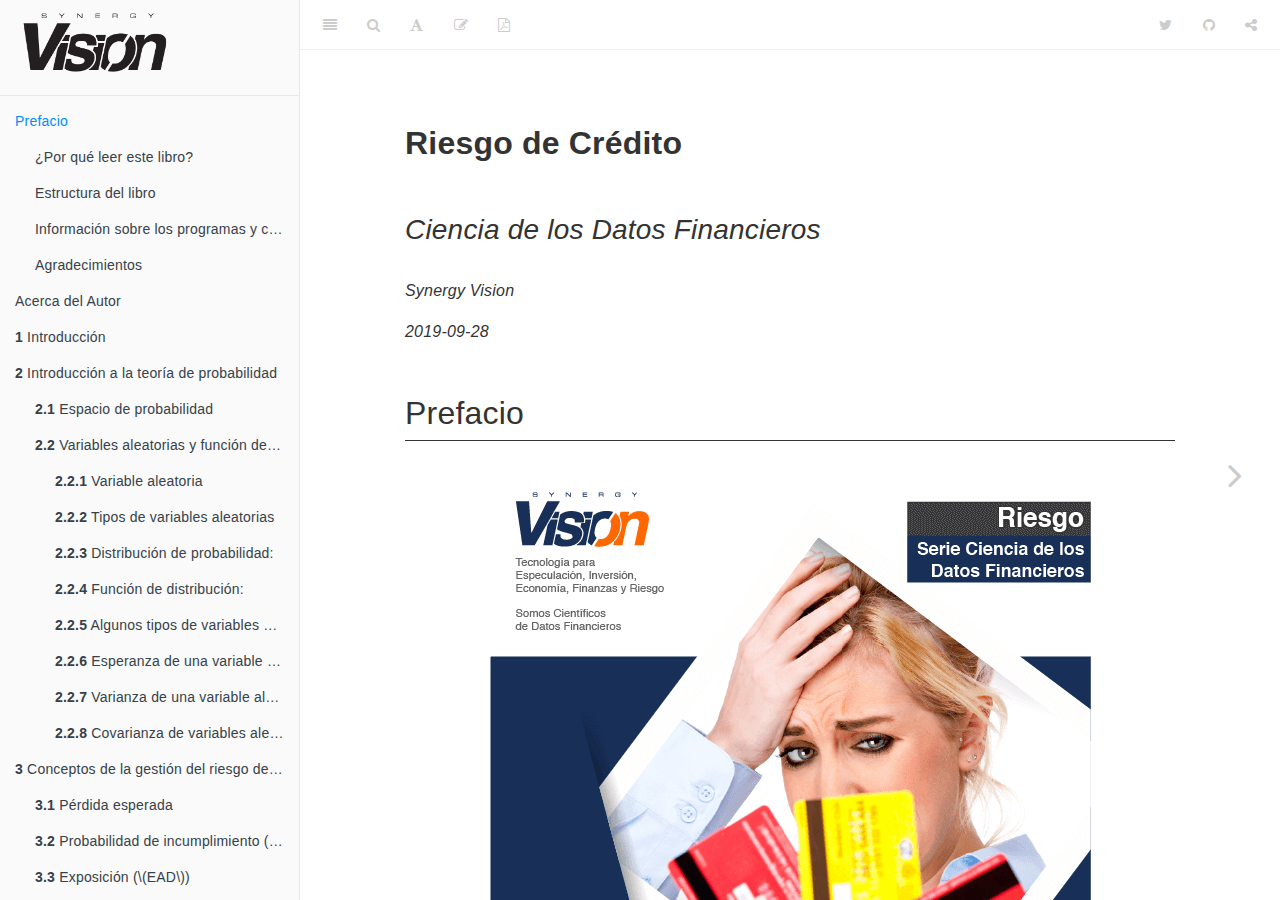
<file: docs/index.html>
<!DOCTYPE html>
<html >

<head>

  <meta charset="UTF-8">
  <meta http-equiv="X-UA-Compatible" content="IE=edge">
  <title>Riesgo de Crédito</title>
  <meta name="description" content="Riesgo de Crédito">
  <meta name="generator" content="bookdown  and GitBook 2.6.7">

  <meta property="og:title" content="Riesgo de Crédito" />
  <meta property="og:type" content="book" />
  <meta property="og:url" content="http://synergy.vision/Riesgo-de-Credito/" />
  <meta property="og:image" content="http://synergy.vision/Riesgo-de-Credito/images/cover.png" />
  
  <meta name="github-repo" content="synergyvision/Riesgo-de-Credito/" />

  <meta name="twitter:card" content="summary" />
  <meta name="twitter:title" content="Riesgo de Crédito" />
  
  
  <meta name="twitter:image" content="http://synergy.vision/Riesgo-de-Credito/images/cover.png" />

<meta name="author" content="Synergy Vision">


<meta name="date" content="2019-09-28">

  <meta name="viewport" content="width=device-width, initial-scale=1">
  <meta name="apple-mobile-web-app-capable" content="yes">
  <meta name="apple-mobile-web-app-status-bar-style" content="black">
  
  

<link rel="next" href="acerca-del-autor.html">
<script src="libs/jquery/jquery.min.js"></script>
<link href="libs/gitbook/css/style.css" rel="stylesheet" />
<link href="libs/gitbook/css/plugin-table.css" rel="stylesheet" />
<link href="libs/gitbook/css/plugin-bookdown.css" rel="stylesheet" />
<link href="libs/gitbook/css/plugin-highlight.css" rel="stylesheet" />
<link href="libs/gitbook/css/plugin-search.css" rel="stylesheet" />
<link href="libs/gitbook/css/plugin-fontsettings.css" rel="stylesheet" />







<script src="https://cdn.datacamp.com/datacamp-light-latest.min.js"></script>



<link rel="stylesheet" href="css/style.css" type="text/css" />
</head>

<body>



  <div class="book without-animation with-summary font-size-2 font-family-1" data-basepath=".">

    <div class="book-summary">
      <nav role="navigation">

<ul class="summary">
<li><a href="./"><img src="images/logovision-black.png" width="160"></img></a></li>

<li class="divider"></li>
<li class="chapter" data-level="" data-path="index.html"><a href="index.html"><i class="fa fa-check"></i>Prefacio</a><ul>
<li class="chapter" data-level="" data-path="index.html"><a href="index.html#por-que-leer-este-libro"><i class="fa fa-check"></i>¿Por qué leer este libro?</a></li>
<li class="chapter" data-level="" data-path="index.html"><a href="index.html#estructura-del-libro"><i class="fa fa-check"></i>Estructura del libro</a></li>
<li class="chapter" data-level="" data-path="index.html"><a href="index.html#informacion-sobre-los-programas-y-convenciones"><i class="fa fa-check"></i>Información sobre los programas y convenciones</a></li>
<li class="chapter" data-level="" data-path="index.html"><a href="index.html#agradecimientos"><i class="fa fa-check"></i>Agradecimientos</a></li>
</ul></li>
<li class="chapter" data-level="" data-path="acerca-del-autor.html"><a href="acerca-del-autor.html"><i class="fa fa-check"></i>Acerca del Autor</a></li>
<li class="chapter" data-level="1" data-path="introduccion.html"><a href="introduccion.html"><i class="fa fa-check"></i><b>1</b> Introducción</a></li>
<li class="chapter" data-level="2" data-path="introduccion-a-la-teoria-de-probabilidad.html"><a href="introduccion-a-la-teoria-de-probabilidad.html"><i class="fa fa-check"></i><b>2</b> Introducción a la teoría de probabilidad</a><ul>
<li class="chapter" data-level="2.1" data-path="introduccion-a-la-teoria-de-probabilidad.html"><a href="introduccion-a-la-teoria-de-probabilidad.html#espacio-de-probabilidad"><i class="fa fa-check"></i><b>2.1</b> Espacio de probabilidad</a></li>
<li class="chapter" data-level="2.2" data-path="introduccion-a-la-teoria-de-probabilidad.html"><a href="introduccion-a-la-teoria-de-probabilidad.html#variables-aleatorias-y-funcion-de-distribucion."><i class="fa fa-check"></i><b>2.2</b> Variables aleatorias y función de distribución.</a><ul>
<li class="chapter" data-level="2.2.1" data-path="introduccion-a-la-teoria-de-probabilidad.html"><a href="introduccion-a-la-teoria-de-probabilidad.html#variable-aleatoria"><i class="fa fa-check"></i><b>2.2.1</b> Variable aleatoria</a></li>
<li class="chapter" data-level="2.2.2" data-path="introduccion-a-la-teoria-de-probabilidad.html"><a href="introduccion-a-la-teoria-de-probabilidad.html#tipos-de-variables-aleatorias"><i class="fa fa-check"></i><b>2.2.2</b> Tipos de variables aleatorias</a></li>
<li class="chapter" data-level="2.2.3" data-path="introduccion-a-la-teoria-de-probabilidad.html"><a href="introduccion-a-la-teoria-de-probabilidad.html#distribucion-de-probabilidad"><i class="fa fa-check"></i><b>2.2.3</b> Distribución de probabilidad:</a></li>
<li class="chapter" data-level="2.2.4" data-path="introduccion-a-la-teoria-de-probabilidad.html"><a href="introduccion-a-la-teoria-de-probabilidad.html#funcion-de-distribucion"><i class="fa fa-check"></i><b>2.2.4</b> Función de distribución:</a></li>
<li class="chapter" data-level="2.2.5" data-path="introduccion-a-la-teoria-de-probabilidad.html"><a href="introduccion-a-la-teoria-de-probabilidad.html#algunos-tipos-de-variables-aleatorias"><i class="fa fa-check"></i><b>2.2.5</b> Algunos tipos de variables aleatorias</a></li>
<li class="chapter" data-level="2.2.6" data-path="introduccion-a-la-teoria-de-probabilidad.html"><a href="introduccion-a-la-teoria-de-probabilidad.html#esperanza-de-una-variable-aleatoria."><i class="fa fa-check"></i><b>2.2.6</b> Esperanza de una variable aleatoria.</a></li>
<li class="chapter" data-level="2.2.7" data-path="introduccion-a-la-teoria-de-probabilidad.html"><a href="introduccion-a-la-teoria-de-probabilidad.html#varianza-de-una-variable-aleatoria."><i class="fa fa-check"></i><b>2.2.7</b> Varianza de una variable aleatoria.</a></li>
<li class="chapter" data-level="2.2.8" data-path="introduccion-a-la-teoria-de-probabilidad.html"><a href="introduccion-a-la-teoria-de-probabilidad.html#covarianza-de-variables-aleatorias."><i class="fa fa-check"></i><b>2.2.8</b> Covarianza de variables aleatorias.</a></li>
</ul></li>
</ul></li>
<li class="chapter" data-level="3" data-path="conceptos-de-la-gestion-del-riesgo-de-credito.html"><a href="conceptos-de-la-gestion-del-riesgo-de-credito.html"><i class="fa fa-check"></i><b>3</b> Conceptos de la gestión del riesgo de crédito</a><ul>
<li class="chapter" data-level="3.1" data-path="conceptos-de-la-gestion-del-riesgo-de-credito.html"><a href="conceptos-de-la-gestion-del-riesgo-de-credito.html#perdida-esperada"><i class="fa fa-check"></i><b>3.1</b> Pérdida esperada</a></li>
<li class="chapter" data-level="3.2" data-path="conceptos-de-la-gestion-del-riesgo-de-credito.html"><a href="conceptos-de-la-gestion-del-riesgo-de-credito.html#probabilidad-de-incumplimiento-dp"><i class="fa fa-check"></i><b>3.2</b> Probabilidad de incumplimiento (DP)</a></li>
<li class="chapter" data-level="3.3" data-path="conceptos-de-la-gestion-del-riesgo-de-credito.html"><a href="conceptos-de-la-gestion-del-riesgo-de-credito.html#exposicion-ead"><i class="fa fa-check"></i><b>3.3</b> Exposición (<span class="math inline">\(EAD\)</span>)</a></li>
<li class="chapter" data-level="3.4" data-path="conceptos-de-la-gestion-del-riesgo-de-credito.html"><a href="conceptos-de-la-gestion-del-riesgo-de-credito.html#perdida-dado-el-incumplimiento-lgd"><i class="fa fa-check"></i><b>3.4</b> Pérdida dado el incumplimiento (<span class="math inline">\(LGD\)</span>)</a></li>
<li class="chapter" data-level="3.5" data-path="conceptos-de-la-gestion-del-riesgo-de-credito.html"><a href="conceptos-de-la-gestion-del-riesgo-de-credito.html#perdida-inesperada-ul"><i class="fa fa-check"></i><b>3.5</b> Pérdida inesperada (<span class="math inline">\(UL\)</span>)</a></li>
<li class="chapter" data-level="3.6" data-path="conceptos-de-la-gestion-del-riesgo-de-credito.html"><a href="conceptos-de-la-gestion-del-riesgo-de-credito.html#capital-economico-o-valor-en-riesgo"><i class="fa fa-check"></i><b>3.6</b> Capital económico o valor en riesgo</a></li>
<li class="chapter" data-level="3.7" data-path="conceptos-de-la-gestion-del-riesgo-de-credito.html"><a href="conceptos-de-la-gestion-del-riesgo-de-credito.html#matriz-de-transicion"><i class="fa fa-check"></i><b>3.7</b> Matriz de transición</a></li>
</ul></li>
<li class="chapter" data-level="4" data-path="scoring-de-credito.html"><a href="scoring-de-credito.html"><i class="fa fa-check"></i><b>4</b> Scoring de credito</a><ul>
<li class="chapter" data-level="4.1" data-path="scoring-de-credito.html"><a href="scoring-de-credito.html#estructura-del-scoring-de-credito"><i class="fa fa-check"></i><b>4.1</b> Estructura del Scoring de Crédito</a><ul>
<li class="chapter" data-level="4.1.1" data-path="scoring-de-credito.html"><a href="scoring-de-credito.html#los-modelos-probit-y-logit."><i class="fa fa-check"></i><b>4.1.1</b> Los modelos probit y logit.</a></li>
<li class="chapter" data-level="4.1.2" data-path="scoring-de-credito.html"><a href="scoring-de-credito.html#interpretacion-del-modelo"><i class="fa fa-check"></i><b>4.1.2</b> Interpretación del modelo</a></li>
<li class="chapter" data-level="4.1.3" data-path="scoring-de-credito.html"><a href="scoring-de-credito.html#relacion-entre-el-score-y-el-riesgo"><i class="fa fa-check"></i><b>4.1.3</b> Relación entre el score y el riesgo</a></li>
<li class="chapter" data-level="4.1.4" data-path="scoring-de-credito.html"><a href="scoring-de-credito.html#uso-de-modelos-lineales-para-la-seleccion-de-variables-metodos-de-busqueda-secuencial."><i class="fa fa-check"></i><b>4.1.4</b> Uso de modelos lineales para la selección de variables (Métodos de búsqueda secuencial).</a></li>
</ul></li>
</ul></li>
<li class="chapter" data-level="5" data-path="creditrisk.html"><a href="creditrisk.html"><i class="fa fa-check"></i><b>5</b> CreditRisk+</a><ul>
<li class="chapter" data-level="5.1" data-path="creditrisk.html"><a href="creditrisk.html#la-distribucion-del-numero-de-incumplimientos-con-probabilidades-de-impago-fijas."><i class="fa fa-check"></i><b>5.1</b> La distribución del número de incumplimientos con probabilidades de impago fijas.</a></li>
<li class="chapter" data-level="5.2" data-path="creditrisk.html"><a href="creditrisk.html#la-agrupacion-por-bandas-de-exposicion-las-perdidas"><i class="fa fa-check"></i><b>5.2</b> La agrupación por bandas de exposición las pérdidas</a></li>
<li class="chapter" data-level="5.3" data-path="creditrisk.html"><a href="creditrisk.html#la-determinacion-de-la-distribucion-de-perdidas-de-la-cartera."><i class="fa fa-check"></i><b>5.3</b> La determinación de la <em>distribución de pérdidas</em> de la cartera.</a></li>
<li class="chapter" data-level="5.4" data-path="creditrisk.html"><a href="creditrisk.html#obteniendo-la-distribucion-de-las-perdidas"><i class="fa fa-check"></i><b>5.4</b> Obteniendo la distribución de las pérdidas</a></li>
<li class="chapter" data-level="5.5" data-path="creditrisk.html"><a href="creditrisk.html#obtencion-del-var"><i class="fa fa-check"></i><b>5.5</b> Obtención del VaR</a></li>
</ul></li>
<li class="chapter" data-level="6" data-path="creditmetrics.html"><a href="creditmetrics.html"><i class="fa fa-check"></i><b>6</b> CreditMetrics</a><ul>
<li class="chapter" data-level="6.1" data-path="creditmetrics.html"><a href="creditmetrics.html#elementos-que-usa-credimetrics"><i class="fa fa-check"></i><b>6.1</b> Elementos que usa <strong>Credimetrics</strong></a></li>
<li class="chapter" data-level="6.2" data-path="creditmetrics.html"><a href="creditmetrics.html#el-caso-de-un-solo-credito"><i class="fa fa-check"></i><b>6.2</b> El caso de un solo crédito</a><ul>
<li class="chapter" data-level="6.2.1" data-path="creditmetrics.html"><a href="creditmetrics.html#ejemplo-1"><i class="fa fa-check"></i><b>6.2.1</b> Ejemplo 1</a></li>
<li class="chapter" data-level="6.2.2" data-path="creditmetrics.html"><a href="creditmetrics.html#ejemplo-2"><i class="fa fa-check"></i><b>6.2.2</b> Ejemplo 2</a></li>
</ul></li>
<li class="chapter" data-level="6.3" data-path="creditmetrics.html"><a href="creditmetrics.html#cartera-de-dos-de-creditos-con-probabilidades-de-transicion-independientes."><i class="fa fa-check"></i><b>6.3</b> Cartera de dos de créditos con probabilidades de transición independientes.</a><ul>
<li class="chapter" data-level="6.3.1" data-path="creditmetrics.html"><a href="creditmetrics.html#ejemplo-3"><i class="fa fa-check"></i><b>6.3.1</b> Ejemplo 3</a></li>
</ul></li>
<li class="chapter" data-level="6.4" data-path="creditmetrics.html"><a href="creditmetrics.html#aproximacion-de-la-distribucion-de-perdidas-de-una-cartera-con-n-creditos."><i class="fa fa-check"></i><b>6.4</b> Aproximación de la distribución de pérdidas de una cartera con <span class="math inline">\(n\)</span> créditos.</a><ul>
<li class="chapter" data-level="6.4.1" data-path="creditmetrics.html"><a href="creditmetrics.html#simulacion-de-montecarlo"><i class="fa fa-check"></i><b>6.4.1</b> Simulación de MonteCarlo</a></li>
</ul></li>
</ul></li>
<li class="chapter" data-level="7" data-path="manual-tecnico-de-la-aplicacion-vision-creditrisk.html"><a href="manual-tecnico-de-la-aplicacion-vision-creditrisk.html"><i class="fa fa-check"></i><b>7</b> Manual técnico de la aplicación Vision CreditRisk</a><ul>
<li class="chapter" data-level="7.1" data-path="manual-tecnico-de-la-aplicacion-vision-creditrisk.html"><a href="manual-tecnico-de-la-aplicacion-vision-creditrisk.html#presentacion-de-la-aplicacion."><i class="fa fa-check"></i><b>7.1</b> Presentación de la aplicación.</a></li>
<li class="chapter" data-level="7.2" data-path="manual-tecnico-de-la-aplicacion-vision-creditrisk.html"><a href="manual-tecnico-de-la-aplicacion-vision-creditrisk.html#primera-seccion-creditrisk"><i class="fa fa-check"></i><b>7.2</b> Primera sección: CreditRisk+</a><ul>
<li class="chapter" data-level="7.2.1" data-path="manual-tecnico-de-la-aplicacion-vision-creditrisk.html"><a href="manual-tecnico-de-la-aplicacion-vision-creditrisk.html#datos"><i class="fa fa-check"></i><b>7.2.1</b> Datos</a></li>
<li class="chapter" data-level="7.2.2" data-path="manual-tecnico-de-la-aplicacion-vision-creditrisk.html"><a href="manual-tecnico-de-la-aplicacion-vision-creditrisk.html#estadisticos"><i class="fa fa-check"></i><b>7.2.2</b> Estadísticos:</a></li>
<li class="chapter" data-level="7.2.3" data-path="manual-tecnico-de-la-aplicacion-vision-creditrisk.html"><a href="manual-tecnico-de-la-aplicacion-vision-creditrisk.html#seleccion-de-variables"><i class="fa fa-check"></i><b>7.2.3</b> Selección de variables</a></li>
</ul></li>
<li class="chapter" data-level="7.3" data-path="manual-tecnico-de-la-aplicacion-vision-creditrisk.html"><a href="manual-tecnico-de-la-aplicacion-vision-creditrisk.html#perdida-por-incumplimiento"><i class="fa fa-check"></i><b>7.3</b> Pérdida por incumplimiento</a></li>
<li class="chapter" data-level="7.4" data-path="manual-tecnico-de-la-aplicacion-vision-creditrisk.html"><a href="manual-tecnico-de-la-aplicacion-vision-creditrisk.html#score-de-credito."><i class="fa fa-check"></i><b>7.4</b> Score de Crédito.</a><ul>
<li class="chapter" data-level="7.4.1" data-path="manual-tecnico-de-la-aplicacion-vision-creditrisk.html"><a href="manual-tecnico-de-la-aplicacion-vision-creditrisk.html#seleccion-y-resultados-del-modelo"><i class="fa fa-check"></i><b>7.4.1</b> Selección y resultados del modelo</a></li>
<li class="chapter" data-level="7.4.2" data-path="manual-tecnico-de-la-aplicacion-vision-creditrisk.html"><a href="manual-tecnico-de-la-aplicacion-vision-creditrisk.html#score-de-la-cartera-de-credito."><i class="fa fa-check"></i><b>7.4.2</b> Score de la cartera de crédito.</a></li>
<li class="chapter" data-level="7.4.3" data-path="manual-tecnico-de-la-aplicacion-vision-creditrisk.html"><a href="manual-tecnico-de-la-aplicacion-vision-creditrisk.html#proyeccion-a-nuevos-clientes."><i class="fa fa-check"></i><b>7.4.3</b> Proyección a nuevos clientes.</a></li>
</ul></li>
<li class="chapter" data-level="7.5" data-path="manual-tecnico-de-la-aplicacion-vision-creditrisk.html"><a href="manual-tecnico-de-la-aplicacion-vision-creditrisk.html#parametros-y-resultados."><i class="fa fa-check"></i><b>7.5</b> Parametros y resultados.</a><ul>
<li class="chapter" data-level="7.5.1" data-path="manual-tecnico-de-la-aplicacion-vision-creditrisk.html"><a href="manual-tecnico-de-la-aplicacion-vision-creditrisk.html#parametros-iniciales"><i class="fa fa-check"></i><b>7.5.1</b> Parámetros iniciales</a></li>
<li class="chapter" data-level="7.5.2" data-path="manual-tecnico-de-la-aplicacion-vision-creditrisk.html"><a href="manual-tecnico-de-la-aplicacion-vision-creditrisk.html#resultados"><i class="fa fa-check"></i><b>7.5.2</b> Resultados</a></li>
</ul></li>
<li class="chapter" data-level="7.6" data-path="manual-tecnico-de-la-aplicacion-vision-creditrisk.html"><a href="manual-tecnico-de-la-aplicacion-vision-creditrisk.html#stress-testing"><i class="fa fa-check"></i><b>7.6</b> Stress Testing</a></li>
<li class="chapter" data-level="7.7" data-path="manual-tecnico-de-la-aplicacion-vision-creditrisk.html"><a href="manual-tecnico-de-la-aplicacion-vision-creditrisk.html#segunda-seccion-credimetrics"><i class="fa fa-check"></i><b>7.7</b> Segunda sección: Credimetrics</a></li>
<li class="chapter" data-level="7.8" data-path="manual-tecnico-de-la-aplicacion-vision-creditrisk.html"><a href="manual-tecnico-de-la-aplicacion-vision-creditrisk.html#creditos"><i class="fa fa-check"></i><b>7.8</b> Créditos</a></li>
<li class="chapter" data-level="7.9" data-path="manual-tecnico-de-la-aplicacion-vision-creditrisk.html"><a href="manual-tecnico-de-la-aplicacion-vision-creditrisk.html#matriz-de-trancicion"><i class="fa fa-check"></i><b>7.9</b> Matriz de trancición</a><ul>
<li class="chapter" data-level="7.9.1" data-path="manual-tecnico-de-la-aplicacion-vision-creditrisk.html"><a href="manual-tecnico-de-la-aplicacion-vision-creditrisk.html#calculo-de-la-matriz-de-transicion"><i class="fa fa-check"></i><b>7.9.1</b> Cálculo de la matriz de transición</a></li>
<li class="chapter" data-level="7.9.2" data-path="manual-tecnico-de-la-aplicacion-vision-creditrisk.html"><a href="manual-tecnico-de-la-aplicacion-vision-creditrisk.html#selececcion-de-la-matriz-de-transicion"><i class="fa fa-check"></i><b>7.9.2</b> Selecección de la matriz de transición</a></li>
</ul></li>
<li class="chapter" data-level="7.10" data-path="manual-tecnico-de-la-aplicacion-vision-creditrisk.html"><a href="manual-tecnico-de-la-aplicacion-vision-creditrisk.html#perdida-por-clase."><i class="fa fa-check"></i><b>7.10</b> Pérdida por clase.</a><ul>
<li class="chapter" data-level="7.10.1" data-path="manual-tecnico-de-la-aplicacion-vision-creditrisk.html"><a href="manual-tecnico-de-la-aplicacion-vision-creditrisk.html#calculo-de-perdida-esperada"><i class="fa fa-check"></i><b>7.10.1</b> Cálculo de pérdida esperada</a></li>
<li class="chapter" data-level="7.10.2" data-path="manual-tecnico-de-la-aplicacion-vision-creditrisk.html"><a href="manual-tecnico-de-la-aplicacion-vision-creditrisk.html#perdida-esperada-1"><i class="fa fa-check"></i><b>7.10.2</b> Pérdida esperada</a></li>
</ul></li>
<li class="chapter" data-level="7.11" data-path="manual-tecnico-de-la-aplicacion-vision-creditrisk.html"><a href="manual-tecnico-de-la-aplicacion-vision-creditrisk.html#simulacion-y-resultados."><i class="fa fa-check"></i><b>7.11</b> Simulación y resultados.</a></li>
<li class="chapter" data-level="7.12" data-path="manual-tecnico-de-la-aplicacion-vision-creditrisk.html"><a href="manual-tecnico-de-la-aplicacion-vision-creditrisk.html#stress-testing."><i class="fa fa-check"></i><b>7.12</b> Stress Testing.</a></li>
<li class="chapter" data-level="7.13" data-path="manual-tecnico-de-la-aplicacion-vision-creditrisk.html"><a href="manual-tecnico-de-la-aplicacion-vision-creditrisk.html#tercera-seccion-indicadores-contables"><i class="fa fa-check"></i><b>7.13</b> Tercera sección: Indicadores contables</a></li>
<li class="chapter" data-level="7.14" data-path="manual-tecnico-de-la-aplicacion-vision-creditrisk.html"><a href="manual-tecnico-de-la-aplicacion-vision-creditrisk.html#calculo-del-raroc"><i class="fa fa-check"></i><b>7.14</b> Cálculo del RAROC</a><ul>
<li class="chapter" data-level="7.14.1" data-path="manual-tecnico-de-la-aplicacion-vision-creditrisk.html"><a href="manual-tecnico-de-la-aplicacion-vision-creditrisk.html#raroc"><i class="fa fa-check"></i><b>7.14.1</b> RAROC</a></li>
</ul></li>
</ul></li>
<li class="divider"></li>
<li><a href="https://bookdown.org" target="blank">Publicado con bookdown</a></li>

</ul>

      </nav>
    </div>

    <div class="book-body">
      <div class="body-inner">
        <div class="book-header" role="navigation">
          <h1>
            <i class="fa fa-circle-o-notch fa-spin"></i><a href="./">Riesgo de Crédito</a>
          </h1>
        </div>

        <div class="page-wrapper" tabindex="-1" role="main">
          <div class="page-inner">

            <section class="normal" id="section-">
<div id="header">
<h1 class="title">Riesgo de Crédito</h1>
<h2 class="subtitle"><em>Ciencia de los Datos Financieros</em></h2>
<p class="author"><em>Synergy Vision</em></p>
<p class="date"><em>2019-09-28</em></p>
</div>
<div id="prefacio" class="section level1 unnumbered">
<h1>Prefacio</h1>
<p><a href="https://synergy.vision/LibrosInteractivos/" target="_blank"><img src="images/cover.png" style="display: block; margin: auto;" /></a></p>
<p><img src="images/by-nc-sa.png" alt="Creative Commons License" /><br />
La versión en línea de este libro se comparte bajo la licencia <a href="http://creativecommons.org/licenses/by-nc-sa/4.0/">Creative Commons Attribution-NonCommercial-ShareAlike 4.0 International License</a>.</p>
<div id="por-que-leer-este-libro" class="section level2 unnumbered">
<h2>¿Por qué leer este libro?</h2>
<p>En este libro presentamos dos metodologias para la cuantificación del riesgo de crédito: <em>CreditRisk+</em> y <em>CreditMetrics</em>, las cuales tienen cono principal objetivo crear previsiones objetivas que las instituciones financieras logren tener para afrontar momentos de dificultad que sean consecuencia de eventos de impagos de sus clientes.</p>
<p>Ademas, este libro nos ofrece herramientas adicionales tales como el <em>Scoring</em> la cual es una herramienta que nos permite dar una calificación crediticia a las carteras de clientes de las instituciones, lo cual es fundamental en metodologias como la de <em>CreditRisk+</em>.</p>
<p>Este libro tiene la virtud de que el lector no debe poseer un <em>Backgrown</em> e conicimientos matematicos tan profundos para abordarlo, pero se incluye una sección dedicada a los conceptos provenientes de las probabilidades que es de gran valor si se pretende profundizar en el área.</p>
<p>La finalidad final de ese libro es orientar a los especialistas a usar la aplicación web <em>Vision CreditRisk</em>, la cual nos proporciona un ambiento facil y comodo para poder implementar todos los conceptos que veremos en este libro, es por esto que se inclue un capítulo final dedicado a esto.</p>
</div>
<div id="estructura-del-libro" class="section level2 unnumbered">
<h2>Estructura del libro</h2>
<p>Este libro esta estructurado en dos capitulos teóricas, tres capítulos que contemplan las metodologias a usar y un capítulo orientado al uso de la aplicación <em>Vision CreditRisk</em>.</p>
<p>Los capitulos teóricos estan dispuesto para que el lector tengo los conmocimientos mínimos para que pueda obtener el mayor provecho de la informacion que en este texto encontrara, el primer capítulo posee los conceptos teóricos de la teória de probabilidad los cuales son las bases de la mayoría de los métodos existentes para la cuantificación de riesgo de crédito y un segundo capítulo que contiene los conceptos relacionados con el riesgo de crédito los cuales son fundamentales para cualquier analista o especialista que se encuentre dentro de un departamento de riesgo en una institución financiera.</p>
<p>Los capítulos metodologicos nos orientan a las herramientas que usaremos para los propositos practicos que nos interesan, el primero hace referencia a medicion de las probabilidades de que un cliente incumpla sus compromisos de deuda, este tipo de herramientas es conocida como <em>Scoring</em>, el segundo capítulo nos presente la metodología <em>CreditRisk+</em> la cual tiene una visión mas actuarial y el tercer capítulo nos presenta la metodología credimetrics la cual tiene una visión mas estadística y posee un mayor nivel de dificultad con respecto al computo necesario para su aplicación.</p>
<p>El último capítulo como ya se ha mencionado esta orientado al uso correcto de la aplicación <em>Vision CreditRisk</em> la cual aplica las metodologias que se explican en este libro, este capítulo tiene una descripción detallada la cual estra acompañada de imagenes del paso por paso para la obtención de nuestros resultados.</p>
</div>
<div id="informacion-sobre-los-programas-y-convenciones" class="section level2 unnumbered">
<h2>Información sobre los programas y convenciones</h2>
<p>Este libro es posible gracias a una gran cantidad de desarrolladores que contribuyen en la construcción de herramientas para generar documentos enriquecidos e interactivos. En particular al autor de los paquetes Yihui Xie xie2015.</p>
</div>
<div id="agradecimientos" class="section level2 unnumbered">
<h2>Agradecimientos</h2>
<p>A todo el equipo de Synergy Vision que no deja de soñar. Hay que hacer lo que pocos hacen, insistir, insistir hasta alcanzar. Lo más importante es concretar las ideas. La idea es sólo el inicio y solo vale cuando se concreta.</p>

<p class="flushright">
Synergy Vision, Caracas, Venezuela
</p>


</div>
</div>
<script>
(function(i,s,o,g,r,a,m){i['GoogleAnalyticsObject']=r;i[r]=i[r]||function(){
(i[r].q=i[r].q||[]).push(arguments)},i[r].l=1*new Date();a=s.createElement(o),m=s.getElementsByTagName(o)[0];a.async=1;a.src=g;m.parentNode.insertBefore(a,m)})(window,document,'script','https://www.google-analytics.com/analytics.js','ga');
ga('create', 'UA-78759535-1', 'auto');
ga('send', 'pageview');  
</script>
            </section>

          </div>
        </div>
      </div>

<a href="acerca-del-autor.html" class="navigation navigation-next navigation-unique" aria-label="Next page"><i class="fa fa-angle-right"></i></a>
    </div>
  </div>
<script src="libs/gitbook/js/app.min.js"></script>
<script src="libs/gitbook/js/lunr.js"></script>
<script src="libs/gitbook/js/plugin-search.js"></script>
<script src="libs/gitbook/js/plugin-sharing.js"></script>
<script src="libs/gitbook/js/plugin-fontsettings.js"></script>
<script src="libs/gitbook/js/plugin-bookdown.js"></script>
<script src="libs/gitbook/js/jquery.highlight.js"></script>
<script>
gitbook.require(["gitbook"], function(gitbook) {
gitbook.start({
"sharing": {
"github": true,
"facebook": false,
"twitter": true,
"google": false,
"linkedin": false,
"weibo": false,
"instapaper": false,
"vk": false,
"all": ["facebook", "google", "twitter", "linkedin", "weibo", "instapaper"]
},
"fontsettings": {
"theme": "white",
"family": "sans",
"size": 2
},
"edit": {
"link": "https://github.com/synergyvision/Teoria-de-Portafolio/edit/master/bookdown/index.Rmd",
"text": "Edit"
},
"history": {
"link": null,
"text": null
},
"download": ["Riesgo-de-Credito.pdf"],
"toc": {
"collapse": "none"
}
});
});
</script>

<!-- dynamically load mathjax for compatibility with self-contained -->
<script>
  (function () {
    var script = document.createElement("script");
    script.type = "text/javascript";
    var src = "true";
    if (src === "" || src === "true") src = "https://mathjax.rstudio.com/latest/MathJax.js?config=TeX-MML-AM_CHTML";
    if (location.protocol !== "file:" && /^https?:/.test(src))
      src = src.replace(/^https?:/, '');
    script.src = src;
    document.getElementsByTagName("head")[0].appendChild(script);
  })();
</script>
</body>

</html>
</file>
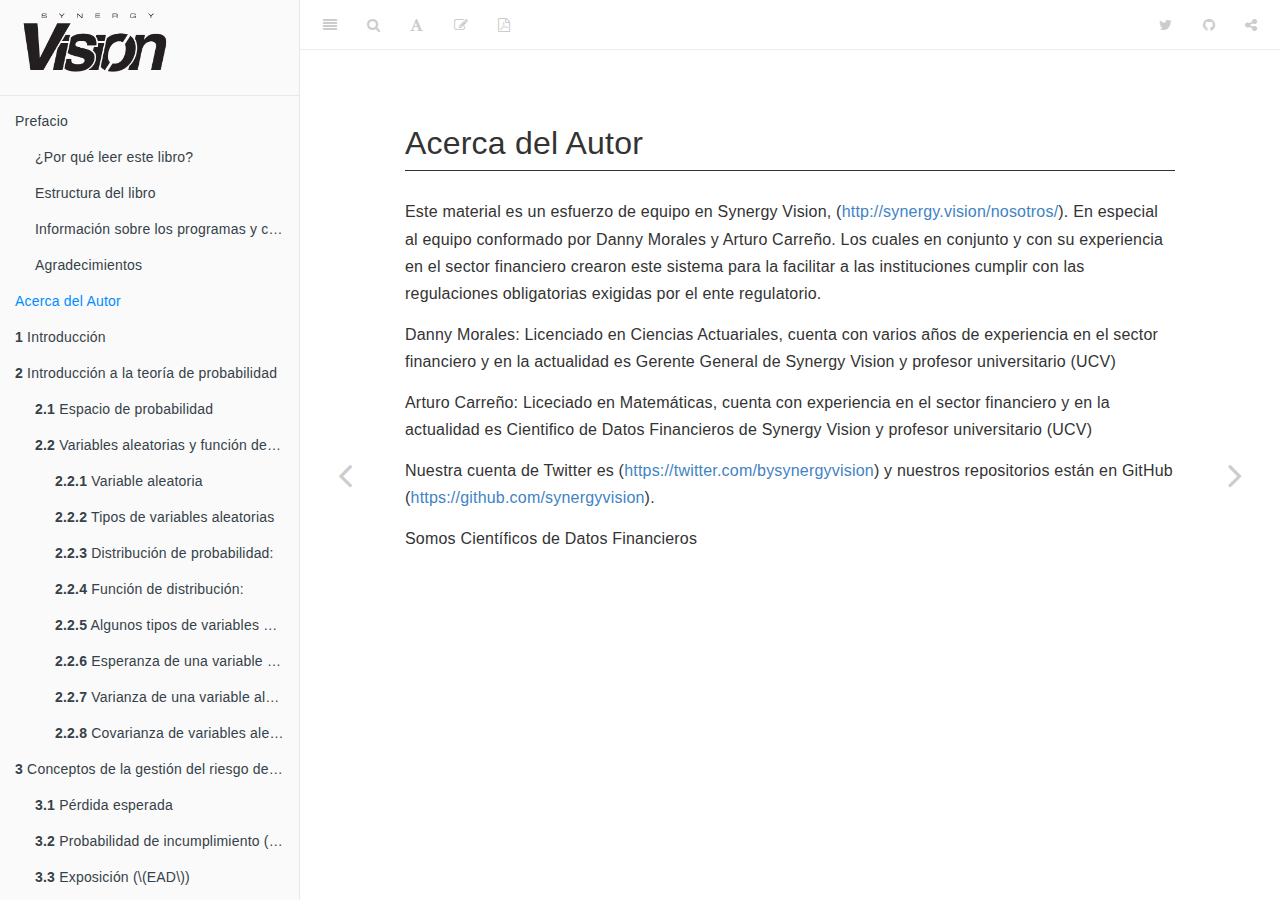
<file: docs/acerca-del-autor.html>
<!DOCTYPE html>
<html >

<head>

  <meta charset="UTF-8">
  <meta http-equiv="X-UA-Compatible" content="IE=edge">
  <title>Acerca del Autor | Riesgo de Crédito</title>
  <meta name="description" content="Acerca del Autor | Riesgo de Crédito>
  <meta name="generator" content="bookdown  and GitBook 2.6.7">

  <meta property="og:title" content="Acerca del Autor | Riesgo de Crédito />
  <meta property="og:type" content="book" />
  <meta property="og:url" content="http://synergy.vision/Riesgo-de-Credito/" />
  <meta property="og:image" content="http://synergy.vision/Riesgo-de-Credito/images/cover.png" />
  
  <meta name="github-repo" content="synergyvision/Riesgo-de-Credito/" />

  <meta name="twitter:card" content="summary" />
  <meta name="twitter:title" content="Acerca del Autor | Riesgo de Crédito />
  
  
  <meta name="twitter:image" content="http://synergy.vision/Riesgo-de-Credito/images/cover.png" />

<meta name="author" content="Synergy Vision">


<meta name="date" content="2019-09-28">

  <meta name="viewport" content="width=device-width, initial-scale=1">
  <meta name="apple-mobile-web-app-capable" content="yes">
  <meta name="apple-mobile-web-app-status-bar-style" content="black">
  
  
<link rel="prev" href="index.html">
<link rel="next" href="introduccion.html">
<script src="libs/jquery-2.2.3/jquery.min.js"></script>
<link href="libs/gitbook-2.6.7/css/style.css" rel="stylesheet" />
<link href="libs/gitbook-2.6.7/css/plugin-table.css" rel="stylesheet" />
<link href="libs/gitbook-2.6.7/css/plugin-bookdown.css" rel="stylesheet" />
<link href="libs/gitbook-2.6.7/css/plugin-highlight.css" rel="stylesheet" />
<link href="libs/gitbook-2.6.7/css/plugin-search.css" rel="stylesheet" />
<link href="libs/gitbook-2.6.7/css/plugin-fontsettings.css" rel="stylesheet" />







<script src="https://cdn.datacamp.com/datacamp-light-latest.min.js"></script>



<link rel="stylesheet" href="css/style.css" type="text/css" />
</head>

<body>



  <div class="book without-animation with-summary font-size-2 font-family-1" data-basepath=".">

    <div class="book-summary">
      <nav role="navigation">

<ul class="summary">
<li><a href="./"><img src="images/logovision-black.png" width="160"></img></a></li>

<li class="divider"></li>
<li class="chapter" data-level="" data-path="index.html"><a href="index.html"><i class="fa fa-check"></i>Prefacio</a><ul>
<li class="chapter" data-level="" data-path="index.html"><a href="index.html#por-que-leer-este-libro"><i class="fa fa-check"></i>¿Por qué leer este libro?</a></li>
<li class="chapter" data-level="" data-path="index.html"><a href="index.html#estructura-del-libro"><i class="fa fa-check"></i>Estructura del libro</a></li>
<li class="chapter" data-level="" data-path="index.html"><a href="index.html#informacion-sobre-los-programas-y-convenciones"><i class="fa fa-check"></i>Información sobre los programas y convenciones</a></li>
<li class="chapter" data-level="" data-path="index.html"><a href="index.html#agradecimientos"><i class="fa fa-check"></i>Agradecimientos</a></li>
</ul></li>
<li class="chapter" data-level="" data-path="acerca-del-autor.html"><a href="acerca-del-autor.html"><i class="fa fa-check"></i>Acerca del Autor</a></li>
<li class="chapter" data-level="1" data-path="introduccion.html"><a href="introduccion.html"><i class="fa fa-check"></i><b>1</b> Introducción</a></li>
<li class="chapter" data-level="2" data-path="introduccion-a-la-teoria-de-probabilidad.html"><a href="introduccion-a-la-teoria-de-probabilidad.html"><i class="fa fa-check"></i><b>2</b> Introducción a la teoría de probabilidad</a><ul>
<li class="chapter" data-level="2.1" data-path="introduccion-a-la-teoria-de-probabilidad.html"><a href="introduccion-a-la-teoria-de-probabilidad.html#espacio-de-probabilidad"><i class="fa fa-check"></i><b>2.1</b> Espacio de probabilidad</a></li>
<li class="chapter" data-level="2.2" data-path="introduccion-a-la-teoria-de-probabilidad.html"><a href="introduccion-a-la-teoria-de-probabilidad.html#variables-aleatorias-y-funcion-de-distribucion."><i class="fa fa-check"></i><b>2.2</b> Variables aleatorias y función de distribución.</a><ul>
<li class="chapter" data-level="2.2.1" data-path="introduccion-a-la-teoria-de-probabilidad.html"><a href="introduccion-a-la-teoria-de-probabilidad.html#variable-aleatoria"><i class="fa fa-check"></i><b>2.2.1</b> Variable aleatoria</a></li>
<li class="chapter" data-level="2.2.2" data-path="introduccion-a-la-teoria-de-probabilidad.html"><a href="introduccion-a-la-teoria-de-probabilidad.html#tipos-de-variables-aleatorias"><i class="fa fa-check"></i><b>2.2.2</b> Tipos de variables aleatorias</a></li>
<li class="chapter" data-level="2.2.3" data-path="introduccion-a-la-teoria-de-probabilidad.html"><a href="introduccion-a-la-teoria-de-probabilidad.html#distribucion-de-probabilidad"><i class="fa fa-check"></i><b>2.2.3</b> Distribución de probabilidad:</a></li>
<li class="chapter" data-level="2.2.4" data-path="introduccion-a-la-teoria-de-probabilidad.html"><a href="introduccion-a-la-teoria-de-probabilidad.html#funcion-de-distribucion"><i class="fa fa-check"></i><b>2.2.4</b> Función de distribución:</a></li>
<li class="chapter" data-level="2.2.5" data-path="introduccion-a-la-teoria-de-probabilidad.html"><a href="introduccion-a-la-teoria-de-probabilidad.html#algunos-tipos-de-variables-aleatorias"><i class="fa fa-check"></i><b>2.2.5</b> Algunos tipos de variables aleatorias</a></li>
<li class="chapter" data-level="2.2.6" data-path="introduccion-a-la-teoria-de-probabilidad.html"><a href="introduccion-a-la-teoria-de-probabilidad.html#esperanza-de-una-variable-aleatoria."><i class="fa fa-check"></i><b>2.2.6</b> Esperanza de una variable aleatoria.</a></li>
<li class="chapter" data-level="2.2.7" data-path="introduccion-a-la-teoria-de-probabilidad.html"><a href="introduccion-a-la-teoria-de-probabilidad.html#varianza-de-una-variable-aleatoria."><i class="fa fa-check"></i><b>2.2.7</b> Varianza de una variable aleatoria.</a></li>
<li class="chapter" data-level="2.2.8" data-path="introduccion-a-la-teoria-de-probabilidad.html"><a href="introduccion-a-la-teoria-de-probabilidad.html#covarianza-de-variables-aleatorias."><i class="fa fa-check"></i><b>2.2.8</b> Covarianza de variables aleatorias.</a></li>
</ul></li>
</ul></li>
<li class="chapter" data-level="3" data-path="conceptos-de-la-gestion-del-riesgo-de-credito.html"><a href="conceptos-de-la-gestion-del-riesgo-de-credito.html"><i class="fa fa-check"></i><b>3</b> Conceptos de la gestión del riesgo de crédito</a><ul>
<li class="chapter" data-level="3.1" data-path="conceptos-de-la-gestion-del-riesgo-de-credito.html"><a href="conceptos-de-la-gestion-del-riesgo-de-credito.html#perdida-esperada"><i class="fa fa-check"></i><b>3.1</b> Pérdida esperada</a></li>
<li class="chapter" data-level="3.2" data-path="conceptos-de-la-gestion-del-riesgo-de-credito.html"><a href="conceptos-de-la-gestion-del-riesgo-de-credito.html#probabilidad-de-incumplimiento-dp"><i class="fa fa-check"></i><b>3.2</b> Probabilidad de incumplimiento (DP)</a></li>
<li class="chapter" data-level="3.3" data-path="conceptos-de-la-gestion-del-riesgo-de-credito.html"><a href="conceptos-de-la-gestion-del-riesgo-de-credito.html#exposicion-ead"><i class="fa fa-check"></i><b>3.3</b> Exposición (<span class="math inline">\(EAD\)</span>)</a></li>
<li class="chapter" data-level="3.4" data-path="conceptos-de-la-gestion-del-riesgo-de-credito.html"><a href="conceptos-de-la-gestion-del-riesgo-de-credito.html#perdida-dado-el-incumplimiento-lgd"><i class="fa fa-check"></i><b>3.4</b> Pérdida dado el incumplimiento (<span class="math inline">\(LGD\)</span>)</a></li>
<li class="chapter" data-level="3.5" data-path="conceptos-de-la-gestion-del-riesgo-de-credito.html"><a href="conceptos-de-la-gestion-del-riesgo-de-credito.html#perdida-inesperada-ul"><i class="fa fa-check"></i><b>3.5</b> Pérdida inesperada (<span class="math inline">\(UL\)</span>)</a></li>
<li class="chapter" data-level="3.6" data-path="conceptos-de-la-gestion-del-riesgo-de-credito.html"><a href="conceptos-de-la-gestion-del-riesgo-de-credito.html#capital-economico-o-valor-en-riesgo"><i class="fa fa-check"></i><b>3.6</b> Capital económico o valor en riesgo</a></li>
<li class="chapter" data-level="3.7" data-path="conceptos-de-la-gestion-del-riesgo-de-credito.html"><a href="conceptos-de-la-gestion-del-riesgo-de-credito.html#matriz-de-transicion"><i class="fa fa-check"></i><b>3.7</b> Matriz de transición</a></li>
</ul></li>
<li class="chapter" data-level="4" data-path="scoring-de-credito.html"><a href="scoring-de-credito.html"><i class="fa fa-check"></i><b>4</b> Scoring de credito</a><ul>
<li class="chapter" data-level="4.1" data-path="scoring-de-credito.html"><a href="scoring-de-credito.html#estructura-del-scoring-de-credito"><i class="fa fa-check"></i><b>4.1</b> Estructura del Scoring de Crédito</a><ul>
<li class="chapter" data-level="4.1.1" data-path="scoring-de-credito.html"><a href="scoring-de-credito.html#los-modelos-probit-y-logit."><i class="fa fa-check"></i><b>4.1.1</b> Los modelos probit y logit.</a></li>
<li class="chapter" data-level="4.1.2" data-path="scoring-de-credito.html"><a href="scoring-de-credito.html#interpretacion-del-modelo"><i class="fa fa-check"></i><b>4.1.2</b> Interpretación del modelo</a></li>
<li class="chapter" data-level="4.1.3" data-path="scoring-de-credito.html"><a href="scoring-de-credito.html#relacion-entre-el-score-y-el-riesgo"><i class="fa fa-check"></i><b>4.1.3</b> Relación entre el score y el riesgo</a></li>
<li class="chapter" data-level="4.1.4" data-path="scoring-de-credito.html"><a href="scoring-de-credito.html#uso-de-modelos-lineales-para-la-seleccion-de-variables-metodos-de-busqueda-secuencial."><i class="fa fa-check"></i><b>4.1.4</b> Uso de modelos lineales para la selección de variables (Métodos de búsqueda secuencial).</a></li>
</ul></li>
</ul></li>
<li class="chapter" data-level="5" data-path="creditrisk.html"><a href="creditrisk.html"><i class="fa fa-check"></i><b>5</b> CreditRisk+</a><ul>
<li class="chapter" data-level="5.1" data-path="creditrisk.html"><a href="creditrisk.html#la-distribucion-del-numero-de-incumplimientos-con-probabilidades-de-impago-fijas."><i class="fa fa-check"></i><b>5.1</b> La distribución del número de incumplimientos con probabilidades de impago fijas.</a></li>
<li class="chapter" data-level="5.2" data-path="creditrisk.html"><a href="creditrisk.html#la-agrupacion-por-bandas-de-exposicion-las-perdidas"><i class="fa fa-check"></i><b>5.2</b> La agrupación por bandas de exposición las pérdidas</a></li>
<li class="chapter" data-level="5.3" data-path="creditrisk.html"><a href="creditrisk.html#la-determinacion-de-la-distribucion-de-perdidas-de-la-cartera."><i class="fa fa-check"></i><b>5.3</b> La determinación de la <em>distribución de pérdidas</em> de la cartera.</a></li>
<li class="chapter" data-level="5.4" data-path="creditrisk.html"><a href="creditrisk.html#obteniendo-la-distribucion-de-las-perdidas"><i class="fa fa-check"></i><b>5.4</b> Obteniendo la distribución de las pérdidas</a></li>
<li class="chapter" data-level="5.5" data-path="creditrisk.html"><a href="creditrisk.html#obtencion-del-var"><i class="fa fa-check"></i><b>5.5</b> Obtención del VaR</a></li>
</ul></li>
<li class="chapter" data-level="6" data-path="creditmetrics.html"><a href="creditmetrics.html"><i class="fa fa-check"></i><b>6</b> CreditMetrics</a><ul>
<li class="chapter" data-level="6.1" data-path="creditmetrics.html"><a href="creditmetrics.html#elementos-que-usa-credimetrics"><i class="fa fa-check"></i><b>6.1</b> Elementos que usa <strong>Credimetrics</strong></a></li>
<li class="chapter" data-level="6.2" data-path="creditmetrics.html"><a href="creditmetrics.html#el-caso-de-un-solo-credito"><i class="fa fa-check"></i><b>6.2</b> El caso de un solo crédito</a><ul>
<li class="chapter" data-level="6.2.1" data-path="creditmetrics.html"><a href="creditmetrics.html#ejemplo-1"><i class="fa fa-check"></i><b>6.2.1</b> Ejemplo 1</a></li>
<li class="chapter" data-level="6.2.2" data-path="creditmetrics.html"><a href="creditmetrics.html#ejemplo-2"><i class="fa fa-check"></i><b>6.2.2</b> Ejemplo 2</a></li>
</ul></li>
<li class="chapter" data-level="6.3" data-path="creditmetrics.html"><a href="creditmetrics.html#cartera-de-dos-de-creditos-con-probabilidades-de-transicion-independientes."><i class="fa fa-check"></i><b>6.3</b> Cartera de dos de créditos con probabilidades de transición independientes.</a><ul>
<li class="chapter" data-level="6.3.1" data-path="creditmetrics.html"><a href="creditmetrics.html#ejemplo-3"><i class="fa fa-check"></i><b>6.3.1</b> Ejemplo 3</a></li>
</ul></li>
<li class="chapter" data-level="6.4" data-path="creditmetrics.html"><a href="creditmetrics.html#aproximacion-de-la-distribucion-de-perdidas-de-una-cartera-con-n-creditos."><i class="fa fa-check"></i><b>6.4</b> Aproximación de la distribución de pérdidas de una cartera con <span class="math inline">\(n\)</span> créditos.</a><ul>
<li class="chapter" data-level="6.4.1" data-path="creditmetrics.html"><a href="creditmetrics.html#simulacion-de-montecarlo"><i class="fa fa-check"></i><b>6.4.1</b> Simulación de MonteCarlo</a></li>
</ul></li>
</ul></li>
<li class="chapter" data-level="7" data-path="manual-tecnico-de-la-aplicacion-vision-creditrisk.html"><a href="manual-tecnico-de-la-aplicacion-vision-creditrisk.html"><i class="fa fa-check"></i><b>7</b> Manual técnico de la aplicación Vision CreditRisk</a><ul>
<li class="chapter" data-level="7.1" data-path="manual-tecnico-de-la-aplicacion-vision-creditrisk.html"><a href="manual-tecnico-de-la-aplicacion-vision-creditrisk.html#presentacion-de-la-aplicacion."><i class="fa fa-check"></i><b>7.1</b> Presentación de la aplicación.</a></li>
<li class="chapter" data-level="7.2" data-path="manual-tecnico-de-la-aplicacion-vision-creditrisk.html"><a href="manual-tecnico-de-la-aplicacion-vision-creditrisk.html#primera-seccion-creditrisk"><i class="fa fa-check"></i><b>7.2</b> Primera sección: CreditRisk+</a><ul>
<li class="chapter" data-level="7.2.1" data-path="manual-tecnico-de-la-aplicacion-vision-creditrisk.html"><a href="manual-tecnico-de-la-aplicacion-vision-creditrisk.html#datos"><i class="fa fa-check"></i><b>7.2.1</b> Datos</a></li>
<li class="chapter" data-level="7.2.2" data-path="manual-tecnico-de-la-aplicacion-vision-creditrisk.html"><a href="manual-tecnico-de-la-aplicacion-vision-creditrisk.html#estadisticos"><i class="fa fa-check"></i><b>7.2.2</b> Estadísticos:</a></li>
<li class="chapter" data-level="7.2.3" data-path="manual-tecnico-de-la-aplicacion-vision-creditrisk.html"><a href="manual-tecnico-de-la-aplicacion-vision-creditrisk.html#seleccion-de-variables"><i class="fa fa-check"></i><b>7.2.3</b> Selección de variables</a></li>
</ul></li>
<li class="chapter" data-level="7.3" data-path="manual-tecnico-de-la-aplicacion-vision-creditrisk.html"><a href="manual-tecnico-de-la-aplicacion-vision-creditrisk.html#perdida-por-incumplimiento"><i class="fa fa-check"></i><b>7.3</b> Pérdida por incumplimiento</a></li>
<li class="chapter" data-level="7.4" data-path="manual-tecnico-de-la-aplicacion-vision-creditrisk.html"><a href="manual-tecnico-de-la-aplicacion-vision-creditrisk.html#score-de-credito."><i class="fa fa-check"></i><b>7.4</b> Score de Crédito.</a><ul>
<li class="chapter" data-level="7.4.1" data-path="manual-tecnico-de-la-aplicacion-vision-creditrisk.html"><a href="manual-tecnico-de-la-aplicacion-vision-creditrisk.html#seleccion-y-resultados-del-modelo"><i class="fa fa-check"></i><b>7.4.1</b> Selección y resultados del modelo</a></li>
<li class="chapter" data-level="7.4.2" data-path="manual-tecnico-de-la-aplicacion-vision-creditrisk.html"><a href="manual-tecnico-de-la-aplicacion-vision-creditrisk.html#score-de-la-cartera-de-credito."><i class="fa fa-check"></i><b>7.4.2</b> Score de la cartera de crédito.</a></li>
<li class="chapter" data-level="7.4.3" data-path="manual-tecnico-de-la-aplicacion-vision-creditrisk.html"><a href="manual-tecnico-de-la-aplicacion-vision-creditrisk.html#proyeccion-a-nuevos-clientes."><i class="fa fa-check"></i><b>7.4.3</b> Proyección a nuevos clientes.</a></li>
</ul></li>
<li class="chapter" data-level="7.5" data-path="manual-tecnico-de-la-aplicacion-vision-creditrisk.html"><a href="manual-tecnico-de-la-aplicacion-vision-creditrisk.html#parametros-y-resultados."><i class="fa fa-check"></i><b>7.5</b> Parametros y resultados.</a><ul>
<li class="chapter" data-level="7.5.1" data-path="manual-tecnico-de-la-aplicacion-vision-creditrisk.html"><a href="manual-tecnico-de-la-aplicacion-vision-creditrisk.html#parametros-iniciales"><i class="fa fa-check"></i><b>7.5.1</b> Parámetros iniciales</a></li>
<li class="chapter" data-level="7.5.2" data-path="manual-tecnico-de-la-aplicacion-vision-creditrisk.html"><a href="manual-tecnico-de-la-aplicacion-vision-creditrisk.html#resultados"><i class="fa fa-check"></i><b>7.5.2</b> Resultados</a></li>
</ul></li>
<li class="chapter" data-level="7.6" data-path="manual-tecnico-de-la-aplicacion-vision-creditrisk.html"><a href="manual-tecnico-de-la-aplicacion-vision-creditrisk.html#stress-testing"><i class="fa fa-check"></i><b>7.6</b> Stress Testing</a></li>
<li class="chapter" data-level="7.7" data-path="manual-tecnico-de-la-aplicacion-vision-creditrisk.html"><a href="manual-tecnico-de-la-aplicacion-vision-creditrisk.html#segunda-seccion-credimetrics"><i class="fa fa-check"></i><b>7.7</b> Segunda sección: Credimetrics</a></li>
<li class="chapter" data-level="7.8" data-path="manual-tecnico-de-la-aplicacion-vision-creditrisk.html"><a href="manual-tecnico-de-la-aplicacion-vision-creditrisk.html#creditos"><i class="fa fa-check"></i><b>7.8</b> Créditos</a></li>
<li class="chapter" data-level="7.9" data-path="manual-tecnico-de-la-aplicacion-vision-creditrisk.html"><a href="manual-tecnico-de-la-aplicacion-vision-creditrisk.html#matriz-de-trancicion"><i class="fa fa-check"></i><b>7.9</b> Matriz de trancición</a><ul>
<li class="chapter" data-level="7.9.1" data-path="manual-tecnico-de-la-aplicacion-vision-creditrisk.html"><a href="manual-tecnico-de-la-aplicacion-vision-creditrisk.html#calculo-de-la-matriz-de-transicion"><i class="fa fa-check"></i><b>7.9.1</b> Cálculo de la matriz de transición</a></li>
<li class="chapter" data-level="7.9.2" data-path="manual-tecnico-de-la-aplicacion-vision-creditrisk.html"><a href="manual-tecnico-de-la-aplicacion-vision-creditrisk.html#selececcion-de-la-matriz-de-transicion"><i class="fa fa-check"></i><b>7.9.2</b> Selecección de la matriz de transición</a></li>
</ul></li>
<li class="chapter" data-level="7.10" data-path="manual-tecnico-de-la-aplicacion-vision-creditrisk.html"><a href="manual-tecnico-de-la-aplicacion-vision-creditrisk.html#perdida-por-clase."><i class="fa fa-check"></i><b>7.10</b> Pérdida por clase.</a><ul>
<li class="chapter" data-level="7.10.1" data-path="manual-tecnico-de-la-aplicacion-vision-creditrisk.html"><a href="manual-tecnico-de-la-aplicacion-vision-creditrisk.html#calculo-de-perdida-esperada"><i class="fa fa-check"></i><b>7.10.1</b> Cálculo de pérdida esperada</a></li>
<li class="chapter" data-level="7.10.2" data-path="manual-tecnico-de-la-aplicacion-vision-creditrisk.html"><a href="manual-tecnico-de-la-aplicacion-vision-creditrisk.html#perdida-esperada-1"><i class="fa fa-check"></i><b>7.10.2</b> Pérdida esperada</a></li>
</ul></li>
<li class="chapter" data-level="7.11" data-path="manual-tecnico-de-la-aplicacion-vision-creditrisk.html"><a href="manual-tecnico-de-la-aplicacion-vision-creditrisk.html#simulacion-y-resultados."><i class="fa fa-check"></i><b>7.11</b> Simulación y resultados.</a></li>
<li class="chapter" data-level="7.12" data-path="manual-tecnico-de-la-aplicacion-vision-creditrisk.html"><a href="manual-tecnico-de-la-aplicacion-vision-creditrisk.html#stress-testing."><i class="fa fa-check"></i><b>7.12</b> Stress Testing.</a></li>
<li class="chapter" data-level="7.13" data-path="manual-tecnico-de-la-aplicacion-vision-creditrisk.html"><a href="manual-tecnico-de-la-aplicacion-vision-creditrisk.html#tercera-seccion-indicadores-contables"><i class="fa fa-check"></i><b>7.13</b> Tercera sección: Indicadores contables</a></li>
<li class="chapter" data-level="7.14" data-path="manual-tecnico-de-la-aplicacion-vision-creditrisk.html"><a href="manual-tecnico-de-la-aplicacion-vision-creditrisk.html#calculo-del-raroc"><i class="fa fa-check"></i><b>7.14</b> Cálculo del RAROC</a><ul>
<li class="chapter" data-level="7.14.1" data-path="manual-tecnico-de-la-aplicacion-vision-creditrisk.html"><a href="manual-tecnico-de-la-aplicacion-vision-creditrisk.html#raroc"><i class="fa fa-check"></i><b>7.14.1</b> RAROC</a></li>
</ul></li>
</ul></li>
<li class="divider"></li>
<li><a href="https://bookdown.org" target="blank">Publicado con bookdown</a></li>

</ul>

      </nav>
    </div>

    <div class="book-body">
      <div class="body-inner">
        <div class="book-header" role="navigation">
          <h1>
            <i class="fa fa-circle-o-notch fa-spin"></i><a href="./">Riesgo de Crédito</a>
          </h1>
        </div>

        <div class="page-wrapper" tabindex="-1" role="main">
          <div class="page-inner">

            <section class="normal" id="section-">
<div id="acerca-del-autor" class="section level1 unnumbered">
<h1>Acerca del Autor</h1>
<p>Este material es un esfuerzo de equipo en Synergy Vision, (<a href="http://synergy.vision/nosotros/" class="uri">http://synergy.vision/nosotros/</a>). En especial al equipo conformado por Danny Morales y Arturo Carreño. Los cuales en conjunto y con su experiencia en el sector financiero crearon este sistema para la facilitar a las instituciones cumplir con las regulaciones obligatorias exigidas por el ente regulatorio.</p>
<p>Danny Morales: Licenciado en Ciencias Actuariales, cuenta con varios años de experiencia en el sector financiero y en la actualidad es Gerente General de Synergy Vision y profesor universitario (UCV)</p>
<p>Arturo Carreño: Liceciado en Matemáticas, cuenta con experiencia en el sector financiero y en la actualidad es Cientifico de Datos Financieros de Synergy Vision y profesor universitario (UCV)</p>
<p>Nuestra cuenta de Twitter es (<a href="https://twitter.com/bysynergyvision" class="uri">https://twitter.com/bysynergyvision</a>) y nuestros repositorios están en GitHub (<a href="https://github.com/synergyvision" class="uri">https://github.com/synergyvision</a>).</p>
<p><strong>Somos Científicos de Datos Financieros</strong></p>

</div>
<script>
(function(i,s,o,g,r,a,m){i['GoogleAnalyticsObject']=r;i[r]=i[r]||function(){
(i[r].q=i[r].q||[]).push(arguments)},i[r].l=1*new Date();a=s.createElement(o),m=s.getElementsByTagName(o)[0];a.async=1;a.src=g;m.parentNode.insertBefore(a,m)})(window,document,'script','https://www.google-analytics.com/analytics.js','ga');
ga('create', 'UA-78759535-1', 'auto');
ga('send', 'pageview');  
</script>
            </section>

          </div>
        </div>
      </div>
<a href="index.html" class="navigation navigation-prev " aria-label="Previous page"><i class="fa fa-angle-left"></i></a>
<a href="introduccion.html" class="navigation navigation-next " aria-label="Next page"><i class="fa fa-angle-right"></i></a>
    </div>
  </div>
<script src="libs/gitbook-2.6.7/js/app.min.js"></script>
<script src="libs/gitbook-2.6.7/js/lunr.js"></script>
<script src="libs/gitbook-2.6.7/js/plugin-search.js"></script>
<script src="libs/gitbook-2.6.7/js/plugin-sharing.js"></script>
<script src="libs/gitbook-2.6.7/js/plugin-fontsettings.js"></script>
<script src="libs/gitbook-2.6.7/js/plugin-bookdown.js"></script>
<script src="libs/gitbook-2.6.7/js/jquery.highlight.js"></script>
<script>
gitbook.require(["gitbook"], function(gitbook) {
gitbook.start({
"sharing": {
"github": true,
"facebook": false,
"twitter": true,
"google": false,
"linkedin": false,
"weibo": false,
"instapaper": false,
"vk": false,
"all": ["facebook", "google", "twitter", "linkedin", "weibo", "instapaper"]
},
"fontsettings": {
"theme": "white",
"family": "sans",
"size": 2
},
"edit": {
"link": "https://github.com/synergyvision/Teoria-de-Portafolio/edit/master/bookdown/000-author.Rmd",
"text": "Edit"
},
"history": {
"link": null,
"text": null
},
"download": ["Riesgo-de-Credito.pdf"],
"toc": {
"collapse": "none"
}
});
});
</script>

<!-- dynamically load mathjax for compatibility with self-contained -->
<script>
  (function () {
    var script = document.createElement("script");
    script.type = "text/javascript";
    var src = "true";
    if (src === "" || src === "true") src = "https://mathjax.rstudio.com/latest/MathJax.js?config=TeX-MML-AM_CHTML";
    if (location.protocol !== "file:" && /^https?:/.test(src))
      src = src.replace(/^https?:/, '');
    script.src = src;
    document.getElementsByTagName("head")[0].appendChild(script);
  })();
</script>
</body>

</html>
</file>
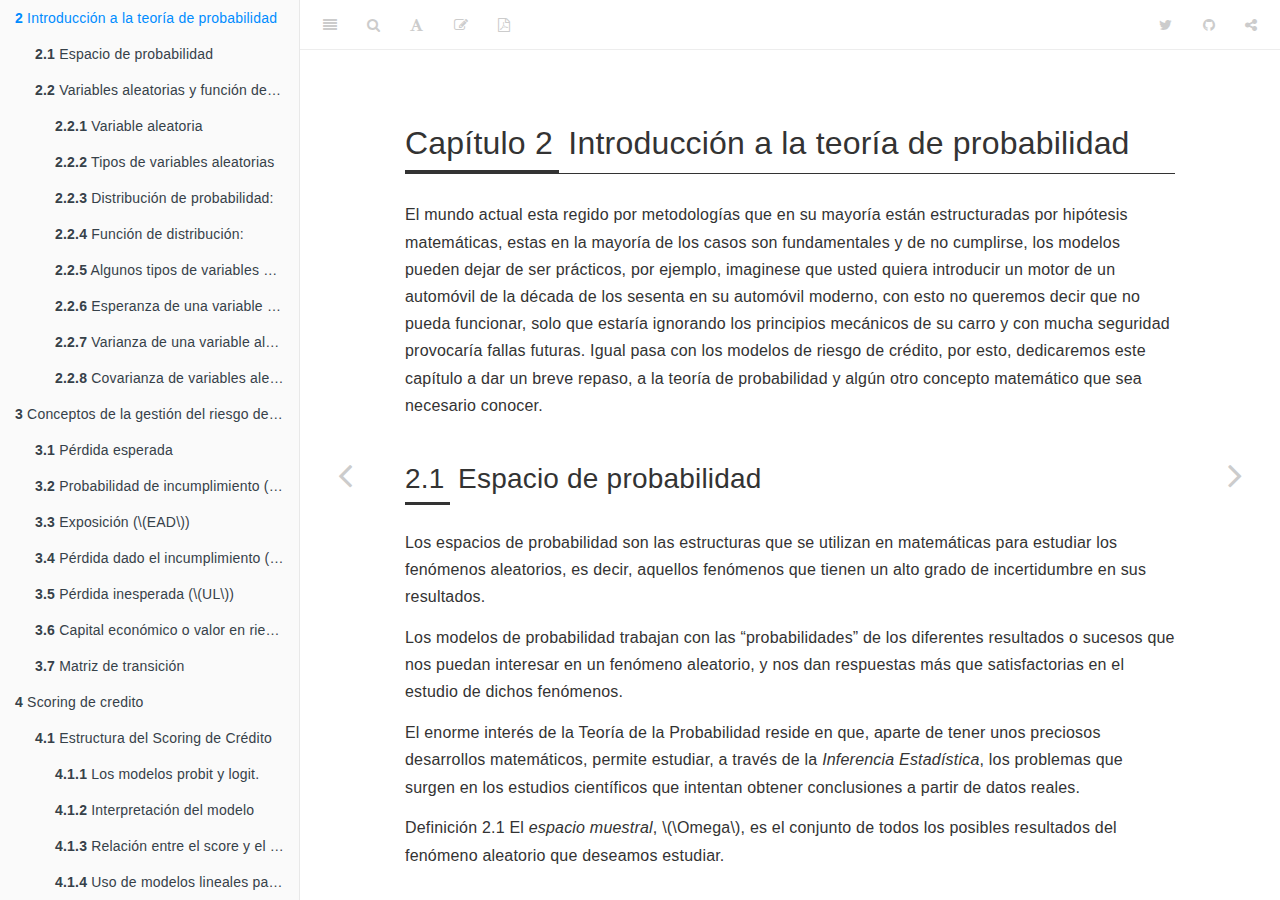
<file: docs/introduccion-a-la-teoria-de-probabilidad.html>
<!DOCTYPE html>
<html >

<head>

  <meta charset="UTF-8">
  <meta http-equiv="X-UA-Compatible" content="IE=edge">
  <title>Capítulo 2 Introducción a la teoría de probabilidad | Riesgo de Crédito</title>
  <meta name="description" content="Capítulo 2 Introducción a la teoría de probabilidad | Riesgo de Crédito>
  <meta name="generator" content="bookdown  and GitBook 2.6.7">

  <meta property="og:title" content="Capítulo 2 Introducción a la teoría de probabilidad | Riesgo de Crédito />
  <meta property="og:type" content="book" />
  <meta property="og:url" content="http://synergy.vision/Riesgo-de-Credito/" />
  <meta property="og:image" content="http://synergy.vision/Riesgo-de-Credito/images/cover.png" />
  
  <meta name="github-repo" content="synergyvision/Riesgo-de-Credito/" />

  <meta name="twitter:card" content="summary" />
  <meta name="twitter:title" content="Capítulo 2 Introducción a la teoría de probabilidad | Riesgo de Crédito />
  
  
  <meta name="twitter:image" content="http://synergy.vision/Riesgo-de-Credito/images/cover.png" />

<meta name="author" content="Synergy Vision">


<meta name="date" content="2019-09-28">

  <meta name="viewport" content="width=device-width, initial-scale=1">
  <meta name="apple-mobile-web-app-capable" content="yes">
  <meta name="apple-mobile-web-app-status-bar-style" content="black">
  
  
<link rel="prev" href="introduccion.html">
<link rel="next" href="conceptos-de-la-gestion-del-riesgo-de-credito.html">
<script src="libs/jquery/jquery.min.js"></script>
<link href="libs/gitbook/css/style.css" rel="stylesheet" />
<link href="libs/gitbook/css/plugin-table.css" rel="stylesheet" />
<link href="libs/gitbook/css/plugin-bookdown.css" rel="stylesheet" />
<link href="libs/gitbook/css/plugin-highlight.css" rel="stylesheet" />
<link href="libs/gitbook/css/plugin-search.css" rel="stylesheet" />
<link href="libs/gitbook/css/plugin-fontsettings.css" rel="stylesheet" />







<script src="https://cdn.datacamp.com/datacamp-light-latest.min.js"></script>



<link rel="stylesheet" href="css/style.css" type="text/css" />
</head>

<body>



  <div class="book without-animation with-summary font-size-2 font-family-1" data-basepath=".">

    <div class="book-summary">
      <nav role="navigation">

<ul class="summary">
<li><a href="./"><img src="images/logovision-black.png" width="160"></img></a></li>

<li class="divider"></li>
<li class="chapter" data-level="" data-path="index.html"><a href="index.html"><i class="fa fa-check"></i>Prefacio</a><ul>
<li class="chapter" data-level="" data-path="index.html"><a href="index.html#por-que-leer-este-libro"><i class="fa fa-check"></i>¿Por qué leer este libro?</a></li>
<li class="chapter" data-level="" data-path="index.html"><a href="index.html#estructura-del-libro"><i class="fa fa-check"></i>Estructura del libro</a></li>
<li class="chapter" data-level="" data-path="index.html"><a href="index.html#informacion-sobre-los-programas-y-convenciones"><i class="fa fa-check"></i>Información sobre los programas y convenciones</a></li>
<li class="chapter" data-level="" data-path="index.html"><a href="index.html#agradecimientos"><i class="fa fa-check"></i>Agradecimientos</a></li>
</ul></li>
<li class="chapter" data-level="" data-path="acerca-del-autor.html"><a href="acerca-del-autor.html"><i class="fa fa-check"></i>Acerca del Autor</a></li>
<li class="chapter" data-level="1" data-path="introduccion.html"><a href="introduccion.html"><i class="fa fa-check"></i><b>1</b> Introducción</a></li>
<li class="chapter" data-level="2" data-path="introduccion-a-la-teoria-de-probabilidad.html"><a href="introduccion-a-la-teoria-de-probabilidad.html"><i class="fa fa-check"></i><b>2</b> Introducción a la teoría de probabilidad</a><ul>
<li class="chapter" data-level="2.1" data-path="introduccion-a-la-teoria-de-probabilidad.html"><a href="introduccion-a-la-teoria-de-probabilidad.html#espacio-de-probabilidad"><i class="fa fa-check"></i><b>2.1</b> Espacio de probabilidad</a></li>
<li class="chapter" data-level="2.2" data-path="introduccion-a-la-teoria-de-probabilidad.html"><a href="introduccion-a-la-teoria-de-probabilidad.html#variables-aleatorias-y-funcion-de-distribucion."><i class="fa fa-check"></i><b>2.2</b> Variables aleatorias y función de distribución.</a><ul>
<li class="chapter" data-level="2.2.1" data-path="introduccion-a-la-teoria-de-probabilidad.html"><a href="introduccion-a-la-teoria-de-probabilidad.html#variable-aleatoria"><i class="fa fa-check"></i><b>2.2.1</b> Variable aleatoria</a></li>
<li class="chapter" data-level="2.2.2" data-path="introduccion-a-la-teoria-de-probabilidad.html"><a href="introduccion-a-la-teoria-de-probabilidad.html#tipos-de-variables-aleatorias"><i class="fa fa-check"></i><b>2.2.2</b> Tipos de variables aleatorias</a></li>
<li class="chapter" data-level="2.2.3" data-path="introduccion-a-la-teoria-de-probabilidad.html"><a href="introduccion-a-la-teoria-de-probabilidad.html#distribucion-de-probabilidad"><i class="fa fa-check"></i><b>2.2.3</b> Distribución de probabilidad:</a></li>
<li class="chapter" data-level="2.2.4" data-path="introduccion-a-la-teoria-de-probabilidad.html"><a href="introduccion-a-la-teoria-de-probabilidad.html#funcion-de-distribucion"><i class="fa fa-check"></i><b>2.2.4</b> Función de distribución:</a></li>
<li class="chapter" data-level="2.2.5" data-path="introduccion-a-la-teoria-de-probabilidad.html"><a href="introduccion-a-la-teoria-de-probabilidad.html#algunos-tipos-de-variables-aleatorias"><i class="fa fa-check"></i><b>2.2.5</b> Algunos tipos de variables aleatorias</a></li>
<li class="chapter" data-level="2.2.6" data-path="introduccion-a-la-teoria-de-probabilidad.html"><a href="introduccion-a-la-teoria-de-probabilidad.html#esperanza-de-una-variable-aleatoria."><i class="fa fa-check"></i><b>2.2.6</b> Esperanza de una variable aleatoria.</a></li>
<li class="chapter" data-level="2.2.7" data-path="introduccion-a-la-teoria-de-probabilidad.html"><a href="introduccion-a-la-teoria-de-probabilidad.html#varianza-de-una-variable-aleatoria."><i class="fa fa-check"></i><b>2.2.7</b> Varianza de una variable aleatoria.</a></li>
<li class="chapter" data-level="2.2.8" data-path="introduccion-a-la-teoria-de-probabilidad.html"><a href="introduccion-a-la-teoria-de-probabilidad.html#covarianza-de-variables-aleatorias."><i class="fa fa-check"></i><b>2.2.8</b> Covarianza de variables aleatorias.</a></li>
</ul></li>
</ul></li>
<li class="chapter" data-level="3" data-path="conceptos-de-la-gestion-del-riesgo-de-credito.html"><a href="conceptos-de-la-gestion-del-riesgo-de-credito.html"><i class="fa fa-check"></i><b>3</b> Conceptos de la gestión del riesgo de crédito</a><ul>
<li class="chapter" data-level="3.1" data-path="conceptos-de-la-gestion-del-riesgo-de-credito.html"><a href="conceptos-de-la-gestion-del-riesgo-de-credito.html#perdida-esperada"><i class="fa fa-check"></i><b>3.1</b> Pérdida esperada</a></li>
<li class="chapter" data-level="3.2" data-path="conceptos-de-la-gestion-del-riesgo-de-credito.html"><a href="conceptos-de-la-gestion-del-riesgo-de-credito.html#probabilidad-de-incumplimiento-dp"><i class="fa fa-check"></i><b>3.2</b> Probabilidad de incumplimiento (DP)</a></li>
<li class="chapter" data-level="3.3" data-path="conceptos-de-la-gestion-del-riesgo-de-credito.html"><a href="conceptos-de-la-gestion-del-riesgo-de-credito.html#exposicion-ead"><i class="fa fa-check"></i><b>3.3</b> Exposición (<span class="math inline">\(EAD\)</span>)</a></li>
<li class="chapter" data-level="3.4" data-path="conceptos-de-la-gestion-del-riesgo-de-credito.html"><a href="conceptos-de-la-gestion-del-riesgo-de-credito.html#perdida-dado-el-incumplimiento-lgd"><i class="fa fa-check"></i><b>3.4</b> Pérdida dado el incumplimiento (<span class="math inline">\(LGD\)</span>)</a></li>
<li class="chapter" data-level="3.5" data-path="conceptos-de-la-gestion-del-riesgo-de-credito.html"><a href="conceptos-de-la-gestion-del-riesgo-de-credito.html#perdida-inesperada-ul"><i class="fa fa-check"></i><b>3.5</b> Pérdida inesperada (<span class="math inline">\(UL\)</span>)</a></li>
<li class="chapter" data-level="3.6" data-path="conceptos-de-la-gestion-del-riesgo-de-credito.html"><a href="conceptos-de-la-gestion-del-riesgo-de-credito.html#capital-economico-o-valor-en-riesgo"><i class="fa fa-check"></i><b>3.6</b> Capital económico o valor en riesgo</a></li>
<li class="chapter" data-level="3.7" data-path="conceptos-de-la-gestion-del-riesgo-de-credito.html"><a href="conceptos-de-la-gestion-del-riesgo-de-credito.html#matriz-de-transicion"><i class="fa fa-check"></i><b>3.7</b> Matriz de transición</a></li>
</ul></li>
<li class="chapter" data-level="4" data-path="scoring-de-credito.html"><a href="scoring-de-credito.html"><i class="fa fa-check"></i><b>4</b> Scoring de credito</a><ul>
<li class="chapter" data-level="4.1" data-path="scoring-de-credito.html"><a href="scoring-de-credito.html#estructura-del-scoring-de-credito"><i class="fa fa-check"></i><b>4.1</b> Estructura del Scoring de Crédito</a><ul>
<li class="chapter" data-level="4.1.1" data-path="scoring-de-credito.html"><a href="scoring-de-credito.html#los-modelos-probit-y-logit."><i class="fa fa-check"></i><b>4.1.1</b> Los modelos probit y logit.</a></li>
<li class="chapter" data-level="4.1.2" data-path="scoring-de-credito.html"><a href="scoring-de-credito.html#interpretacion-del-modelo"><i class="fa fa-check"></i><b>4.1.2</b> Interpretación del modelo</a></li>
<li class="chapter" data-level="4.1.3" data-path="scoring-de-credito.html"><a href="scoring-de-credito.html#relacion-entre-el-score-y-el-riesgo"><i class="fa fa-check"></i><b>4.1.3</b> Relación entre el score y el riesgo</a></li>
<li class="chapter" data-level="4.1.4" data-path="scoring-de-credito.html"><a href="scoring-de-credito.html#uso-de-modelos-lineales-para-la-seleccion-de-variables-metodos-de-busqueda-secuencial."><i class="fa fa-check"></i><b>4.1.4</b> Uso de modelos lineales para la selección de variables (Métodos de búsqueda secuencial).</a></li>
</ul></li>
</ul></li>
<li class="chapter" data-level="5" data-path="creditrisk.html"><a href="creditrisk.html"><i class="fa fa-check"></i><b>5</b> CreditRisk+</a><ul>
<li class="chapter" data-level="5.1" data-path="creditrisk.html"><a href="creditrisk.html#la-distribucion-del-numero-de-incumplimientos-con-probabilidades-de-impago-fijas."><i class="fa fa-check"></i><b>5.1</b> La distribución del número de incumplimientos con probabilidades de impago fijas.</a></li>
<li class="chapter" data-level="5.2" data-path="creditrisk.html"><a href="creditrisk.html#la-agrupacion-por-bandas-de-exposicion-las-perdidas"><i class="fa fa-check"></i><b>5.2</b> La agrupación por bandas de exposición las pérdidas</a></li>
<li class="chapter" data-level="5.3" data-path="creditrisk.html"><a href="creditrisk.html#la-determinacion-de-la-distribucion-de-perdidas-de-la-cartera."><i class="fa fa-check"></i><b>5.3</b> La determinación de la <em>distribución de pérdidas</em> de la cartera.</a></li>
<li class="chapter" data-level="5.4" data-path="creditrisk.html"><a href="creditrisk.html#obteniendo-la-distribucion-de-las-perdidas"><i class="fa fa-check"></i><b>5.4</b> Obteniendo la distribución de las pérdidas</a></li>
<li class="chapter" data-level="5.5" data-path="creditrisk.html"><a href="creditrisk.html#obtencion-del-var"><i class="fa fa-check"></i><b>5.5</b> Obtención del VaR</a></li>
</ul></li>
<li class="chapter" data-level="6" data-path="creditmetrics.html"><a href="creditmetrics.html"><i class="fa fa-check"></i><b>6</b> CreditMetrics</a><ul>
<li class="chapter" data-level="6.1" data-path="creditmetrics.html"><a href="creditmetrics.html#elementos-que-usa-credimetrics"><i class="fa fa-check"></i><b>6.1</b> Elementos que usa <strong>Credimetrics</strong></a></li>
<li class="chapter" data-level="6.2" data-path="creditmetrics.html"><a href="creditmetrics.html#el-caso-de-un-solo-credito"><i class="fa fa-check"></i><b>6.2</b> El caso de un solo crédito</a><ul>
<li class="chapter" data-level="6.2.1" data-path="creditmetrics.html"><a href="creditmetrics.html#ejemplo-1"><i class="fa fa-check"></i><b>6.2.1</b> Ejemplo 1</a></li>
<li class="chapter" data-level="6.2.2" data-path="creditmetrics.html"><a href="creditmetrics.html#ejemplo-2"><i class="fa fa-check"></i><b>6.2.2</b> Ejemplo 2</a></li>
</ul></li>
<li class="chapter" data-level="6.3" data-path="creditmetrics.html"><a href="creditmetrics.html#cartera-de-dos-de-creditos-con-probabilidades-de-transicion-independientes."><i class="fa fa-check"></i><b>6.3</b> Cartera de dos de créditos con probabilidades de transición independientes.</a><ul>
<li class="chapter" data-level="6.3.1" data-path="creditmetrics.html"><a href="creditmetrics.html#ejemplo-3"><i class="fa fa-check"></i><b>6.3.1</b> Ejemplo 3</a></li>
</ul></li>
<li class="chapter" data-level="6.4" data-path="creditmetrics.html"><a href="creditmetrics.html#aproximacion-de-la-distribucion-de-perdidas-de-una-cartera-con-n-creditos."><i class="fa fa-check"></i><b>6.4</b> Aproximación de la distribución de pérdidas de una cartera con <span class="math inline">\(n\)</span> créditos.</a><ul>
<li class="chapter" data-level="6.4.1" data-path="creditmetrics.html"><a href="creditmetrics.html#simulacion-de-montecarlo"><i class="fa fa-check"></i><b>6.4.1</b> Simulación de MonteCarlo</a></li>
</ul></li>
</ul></li>
<li class="chapter" data-level="7" data-path="manual-tecnico-de-la-aplicacion-vision-creditrisk.html"><a href="manual-tecnico-de-la-aplicacion-vision-creditrisk.html"><i class="fa fa-check"></i><b>7</b> Manual técnico de la aplicación Vision CreditRisk</a><ul>
<li class="chapter" data-level="7.1" data-path="manual-tecnico-de-la-aplicacion-vision-creditrisk.html"><a href="manual-tecnico-de-la-aplicacion-vision-creditrisk.html#presentacion-de-la-aplicacion."><i class="fa fa-check"></i><b>7.1</b> Presentación de la aplicación.</a></li>
<li class="chapter" data-level="7.2" data-path="manual-tecnico-de-la-aplicacion-vision-creditrisk.html"><a href="manual-tecnico-de-la-aplicacion-vision-creditrisk.html#primera-seccion-creditrisk"><i class="fa fa-check"></i><b>7.2</b> Primera sección: CreditRisk+</a><ul>
<li class="chapter" data-level="7.2.1" data-path="manual-tecnico-de-la-aplicacion-vision-creditrisk.html"><a href="manual-tecnico-de-la-aplicacion-vision-creditrisk.html#datos"><i class="fa fa-check"></i><b>7.2.1</b> Datos</a></li>
<li class="chapter" data-level="7.2.2" data-path="manual-tecnico-de-la-aplicacion-vision-creditrisk.html"><a href="manual-tecnico-de-la-aplicacion-vision-creditrisk.html#estadisticos"><i class="fa fa-check"></i><b>7.2.2</b> Estadísticos:</a></li>
<li class="chapter" data-level="7.2.3" data-path="manual-tecnico-de-la-aplicacion-vision-creditrisk.html"><a href="manual-tecnico-de-la-aplicacion-vision-creditrisk.html#seleccion-de-variables"><i class="fa fa-check"></i><b>7.2.3</b> Selección de variables</a></li>
</ul></li>
<li class="chapter" data-level="7.3" data-path="manual-tecnico-de-la-aplicacion-vision-creditrisk.html"><a href="manual-tecnico-de-la-aplicacion-vision-creditrisk.html#perdida-por-incumplimiento"><i class="fa fa-check"></i><b>7.3</b> Pérdida por incumplimiento</a></li>
<li class="chapter" data-level="7.4" data-path="manual-tecnico-de-la-aplicacion-vision-creditrisk.html"><a href="manual-tecnico-de-la-aplicacion-vision-creditrisk.html#score-de-credito."><i class="fa fa-check"></i><b>7.4</b> Score de Crédito.</a><ul>
<li class="chapter" data-level="7.4.1" data-path="manual-tecnico-de-la-aplicacion-vision-creditrisk.html"><a href="manual-tecnico-de-la-aplicacion-vision-creditrisk.html#seleccion-y-resultados-del-modelo"><i class="fa fa-check"></i><b>7.4.1</b> Selección y resultados del modelo</a></li>
<li class="chapter" data-level="7.4.2" data-path="manual-tecnico-de-la-aplicacion-vision-creditrisk.html"><a href="manual-tecnico-de-la-aplicacion-vision-creditrisk.html#score-de-la-cartera-de-credito."><i class="fa fa-check"></i><b>7.4.2</b> Score de la cartera de crédito.</a></li>
<li class="chapter" data-level="7.4.3" data-path="manual-tecnico-de-la-aplicacion-vision-creditrisk.html"><a href="manual-tecnico-de-la-aplicacion-vision-creditrisk.html#proyeccion-a-nuevos-clientes."><i class="fa fa-check"></i><b>7.4.3</b> Proyección a nuevos clientes.</a></li>
</ul></li>
<li class="chapter" data-level="7.5" data-path="manual-tecnico-de-la-aplicacion-vision-creditrisk.html"><a href="manual-tecnico-de-la-aplicacion-vision-creditrisk.html#parametros-y-resultados."><i class="fa fa-check"></i><b>7.5</b> Parametros y resultados.</a><ul>
<li class="chapter" data-level="7.5.1" data-path="manual-tecnico-de-la-aplicacion-vision-creditrisk.html"><a href="manual-tecnico-de-la-aplicacion-vision-creditrisk.html#parametros-iniciales"><i class="fa fa-check"></i><b>7.5.1</b> Parámetros iniciales</a></li>
<li class="chapter" data-level="7.5.2" data-path="manual-tecnico-de-la-aplicacion-vision-creditrisk.html"><a href="manual-tecnico-de-la-aplicacion-vision-creditrisk.html#resultados"><i class="fa fa-check"></i><b>7.5.2</b> Resultados</a></li>
</ul></li>
<li class="chapter" data-level="7.6" data-path="manual-tecnico-de-la-aplicacion-vision-creditrisk.html"><a href="manual-tecnico-de-la-aplicacion-vision-creditrisk.html#stress-testing"><i class="fa fa-check"></i><b>7.6</b> Stress Testing</a></li>
<li class="chapter" data-level="7.7" data-path="manual-tecnico-de-la-aplicacion-vision-creditrisk.html"><a href="manual-tecnico-de-la-aplicacion-vision-creditrisk.html#segunda-seccion-credimetrics"><i class="fa fa-check"></i><b>7.7</b> Segunda sección: Credimetrics</a></li>
<li class="chapter" data-level="7.8" data-path="manual-tecnico-de-la-aplicacion-vision-creditrisk.html"><a href="manual-tecnico-de-la-aplicacion-vision-creditrisk.html#creditos"><i class="fa fa-check"></i><b>7.8</b> Créditos</a></li>
<li class="chapter" data-level="7.9" data-path="manual-tecnico-de-la-aplicacion-vision-creditrisk.html"><a href="manual-tecnico-de-la-aplicacion-vision-creditrisk.html#matriz-de-trancicion"><i class="fa fa-check"></i><b>7.9</b> Matriz de trancición</a><ul>
<li class="chapter" data-level="7.9.1" data-path="manual-tecnico-de-la-aplicacion-vision-creditrisk.html"><a href="manual-tecnico-de-la-aplicacion-vision-creditrisk.html#calculo-de-la-matriz-de-transicion"><i class="fa fa-check"></i><b>7.9.1</b> Cálculo de la matriz de transición</a></li>
<li class="chapter" data-level="7.9.2" data-path="manual-tecnico-de-la-aplicacion-vision-creditrisk.html"><a href="manual-tecnico-de-la-aplicacion-vision-creditrisk.html#selececcion-de-la-matriz-de-transicion"><i class="fa fa-check"></i><b>7.9.2</b> Selecección de la matriz de transición</a></li>
</ul></li>
<li class="chapter" data-level="7.10" data-path="manual-tecnico-de-la-aplicacion-vision-creditrisk.html"><a href="manual-tecnico-de-la-aplicacion-vision-creditrisk.html#perdida-por-clase."><i class="fa fa-check"></i><b>7.10</b> Pérdida por clase.</a><ul>
<li class="chapter" data-level="7.10.1" data-path="manual-tecnico-de-la-aplicacion-vision-creditrisk.html"><a href="manual-tecnico-de-la-aplicacion-vision-creditrisk.html#calculo-de-perdida-esperada"><i class="fa fa-check"></i><b>7.10.1</b> Cálculo de pérdida esperada</a></li>
<li class="chapter" data-level="7.10.2" data-path="manual-tecnico-de-la-aplicacion-vision-creditrisk.html"><a href="manual-tecnico-de-la-aplicacion-vision-creditrisk.html#perdida-esperada-1"><i class="fa fa-check"></i><b>7.10.2</b> Pérdida esperada</a></li>
</ul></li>
<li class="chapter" data-level="7.11" data-path="manual-tecnico-de-la-aplicacion-vision-creditrisk.html"><a href="manual-tecnico-de-la-aplicacion-vision-creditrisk.html#simulacion-y-resultados."><i class="fa fa-check"></i><b>7.11</b> Simulación y resultados.</a></li>
<li class="chapter" data-level="7.12" data-path="manual-tecnico-de-la-aplicacion-vision-creditrisk.html"><a href="manual-tecnico-de-la-aplicacion-vision-creditrisk.html#stress-testing."><i class="fa fa-check"></i><b>7.12</b> Stress Testing.</a></li>
<li class="chapter" data-level="7.13" data-path="manual-tecnico-de-la-aplicacion-vision-creditrisk.html"><a href="manual-tecnico-de-la-aplicacion-vision-creditrisk.html#tercera-seccion-indicadores-contables"><i class="fa fa-check"></i><b>7.13</b> Tercera sección: Indicadores contables</a></li>
<li class="chapter" data-level="7.14" data-path="manual-tecnico-de-la-aplicacion-vision-creditrisk.html"><a href="manual-tecnico-de-la-aplicacion-vision-creditrisk.html#calculo-del-raroc"><i class="fa fa-check"></i><b>7.14</b> Cálculo del RAROC</a><ul>
<li class="chapter" data-level="7.14.1" data-path="manual-tecnico-de-la-aplicacion-vision-creditrisk.html"><a href="manual-tecnico-de-la-aplicacion-vision-creditrisk.html#raroc"><i class="fa fa-check"></i><b>7.14.1</b> RAROC</a></li>
</ul></li>
</ul></li>
<li class="divider"></li>
<li><a href="https://bookdown.org" target="blank">Publicado con bookdown</a></li>

</ul>

      </nav>
    </div>

    <div class="book-body">
      <div class="body-inner">
        <div class="book-header" role="navigation">
          <h1>
            <i class="fa fa-circle-o-notch fa-spin"></i><a href="./">Riesgo de Crédito</a>
          </h1>
        </div>

        <div class="page-wrapper" tabindex="-1" role="main">
          <div class="page-inner">

            <section class="normal" id="section-">
<div id="introduccion-a-la-teoria-de-probabilidad" class="section level1">
<h1><span class="header-section-number">Capítulo 2</span> Introducción a la teoría de probabilidad</h1>
<p>El mundo actual esta regido por metodologías que en su mayoría están estructuradas por hipótesis matemáticas, estas en la mayoría de los casos son fundamentales y de no cumplirse, los modelos pueden dejar de ser prácticos, por ejemplo, imaginese que usted quiera introducir un motor de un automóvil de la década de los sesenta en su automóvil moderno, con esto no queremos decir que no pueda funcionar, solo que estaría ignorando los principios mecánicos de su carro y con mucha seguridad provocaría fallas futuras. Igual pasa con los modelos de riesgo de crédito, por esto, dedicaremos este capítulo a dar un breve repaso, a la teoría de probabilidad y algún otro concepto matemático que sea necesario conocer.</p>
<div id="espacio-de-probabilidad" class="section level2">
<h2><span class="header-section-number">2.1</span> Espacio de probabilidad</h2>
<p>Los espacios de probabilidad son las estructuras que se utilizan en matemáticas
para estudiar los fenómenos aleatorios, es decir, aquellos fenómenos que
tienen un alto grado de incertidumbre en sus resultados.</p>
<p>Los modelos de probabilidad trabajan con las “probabilidades” de los
diferentes resultados o sucesos que nos puedan interesar en un fenómeno
aleatorio, y nos dan respuestas más que satisfactorias en el estudio de dichos
fenómenos.</p>
<p>El enorme interés de la Teoría de la Probabilidad reside en que, aparte de tener unos preciosos desarrollos matemáticos, permite estudiar, a través de la <em>Inferencia Estadística</em>, los problemas que surgen en los estudios científicos que intentan obtener conclusiones a partir de datos reales.</p>

<div class="definition">
<span id="def:defi-espacio-muestral" class="definition"><strong>Definición 2.1  </strong></span>El <em>espacio muestral</em>, <span class="math inline">\(\Omega\)</span>, es el conjunto de todos los posibles resultados del fenómeno aleatorio que deseamos estudiar.
</div>

<p><br />
</p>

<div class="definition">
<p><span id="def:defi-sigma-algebra" class="definition"><strong>Definición 2.2  </strong></span>Una <span class="math inline">\(\sigma\)</span>-<em>algebra</em> de sucesos, <span class="math inline">\(S\)</span>, es un subconjunto de partes
de <span class="math inline">\(\Omega\)</span> que verifíca:</p>
<ul>
<li><p>Si <span class="math inline">\(A \in S\)</span> , entonces <span class="math inline">\(A^c \in S\)</span> (<span class="math inline">\(c\)</span> denota el coplemento de un conjunto).</p></li>
<li><p>Si <span class="math inline">\(A_1,A_2,...,A_n,...\in S\)</span>, entonces <span class="math inline">\(\cup _n A_n \in S\)</span></p>
</div></li>
</ul>
<p>La idea de una <span class="math inline">\(\sigma\)</span>-algebra es que contenga todos los sucesos en los que
podemos estar interesados en un fenómenos aleatorio.</p>
<p>Ejemplo: Cuando el espacio muestral,<span class="math inline">\(\Omega\)</span>, es fínito o numerable, la <span class="math inline">\(\sigma\)</span>-algebra habitualmente utilizada es partes de <span class="math inline">\(\Omega\)</span>. Es decir, consideramos que cualquier subconjunto de <span class="math inline">\(\Omega\)</span> puede ser un suceso de interés. Esta elección es la más sencilla y no ofrece ningún problema.</p>
<p>Con este par de definiciones podemos definir lo que es una medida de probabilidad.</p>

<div class="definition">
<p><span id="def:defi-probabilidad" class="definition"><strong>Definición 2.3  </strong></span>Consideramos un espacio muestral <span class="math inline">\(\Omega\)</span> y una <span class="math inline">\(\sigma\)</span>-algebra <span class="math inline">\(S\)</span>. Una <em>función de probabilidad</em> o <em>medida de probabilidad</em> es una función <span class="math inline">\(P : S \rightarrow [0, 1]\)</span>, que verifíca:</p>
<ul>
<li><p><span class="math inline">\(P(\Omega)=1\)</span></p></li>
<li><p>Si <span class="math inline">\(A_1,A_2,...,A_n,...\in S\)</span> son disjuntos, entonces: <span class="math display">\[ P\big{(}\cup _n A_n\big{)}=\sum_n P(A_n)\]</span></p>
</div></li>
</ul>
<p>La manera más sencilla de entender el motivo de esta definición es pensar que el concepto de probabilidad trata de formalizar lo que ocurre con las frecuencias relativas de los distintos sucesos que podemos encontrarnos al lanzar un dado con 6 caras numeradas del 1 al 6:</p>
<ul>
<li><p>La frecuencia relativa de cualquier suceso siempre es un número entre 0 y 1.</p></li>
<li><p>La frecuencia relativa de que salga algún número de los posibles (es decir, entre 1 y 6) es, evidentemente, 1.</p></li>
<li><p>La frecuencia relativa de la unión de sucesos disjuntos es la suma de sus frecuencias relativas.</p></li>
</ul>
<p>Esta forma de interpretar las medida de probabilidad no significa que esta sea la única posible, solo que a manera de ejemplo es la más fácil de explicar y visualizar.</p>

<div class="definition">
<span id="def:defi-esp-prob" class="definition"><strong>Definición 2.4  </strong></span>Definimos como <em>espacio de probabilidad</em> a la terna <span class="math inline">\(( \Omega, S, P)\)</span>.
</div>

</div>
<div id="variables-aleatorias-y-funcion-de-distribucion." class="section level2">
<h2><span class="header-section-number">2.2</span> Variables aleatorias y función de distribución.</h2>
<p>En este tema se tratará de formalizar numéricamente los resultados de un fenómeno aleatorio. Por tanto, una variable aleatoria es un valor numérico que corresponde a un resultado de un experimento aleatorio. Algunos ejemplos son: número de caras obtenidas al lanzar seis veces una moneda, número de llamadas que recibe un teléfono durante una hora, tiempo de fallo de una componente eléctrica, etc.</p>
<div id="variable-aleatoria" class="section level3">
<h3><span class="header-section-number">2.2.1</span> Variable aleatoria</h3>

<div class="definition">
<span id="def:defi-var-alea" class="definition"><strong>Definición 2.5  </strong></span>Dado un experimento aleatorio y asociado al mismo, un espacio de probabilidad <span class="math inline">\(( \Omega, S, P)\)</span>, una variable aleatoria es una aplicación <span class="math inline">\(Χ : \Omega → R\)</span> , que a cada valor de <span class="math inline">\(X\)</span>, del espacio muestral, le hace corresponder un número real.
</div>

<p>Ejemplo: Consideramos un experimento aleatorio de lanzar una moneda al aire tres veces y anotamos el resultado. Se define la variable aleatoria X como número de caras aparecidas en los tres lanzamientos.</p>
</div>
<div id="tipos-de-variables-aleatorias" class="section level3">
<h3><span class="header-section-number">2.2.2</span> Tipos de variables aleatorias</h3>
<p>Las variables aleatorias se clasifican en discretas y continuas:</p>
<ul>
<li><p><em>Discreta</em>: La variable aleatoria <span class="math inline">\(X\)</span> se dice que es discreta si los números asignados a los sucesos elementales de <span class="math inline">\(\Omega\)</span> son puntos aislados. Sus posibles valores constituyen un conjunto finito o infinito numerable. Por ejemplo, supongamos el experimento consistente en lanzar tres veces una moneda no truncada; si consideramos la variable aleatoria <span class="math inline">\(X\)</span>=“número de caras obtenidas en los tres lanzamientos”“, los valores que puede tomar esta variable aleatoria son finitos”(0,1,2,3)".</p></li>
<li><p><em>Continua</em>: La variable aleatoria <span class="math inline">\(X\)</span> será continua si los valores asignados pueden ser cualesquiera, dentro de ciertos intervalos, es decir, puede tomar cualquier valor real. Por ejemplo, si consideramos el experimento aleatoria consistente en medir el nivel de agua en un embalse y tomamos la variable aleatoria <span class="math inline">\(X\)</span>=“nivel de agua”, esta puede tomar cualquier valor positivo.</p></li>
</ul>
</div>
<div id="distribucion-de-probabilidad" class="section level3">
<h3><span class="header-section-number">2.2.3</span> Distribución de probabilidad:</h3>
<p>Es un modelo teórico que describe la forma en que varían los resultados de un experimento aleatorio, es decir, nos da todas las probabilidades de todos los posibles resultados que podrían obtenerse cuando se realiza un experimento aleatorio. Se clasifican como discretas o continuas. En la distribución de probabilidad discreta está permitido tomar sólo un número limitado de valores. En la continua, llamada función de densidad, la variable que se está considerando puede tomar cualquier valor dentro de un intervalo dado.</p>
<div id="distribucion-de-probabilidad-discreta" class="section level4">
<h4><span class="header-section-number">2.2.3.1</span> Distribución de probabilidad discreta</h4>
<p>Sea <span class="math inline">\(X\)</span> una variable aleatoria discreta que toma como posibles valores <span class="math inline">\(x_1,x_2,.....x_n\)</span>, se define la distribución de probabilidad de X como el conjunto de pares (xi, pi) que a cada valor de la variable le asocia una probabilidad, donde <span class="math inline">\(p_i= P(X=x_i)\)</span>, tal que la suma de todas las probabilidades es igual a uno.</p>
<p>Por ejemplo, en el experimento del dado la distribución de probabilidad biene dado por: (1;1/6),(2;1/6),(3;1/6),(4;1/6),(5;1/6),(6;1/6)</p>
</div>
<div id="distribucion-de-probabilidad-continua" class="section level4">
<h4><span class="header-section-number">2.2.3.2</span> Distribución de probabilidad continua</h4>
<p>Si la variable aleatoria es continua, hay infinitos valores posibles de la variable y entra cada dos de ellos se podrían definir infinitos valores. En estas condiciones no es posible deducir la probabilidad de un valor puntual de la variable como se puede hacer en el caso de las variables discretas. Pero sí es posible calcular la probabilidad acumulada hasta un cierto valor (función de distribución) y cómo cambia esa probabilidad acumulada en cada punto (densidad de probabilidad). Por tanto, cuando la variable aleatoria sea continua hablaremos de función de densidad.</p>

<div class="definition">
<span id="def:defi-func-dens" class="definition"><strong>Definición 2.6  </strong></span>Sea <span class="math inline">\(X\)</span> una variable aleatoria continua, se llama función de densidad y se representa como <span class="math inline">\(f(x)\)</span> a una función no negativa definida sobre la recta real, tal que para cualquier intervalo <span class="math inline">\((a,b)\)</span> que estudiemos se verifica: <span class="math display">\[P(a\leq X \leq b) = \int_{a}^{b}  \! f(x) \, dx\]</span>
</div>

</div>
</div>
<div id="funcion-de-distribucion" class="section level3">
<h3><span class="header-section-number">2.2.4</span> Función de distribución:</h3>
<p>La función de distribución describe el comportamiento probabilístico de una variable aleatoria X asociada a un experimento aleatorio y se representa como <span class="math inline">\(F_x\)</span>. De igual forma estudiaremos el caso discreto y continuo.</p>
<div id="caso-discreto" class="section level4">
<h4><span class="header-section-number">2.2.4.1</span> Caso discreto</h4>
<p>Sea <span class="math inline">\(X\)</span> una variable aleatoria discreta asociada a un espacio de probabilidad, se define la función de distribución: <span class="math display">\[F_x:R\rightarrow [0,1] \quad \textrm{que verifica} \quad F_x(x)=P[X\leq x]=\sum_{x_i&lt;x} P_i\]</span></p>
</div>
<div id="caso-continuo" class="section level4">
<h4><span class="header-section-number">2.2.4.2</span> Caso continuo</h4>
<p>Sea <span class="math inline">\(X\)</span> una variable aleatoria continua con función de densidad <span class="math inline">\(f(x)\)</span>, se define la función de distribución, <span class="math inline">\(F_x\)</span>, como:<span class="math display">\[F_x(x)=P[X \leq b ] = \int_{-\infty}^{b}  \! f(x) \, dx\]</span></p>
</div>
</div>
<div id="algunos-tipos-de-variables-aleatorias" class="section level3">
<h3><span class="header-section-number">2.2.5</span> Algunos tipos de variables aleatorias</h3>
<div id="bernoulli" class="section level4">
<h4><span class="header-section-number">2.2.5.1</span> Bernoulli</h4>
<p>Es un experimento en el cual solo existen dos eventos, en general éxito(1) y fracaso(0), y ádemas tiene asociada un parámetro <span class="math inline">\(p\)</span> el cual es la probabilidad de éxito, es decir, <span class="math display">\[P(X=1)=p \quad \textrm{y} \quad P(X=0)=1-p\]</span></p>
</div>
<div id="binomial" class="section level4">
<h4><span class="header-section-number">2.2.5.2</span> Binomial</h4>
<p>La distribución de probabilidad discreta más usada es la distribución binomial y consiste en :</p>
<ul>
<li><p>Repetir un experimento de Bernoulli <span class="math inline">\(n\)</span> veces de forma idéntica</p></li>
<li><p>Cada experimento es independiente de los anteriores</p></li>
</ul>
<p>La variable aleatoria de Bernulli es la que expresa el número de éxitos, por lo tanto esta variable aleatoria tiene asociada dos parametros: un parámetro <span class="math inline">\(p\)</span> que nos indica la probabilidad de éxito de cada evento, y un numero natural <span class="math inline">\(n\)</span> que nos indica la cantidad de veces que se realizó el experimento.</p>
</div>
<div id="poisson" class="section level4">
<h4><span class="header-section-number">2.2.5.3</span> Poisson</h4>
<p>Esta distribución es una de las más importantes distribuciones de variable discreta. Sus principales aplicaciones hacen referencia a la modelización de situaciones en las que nos interesa determinar el número de hechos de cierto tipo que se pueden producir en un intervalo de tiempo o de espacio, bajo supuestos de aleatoriedad y ciertas circunstancias restrictivas. Otro de sus usos frecuentes es la consideración límite de procesos dicotómicos reiterados un gran número de veces si la probabilidad de obtener un éxito es muy pequeña .</p>
<p>La distribución de Poisson tiene ajustado un parámetro positivo <span class="math inline">\(\lambda\)</span> que representa el número de veces que se espera que ocurra el fenomeno durante un intervalo dado. La probabilidad de que un experimento de Poisson tenga <span class="math inline">\(k\)</span> ocurrencias es <span class="math display">\[\frac{e^{-\lambda}\lambda^k}{k!}\]</span></p>
</div>
<div id="distribucion-uniforme" class="section level4">
<h4><span class="header-section-number">2.2.5.4</span> Distribución uniforme</h4>
<p>Es la distribución que sigue una variable aleatoria <span class="math inline">\(X\)</span> que toma valores en un intervalo <span class="math inline">\([a,b]\)</span> con la misma probabilidad, su función de densidad es: <span class="math display">\[f(x)= \left\{ \begin{array}{lcc}
             \frac{1}{b-a} &amp;   \textrm{si}  &amp; a \leq x \leq b \\
             \\ 0 &amp;  \textrm{en otro caso} \\
             \end{array}
   \right.\]</span></p>
</div>
<div id="distribucion-exponencial" class="section level4">
<h4><span class="header-section-number">2.2.5.5</span> Distribución exponencial</h4>
<p>Es usada muchas veces para modelizar el comportamiento de variables aleatorias del tipo “tiempo transcurrido hasta el fallo de un componente industrial” o “el tiempo que se tarda en completarse un proceso determinado”. Depende de un parámetro positivo <span class="math inline">\(\lambda\)</span>, que esta relacionado con la media de ocurrecia de un evento. La función de densidad es:<span class="math display">\[f(x)= \left\{ \begin{array}{lcc}
             0 &amp;   \textrm{si}  &amp; x \leq 0 \\
             \\ \lambda e^{-\lambda x} &amp;  \textrm{si} &amp; x&gt;0 \\
             \end{array}
   \right.\]</span></p>
</div>
<div id="distribucion-normal" class="section level4">
<h4><span class="header-section-number">2.2.5.6</span> Distribución normal</h4>
<p>La distribución normal o gaussiana es muy importante puesto que se utiliza para modelar muchísimos fenómenos aleatorios; además incluso para aproximar otras distribuciones. La distribución normal aproxima lo observado en muchos procesos de medición sin errores sistemáticos, por ejemplo medidas fisicas del cuerpo humano, medidas en la calidad de ciertos procesos industriales, entre otros.</p>
<p>Esta distribución depende de dos parámetros: un parámetro <span class="math inline">\(\mu\)</span> que es un indicador de la promedio del experimento que se esta estudiando y un parámetro positivo <span class="math inline">\(\sigma\)</span> que es un indicador de la volatilidad del mismo. Su función de densidad es <span class="math display">\[f(x)=\frac{1}{\sqrt{2\pi\sigma^2}}e^{-\frac{(x-\mu)^2}{2\sigma^2}}\]</span></p>
</div>
</div>
<div id="esperanza-de-una-variable-aleatoria." class="section level3">
<h3><span class="header-section-number">2.2.6</span> Esperanza de una variable aleatoria.</h3>
<p>La esperanza matemática de una variable aleatoria <span class="math inline">\(X\)</span> es el número que expresa el valor medio del fenómeno que representa dicha variable.</p>
<div id="esperanza-de-una-variable-aleatoria-discreta." class="section level4">
<h4><span class="header-section-number">2.2.6.1</span> Esperanza de una variable aleatoria discreta.</h4>
<p>Dada una variable aleatoria <span class="math inline">\(X\)</span> que toma valores <span class="math inline">\(x_1,x_2,x_3....x_n\)</span> con distribución de probabilidad <span class="math inline">\(P(X=x_i)=P_i\)</span>, se define la esperanza matemática de una variable aleatoria como: <span class="math display">\[E[X]=\sum_{i=1}^{n}x_iP(X=x_i)=\sum_{i=1}^{n}x_iP_i\]</span></p>
</div>
<div id="esperanza-de-una-variable-aleatoria-continua." class="section level4">
<h4><span class="header-section-number">2.2.6.2</span> Esperanza de una variable aleatoria continua.</h4>
<p>Sea <span class="math inline">\(X\)</span> una variable aleatoria continua con función de densidad <span class="math inline">\(f(x)\)</span>, se define la esperanza matemática de esa variable aleatoria como:<span class="math display">\[E[X]=\int_{-\infty}^{\infty}xf(x)dx\]</span></p>
</div>
</div>
<div id="varianza-de-una-variable-aleatoria." class="section level3">
<h3><span class="header-section-number">2.2.7</span> Varianza de una variable aleatoria.</h3>
<p>La varianza de una variable aleatoria es una característica numérica que proporciona una idea de la dispersión de la variable aleatoria respecto de su esperanza. Decimos que es un parámetro de dispersión y se define por:<span class="math display">\[Var(X)=E((X-E(X))^2)=E(X^2)-(E(X))^2\]</span></p>
</div>
<div id="covarianza-de-variables-aleatorias." class="section level3">
<h3><span class="header-section-number">2.2.8</span> Covarianza de variables aleatorias.</h3>
<p>La covarianza es un valor que indica el grado de variación conjunta de dos variables aleatorias. Es el dato básico para determinar si existe una dependencia entre ambas variables y además es el dato necesario para estimar otros parámetros básicos y se define como: Sean <span class="math inline">\(X\)</span>, <span class="math inline">\(Y\)</span> variables aleatorias se define la covarianza entre <span class="math inline">\(X\)</span> y <span class="math inline">\(Y\)</span> como: <span class="math display">\[Cov(X,Y)=E((X-E(X))(Y-E(Y)))\]</span></p>


</div>
</div>
</div>
<script>
(function(i,s,o,g,r,a,m){i['GoogleAnalyticsObject']=r;i[r]=i[r]||function(){
(i[r].q=i[r].q||[]).push(arguments)},i[r].l=1*new Date();a=s.createElement(o),m=s.getElementsByTagName(o)[0];a.async=1;a.src=g;m.parentNode.insertBefore(a,m)})(window,document,'script','https://www.google-analytics.com/analytics.js','ga');
ga('create', 'UA-78759535-1', 'auto');
ga('send', 'pageview');  
</script>
            </section>

          </div>
        </div>
      </div>
<a href="introduccion.html" class="navigation navigation-prev " aria-label="Previous page"><i class="fa fa-angle-left"></i></a>
<a href="conceptos-de-la-gestion-del-riesgo-de-credito.html" class="navigation navigation-next " aria-label="Next page"><i class="fa fa-angle-right"></i></a>
    </div>
  </div>
<script src="libs/gitbook/js/app.min.js"></script>
<script src="libs/gitbook/js/lunr.js"></script>
<script src="libs/gitbook/js/plugin-search.js"></script>
<script src="libs/gitbook/js/plugin-sharing.js"></script>
<script src="libs/gitbook/js/plugin-fontsettings.js"></script>
<script src="libs/gitbook/js/plugin-bookdown.js"></script>
<script src="libs/gitbook/js/jquery.highlight.js"></script>
<script>
gitbook.require(["gitbook"], function(gitbook) {
gitbook.start({
"sharing": {
"github": true,
"facebook": false,
"twitter": true,
"google": false,
"linkedin": false,
"weibo": false,
"instapaper": false,
"vk": false,
"all": ["facebook", "google", "twitter", "linkedin", "weibo", "instapaper"]
},
"fontsettings": {
"theme": "white",
"family": "sans",
"size": 2
},
"edit": {
"link": "https://github.com/synergyvision/Teoria-de-Portafolio/edit/master/bookdown/100-ConceptosMate.Rmd",
"text": "Edit"
},
"history": {
"link": null,
"text": null
},
"download": ["Riesgo-de-Credito.pdf"],
"toc": {
"collapse": "none"
}
});
});
</script>

<!-- dynamically load mathjax for compatibility with self-contained -->
<script>
  (function () {
    var script = document.createElement("script");
    script.type = "text/javascript";
    var src = "true";
    if (src === "" || src === "true") src = "https://mathjax.rstudio.com/latest/MathJax.js?config=TeX-MML-AM_CHTML";
    if (location.protocol !== "file:" && /^https?:/.test(src))
      src = src.replace(/^https?:/, '');
    script.src = src;
    document.getElementsByTagName("head")[0].appendChild(script);
  })();
</script>
</body>

</html>
</file>
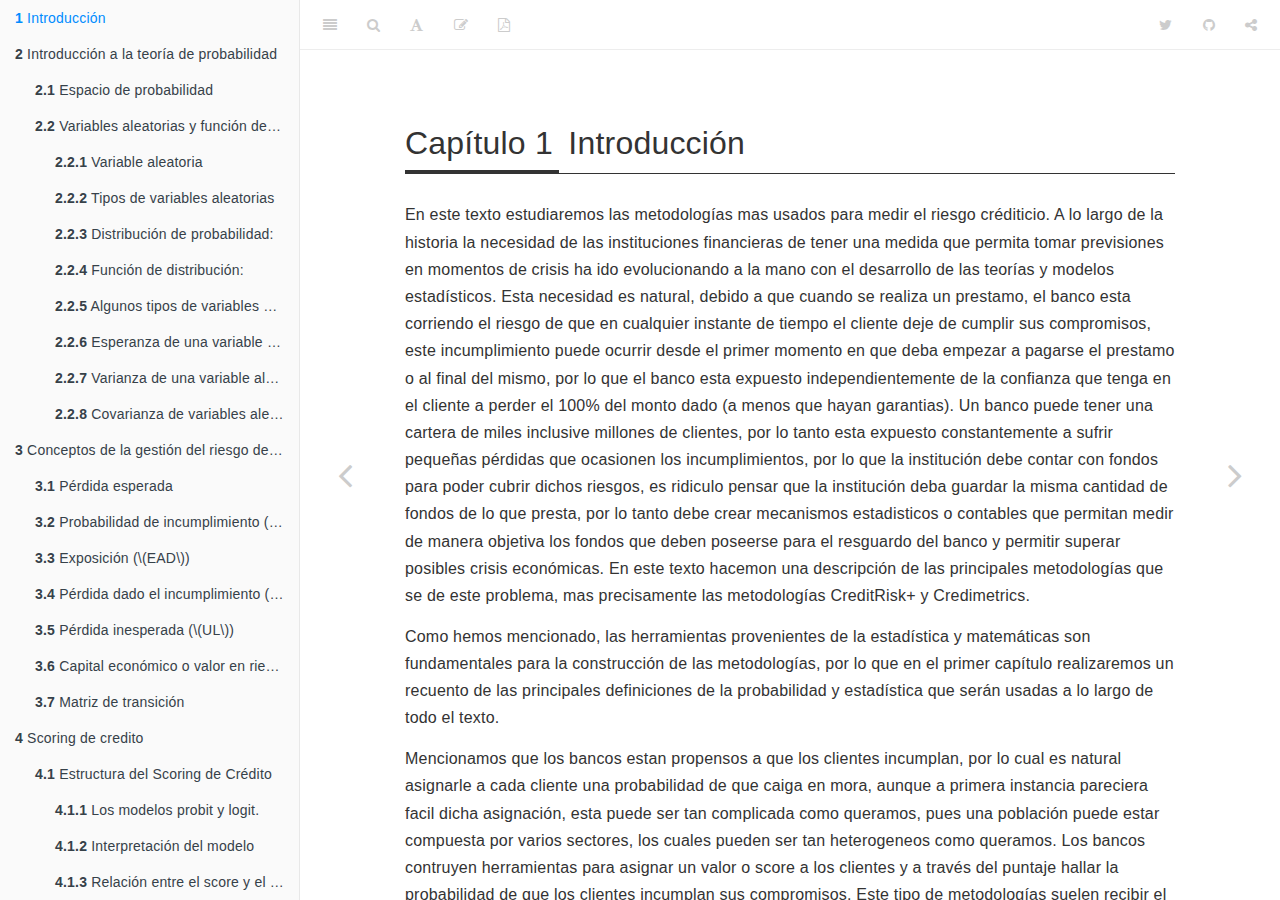
<file: docs/introduccion.html>
<!DOCTYPE html>
<html >

<head>

  <meta charset="UTF-8">
  <meta http-equiv="X-UA-Compatible" content="IE=edge">
  <title>Capítulo 1 Introducción | Riesgo de Crédito</title>
  <meta name="description" content="Capítulo 1 Introducción | Riesgo de Crédito>
  <meta name="generator" content="bookdown  and GitBook 2.6.7">

  <meta property="og:title" content="Capítulo 1 Introducción | Riesgo de Crédito />
  <meta property="og:type" content="book" />
  <meta property="og:url" content="http://synergy.vision/Riesgo-de-Credito/" />
  <meta property="og:image" content="http://synergy.vision/Riesgo-de-Credito/images/cover.png" />
  
  <meta name="github-repo" content="synergyvision/Riesgo-de-Credito/" />

  <meta name="twitter:card" content="summary" />
  <meta name="twitter:title" content="Capítulo 1 Introducción | Riesgo de Crédito />
  
  
  <meta name="twitter:image" content="http://synergy.vision/Riesgo-de-Credito/images/cover.png" />

<meta name="author" content="Synergy Vision">


<meta name="date" content="2019-09-28">

  <meta name="viewport" content="width=device-width, initial-scale=1">
  <meta name="apple-mobile-web-app-capable" content="yes">
  <meta name="apple-mobile-web-app-status-bar-style" content="black">
  
  
<link rel="prev" href="acerca-del-autor.html">
<link rel="next" href="introduccion-a-la-teoria-de-probabilidad.html">
<script src="libs/jquery/jquery.min.js"></script>
<link href="libs/gitbook/css/style.css" rel="stylesheet" />
<link href="libs/gitbook/css/plugin-table.css" rel="stylesheet" />
<link href="libs/gitbook/css/plugin-bookdown.css" rel="stylesheet" />
<link href="libs/gitbook/css/plugin-highlight.css" rel="stylesheet" />
<link href="libs/gitbook/css/plugin-search.css" rel="stylesheet" />
<link href="libs/gitbook/css/plugin-fontsettings.css" rel="stylesheet" />







<script src="https://cdn.datacamp.com/datacamp-light-latest.min.js"></script>



<link rel="stylesheet" href="css/style.css" type="text/css" />
</head>

<body>



  <div class="book without-animation with-summary font-size-2 font-family-1" data-basepath=".">

    <div class="book-summary">
      <nav role="navigation">

<ul class="summary">
<li><a href="./"><img src="images/logovision-black.png" width="160"></img></a></li>

<li class="divider"></li>
<li class="chapter" data-level="" data-path="index.html"><a href="index.html"><i class="fa fa-check"></i>Prefacio</a><ul>
<li class="chapter" data-level="" data-path="index.html"><a href="index.html#por-que-leer-este-libro"><i class="fa fa-check"></i>¿Por qué leer este libro?</a></li>
<li class="chapter" data-level="" data-path="index.html"><a href="index.html#estructura-del-libro"><i class="fa fa-check"></i>Estructura del libro</a></li>
<li class="chapter" data-level="" data-path="index.html"><a href="index.html#informacion-sobre-los-programas-y-convenciones"><i class="fa fa-check"></i>Información sobre los programas y convenciones</a></li>
<li class="chapter" data-level="" data-path="index.html"><a href="index.html#agradecimientos"><i class="fa fa-check"></i>Agradecimientos</a></li>
</ul></li>
<li class="chapter" data-level="" data-path="acerca-del-autor.html"><a href="acerca-del-autor.html"><i class="fa fa-check"></i>Acerca del Autor</a></li>
<li class="chapter" data-level="1" data-path="introduccion.html"><a href="introduccion.html"><i class="fa fa-check"></i><b>1</b> Introducción</a></li>
<li class="chapter" data-level="2" data-path="introduccion-a-la-teoria-de-probabilidad.html"><a href="introduccion-a-la-teoria-de-probabilidad.html"><i class="fa fa-check"></i><b>2</b> Introducción a la teoría de probabilidad</a><ul>
<li class="chapter" data-level="2.1" data-path="introduccion-a-la-teoria-de-probabilidad.html"><a href="introduccion-a-la-teoria-de-probabilidad.html#espacio-de-probabilidad"><i class="fa fa-check"></i><b>2.1</b> Espacio de probabilidad</a></li>
<li class="chapter" data-level="2.2" data-path="introduccion-a-la-teoria-de-probabilidad.html"><a href="introduccion-a-la-teoria-de-probabilidad.html#variables-aleatorias-y-funcion-de-distribucion."><i class="fa fa-check"></i><b>2.2</b> Variables aleatorias y función de distribución.</a><ul>
<li class="chapter" data-level="2.2.1" data-path="introduccion-a-la-teoria-de-probabilidad.html"><a href="introduccion-a-la-teoria-de-probabilidad.html#variable-aleatoria"><i class="fa fa-check"></i><b>2.2.1</b> Variable aleatoria</a></li>
<li class="chapter" data-level="2.2.2" data-path="introduccion-a-la-teoria-de-probabilidad.html"><a href="introduccion-a-la-teoria-de-probabilidad.html#tipos-de-variables-aleatorias"><i class="fa fa-check"></i><b>2.2.2</b> Tipos de variables aleatorias</a></li>
<li class="chapter" data-level="2.2.3" data-path="introduccion-a-la-teoria-de-probabilidad.html"><a href="introduccion-a-la-teoria-de-probabilidad.html#distribucion-de-probabilidad"><i class="fa fa-check"></i><b>2.2.3</b> Distribución de probabilidad:</a></li>
<li class="chapter" data-level="2.2.4" data-path="introduccion-a-la-teoria-de-probabilidad.html"><a href="introduccion-a-la-teoria-de-probabilidad.html#funcion-de-distribucion"><i class="fa fa-check"></i><b>2.2.4</b> Función de distribución:</a></li>
<li class="chapter" data-level="2.2.5" data-path="introduccion-a-la-teoria-de-probabilidad.html"><a href="introduccion-a-la-teoria-de-probabilidad.html#algunos-tipos-de-variables-aleatorias"><i class="fa fa-check"></i><b>2.2.5</b> Algunos tipos de variables aleatorias</a></li>
<li class="chapter" data-level="2.2.6" data-path="introduccion-a-la-teoria-de-probabilidad.html"><a href="introduccion-a-la-teoria-de-probabilidad.html#esperanza-de-una-variable-aleatoria."><i class="fa fa-check"></i><b>2.2.6</b> Esperanza de una variable aleatoria.</a></li>
<li class="chapter" data-level="2.2.7" data-path="introduccion-a-la-teoria-de-probabilidad.html"><a href="introduccion-a-la-teoria-de-probabilidad.html#varianza-de-una-variable-aleatoria."><i class="fa fa-check"></i><b>2.2.7</b> Varianza de una variable aleatoria.</a></li>
<li class="chapter" data-level="2.2.8" data-path="introduccion-a-la-teoria-de-probabilidad.html"><a href="introduccion-a-la-teoria-de-probabilidad.html#covarianza-de-variables-aleatorias."><i class="fa fa-check"></i><b>2.2.8</b> Covarianza de variables aleatorias.</a></li>
</ul></li>
</ul></li>
<li class="chapter" data-level="3" data-path="conceptos-de-la-gestion-del-riesgo-de-credito.html"><a href="conceptos-de-la-gestion-del-riesgo-de-credito.html"><i class="fa fa-check"></i><b>3</b> Conceptos de la gestión del riesgo de crédito</a><ul>
<li class="chapter" data-level="3.1" data-path="conceptos-de-la-gestion-del-riesgo-de-credito.html"><a href="conceptos-de-la-gestion-del-riesgo-de-credito.html#perdida-esperada"><i class="fa fa-check"></i><b>3.1</b> Pérdida esperada</a></li>
<li class="chapter" data-level="3.2" data-path="conceptos-de-la-gestion-del-riesgo-de-credito.html"><a href="conceptos-de-la-gestion-del-riesgo-de-credito.html#probabilidad-de-incumplimiento-dp"><i class="fa fa-check"></i><b>3.2</b> Probabilidad de incumplimiento (DP)</a></li>
<li class="chapter" data-level="3.3" data-path="conceptos-de-la-gestion-del-riesgo-de-credito.html"><a href="conceptos-de-la-gestion-del-riesgo-de-credito.html#exposicion-ead"><i class="fa fa-check"></i><b>3.3</b> Exposición (<span class="math inline">\(EAD\)</span>)</a></li>
<li class="chapter" data-level="3.4" data-path="conceptos-de-la-gestion-del-riesgo-de-credito.html"><a href="conceptos-de-la-gestion-del-riesgo-de-credito.html#perdida-dado-el-incumplimiento-lgd"><i class="fa fa-check"></i><b>3.4</b> Pérdida dado el incumplimiento (<span class="math inline">\(LGD\)</span>)</a></li>
<li class="chapter" data-level="3.5" data-path="conceptos-de-la-gestion-del-riesgo-de-credito.html"><a href="conceptos-de-la-gestion-del-riesgo-de-credito.html#perdida-inesperada-ul"><i class="fa fa-check"></i><b>3.5</b> Pérdida inesperada (<span class="math inline">\(UL\)</span>)</a></li>
<li class="chapter" data-level="3.6" data-path="conceptos-de-la-gestion-del-riesgo-de-credito.html"><a href="conceptos-de-la-gestion-del-riesgo-de-credito.html#capital-economico-o-valor-en-riesgo"><i class="fa fa-check"></i><b>3.6</b> Capital económico o valor en riesgo</a></li>
<li class="chapter" data-level="3.7" data-path="conceptos-de-la-gestion-del-riesgo-de-credito.html"><a href="conceptos-de-la-gestion-del-riesgo-de-credito.html#matriz-de-transicion"><i class="fa fa-check"></i><b>3.7</b> Matriz de transición</a></li>
</ul></li>
<li class="chapter" data-level="4" data-path="scoring-de-credito.html"><a href="scoring-de-credito.html"><i class="fa fa-check"></i><b>4</b> Scoring de credito</a><ul>
<li class="chapter" data-level="4.1" data-path="scoring-de-credito.html"><a href="scoring-de-credito.html#estructura-del-scoring-de-credito"><i class="fa fa-check"></i><b>4.1</b> Estructura del Scoring de Crédito</a><ul>
<li class="chapter" data-level="4.1.1" data-path="scoring-de-credito.html"><a href="scoring-de-credito.html#los-modelos-probit-y-logit."><i class="fa fa-check"></i><b>4.1.1</b> Los modelos probit y logit.</a></li>
<li class="chapter" data-level="4.1.2" data-path="scoring-de-credito.html"><a href="scoring-de-credito.html#interpretacion-del-modelo"><i class="fa fa-check"></i><b>4.1.2</b> Interpretación del modelo</a></li>
<li class="chapter" data-level="4.1.3" data-path="scoring-de-credito.html"><a href="scoring-de-credito.html#relacion-entre-el-score-y-el-riesgo"><i class="fa fa-check"></i><b>4.1.3</b> Relación entre el score y el riesgo</a></li>
<li class="chapter" data-level="4.1.4" data-path="scoring-de-credito.html"><a href="scoring-de-credito.html#uso-de-modelos-lineales-para-la-seleccion-de-variables-metodos-de-busqueda-secuencial."><i class="fa fa-check"></i><b>4.1.4</b> Uso de modelos lineales para la selección de variables (Métodos de búsqueda secuencial).</a></li>
</ul></li>
</ul></li>
<li class="chapter" data-level="5" data-path="creditrisk.html"><a href="creditrisk.html"><i class="fa fa-check"></i><b>5</b> CreditRisk+</a><ul>
<li class="chapter" data-level="5.1" data-path="creditrisk.html"><a href="creditrisk.html#la-distribucion-del-numero-de-incumplimientos-con-probabilidades-de-impago-fijas."><i class="fa fa-check"></i><b>5.1</b> La distribución del número de incumplimientos con probabilidades de impago fijas.</a></li>
<li class="chapter" data-level="5.2" data-path="creditrisk.html"><a href="creditrisk.html#la-agrupacion-por-bandas-de-exposicion-las-perdidas"><i class="fa fa-check"></i><b>5.2</b> La agrupación por bandas de exposición las pérdidas</a></li>
<li class="chapter" data-level="5.3" data-path="creditrisk.html"><a href="creditrisk.html#la-determinacion-de-la-distribucion-de-perdidas-de-la-cartera."><i class="fa fa-check"></i><b>5.3</b> La determinación de la <em>distribución de pérdidas</em> de la cartera.</a></li>
<li class="chapter" data-level="5.4" data-path="creditrisk.html"><a href="creditrisk.html#obteniendo-la-distribucion-de-las-perdidas"><i class="fa fa-check"></i><b>5.4</b> Obteniendo la distribución de las pérdidas</a></li>
<li class="chapter" data-level="5.5" data-path="creditrisk.html"><a href="creditrisk.html#obtencion-del-var"><i class="fa fa-check"></i><b>5.5</b> Obtención del VaR</a></li>
</ul></li>
<li class="chapter" data-level="6" data-path="creditmetrics.html"><a href="creditmetrics.html"><i class="fa fa-check"></i><b>6</b> CreditMetrics</a><ul>
<li class="chapter" data-level="6.1" data-path="creditmetrics.html"><a href="creditmetrics.html#elementos-que-usa-credimetrics"><i class="fa fa-check"></i><b>6.1</b> Elementos que usa <strong>Credimetrics</strong></a></li>
<li class="chapter" data-level="6.2" data-path="creditmetrics.html"><a href="creditmetrics.html#el-caso-de-un-solo-credito"><i class="fa fa-check"></i><b>6.2</b> El caso de un solo crédito</a><ul>
<li class="chapter" data-level="6.2.1" data-path="creditmetrics.html"><a href="creditmetrics.html#ejemplo-1"><i class="fa fa-check"></i><b>6.2.1</b> Ejemplo 1</a></li>
<li class="chapter" data-level="6.2.2" data-path="creditmetrics.html"><a href="creditmetrics.html#ejemplo-2"><i class="fa fa-check"></i><b>6.2.2</b> Ejemplo 2</a></li>
</ul></li>
<li class="chapter" data-level="6.3" data-path="creditmetrics.html"><a href="creditmetrics.html#cartera-de-dos-de-creditos-con-probabilidades-de-transicion-independientes."><i class="fa fa-check"></i><b>6.3</b> Cartera de dos de créditos con probabilidades de transición independientes.</a><ul>
<li class="chapter" data-level="6.3.1" data-path="creditmetrics.html"><a href="creditmetrics.html#ejemplo-3"><i class="fa fa-check"></i><b>6.3.1</b> Ejemplo 3</a></li>
</ul></li>
<li class="chapter" data-level="6.4" data-path="creditmetrics.html"><a href="creditmetrics.html#aproximacion-de-la-distribucion-de-perdidas-de-una-cartera-con-n-creditos."><i class="fa fa-check"></i><b>6.4</b> Aproximación de la distribución de pérdidas de una cartera con <span class="math inline">\(n\)</span> créditos.</a><ul>
<li class="chapter" data-level="6.4.1" data-path="creditmetrics.html"><a href="creditmetrics.html#simulacion-de-montecarlo"><i class="fa fa-check"></i><b>6.4.1</b> Simulación de MonteCarlo</a></li>
</ul></li>
</ul></li>
<li class="chapter" data-level="7" data-path="manual-tecnico-de-la-aplicacion-vision-creditrisk.html"><a href="manual-tecnico-de-la-aplicacion-vision-creditrisk.html"><i class="fa fa-check"></i><b>7</b> Manual técnico de la aplicación Vision CreditRisk</a><ul>
<li class="chapter" data-level="7.1" data-path="manual-tecnico-de-la-aplicacion-vision-creditrisk.html"><a href="manual-tecnico-de-la-aplicacion-vision-creditrisk.html#presentacion-de-la-aplicacion."><i class="fa fa-check"></i><b>7.1</b> Presentación de la aplicación.</a></li>
<li class="chapter" data-level="7.2" data-path="manual-tecnico-de-la-aplicacion-vision-creditrisk.html"><a href="manual-tecnico-de-la-aplicacion-vision-creditrisk.html#primera-seccion-creditrisk"><i class="fa fa-check"></i><b>7.2</b> Primera sección: CreditRisk+</a><ul>
<li class="chapter" data-level="7.2.1" data-path="manual-tecnico-de-la-aplicacion-vision-creditrisk.html"><a href="manual-tecnico-de-la-aplicacion-vision-creditrisk.html#datos"><i class="fa fa-check"></i><b>7.2.1</b> Datos</a></li>
<li class="chapter" data-level="7.2.2" data-path="manual-tecnico-de-la-aplicacion-vision-creditrisk.html"><a href="manual-tecnico-de-la-aplicacion-vision-creditrisk.html#estadisticos"><i class="fa fa-check"></i><b>7.2.2</b> Estadísticos:</a></li>
<li class="chapter" data-level="7.2.3" data-path="manual-tecnico-de-la-aplicacion-vision-creditrisk.html"><a href="manual-tecnico-de-la-aplicacion-vision-creditrisk.html#seleccion-de-variables"><i class="fa fa-check"></i><b>7.2.3</b> Selección de variables</a></li>
</ul></li>
<li class="chapter" data-level="7.3" data-path="manual-tecnico-de-la-aplicacion-vision-creditrisk.html"><a href="manual-tecnico-de-la-aplicacion-vision-creditrisk.html#perdida-por-incumplimiento"><i class="fa fa-check"></i><b>7.3</b> Pérdida por incumplimiento</a></li>
<li class="chapter" data-level="7.4" data-path="manual-tecnico-de-la-aplicacion-vision-creditrisk.html"><a href="manual-tecnico-de-la-aplicacion-vision-creditrisk.html#score-de-credito."><i class="fa fa-check"></i><b>7.4</b> Score de Crédito.</a><ul>
<li class="chapter" data-level="7.4.1" data-path="manual-tecnico-de-la-aplicacion-vision-creditrisk.html"><a href="manual-tecnico-de-la-aplicacion-vision-creditrisk.html#seleccion-y-resultados-del-modelo"><i class="fa fa-check"></i><b>7.4.1</b> Selección y resultados del modelo</a></li>
<li class="chapter" data-level="7.4.2" data-path="manual-tecnico-de-la-aplicacion-vision-creditrisk.html"><a href="manual-tecnico-de-la-aplicacion-vision-creditrisk.html#score-de-la-cartera-de-credito."><i class="fa fa-check"></i><b>7.4.2</b> Score de la cartera de crédito.</a></li>
<li class="chapter" data-level="7.4.3" data-path="manual-tecnico-de-la-aplicacion-vision-creditrisk.html"><a href="manual-tecnico-de-la-aplicacion-vision-creditrisk.html#proyeccion-a-nuevos-clientes."><i class="fa fa-check"></i><b>7.4.3</b> Proyección a nuevos clientes.</a></li>
</ul></li>
<li class="chapter" data-level="7.5" data-path="manual-tecnico-de-la-aplicacion-vision-creditrisk.html"><a href="manual-tecnico-de-la-aplicacion-vision-creditrisk.html#parametros-y-resultados."><i class="fa fa-check"></i><b>7.5</b> Parametros y resultados.</a><ul>
<li class="chapter" data-level="7.5.1" data-path="manual-tecnico-de-la-aplicacion-vision-creditrisk.html"><a href="manual-tecnico-de-la-aplicacion-vision-creditrisk.html#parametros-iniciales"><i class="fa fa-check"></i><b>7.5.1</b> Parámetros iniciales</a></li>
<li class="chapter" data-level="7.5.2" data-path="manual-tecnico-de-la-aplicacion-vision-creditrisk.html"><a href="manual-tecnico-de-la-aplicacion-vision-creditrisk.html#resultados"><i class="fa fa-check"></i><b>7.5.2</b> Resultados</a></li>
</ul></li>
<li class="chapter" data-level="7.6" data-path="manual-tecnico-de-la-aplicacion-vision-creditrisk.html"><a href="manual-tecnico-de-la-aplicacion-vision-creditrisk.html#stress-testing"><i class="fa fa-check"></i><b>7.6</b> Stress Testing</a></li>
<li class="chapter" data-level="7.7" data-path="manual-tecnico-de-la-aplicacion-vision-creditrisk.html"><a href="manual-tecnico-de-la-aplicacion-vision-creditrisk.html#segunda-seccion-credimetrics"><i class="fa fa-check"></i><b>7.7</b> Segunda sección: Credimetrics</a></li>
<li class="chapter" data-level="7.8" data-path="manual-tecnico-de-la-aplicacion-vision-creditrisk.html"><a href="manual-tecnico-de-la-aplicacion-vision-creditrisk.html#creditos"><i class="fa fa-check"></i><b>7.8</b> Créditos</a></li>
<li class="chapter" data-level="7.9" data-path="manual-tecnico-de-la-aplicacion-vision-creditrisk.html"><a href="manual-tecnico-de-la-aplicacion-vision-creditrisk.html#matriz-de-trancicion"><i class="fa fa-check"></i><b>7.9</b> Matriz de trancición</a><ul>
<li class="chapter" data-level="7.9.1" data-path="manual-tecnico-de-la-aplicacion-vision-creditrisk.html"><a href="manual-tecnico-de-la-aplicacion-vision-creditrisk.html#calculo-de-la-matriz-de-transicion"><i class="fa fa-check"></i><b>7.9.1</b> Cálculo de la matriz de transición</a></li>
<li class="chapter" data-level="7.9.2" data-path="manual-tecnico-de-la-aplicacion-vision-creditrisk.html"><a href="manual-tecnico-de-la-aplicacion-vision-creditrisk.html#selececcion-de-la-matriz-de-transicion"><i class="fa fa-check"></i><b>7.9.2</b> Selecección de la matriz de transición</a></li>
</ul></li>
<li class="chapter" data-level="7.10" data-path="manual-tecnico-de-la-aplicacion-vision-creditrisk.html"><a href="manual-tecnico-de-la-aplicacion-vision-creditrisk.html#perdida-por-clase."><i class="fa fa-check"></i><b>7.10</b> Pérdida por clase.</a><ul>
<li class="chapter" data-level="7.10.1" data-path="manual-tecnico-de-la-aplicacion-vision-creditrisk.html"><a href="manual-tecnico-de-la-aplicacion-vision-creditrisk.html#calculo-de-perdida-esperada"><i class="fa fa-check"></i><b>7.10.1</b> Cálculo de pérdida esperada</a></li>
<li class="chapter" data-level="7.10.2" data-path="manual-tecnico-de-la-aplicacion-vision-creditrisk.html"><a href="manual-tecnico-de-la-aplicacion-vision-creditrisk.html#perdida-esperada-1"><i class="fa fa-check"></i><b>7.10.2</b> Pérdida esperada</a></li>
</ul></li>
<li class="chapter" data-level="7.11" data-path="manual-tecnico-de-la-aplicacion-vision-creditrisk.html"><a href="manual-tecnico-de-la-aplicacion-vision-creditrisk.html#simulacion-y-resultados."><i class="fa fa-check"></i><b>7.11</b> Simulación y resultados.</a></li>
<li class="chapter" data-level="7.12" data-path="manual-tecnico-de-la-aplicacion-vision-creditrisk.html"><a href="manual-tecnico-de-la-aplicacion-vision-creditrisk.html#stress-testing."><i class="fa fa-check"></i><b>7.12</b> Stress Testing.</a></li>
<li class="chapter" data-level="7.13" data-path="manual-tecnico-de-la-aplicacion-vision-creditrisk.html"><a href="manual-tecnico-de-la-aplicacion-vision-creditrisk.html#tercera-seccion-indicadores-contables"><i class="fa fa-check"></i><b>7.13</b> Tercera sección: Indicadores contables</a></li>
<li class="chapter" data-level="7.14" data-path="manual-tecnico-de-la-aplicacion-vision-creditrisk.html"><a href="manual-tecnico-de-la-aplicacion-vision-creditrisk.html#calculo-del-raroc"><i class="fa fa-check"></i><b>7.14</b> Cálculo del RAROC</a><ul>
<li class="chapter" data-level="7.14.1" data-path="manual-tecnico-de-la-aplicacion-vision-creditrisk.html"><a href="manual-tecnico-de-la-aplicacion-vision-creditrisk.html#raroc"><i class="fa fa-check"></i><b>7.14.1</b> RAROC</a></li>
</ul></li>
</ul></li>
<li class="divider"></li>
<li><a href="https://bookdown.org" target="blank">Publicado con bookdown</a></li>

</ul>

      </nav>
    </div>

    <div class="book-body">
      <div class="body-inner">
        <div class="book-header" role="navigation">
          <h1>
            <i class="fa fa-circle-o-notch fa-spin"></i><a href="./">Riesgo de Crédito</a>
          </h1>
        </div>

        <div class="page-wrapper" tabindex="-1" role="main">
          <div class="page-inner">

            <section class="normal" id="section-">
<div id="introduccion" class="section level1">
<h1><span class="header-section-number">Capítulo 1</span> Introducción</h1>
<p>En este texto estudiaremos las metodologías mas usados para medir el riesgo créditicio. A lo largo de la historia la necesidad de las instituciones financieras de tener una medida que permita tomar previsiones en momentos de crisis ha ido evolucionando a la mano con el desarrollo de las teorías y modelos estadísticos. Esta necesidad es natural, debido a que cuando se realiza un prestamo, el banco esta corriendo el riesgo de que en cualquier instante de tiempo el cliente deje de cumplir sus compromisos, este incumplimiento puede ocurrir desde el primer momento en que deba empezar a pagarse el prestamo o al final del mismo, por lo que el banco esta expuesto independientemente de la confianza que tenga en el cliente a perder el 100% del monto dado (a menos que hayan garantias). Un banco puede tener una cartera de miles inclusive millones de clientes, por lo tanto esta expuesto constantemente a sufrir pequeñas pérdidas que ocasionen los incumplimientos, por lo que la institución debe contar con fondos para poder cubrir dichos riesgos, es ridiculo pensar que la institución deba guardar la misma cantidad de fondos de lo que presta, por lo tanto debe crear mecanismos estadisticos o contables que permitan medir de manera objetiva los fondos que deben poseerse para el resguardo del banco y permitir superar posibles crisis económicas. En este texto hacemon una descripción de las principales metodologías que se de este problema, mas precisamente las metodologías CreditRisk+ y Credimetrics.</p>
<p>Como hemos mencionado, las herramientas provenientes de la estadística y matemáticas son fundamentales para la construcción de las metodologías, por lo que en el primer capítulo realizaremos un recuento de las principales definiciones de la probabilidad y estadística que serán usadas a lo largo de todo el texto.</p>
<p>Mencionamos que los bancos estan propensos a que los clientes incumplan, por lo cual es natural asignarle a cada cliente una probabilidad de que caiga en mora, aunque a primera instancia pareciera facil dicha asignación, esta puede ser tan complicada como queramos, pues una población puede estar compuesta por varios sectores, los cuales pueden ser tan heterogeneos como queramos. Los bancos contruyen herramientas para asignar un valor o score a los clientes y a través del puntaje hallar la probabilidad de que los clientes incumplan sus compromisos. Este tipo de metodologías suelen recibir el nombre de CreditScore o Scoring de crédito. En el capítulo 4 damos una descripción de uno de los CreditScore mas populares usando modelos lineales generalizados.</p>
<p>En el capítulo 5 y 6 daremos una descripción de las metologías CreditRisk+ y Creditmetrics, la primera mucho mas estadística y propensa a crear errores de aproximacón grandes si no se cuenta con una buena herramienta de Score, ádemas tiene supuestos fuertes relacionados con la independencia entre los prestamos y pide que las probabilidades de incumplimiento sean bajas, en caso contrario no será ideal su uso, la segunda credimetrics es una herramienta mas precisa y mas facil de implementar pero con la desventaja de que necesita para sus cálculos, información que solo esta disponible en mercados desarrollodos, por lo que usarla en mercados emergentes, suele ser complicado por la falta de datos históricos y de registros.</p>
<p>Una vez presentado este texto se espera que el personal encargado de la áreas de crédito pueda adaptar la información disponible y poder realizar una buena aproximación de las métricas de riesgo y así lograr que la institución financiera sea capaz de tomar previsiones para los momentos de crisis, que suelen ser imprevistos y algunas veces aleatorios.</p>


</div>
<script>
(function(i,s,o,g,r,a,m){i['GoogleAnalyticsObject']=r;i[r]=i[r]||function(){
(i[r].q=i[r].q||[]).push(arguments)},i[r].l=1*new Date();a=s.createElement(o),m=s.getElementsByTagName(o)[0];a.async=1;a.src=g;m.parentNode.insertBefore(a,m)})(window,document,'script','https://www.google-analytics.com/analytics.js','ga');
ga('create', 'UA-78759535-1', 'auto');
ga('send', 'pageview');  
</script>
            </section>

          </div>
        </div>
      </div>
<a href="acerca-del-autor.html" class="navigation navigation-prev " aria-label="Previous page"><i class="fa fa-angle-left"></i></a>
<a href="introduccion-a-la-teoria-de-probabilidad.html" class="navigation navigation-next " aria-label="Next page"><i class="fa fa-angle-right"></i></a>
    </div>
  </div>
<script src="libs/gitbook/js/app.min.js"></script>
<script src="libs/gitbook/js/lunr.js"></script>
<script src="libs/gitbook/js/plugin-search.js"></script>
<script src="libs/gitbook/js/plugin-sharing.js"></script>
<script src="libs/gitbook/js/plugin-fontsettings.js"></script>
<script src="libs/gitbook/js/plugin-bookdown.js"></script>
<script src="libs/gitbook/js/jquery.highlight.js"></script>
<script>
gitbook.require(["gitbook"], function(gitbook) {
gitbook.start({
"sharing": {
"github": true,
"facebook": false,
"twitter": true,
"google": false,
"linkedin": false,
"weibo": false,
"instapaper": false,
"vk": false,
"all": ["facebook", "google", "twitter", "linkedin", "weibo", "instapaper"]
},
"fontsettings": {
"theme": "white",
"family": "sans",
"size": 2
},
"edit": {
"link": "https://github.com/synergyvision/Teoria-de-Portafolio/edit/master/bookdown/010-introduction.Rmd",
"text": "Edit"
},
"history": {
"link": null,
"text": null
},
"download": ["Riesgo-de-Credito.pdf"],
"toc": {
"collapse": "none"
}
});
});
</script>

<!-- dynamically load mathjax for compatibility with self-contained -->
<script>
  (function () {
    var script = document.createElement("script");
    script.type = "text/javascript";
    var src = "true";
    if (src === "" || src === "true") src = "https://mathjax.rstudio.com/latest/MathJax.js?config=TeX-MML-AM_CHTML";
    if (location.protocol !== "file:" && /^https?:/.test(src))
      src = src.replace(/^https?:/, '');
    script.src = src;
    document.getElementsByTagName("head")[0].appendChild(script);
  })();
</script>
</body>

</html>
</file>
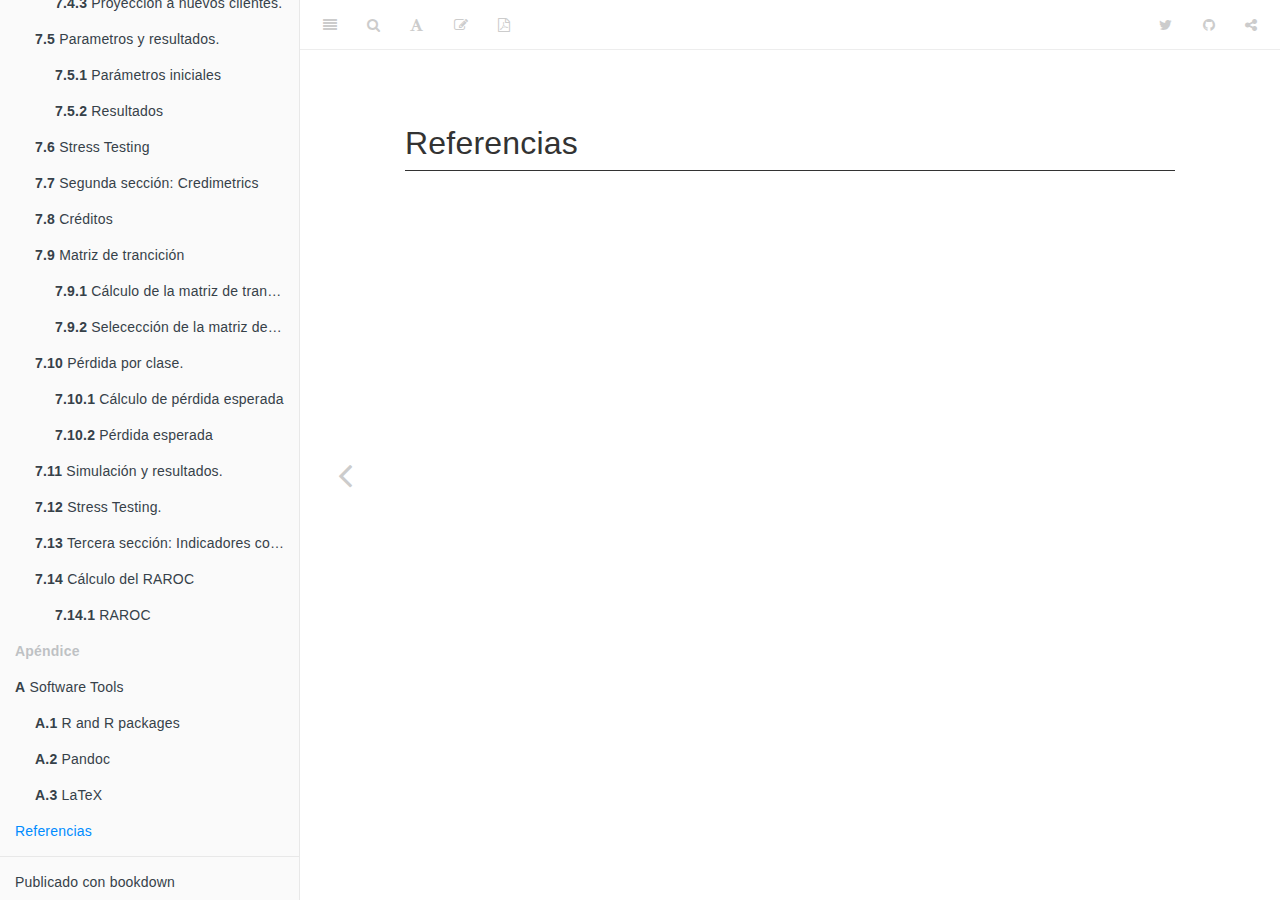
<file: docs/referencias.html>
<!DOCTYPE html>
<html >

<head>

  <meta charset="UTF-8">
  <meta http-equiv="X-UA-Compatible" content="IE=edge">
  <title>Referencias | Riesgo de Crédito</title>
  <meta name="description" content="Referencias | Riesgo de Crédito>
  <meta name="generator" content="bookdown  and GitBook 2.6.7">

  <meta property="og:title" content="Referencias | Riesgo de Crédito />
  <meta property="og:type" content="book" />
  <meta property="og:url" content="http://synergy.vision/Riesgo-de-Credito/" />
  <meta property="og:image" content="http://synergy.vision/Riesgo-de-Credito/images/cover.png" />
  
  <meta name="github-repo" content="synergyvision/Riesgo-de-Credito/" />

  <meta name="twitter:card" content="summary" />
  <meta name="twitter:title" content="Referencias | Riesgo de Crédito />
  
  
  <meta name="twitter:image" content="http://synergy.vision/Riesgo-de-Credito/images/cover.png" />

<meta name="author" content="Synergy Vision">


<meta name="date" content="2019-09-28">

  <meta name="viewport" content="width=device-width, initial-scale=1">
  <meta name="apple-mobile-web-app-capable" content="yes">
  <meta name="apple-mobile-web-app-status-bar-style" content="black">
  
  
<link rel="prev" href="software-tools.html">

<script src="libs/jquery/jquery.min.js"></script>
<link href="libs/gitbook/css/style.css" rel="stylesheet" />
<link href="libs/gitbook/css/plugin-table.css" rel="stylesheet" />
<link href="libs/gitbook/css/plugin-bookdown.css" rel="stylesheet" />
<link href="libs/gitbook/css/plugin-highlight.css" rel="stylesheet" />
<link href="libs/gitbook/css/plugin-search.css" rel="stylesheet" />
<link href="libs/gitbook/css/plugin-fontsettings.css" rel="stylesheet" />







<script src="https://cdn.datacamp.com/datacamp-light-latest.min.js"></script>


<style type="text/css">
code.sourceCode > span { display: inline-block; line-height: 1.25; }
code.sourceCode > span { color: inherit; text-decoration: inherit; }
code.sourceCode > span:empty { height: 1.2em; }
.sourceCode { overflow: visible; }
code.sourceCode { white-space: pre; position: relative; }
div.sourceCode { margin: 1em 0; }
pre.sourceCode { margin: 0; }
@media screen {
div.sourceCode { overflow: auto; }
}
@media print {
code.sourceCode { white-space: pre-wrap; }
code.sourceCode > span { text-indent: -5em; padding-left: 5em; }
}
pre.numberSource code
  { counter-reset: source-line 0; }
pre.numberSource code > span
  { position: relative; left: -4em; counter-increment: source-line; }
pre.numberSource code > span > a:first-child::before
  { content: counter(source-line);
    position: relative; left: -1em; text-align: right; vertical-align: baseline;
    border: none; display: inline-block;
    -webkit-touch-callout: none; -webkit-user-select: none;
    -khtml-user-select: none; -moz-user-select: none;
    -ms-user-select: none; user-select: none;
    padding: 0 4px; width: 4em;
    color: #aaaaaa;
  }
pre.numberSource { margin-left: 3em; border-left: 1px solid #aaaaaa;  padding-left: 4px; }
div.sourceCode
  {   }
@media screen {
code.sourceCode > span > a:first-child::before { text-decoration: underline; }
}
code span.al { color: #ff0000; font-weight: bold; } /* Alert */
code span.an { color: #60a0b0; font-weight: bold; font-style: italic; } /* Annotation */
code span.at { color: #7d9029; } /* Attribute */
code span.bn { color: #40a070; } /* BaseN */
code span.bu { } /* BuiltIn */
code span.cf { color: #007020; font-weight: bold; } /* ControlFlow */
code span.ch { color: #4070a0; } /* Char */
code span.cn { color: #880000; } /* Constant */
code span.co { color: #60a0b0; font-style: italic; } /* Comment */
code span.cv { color: #60a0b0; font-weight: bold; font-style: italic; } /* CommentVar */
code span.do { color: #ba2121; font-style: italic; } /* Documentation */
code span.dt { color: #902000; } /* DataType */
code span.dv { color: #40a070; } /* DecVal */
code span.er { color: #ff0000; font-weight: bold; } /* Error */
code span.ex { } /* Extension */
code span.fl { color: #40a070; } /* Float */
code span.fu { color: #06287e; } /* Function */
code span.im { } /* Import */
code span.in { color: #60a0b0; font-weight: bold; font-style: italic; } /* Information */
code span.kw { color: #007020; font-weight: bold; } /* Keyword */
code span.op { color: #666666; } /* Operator */
code span.ot { color: #007020; } /* Other */
code span.pp { color: #bc7a00; } /* Preprocessor */
code span.sc { color: #4070a0; } /* SpecialChar */
code span.ss { color: #bb6688; } /* SpecialString */
code span.st { color: #4070a0; } /* String */
code span.va { color: #19177c; } /* Variable */
code span.vs { color: #4070a0; } /* VerbatimString */
code span.wa { color: #60a0b0; font-weight: bold; font-style: italic; } /* Warning */
</style>

<link rel="stylesheet" href="css/style.css" type="text/css" />
</head>

<body>



  <div class="book without-animation with-summary font-size-2 font-family-1" data-basepath=".">

    <div class="book-summary">
      <nav role="navigation">

<ul class="summary">
<li><a href="./"><img src="images/logovision-black.png" width="160"></img></a></li>

<li class="divider"></li>
<li class="chapter" data-level="" data-path="index.html"><a href="index.html"><i class="fa fa-check"></i>Prefacio</a><ul>
<li class="chapter" data-level="" data-path="index.html"><a href="index.html#por-que-leer-este-libro"><i class="fa fa-check"></i>¿Por qué leer este libro?</a></li>
<li class="chapter" data-level="" data-path="index.html"><a href="index.html#estructura-del-libro"><i class="fa fa-check"></i>Estructura del libro</a></li>
<li class="chapter" data-level="" data-path="index.html"><a href="index.html#informacion-sobre-los-programas-y-convenciones"><i class="fa fa-check"></i>Información sobre los programas y convenciones</a></li>
<li class="chapter" data-level="" data-path="index.html"><a href="index.html#agradecimientos"><i class="fa fa-check"></i>Agradecimientos</a></li>
</ul></li>
<li class="chapter" data-level="" data-path="acerca-del-autor.html"><a href="acerca-del-autor.html"><i class="fa fa-check"></i>Acerca del Autor</a></li>
<li class="chapter" data-level="1" data-path="introduccion.html"><a href="introduccion.html"><i class="fa fa-check"></i><b>1</b> Introducción</a></li>
<li class="chapter" data-level="2" data-path="introduccion-a-la-teoria-de-probabilidad.html"><a href="introduccion-a-la-teoria-de-probabilidad.html"><i class="fa fa-check"></i><b>2</b> Introducción a la teoría de probabilidad</a><ul>
<li class="chapter" data-level="2.1" data-path="introduccion-a-la-teoria-de-probabilidad.html"><a href="introduccion-a-la-teoria-de-probabilidad.html#espacio-de-probabilidad"><i class="fa fa-check"></i><b>2.1</b> Espacio de probabilidad</a></li>
<li class="chapter" data-level="2.2" data-path="introduccion-a-la-teoria-de-probabilidad.html"><a href="introduccion-a-la-teoria-de-probabilidad.html#variables-aleatorias-y-funcion-de-distribucion."><i class="fa fa-check"></i><b>2.2</b> Variables aleatorias y función de distribución.</a><ul>
<li class="chapter" data-level="2.2.1" data-path="introduccion-a-la-teoria-de-probabilidad.html"><a href="introduccion-a-la-teoria-de-probabilidad.html#variable-aleatoria"><i class="fa fa-check"></i><b>2.2.1</b> Variable aleatoria</a></li>
<li class="chapter" data-level="2.2.2" data-path="introduccion-a-la-teoria-de-probabilidad.html"><a href="introduccion-a-la-teoria-de-probabilidad.html#tipos-de-variables-aleatorias"><i class="fa fa-check"></i><b>2.2.2</b> Tipos de variables aleatorias</a></li>
<li class="chapter" data-level="2.2.3" data-path="introduccion-a-la-teoria-de-probabilidad.html"><a href="introduccion-a-la-teoria-de-probabilidad.html#distribucion-de-probabilidad"><i class="fa fa-check"></i><b>2.2.3</b> Distribución de probabilidad:</a></li>
<li class="chapter" data-level="2.2.4" data-path="introduccion-a-la-teoria-de-probabilidad.html"><a href="introduccion-a-la-teoria-de-probabilidad.html#funcion-de-distribucion"><i class="fa fa-check"></i><b>2.2.4</b> Función de distribución:</a></li>
<li class="chapter" data-level="2.2.5" data-path="introduccion-a-la-teoria-de-probabilidad.html"><a href="introduccion-a-la-teoria-de-probabilidad.html#algunos-tipos-de-variables-aleatorias"><i class="fa fa-check"></i><b>2.2.5</b> Algunos tipos de variables aleatorias</a></li>
<li class="chapter" data-level="2.2.6" data-path="introduccion-a-la-teoria-de-probabilidad.html"><a href="introduccion-a-la-teoria-de-probabilidad.html#esperanza-de-una-variable-aleatoria."><i class="fa fa-check"></i><b>2.2.6</b> Esperanza de una variable aleatoria.</a></li>
<li class="chapter" data-level="2.2.7" data-path="introduccion-a-la-teoria-de-probabilidad.html"><a href="introduccion-a-la-teoria-de-probabilidad.html#varianza-de-una-variable-aleatoria."><i class="fa fa-check"></i><b>2.2.7</b> Varianza de una variable aleatoria.</a></li>
<li class="chapter" data-level="2.2.8" data-path="introduccion-a-la-teoria-de-probabilidad.html"><a href="introduccion-a-la-teoria-de-probabilidad.html#covarianza-de-variables-aleatorias."><i class="fa fa-check"></i><b>2.2.8</b> Covarianza de variables aleatorias.</a></li>
</ul></li>
</ul></li>
<li class="chapter" data-level="3" data-path="conceptos-de-la-gestion-del-riesgo-de-credito.html"><a href="conceptos-de-la-gestion-del-riesgo-de-credito.html"><i class="fa fa-check"></i><b>3</b> Conceptos de la gestión del riesgo de crédito</a><ul>
<li class="chapter" data-level="3.1" data-path="conceptos-de-la-gestion-del-riesgo-de-credito.html"><a href="conceptos-de-la-gestion-del-riesgo-de-credito.html#perdida-esperada"><i class="fa fa-check"></i><b>3.1</b> Pérdida esperada</a></li>
<li class="chapter" data-level="3.2" data-path="conceptos-de-la-gestion-del-riesgo-de-credito.html"><a href="conceptos-de-la-gestion-del-riesgo-de-credito.html#probabilidad-de-incumplimiento-dp"><i class="fa fa-check"></i><b>3.2</b> Probabilidad de incumplimiento (DP)</a></li>
<li class="chapter" data-level="3.3" data-path="conceptos-de-la-gestion-del-riesgo-de-credito.html"><a href="conceptos-de-la-gestion-del-riesgo-de-credito.html#exposicion-ead"><i class="fa fa-check"></i><b>3.3</b> Exposición (<span class="math inline">\(EAD\)</span>)</a></li>
<li class="chapter" data-level="3.4" data-path="conceptos-de-la-gestion-del-riesgo-de-credito.html"><a href="conceptos-de-la-gestion-del-riesgo-de-credito.html#perdida-dado-el-incumplimiento-lgd"><i class="fa fa-check"></i><b>3.4</b> Pérdida dado el incumplimiento (<span class="math inline">\(LGD\)</span>)</a></li>
<li class="chapter" data-level="3.5" data-path="conceptos-de-la-gestion-del-riesgo-de-credito.html"><a href="conceptos-de-la-gestion-del-riesgo-de-credito.html#perdida-inesperada-ul"><i class="fa fa-check"></i><b>3.5</b> Pérdida inesperada (<span class="math inline">\(UL\)</span>)</a></li>
<li class="chapter" data-level="3.6" data-path="conceptos-de-la-gestion-del-riesgo-de-credito.html"><a href="conceptos-de-la-gestion-del-riesgo-de-credito.html#capital-economico-o-valor-en-riesgo"><i class="fa fa-check"></i><b>3.6</b> Capital económico o valor en riesgo</a></li>
<li class="chapter" data-level="3.7" data-path="conceptos-de-la-gestion-del-riesgo-de-credito.html"><a href="conceptos-de-la-gestion-del-riesgo-de-credito.html#matriz-de-transicion"><i class="fa fa-check"></i><b>3.7</b> Matriz de transición</a></li>
</ul></li>
<li class="chapter" data-level="4" data-path="scoring-de-credito.html"><a href="scoring-de-credito.html"><i class="fa fa-check"></i><b>4</b> Scoring de credito</a><ul>
<li class="chapter" data-level="4.1" data-path="scoring-de-credito.html"><a href="scoring-de-credito.html#estructura-del-scoring-de-credito"><i class="fa fa-check"></i><b>4.1</b> Estructura del Scoring de Crédito</a><ul>
<li class="chapter" data-level="4.1.1" data-path="scoring-de-credito.html"><a href="scoring-de-credito.html#los-modelos-probit-y-logit."><i class="fa fa-check"></i><b>4.1.1</b> Los modelos probit y logit.</a></li>
<li class="chapter" data-level="4.1.2" data-path="scoring-de-credito.html"><a href="scoring-de-credito.html#interpretacion-del-modelo"><i class="fa fa-check"></i><b>4.1.2</b> Interpretación del modelo</a></li>
<li class="chapter" data-level="4.1.3" data-path="scoring-de-credito.html"><a href="scoring-de-credito.html#relacion-entre-el-score-y-el-riesgo"><i class="fa fa-check"></i><b>4.1.3</b> Relación entre el score y el riesgo</a></li>
<li class="chapter" data-level="4.1.4" data-path="scoring-de-credito.html"><a href="scoring-de-credito.html#uso-de-modelos-lineales-para-la-seleccion-de-variables-metodos-de-busqueda-secuencial."><i class="fa fa-check"></i><b>4.1.4</b> Uso de modelos lineales para la selección de variables (Métodos de búsqueda secuencial).</a></li>
</ul></li>
</ul></li>
<li class="chapter" data-level="5" data-path="creditrisk.html"><a href="creditrisk.html"><i class="fa fa-check"></i><b>5</b> CreditRisk+</a><ul>
<li class="chapter" data-level="5.1" data-path="creditrisk.html"><a href="creditrisk.html#la-distribucion-del-numero-de-incumplimientos-con-probabilidades-de-impago-fijas."><i class="fa fa-check"></i><b>5.1</b> La distribución del número de incumplimientos con probabilidades de impago fijas.</a></li>
<li class="chapter" data-level="5.2" data-path="creditrisk.html"><a href="creditrisk.html#la-agrupacion-por-bandas-de-exposicion-las-perdidas"><i class="fa fa-check"></i><b>5.2</b> La agrupación por bandas de exposición las pérdidas</a></li>
<li class="chapter" data-level="5.3" data-path="creditrisk.html"><a href="creditrisk.html#la-determinacion-de-la-distribucion-de-perdidas-de-la-cartera."><i class="fa fa-check"></i><b>5.3</b> La determinación de la <em>distribución de pérdidas</em> de la cartera.</a></li>
<li class="chapter" data-level="5.4" data-path="creditrisk.html"><a href="creditrisk.html#obteniendo-la-distribucion-de-las-perdidas"><i class="fa fa-check"></i><b>5.4</b> Obteniendo la distribución de las pérdidas</a></li>
<li class="chapter" data-level="5.5" data-path="creditrisk.html"><a href="creditrisk.html#obtencion-del-var"><i class="fa fa-check"></i><b>5.5</b> Obtención del VaR</a></li>
</ul></li>
<li class="chapter" data-level="6" data-path="creditmetrics.html"><a href="creditmetrics.html"><i class="fa fa-check"></i><b>6</b> CreditMetrics</a><ul>
<li class="chapter" data-level="6.1" data-path="creditmetrics.html"><a href="creditmetrics.html#elementos-que-usa-credimetrics"><i class="fa fa-check"></i><b>6.1</b> Elementos que usa <strong>Credimetrics</strong></a></li>
<li class="chapter" data-level="6.2" data-path="creditmetrics.html"><a href="creditmetrics.html#el-caso-de-un-solo-credito"><i class="fa fa-check"></i><b>6.2</b> El caso de un solo crédito</a><ul>
<li class="chapter" data-level="6.2.1" data-path="creditmetrics.html"><a href="creditmetrics.html#ejemplo-1"><i class="fa fa-check"></i><b>6.2.1</b> Ejemplo 1</a></li>
<li class="chapter" data-level="6.2.2" data-path="creditmetrics.html"><a href="creditmetrics.html#ejemplo-2"><i class="fa fa-check"></i><b>6.2.2</b> Ejemplo 2</a></li>
</ul></li>
<li class="chapter" data-level="6.3" data-path="creditmetrics.html"><a href="creditmetrics.html#cartera-de-dos-de-creditos-con-probabilidades-de-transicion-independientes."><i class="fa fa-check"></i><b>6.3</b> Cartera de dos de créditos con probabilidades de transición independientes.</a><ul>
<li class="chapter" data-level="6.3.1" data-path="creditmetrics.html"><a href="creditmetrics.html#ejemplo-3"><i class="fa fa-check"></i><b>6.3.1</b> Ejemplo 3</a></li>
</ul></li>
<li class="chapter" data-level="6.4" data-path="creditmetrics.html"><a href="creditmetrics.html#aproximacion-de-la-distribucion-de-perdidas-de-una-cartera-con-n-creditos."><i class="fa fa-check"></i><b>6.4</b> Aproximación de la distribución de pérdidas de una cartera con <span class="math inline">\(n\)</span> créditos.</a><ul>
<li class="chapter" data-level="6.4.1" data-path="creditmetrics.html"><a href="creditmetrics.html#simulacion-de-montecarlo"><i class="fa fa-check"></i><b>6.4.1</b> Simulación de MonteCarlo</a></li>
</ul></li>
</ul></li>
<li class="chapter" data-level="7" data-path="manual-tecnico-de-la-aplicacion-vision-creditrisk.html"><a href="manual-tecnico-de-la-aplicacion-vision-creditrisk.html"><i class="fa fa-check"></i><b>7</b> Manual técnico de la aplicación Vision CreditRisk</a><ul>
<li class="chapter" data-level="7.1" data-path="manual-tecnico-de-la-aplicacion-vision-creditrisk.html"><a href="manual-tecnico-de-la-aplicacion-vision-creditrisk.html#presentacion-de-la-aplicacion."><i class="fa fa-check"></i><b>7.1</b> Presentación de la aplicación.</a></li>
<li class="chapter" data-level="7.2" data-path="manual-tecnico-de-la-aplicacion-vision-creditrisk.html"><a href="manual-tecnico-de-la-aplicacion-vision-creditrisk.html#primera-seccion-creditrisk"><i class="fa fa-check"></i><b>7.2</b> Primera sección: CreditRisk+</a><ul>
<li class="chapter" data-level="7.2.1" data-path="manual-tecnico-de-la-aplicacion-vision-creditrisk.html"><a href="manual-tecnico-de-la-aplicacion-vision-creditrisk.html#datos"><i class="fa fa-check"></i><b>7.2.1</b> Datos</a></li>
<li class="chapter" data-level="7.2.2" data-path="manual-tecnico-de-la-aplicacion-vision-creditrisk.html"><a href="manual-tecnico-de-la-aplicacion-vision-creditrisk.html#estadisticos"><i class="fa fa-check"></i><b>7.2.2</b> Estadísticos:</a></li>
<li class="chapter" data-level="7.2.3" data-path="manual-tecnico-de-la-aplicacion-vision-creditrisk.html"><a href="manual-tecnico-de-la-aplicacion-vision-creditrisk.html#seleccion-de-variables"><i class="fa fa-check"></i><b>7.2.3</b> Selección de variables</a></li>
</ul></li>
<li class="chapter" data-level="7.3" data-path="manual-tecnico-de-la-aplicacion-vision-creditrisk.html"><a href="manual-tecnico-de-la-aplicacion-vision-creditrisk.html#perdida-por-incumplimiento"><i class="fa fa-check"></i><b>7.3</b> Pérdida por incumplimiento</a></li>
<li class="chapter" data-level="7.4" data-path="manual-tecnico-de-la-aplicacion-vision-creditrisk.html"><a href="manual-tecnico-de-la-aplicacion-vision-creditrisk.html#score-de-credito."><i class="fa fa-check"></i><b>7.4</b> Score de Crédito.</a><ul>
<li class="chapter" data-level="7.4.1" data-path="manual-tecnico-de-la-aplicacion-vision-creditrisk.html"><a href="manual-tecnico-de-la-aplicacion-vision-creditrisk.html#seleccion-y-resultados-del-modelo"><i class="fa fa-check"></i><b>7.4.1</b> Selección y resultados del modelo</a></li>
<li class="chapter" data-level="7.4.2" data-path="manual-tecnico-de-la-aplicacion-vision-creditrisk.html"><a href="manual-tecnico-de-la-aplicacion-vision-creditrisk.html#score-de-la-cartera-de-credito."><i class="fa fa-check"></i><b>7.4.2</b> Score de la cartera de crédito.</a></li>
<li class="chapter" data-level="7.4.3" data-path="manual-tecnico-de-la-aplicacion-vision-creditrisk.html"><a href="manual-tecnico-de-la-aplicacion-vision-creditrisk.html#proyeccion-a-nuevos-clientes."><i class="fa fa-check"></i><b>7.4.3</b> Proyección a nuevos clientes.</a></li>
</ul></li>
<li class="chapter" data-level="7.5" data-path="manual-tecnico-de-la-aplicacion-vision-creditrisk.html"><a href="manual-tecnico-de-la-aplicacion-vision-creditrisk.html#parametros-y-resultados."><i class="fa fa-check"></i><b>7.5</b> Parametros y resultados.</a><ul>
<li class="chapter" data-level="7.5.1" data-path="manual-tecnico-de-la-aplicacion-vision-creditrisk.html"><a href="manual-tecnico-de-la-aplicacion-vision-creditrisk.html#parametros-iniciales"><i class="fa fa-check"></i><b>7.5.1</b> Parámetros iniciales</a></li>
<li class="chapter" data-level="7.5.2" data-path="manual-tecnico-de-la-aplicacion-vision-creditrisk.html"><a href="manual-tecnico-de-la-aplicacion-vision-creditrisk.html#resultados"><i class="fa fa-check"></i><b>7.5.2</b> Resultados</a></li>
</ul></li>
<li class="chapter" data-level="7.6" data-path="manual-tecnico-de-la-aplicacion-vision-creditrisk.html"><a href="manual-tecnico-de-la-aplicacion-vision-creditrisk.html#stress-testing"><i class="fa fa-check"></i><b>7.6</b> Stress Testing</a></li>
<li class="chapter" data-level="7.7" data-path="manual-tecnico-de-la-aplicacion-vision-creditrisk.html"><a href="manual-tecnico-de-la-aplicacion-vision-creditrisk.html#segunda-seccion-credimetrics"><i class="fa fa-check"></i><b>7.7</b> Segunda sección: Credimetrics</a></li>
<li class="chapter" data-level="7.8" data-path="manual-tecnico-de-la-aplicacion-vision-creditrisk.html"><a href="manual-tecnico-de-la-aplicacion-vision-creditrisk.html#creditos"><i class="fa fa-check"></i><b>7.8</b> Créditos</a></li>
<li class="chapter" data-level="7.9" data-path="manual-tecnico-de-la-aplicacion-vision-creditrisk.html"><a href="manual-tecnico-de-la-aplicacion-vision-creditrisk.html#matriz-de-trancicion"><i class="fa fa-check"></i><b>7.9</b> Matriz de trancición</a><ul>
<li class="chapter" data-level="7.9.1" data-path="manual-tecnico-de-la-aplicacion-vision-creditrisk.html"><a href="manual-tecnico-de-la-aplicacion-vision-creditrisk.html#calculo-de-la-matriz-de-transicion"><i class="fa fa-check"></i><b>7.9.1</b> Cálculo de la matriz de transición</a></li>
<li class="chapter" data-level="7.9.2" data-path="manual-tecnico-de-la-aplicacion-vision-creditrisk.html"><a href="manual-tecnico-de-la-aplicacion-vision-creditrisk.html#selececcion-de-la-matriz-de-transicion"><i class="fa fa-check"></i><b>7.9.2</b> Selecección de la matriz de transición</a></li>
</ul></li>
<li class="chapter" data-level="7.10" data-path="manual-tecnico-de-la-aplicacion-vision-creditrisk.html"><a href="manual-tecnico-de-la-aplicacion-vision-creditrisk.html#perdida-por-clase."><i class="fa fa-check"></i><b>7.10</b> Pérdida por clase.</a><ul>
<li class="chapter" data-level="7.10.1" data-path="manual-tecnico-de-la-aplicacion-vision-creditrisk.html"><a href="manual-tecnico-de-la-aplicacion-vision-creditrisk.html#calculo-de-perdida-esperada"><i class="fa fa-check"></i><b>7.10.1</b> Cálculo de pérdida esperada</a></li>
<li class="chapter" data-level="7.10.2" data-path="manual-tecnico-de-la-aplicacion-vision-creditrisk.html"><a href="manual-tecnico-de-la-aplicacion-vision-creditrisk.html#perdida-esperada-1"><i class="fa fa-check"></i><b>7.10.2</b> Pérdida esperada</a></li>
</ul></li>
<li class="chapter" data-level="7.11" data-path="manual-tecnico-de-la-aplicacion-vision-creditrisk.html"><a href="manual-tecnico-de-la-aplicacion-vision-creditrisk.html#simulacion-y-resultados."><i class="fa fa-check"></i><b>7.11</b> Simulación y resultados.</a></li>
<li class="chapter" data-level="7.12" data-path="manual-tecnico-de-la-aplicacion-vision-creditrisk.html"><a href="manual-tecnico-de-la-aplicacion-vision-creditrisk.html#stress-testing."><i class="fa fa-check"></i><b>7.12</b> Stress Testing.</a></li>
<li class="chapter" data-level="7.13" data-path="manual-tecnico-de-la-aplicacion-vision-creditrisk.html"><a href="manual-tecnico-de-la-aplicacion-vision-creditrisk.html#tercera-seccion-indicadores-contables"><i class="fa fa-check"></i><b>7.13</b> Tercera sección: Indicadores contables</a></li>
<li class="chapter" data-level="7.14" data-path="manual-tecnico-de-la-aplicacion-vision-creditrisk.html"><a href="manual-tecnico-de-la-aplicacion-vision-creditrisk.html#calculo-del-raroc"><i class="fa fa-check"></i><b>7.14</b> Cálculo del RAROC</a><ul>
<li class="chapter" data-level="7.14.1" data-path="manual-tecnico-de-la-aplicacion-vision-creditrisk.html"><a href="manual-tecnico-de-la-aplicacion-vision-creditrisk.html#raroc"><i class="fa fa-check"></i><b>7.14.1</b> RAROC</a></li>
</ul></li>
</ul></li>
<li class="appendix"><span><b>Apéndice</b></span></li>
<li class="chapter" data-level="A" data-path="software-tools.html"><a href="software-tools.html"><i class="fa fa-check"></i><b>A</b> Software Tools</a><ul>
<li class="chapter" data-level="A.1" data-path="software-tools.html"><a href="software-tools.html#r-and-r-packages"><i class="fa fa-check"></i><b>A.1</b> R and R packages</a></li>
<li class="chapter" data-level="A.2" data-path="software-tools.html"><a href="software-tools.html#pandoc"><i class="fa fa-check"></i><b>A.2</b> Pandoc</a></li>
<li class="chapter" data-level="A.3" data-path="software-tools.html"><a href="software-tools.html#latex"><i class="fa fa-check"></i><b>A.3</b> LaTeX</a></li>
</ul></li>
<li class="chapter" data-level="" data-path="referencias.html"><a href="referencias.html"><i class="fa fa-check"></i>Referencias</a></li>
<li class="divider"></li>
<li><a href="https://bookdown.org" target="blank">Publicado con bookdown</a></li>

</ul>

      </nav>
    </div>

    <div class="book-body">
      <div class="body-inner">
        <div class="book-header" role="navigation">
          <h1>
            <i class="fa fa-circle-o-notch fa-spin"></i><a href="./">Riesgo de Crédito</a>
          </h1>
        </div>

        <div class="page-wrapper" tabindex="-1" role="main">
          <div class="page-inner">

            <section class="normal" id="section-">
<div id="referencias" class="section level1 unnumbered">
<h1>Referencias</h1>

</div>
<script>
(function(i,s,o,g,r,a,m){i['GoogleAnalyticsObject']=r;i[r]=i[r]||function(){
(i[r].q=i[r].q||[]).push(arguments)},i[r].l=1*new Date();a=s.createElement(o),m=s.getElementsByTagName(o)[0];a.async=1;a.src=g;m.parentNode.insertBefore(a,m)})(window,document,'script','https://www.google-analytics.com/analytics.js','ga');
ga('create', 'UA-78759535-1', 'auto');
ga('send', 'pageview');  
</script>
            </section>

          </div>
        </div>
      </div>
<a href="software-tools.html" class="navigation navigation-prev navigation-unique" aria-label="Previous page"><i class="fa fa-angle-left"></i></a>

    </div>
  </div>
<script src="libs/gitbook/js/app.min.js"></script>
<script src="libs/gitbook/js/lunr.js"></script>
<script src="libs/gitbook/js/plugin-search.js"></script>
<script src="libs/gitbook/js/plugin-sharing.js"></script>
<script src="libs/gitbook/js/plugin-fontsettings.js"></script>
<script src="libs/gitbook/js/plugin-bookdown.js"></script>
<script src="libs/gitbook/js/jquery.highlight.js"></script>
<script>
gitbook.require(["gitbook"], function(gitbook) {
gitbook.start({
"sharing": {
"github": true,
"facebook": false,
"twitter": true,
"google": false,
"linkedin": false,
"weibo": false,
"instapaper": false,
"vk": false,
"all": ["facebook", "google", "twitter", "linkedin", "weibo", "instapaper"]
},
"fontsettings": {
"theme": "white",
"family": "sans",
"size": 2
},
"edit": {
"link": "https://github.com/synergyvision/Teoria-de-Portafolio/edit/master/bookdown/500-references.Rmd",
"text": "Edit"
},
"history": {
"link": null,
"text": null
},
"download": ["Riesgo-de-Credito.pdf"],
"toc": {
"collapse": "none"
}
});
});
</script>

<!-- dynamically load mathjax for compatibility with self-contained -->
<script>
  (function () {
    var script = document.createElement("script");
    script.type = "text/javascript";
    var src = "true";
    if (src === "" || src === "true") src = "https://mathjax.rstudio.com/latest/MathJax.js?config=TeX-MML-AM_CHTML";
    if (location.protocol !== "file:" && /^https?:/.test(src))
      src = src.replace(/^https?:/, '');
    script.src = src;
    document.getElementsByTagName("head")[0].appendChild(script);
  })();
</script>
</body>

</html>
</file>
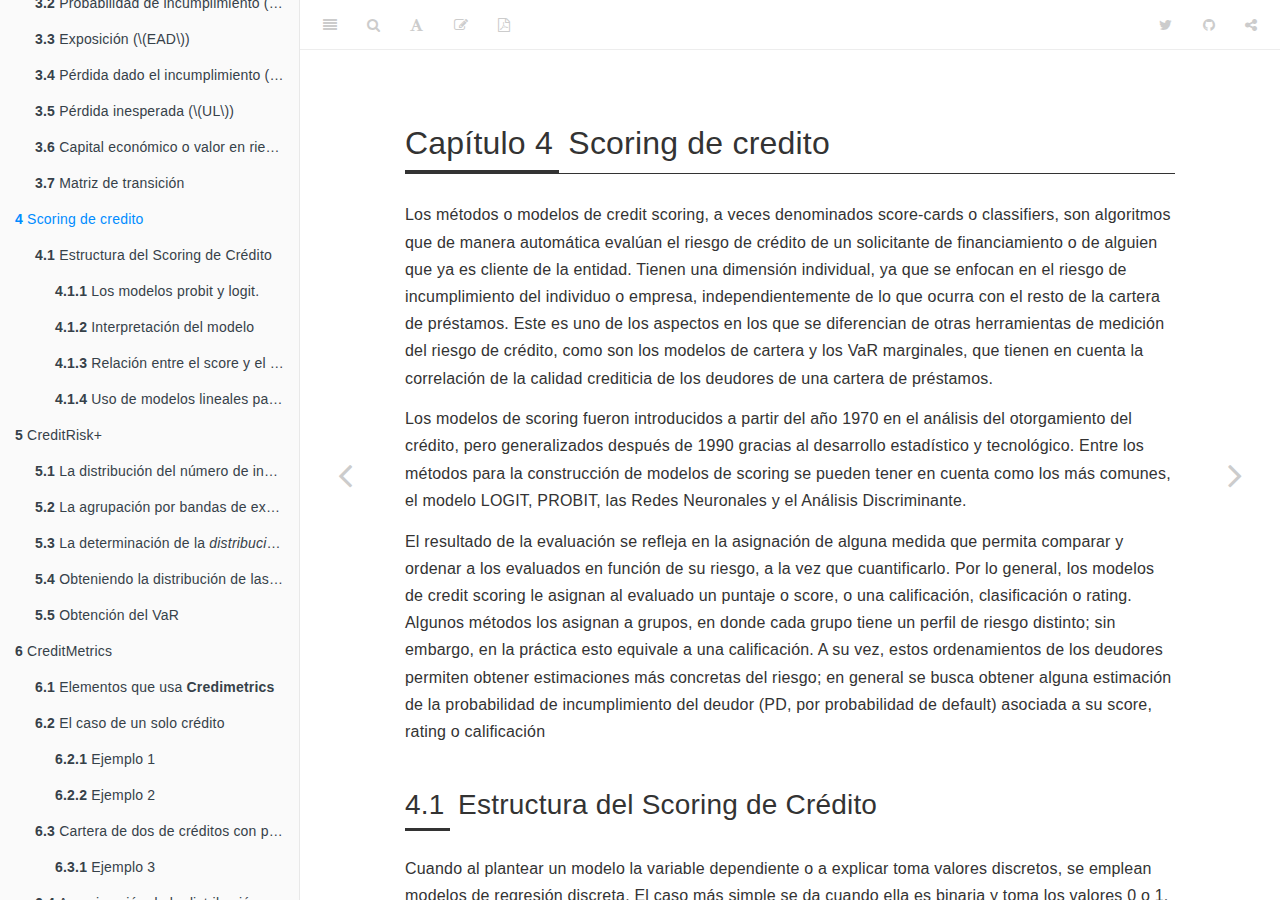
<file: docs/scoring-de-credito.html>
<!DOCTYPE html>
<html >

<head>

  <meta charset="UTF-8">
  <meta http-equiv="X-UA-Compatible" content="IE=edge">
  <title>Capítulo 4 Scoring de credito | Riesgo de Crédito</title>
  <meta name="description" content="Capítulo 4 Scoring de credito | Riesgo de Crédito>
  <meta name="generator" content="bookdown  and GitBook 2.6.7">

  <meta property="og:title" content="Capítulo 4 Scoring de credito | Riesgo de Crédito />
  <meta property="og:type" content="book" />
  <meta property="og:url" content="http://synergy.vision/Riesgo-de-Credito/" />
  <meta property="og:image" content="http://synergy.vision/Riesgo-de-Credito/images/cover.png" />
  
  <meta name="github-repo" content="synergyvision/Riesgo-de-Credito/" />

  <meta name="twitter:card" content="summary" />
  <meta name="twitter:title" content="Capítulo 4 Scoring de credito | Riesgo de Crédito />
  
  
  <meta name="twitter:image" content="http://synergy.vision/Riesgo-de-Credito/images/cover.png" />

<meta name="author" content="Synergy Vision">


<meta name="date" content="2019-09-28">

  <meta name="viewport" content="width=device-width, initial-scale=1">
  <meta name="apple-mobile-web-app-capable" content="yes">
  <meta name="apple-mobile-web-app-status-bar-style" content="black">
  
  
<link rel="prev" href="conceptos-de-la-gestion-del-riesgo-de-credito.html">
<link rel="next" href="creditrisk.html">
<script src="libs/jquery/jquery.min.js"></script>
<link href="libs/gitbook/css/style.css" rel="stylesheet" />
<link href="libs/gitbook/css/plugin-table.css" rel="stylesheet" />
<link href="libs/gitbook/css/plugin-bookdown.css" rel="stylesheet" />
<link href="libs/gitbook/css/plugin-highlight.css" rel="stylesheet" />
<link href="libs/gitbook/css/plugin-search.css" rel="stylesheet" />
<link href="libs/gitbook/css/plugin-fontsettings.css" rel="stylesheet" />







<script src="https://cdn.datacamp.com/datacamp-light-latest.min.js"></script>



<link rel="stylesheet" href="css/style.css" type="text/css" />
</head>

<body>



  <div class="book without-animation with-summary font-size-2 font-family-1" data-basepath=".">

    <div class="book-summary">
      <nav role="navigation">

<ul class="summary">
<li><a href="./"><img src="images/logovision-black.png" width="160"></img></a></li>

<li class="divider"></li>
<li class="chapter" data-level="" data-path="index.html"><a href="index.html"><i class="fa fa-check"></i>Prefacio</a><ul>
<li class="chapter" data-level="" data-path="index.html"><a href="index.html#por-que-leer-este-libro"><i class="fa fa-check"></i>¿Por qué leer este libro?</a></li>
<li class="chapter" data-level="" data-path="index.html"><a href="index.html#estructura-del-libro"><i class="fa fa-check"></i>Estructura del libro</a></li>
<li class="chapter" data-level="" data-path="index.html"><a href="index.html#informacion-sobre-los-programas-y-convenciones"><i class="fa fa-check"></i>Información sobre los programas y convenciones</a></li>
<li class="chapter" data-level="" data-path="index.html"><a href="index.html#agradecimientos"><i class="fa fa-check"></i>Agradecimientos</a></li>
</ul></li>
<li class="chapter" data-level="" data-path="acerca-del-autor.html"><a href="acerca-del-autor.html"><i class="fa fa-check"></i>Acerca del Autor</a></li>
<li class="chapter" data-level="1" data-path="introduccion.html"><a href="introduccion.html"><i class="fa fa-check"></i><b>1</b> Introducción</a></li>
<li class="chapter" data-level="2" data-path="introduccion-a-la-teoria-de-probabilidad.html"><a href="introduccion-a-la-teoria-de-probabilidad.html"><i class="fa fa-check"></i><b>2</b> Introducción a la teoría de probabilidad</a><ul>
<li class="chapter" data-level="2.1" data-path="introduccion-a-la-teoria-de-probabilidad.html"><a href="introduccion-a-la-teoria-de-probabilidad.html#espacio-de-probabilidad"><i class="fa fa-check"></i><b>2.1</b> Espacio de probabilidad</a></li>
<li class="chapter" data-level="2.2" data-path="introduccion-a-la-teoria-de-probabilidad.html"><a href="introduccion-a-la-teoria-de-probabilidad.html#variables-aleatorias-y-funcion-de-distribucion."><i class="fa fa-check"></i><b>2.2</b> Variables aleatorias y función de distribución.</a><ul>
<li class="chapter" data-level="2.2.1" data-path="introduccion-a-la-teoria-de-probabilidad.html"><a href="introduccion-a-la-teoria-de-probabilidad.html#variable-aleatoria"><i class="fa fa-check"></i><b>2.2.1</b> Variable aleatoria</a></li>
<li class="chapter" data-level="2.2.2" data-path="introduccion-a-la-teoria-de-probabilidad.html"><a href="introduccion-a-la-teoria-de-probabilidad.html#tipos-de-variables-aleatorias"><i class="fa fa-check"></i><b>2.2.2</b> Tipos de variables aleatorias</a></li>
<li class="chapter" data-level="2.2.3" data-path="introduccion-a-la-teoria-de-probabilidad.html"><a href="introduccion-a-la-teoria-de-probabilidad.html#distribucion-de-probabilidad"><i class="fa fa-check"></i><b>2.2.3</b> Distribución de probabilidad:</a></li>
<li class="chapter" data-level="2.2.4" data-path="introduccion-a-la-teoria-de-probabilidad.html"><a href="introduccion-a-la-teoria-de-probabilidad.html#funcion-de-distribucion"><i class="fa fa-check"></i><b>2.2.4</b> Función de distribución:</a></li>
<li class="chapter" data-level="2.2.5" data-path="introduccion-a-la-teoria-de-probabilidad.html"><a href="introduccion-a-la-teoria-de-probabilidad.html#algunos-tipos-de-variables-aleatorias"><i class="fa fa-check"></i><b>2.2.5</b> Algunos tipos de variables aleatorias</a></li>
<li class="chapter" data-level="2.2.6" data-path="introduccion-a-la-teoria-de-probabilidad.html"><a href="introduccion-a-la-teoria-de-probabilidad.html#esperanza-de-una-variable-aleatoria."><i class="fa fa-check"></i><b>2.2.6</b> Esperanza de una variable aleatoria.</a></li>
<li class="chapter" data-level="2.2.7" data-path="introduccion-a-la-teoria-de-probabilidad.html"><a href="introduccion-a-la-teoria-de-probabilidad.html#varianza-de-una-variable-aleatoria."><i class="fa fa-check"></i><b>2.2.7</b> Varianza de una variable aleatoria.</a></li>
<li class="chapter" data-level="2.2.8" data-path="introduccion-a-la-teoria-de-probabilidad.html"><a href="introduccion-a-la-teoria-de-probabilidad.html#covarianza-de-variables-aleatorias."><i class="fa fa-check"></i><b>2.2.8</b> Covarianza de variables aleatorias.</a></li>
</ul></li>
</ul></li>
<li class="chapter" data-level="3" data-path="conceptos-de-la-gestion-del-riesgo-de-credito.html"><a href="conceptos-de-la-gestion-del-riesgo-de-credito.html"><i class="fa fa-check"></i><b>3</b> Conceptos de la gestión del riesgo de crédito</a><ul>
<li class="chapter" data-level="3.1" data-path="conceptos-de-la-gestion-del-riesgo-de-credito.html"><a href="conceptos-de-la-gestion-del-riesgo-de-credito.html#perdida-esperada"><i class="fa fa-check"></i><b>3.1</b> Pérdida esperada</a></li>
<li class="chapter" data-level="3.2" data-path="conceptos-de-la-gestion-del-riesgo-de-credito.html"><a href="conceptos-de-la-gestion-del-riesgo-de-credito.html#probabilidad-de-incumplimiento-dp"><i class="fa fa-check"></i><b>3.2</b> Probabilidad de incumplimiento (DP)</a></li>
<li class="chapter" data-level="3.3" data-path="conceptos-de-la-gestion-del-riesgo-de-credito.html"><a href="conceptos-de-la-gestion-del-riesgo-de-credito.html#exposicion-ead"><i class="fa fa-check"></i><b>3.3</b> Exposición (<span class="math inline">\(EAD\)</span>)</a></li>
<li class="chapter" data-level="3.4" data-path="conceptos-de-la-gestion-del-riesgo-de-credito.html"><a href="conceptos-de-la-gestion-del-riesgo-de-credito.html#perdida-dado-el-incumplimiento-lgd"><i class="fa fa-check"></i><b>3.4</b> Pérdida dado el incumplimiento (<span class="math inline">\(LGD\)</span>)</a></li>
<li class="chapter" data-level="3.5" data-path="conceptos-de-la-gestion-del-riesgo-de-credito.html"><a href="conceptos-de-la-gestion-del-riesgo-de-credito.html#perdida-inesperada-ul"><i class="fa fa-check"></i><b>3.5</b> Pérdida inesperada (<span class="math inline">\(UL\)</span>)</a></li>
<li class="chapter" data-level="3.6" data-path="conceptos-de-la-gestion-del-riesgo-de-credito.html"><a href="conceptos-de-la-gestion-del-riesgo-de-credito.html#capital-economico-o-valor-en-riesgo"><i class="fa fa-check"></i><b>3.6</b> Capital económico o valor en riesgo</a></li>
<li class="chapter" data-level="3.7" data-path="conceptos-de-la-gestion-del-riesgo-de-credito.html"><a href="conceptos-de-la-gestion-del-riesgo-de-credito.html#matriz-de-transicion"><i class="fa fa-check"></i><b>3.7</b> Matriz de transición</a></li>
</ul></li>
<li class="chapter" data-level="4" data-path="scoring-de-credito.html"><a href="scoring-de-credito.html"><i class="fa fa-check"></i><b>4</b> Scoring de credito</a><ul>
<li class="chapter" data-level="4.1" data-path="scoring-de-credito.html"><a href="scoring-de-credito.html#estructura-del-scoring-de-credito"><i class="fa fa-check"></i><b>4.1</b> Estructura del Scoring de Crédito</a><ul>
<li class="chapter" data-level="4.1.1" data-path="scoring-de-credito.html"><a href="scoring-de-credito.html#los-modelos-probit-y-logit."><i class="fa fa-check"></i><b>4.1.1</b> Los modelos probit y logit.</a></li>
<li class="chapter" data-level="4.1.2" data-path="scoring-de-credito.html"><a href="scoring-de-credito.html#interpretacion-del-modelo"><i class="fa fa-check"></i><b>4.1.2</b> Interpretación del modelo</a></li>
<li class="chapter" data-level="4.1.3" data-path="scoring-de-credito.html"><a href="scoring-de-credito.html#relacion-entre-el-score-y-el-riesgo"><i class="fa fa-check"></i><b>4.1.3</b> Relación entre el score y el riesgo</a></li>
<li class="chapter" data-level="4.1.4" data-path="scoring-de-credito.html"><a href="scoring-de-credito.html#uso-de-modelos-lineales-para-la-seleccion-de-variables-metodos-de-busqueda-secuencial."><i class="fa fa-check"></i><b>4.1.4</b> Uso de modelos lineales para la selección de variables (Métodos de búsqueda secuencial).</a></li>
</ul></li>
</ul></li>
<li class="chapter" data-level="5" data-path="creditrisk.html"><a href="creditrisk.html"><i class="fa fa-check"></i><b>5</b> CreditRisk+</a><ul>
<li class="chapter" data-level="5.1" data-path="creditrisk.html"><a href="creditrisk.html#la-distribucion-del-numero-de-incumplimientos-con-probabilidades-de-impago-fijas."><i class="fa fa-check"></i><b>5.1</b> La distribución del número de incumplimientos con probabilidades de impago fijas.</a></li>
<li class="chapter" data-level="5.2" data-path="creditrisk.html"><a href="creditrisk.html#la-agrupacion-por-bandas-de-exposicion-las-perdidas"><i class="fa fa-check"></i><b>5.2</b> La agrupación por bandas de exposición las pérdidas</a></li>
<li class="chapter" data-level="5.3" data-path="creditrisk.html"><a href="creditrisk.html#la-determinacion-de-la-distribucion-de-perdidas-de-la-cartera."><i class="fa fa-check"></i><b>5.3</b> La determinación de la <em>distribución de pérdidas</em> de la cartera.</a></li>
<li class="chapter" data-level="5.4" data-path="creditrisk.html"><a href="creditrisk.html#obteniendo-la-distribucion-de-las-perdidas"><i class="fa fa-check"></i><b>5.4</b> Obteniendo la distribución de las pérdidas</a></li>
<li class="chapter" data-level="5.5" data-path="creditrisk.html"><a href="creditrisk.html#obtencion-del-var"><i class="fa fa-check"></i><b>5.5</b> Obtención del VaR</a></li>
</ul></li>
<li class="chapter" data-level="6" data-path="creditmetrics.html"><a href="creditmetrics.html"><i class="fa fa-check"></i><b>6</b> CreditMetrics</a><ul>
<li class="chapter" data-level="6.1" data-path="creditmetrics.html"><a href="creditmetrics.html#elementos-que-usa-credimetrics"><i class="fa fa-check"></i><b>6.1</b> Elementos que usa <strong>Credimetrics</strong></a></li>
<li class="chapter" data-level="6.2" data-path="creditmetrics.html"><a href="creditmetrics.html#el-caso-de-un-solo-credito"><i class="fa fa-check"></i><b>6.2</b> El caso de un solo crédito</a><ul>
<li class="chapter" data-level="6.2.1" data-path="creditmetrics.html"><a href="creditmetrics.html#ejemplo-1"><i class="fa fa-check"></i><b>6.2.1</b> Ejemplo 1</a></li>
<li class="chapter" data-level="6.2.2" data-path="creditmetrics.html"><a href="creditmetrics.html#ejemplo-2"><i class="fa fa-check"></i><b>6.2.2</b> Ejemplo 2</a></li>
</ul></li>
<li class="chapter" data-level="6.3" data-path="creditmetrics.html"><a href="creditmetrics.html#cartera-de-dos-de-creditos-con-probabilidades-de-transicion-independientes."><i class="fa fa-check"></i><b>6.3</b> Cartera de dos de créditos con probabilidades de transición independientes.</a><ul>
<li class="chapter" data-level="6.3.1" data-path="creditmetrics.html"><a href="creditmetrics.html#ejemplo-3"><i class="fa fa-check"></i><b>6.3.1</b> Ejemplo 3</a></li>
</ul></li>
<li class="chapter" data-level="6.4" data-path="creditmetrics.html"><a href="creditmetrics.html#aproximacion-de-la-distribucion-de-perdidas-de-una-cartera-con-n-creditos."><i class="fa fa-check"></i><b>6.4</b> Aproximación de la distribución de pérdidas de una cartera con <span class="math inline">\(n\)</span> créditos.</a><ul>
<li class="chapter" data-level="6.4.1" data-path="creditmetrics.html"><a href="creditmetrics.html#simulacion-de-montecarlo"><i class="fa fa-check"></i><b>6.4.1</b> Simulación de MonteCarlo</a></li>
</ul></li>
</ul></li>
<li class="chapter" data-level="7" data-path="manual-tecnico-de-la-aplicacion-vision-creditrisk.html"><a href="manual-tecnico-de-la-aplicacion-vision-creditrisk.html"><i class="fa fa-check"></i><b>7</b> Manual técnico de la aplicación Vision CreditRisk</a><ul>
<li class="chapter" data-level="7.1" data-path="manual-tecnico-de-la-aplicacion-vision-creditrisk.html"><a href="manual-tecnico-de-la-aplicacion-vision-creditrisk.html#presentacion-de-la-aplicacion."><i class="fa fa-check"></i><b>7.1</b> Presentación de la aplicación.</a></li>
<li class="chapter" data-level="7.2" data-path="manual-tecnico-de-la-aplicacion-vision-creditrisk.html"><a href="manual-tecnico-de-la-aplicacion-vision-creditrisk.html#primera-seccion-creditrisk"><i class="fa fa-check"></i><b>7.2</b> Primera sección: CreditRisk+</a><ul>
<li class="chapter" data-level="7.2.1" data-path="manual-tecnico-de-la-aplicacion-vision-creditrisk.html"><a href="manual-tecnico-de-la-aplicacion-vision-creditrisk.html#datos"><i class="fa fa-check"></i><b>7.2.1</b> Datos</a></li>
<li class="chapter" data-level="7.2.2" data-path="manual-tecnico-de-la-aplicacion-vision-creditrisk.html"><a href="manual-tecnico-de-la-aplicacion-vision-creditrisk.html#estadisticos"><i class="fa fa-check"></i><b>7.2.2</b> Estadísticos:</a></li>
<li class="chapter" data-level="7.2.3" data-path="manual-tecnico-de-la-aplicacion-vision-creditrisk.html"><a href="manual-tecnico-de-la-aplicacion-vision-creditrisk.html#seleccion-de-variables"><i class="fa fa-check"></i><b>7.2.3</b> Selección de variables</a></li>
</ul></li>
<li class="chapter" data-level="7.3" data-path="manual-tecnico-de-la-aplicacion-vision-creditrisk.html"><a href="manual-tecnico-de-la-aplicacion-vision-creditrisk.html#perdida-por-incumplimiento"><i class="fa fa-check"></i><b>7.3</b> Pérdida por incumplimiento</a></li>
<li class="chapter" data-level="7.4" data-path="manual-tecnico-de-la-aplicacion-vision-creditrisk.html"><a href="manual-tecnico-de-la-aplicacion-vision-creditrisk.html#score-de-credito."><i class="fa fa-check"></i><b>7.4</b> Score de Crédito.</a><ul>
<li class="chapter" data-level="7.4.1" data-path="manual-tecnico-de-la-aplicacion-vision-creditrisk.html"><a href="manual-tecnico-de-la-aplicacion-vision-creditrisk.html#seleccion-y-resultados-del-modelo"><i class="fa fa-check"></i><b>7.4.1</b> Selección y resultados del modelo</a></li>
<li class="chapter" data-level="7.4.2" data-path="manual-tecnico-de-la-aplicacion-vision-creditrisk.html"><a href="manual-tecnico-de-la-aplicacion-vision-creditrisk.html#score-de-la-cartera-de-credito."><i class="fa fa-check"></i><b>7.4.2</b> Score de la cartera de crédito.</a></li>
<li class="chapter" data-level="7.4.3" data-path="manual-tecnico-de-la-aplicacion-vision-creditrisk.html"><a href="manual-tecnico-de-la-aplicacion-vision-creditrisk.html#proyeccion-a-nuevos-clientes."><i class="fa fa-check"></i><b>7.4.3</b> Proyección a nuevos clientes.</a></li>
</ul></li>
<li class="chapter" data-level="7.5" data-path="manual-tecnico-de-la-aplicacion-vision-creditrisk.html"><a href="manual-tecnico-de-la-aplicacion-vision-creditrisk.html#parametros-y-resultados."><i class="fa fa-check"></i><b>7.5</b> Parametros y resultados.</a><ul>
<li class="chapter" data-level="7.5.1" data-path="manual-tecnico-de-la-aplicacion-vision-creditrisk.html"><a href="manual-tecnico-de-la-aplicacion-vision-creditrisk.html#parametros-iniciales"><i class="fa fa-check"></i><b>7.5.1</b> Parámetros iniciales</a></li>
<li class="chapter" data-level="7.5.2" data-path="manual-tecnico-de-la-aplicacion-vision-creditrisk.html"><a href="manual-tecnico-de-la-aplicacion-vision-creditrisk.html#resultados"><i class="fa fa-check"></i><b>7.5.2</b> Resultados</a></li>
</ul></li>
<li class="chapter" data-level="7.6" data-path="manual-tecnico-de-la-aplicacion-vision-creditrisk.html"><a href="manual-tecnico-de-la-aplicacion-vision-creditrisk.html#stress-testing"><i class="fa fa-check"></i><b>7.6</b> Stress Testing</a></li>
<li class="chapter" data-level="7.7" data-path="manual-tecnico-de-la-aplicacion-vision-creditrisk.html"><a href="manual-tecnico-de-la-aplicacion-vision-creditrisk.html#segunda-seccion-credimetrics"><i class="fa fa-check"></i><b>7.7</b> Segunda sección: Credimetrics</a></li>
<li class="chapter" data-level="7.8" data-path="manual-tecnico-de-la-aplicacion-vision-creditrisk.html"><a href="manual-tecnico-de-la-aplicacion-vision-creditrisk.html#creditos"><i class="fa fa-check"></i><b>7.8</b> Créditos</a></li>
<li class="chapter" data-level="7.9" data-path="manual-tecnico-de-la-aplicacion-vision-creditrisk.html"><a href="manual-tecnico-de-la-aplicacion-vision-creditrisk.html#matriz-de-trancicion"><i class="fa fa-check"></i><b>7.9</b> Matriz de trancición</a><ul>
<li class="chapter" data-level="7.9.1" data-path="manual-tecnico-de-la-aplicacion-vision-creditrisk.html"><a href="manual-tecnico-de-la-aplicacion-vision-creditrisk.html#calculo-de-la-matriz-de-transicion"><i class="fa fa-check"></i><b>7.9.1</b> Cálculo de la matriz de transición</a></li>
<li class="chapter" data-level="7.9.2" data-path="manual-tecnico-de-la-aplicacion-vision-creditrisk.html"><a href="manual-tecnico-de-la-aplicacion-vision-creditrisk.html#selececcion-de-la-matriz-de-transicion"><i class="fa fa-check"></i><b>7.9.2</b> Selecección de la matriz de transición</a></li>
</ul></li>
<li class="chapter" data-level="7.10" data-path="manual-tecnico-de-la-aplicacion-vision-creditrisk.html"><a href="manual-tecnico-de-la-aplicacion-vision-creditrisk.html#perdida-por-clase."><i class="fa fa-check"></i><b>7.10</b> Pérdida por clase.</a><ul>
<li class="chapter" data-level="7.10.1" data-path="manual-tecnico-de-la-aplicacion-vision-creditrisk.html"><a href="manual-tecnico-de-la-aplicacion-vision-creditrisk.html#calculo-de-perdida-esperada"><i class="fa fa-check"></i><b>7.10.1</b> Cálculo de pérdida esperada</a></li>
<li class="chapter" data-level="7.10.2" data-path="manual-tecnico-de-la-aplicacion-vision-creditrisk.html"><a href="manual-tecnico-de-la-aplicacion-vision-creditrisk.html#perdida-esperada-1"><i class="fa fa-check"></i><b>7.10.2</b> Pérdida esperada</a></li>
</ul></li>
<li class="chapter" data-level="7.11" data-path="manual-tecnico-de-la-aplicacion-vision-creditrisk.html"><a href="manual-tecnico-de-la-aplicacion-vision-creditrisk.html#simulacion-y-resultados."><i class="fa fa-check"></i><b>7.11</b> Simulación y resultados.</a></li>
<li class="chapter" data-level="7.12" data-path="manual-tecnico-de-la-aplicacion-vision-creditrisk.html"><a href="manual-tecnico-de-la-aplicacion-vision-creditrisk.html#stress-testing."><i class="fa fa-check"></i><b>7.12</b> Stress Testing.</a></li>
<li class="chapter" data-level="7.13" data-path="manual-tecnico-de-la-aplicacion-vision-creditrisk.html"><a href="manual-tecnico-de-la-aplicacion-vision-creditrisk.html#tercera-seccion-indicadores-contables"><i class="fa fa-check"></i><b>7.13</b> Tercera sección: Indicadores contables</a></li>
<li class="chapter" data-level="7.14" data-path="manual-tecnico-de-la-aplicacion-vision-creditrisk.html"><a href="manual-tecnico-de-la-aplicacion-vision-creditrisk.html#calculo-del-raroc"><i class="fa fa-check"></i><b>7.14</b> Cálculo del RAROC</a><ul>
<li class="chapter" data-level="7.14.1" data-path="manual-tecnico-de-la-aplicacion-vision-creditrisk.html"><a href="manual-tecnico-de-la-aplicacion-vision-creditrisk.html#raroc"><i class="fa fa-check"></i><b>7.14.1</b> RAROC</a></li>
</ul></li>
</ul></li>
<li class="divider"></li>
<li><a href="https://bookdown.org" target="blank">Publicado con bookdown</a></li>

</ul>

      </nav>
    </div>

    <div class="book-body">
      <div class="body-inner">
        <div class="book-header" role="navigation">
          <h1>
            <i class="fa fa-circle-o-notch fa-spin"></i><a href="./">Riesgo de Crédito</a>
          </h1>
        </div>

        <div class="page-wrapper" tabindex="-1" role="main">
          <div class="page-inner">

            <section class="normal" id="section-">
<div id="scoring-de-credito" class="section level1">
<h1><span class="header-section-number">Capítulo 4</span> Scoring de credito</h1>
<p>Los métodos o modelos de credit scoring, a veces denominados score-cards o classifiers, son algoritmos que de manera automática evalúan el riesgo de crédito de un solicitante de financiamiento o de alguien que ya es cliente de la entidad. Tienen una dimensión individual, ya que se enfocan en el riesgo de incumplimiento del individuo o empresa, independientemente de lo que ocurra con el resto de la cartera de préstamos. Este es uno de los aspectos en los que se diferencian de otras herramientas de medición del riesgo de crédito, como son los modelos de cartera y los VaR marginales, que tienen en cuenta la correlación de la calidad crediticia de los deudores de una cartera de préstamos.</p>
<p>Los modelos de scoring fueron introducidos a partir del año 1970 en el análisis del otorgamiento del crédito, pero generalizados después de 1990 gracias al desarrollo estadístico y tecnológico. Entre los métodos para la construcción de modelos de scoring se pueden tener en cuenta como los más comunes, el modelo LOGIT, PROBIT, las Redes Neuronales y el Análisis Discriminante.</p>
<p>El resultado de la evaluación se refleja en la asignación de alguna medida que permita comparar y ordenar a los evaluados en función de su riesgo, a la vez que cuantificarlo. Por lo general, los modelos de credit scoring le asignan al evaluado un puntaje o score, o una calificación, clasificación o rating. Algunos métodos los asignan a grupos, en donde cada grupo tiene un perfil de riesgo distinto; sin embargo, en la práctica esto equivale a una calificación. A su vez, estos ordenamientos de los deudores permiten obtener estimaciones más concretas del riesgo; en general se busca obtener alguna estimación de la probabilidad de incumplimiento del deudor (PD, por probabilidad de default) asociada a su score, rating o calificación</p>
<div id="estructura-del-scoring-de-credito" class="section level2">
<h2><span class="header-section-number">4.1</span> Estructura del Scoring de Crédito</h2>
<p>Cuando al plantear un modelo la variable dependiente o a explicar toma valores discretos, se emplean modelos de regresión discreta. El caso más simple se da cuando ella es binaria y toma los valores 0 o 1, y se puede estimar con distintos enfoques como el modelo de probabilidad lineal, análisis discriminante, los modelos de tipo probit y logit o con una regresión logística.</p>
<p>Sea <span class="math inline">\(Y\)</span> una variable aleatoria binaria que toma el valor 1 si ocurre el evento (el deudor cumple con los pagos normalmente) y 0 si entra en mora, se cuenta con una muestra aleatoria de <span class="math inline">\(n\)</span> observaciones, <span class="math inline">\(Y_i\)</span>, <span class="math inline">\(i: 1,...,n\)</span>, y se define como <span class="math inline">\(\Omega_i\)</span> al conjunto de información relevante asociado con el individuo <span class="math inline">\(i\)</span>, que se utilizará para explicar a <span class="math inline">\(Y_i\)</span>.</p>
<p>Un modelo de elección binaria es un modelo de la probabilidad de ocurrencia del evento <span class="math inline">\(Y_i\)</span> condicional en el conjunto de información <span class="math inline">\(\Omega_i\)</span>.</p>
<p><span class="math display" id="eq:ecuacion1">\[
\begin{equation}
P_i = Pr(Y_i=1|\Omega_i)
\tag{4.1} 
\end{equation}
\]</span>
Dado que <span class="math inline">\(Y_i\)</span> toma los valores 0 y 1, la esperanza de <span class="math inline">\(Y_i\)</span> condicional en <span class="math inline">\(\Omega_i\)</span> es: <span class="math display">\[E(Y_i|\Omega_i)=(1*P_i)+(0*(1-P_i))=P_i=Pr(Y_i=1|\Omega_i)
(\#eq:ecuacion2)\]</span></p>
<p>En consecuencia, cuando la variable a explicar es binaria, su esperanza condicional es la probabilidad condicional de ocurrencia del evento.</p>
<p>##El modelo de probabilidad lineal</p>
<p>Supóngase que <span class="math inline">\(\Omega_i\)</span> está constituido por un vector columna <span class="math inline">\(X_i\)</span> compuesto por <span class="math inline">\(k\)</span> variables explicativas, incluyendo a la ordenada al origen, <span class="math inline">\(\beta\)</span> es un vector columna que contiene los parámetros correspondientes a las variables explicativas, y que se intenta modelar a la variable <span class="math inline">\(Y_i\)</span> a través del modelo de probabilidad lineal, postulando la siguiente relación:</p>
<p><span class="math display" id="eq:ecuacion3">\[Y_i=\beta^TX_i+\epsilon_i,\quad\textrm{donde}\quad E(\epsilon_i|X_i)=0\quad \textrm{y}\quad E(\epsilon_i)=0 
\tag{4.2}\]</span></p>
<p>y usando <a href="#eq:ecuacion2">(<strong>??</strong>)</a></p>
<p><span class="math display" id="eq:ecuacion4">\[E(Y_i|X_i)=P_i=\beta^TX_i
\tag{4.3}\]</span></p>
<p>El modelo de probabilidad lineal, como se observa en la ecuación <a href="scoring-de-credito.html#eq:ecuacion3">(4.2)</a>, implica estimar un modelo lineal en los parámetros para <span class="math inline">\(Y_i\)</span>. Los valores predichos deberían en su mayoría ubicarse en el intervalo <span class="math inline">\([0,1]\)</span>, pudiendo ser interpretados como la probabilidad de que la variable a explicar tome alguno de estos valores.</p>
<p>Mientras que su estimación e interpretación es simple, su utilización se ha visto desalentada por dos problemas en la metodología. En primer lugar, como la esperanza condicionada de <span class="math inline">\(Y_i\)</span> es igual a la probabilidad condicionada de ocurrencia del evento (de <span class="math inline">\(Y_i=1\)</span>), ella debería estar restringida al intervalo <span class="math inline">\([0,1]\)</span>. Sin embargo, el modelo lineal no impone ninguna restricción sobre <span class="math inline">\(\beta^TX_i\)</span>i, asumiendo implícitamente que la variable dependiente puede tomar cualquier valor. Es por esto que el modelo puede estimar probabilidades negativas o mayores que uno, lo cual carece de significado económico. A su vez, el término de error de este modelo no es homocedástico, ya que la varianza condicional varía según las observaciones, por lo que las estimaciones de <span class="math inline">\(\beta\)</span> no son eficientes.</p>
<p>Para resolver estos inconvenientes hay modelos econométricos, generalmente estimados por máxima verosimilitud, que tienen en cuenta la naturaleza discreta de la variable dependiente: se trata de los modelos de respuesta o elección binaria. Ellos utilizan ciertas funciones de distribución para la innovación, con el objetivo de limitar las probabilidades estimadas al intervalo [0,1]: las más usadas son la función de probabilidad acumulada normal estándar y la función logística. Cuando se usa la normal estándar se trata de un modelo probit, y logit cuando se usa la función logística.</p>
<div id="los-modelos-probit-y-logit." class="section level3">
<h3><span class="header-section-number">4.1.1</span> Los modelos probit y logit.</h3>
<p>El modelo probit es una de varias alternativas para estimar modelos de respuesta binaria. La idea consiste en utilizar una función de transformación F(x) que tenga las siguientes propiedades:</p>
<p><span class="math display" id="eq:ecuacion5">\[F(-\infty)=0, \quad F(\infty)=1\quad\textrm{y}\quad f(x)\equiv\frac{dF(x)}{dx}&gt;0
\tag{4.4}\]</span></p>
<p><span class="math inline">\(F(x)\)</span> es una función monótona creciente que mapea de la línea real al intervalo [0,1]. Varias funciones de distribución acumulada tienen estas propiedades: la normal, la logística, la de Cauchy y la de Burr, entre otras. Estas distintas alternativas para los modelos de respuesta binaria consisten en una función de transformación F(x) aplicada a una función índice que depende de las variables explicativas del modelo y que tiene las propiedades de una función de regresión, pudiendo ser lineal o no lineal.</p>
<p>La siguiente es una especificación general para cualquiera de los modelos de elección binaria:</p>
<p><span class="math display" id="eq:ecuacion6">\[E(Y_i|\Omega_i)=F(h(X_i))
\tag{4.5}\]</span></p>
<p>Donde <span class="math inline">\(h\)</span> es la función índice.</p>
<p>Si bien <span class="math inline">\(h\)</span> puede ser cualquier función, en general se usa una función lineal, es decir:</p>
<p><span class="math display" id="eq:ecuacion7">\[E(Y_i|\Omega_i)=F(\beta^TX_i)
\tag{4.6}\]</span></p>
<p>Por lo cual el modelo de elección binaria es simplemente una transformación no lineal de una regresión lineal, y si bien <span class="math inline">\(\beta^TX_i\)</span> puede tomar cualquier valor sobre la línea real, <span class="math inline">\(F(\beta^TX_i)\)</span> está limitado al intervalo [0,1]. En el modelo probit, la función de transformación <span class="math inline">\(F(x)\)</span> es la función de distribución acumulada normal estándar, y por definición satisface las condiciones impuestas en <a href="scoring-de-credito.html#eq:ecuacion5">(4.4)</a>. En este caso, el modelo de elección binaria puede escribirse de la siguiente manera:</p>
<p><span class="math display" id="eq:ecuacion8">\[P_i=E(Y_i|\Omega_i)=F(\beta^TX_i)=\Phi(\beta^TX_i)=\int_{-\infty}^{\frac{\beta^TX_i}{\sigma}}\frac{e^{\frac{-s^2}{2}}}{\sqrt{2\pi}}ds
\tag{4.7}\]</span></p>
<p>Cuando se trata del modelo logit, <span class="math inline">\(F(x)\)</span> es la función logística y el modelo de respuesta binaria se escribe como:</p>
<p><span class="math display" id="eq:ecuacion9">\[P_i=E(Y_i|\Omega_i)=F(\beta^TX_i)=\Phi(\beta^TX_i)=\frac{e^{\beta^TX_i}}{1+e^{\beta^TX_i}}
\tag{4.8}\]</span></p>
<p>Los modelos probit y logit pueden ser derivados de otro modelo que introduce una variable no observada o latente <span class="math inline">\(y^*\)</span>, de la siguiente manera. Sea:</p>
<p><span class="math display" id="eq:ecuacion10">\[y^*_i=\beta^TX_i+\epsilon_i, \quad \textrm{con} \quad \epsilon_i\sim iid(0,1)
\tag{4.9}\]</span></p>
<p>Si bien <span class="math inline">\(y^*\)</span> no se observa, decimos que:</p>
<p><span class="math display" id="eq:ecuacion11">\[Y_i=1\quad\quad\textrm{si} \quad y^*&gt;0 \quad \textrm{y} \quad Y_i=0\quad\quad\textrm{si} \quad y^*&lt;0
\tag{4.10}\]</span></p>
<p>Luego, la probabilidad que <span class="math inline">\(Y_i=1\)</span> viene dada por:</p>
<p><span class="math display">\[\begin{equation} \label{eq1}
\begin{split}
P(Y_i=1) &amp; = P(y_i^*&gt;0)=P(\beta^TX_i+\epsilon_i&gt;0)= 1-P(\beta^TX_i+\epsilon_i\leq 0)=1-P(\epsilon_i\leq -\beta^TX_i)\\
 &amp; = 1-F(-\beta^TX_i)=F(\beta^TX_i)
\end{split}
\end{equation}\]</span></p>
<p>ya que se supone que εi tiene una distribución simétrica. Cuando <span class="math inline">\(\epsilon_i ~ N(0,1)\)</span> <span class="math inline">\(F\)</span> es <span class="math inline">\(\Phi\)</span>, la función de distribución de probabilidades acumuladas normal estándar y se trata del modelo probit, mientras que si F es la función logística se trata de un modelo logit y su densidad también es simétrica alrededor de cero.</p>
<p>###Estimación de los modelos logit y probit</p>
<p>La estimación de estos modelos se hace por el método de máxima verosimilitud. Con métodos numéricos se buscan los valores de <span class="math inline">\(\beta\)</span> que maximizan la siguiente función logarítmica de verosimilitud:</p>
<p><span class="math display" id="eq:ecuacion12">\[l(\beta)=\sum^{n}_{i=1}\big{(}Y_ilog\big{(}F\big{(}\beta^TX_i\big{)}\big{)}+\big{(}1-Y_i\big{)}log\big{(}1-F\big{(}\beta^TX_i\big{)}\big{)}\big{)}
\tag{4.11}\]</span></p>
<p>Las condiciones de primer orden para un máximo en <a href="scoring-de-credito.html#eq:ecuacion12">(4.11)</a> son:</p>
<p><span class="math display" id="eq:ecuacion13">\[\sum_{i=1}^n\frac{(Y_i-\hat{F_i)}\hat{f_i}X_{ij}}{\hat{F_i}(1-\hat{F_i})}=0,\quad j=1,...,k
\tag{4.12}\]</span></p>
<p>donde <span class="math inline">\(\hat{F_i}\equiv F_i(b^TX_i) \quad \textrm{y} \quad \hat{f_i}\equiv f_i(b^TX_i)\)</span></p>
<p>Los modelos probit, logit y otros tipos de modelos de respuesta binaria satisfacen las condiciones de regularidad necesarias para que las estimaciones de los parámetros sean consistentes y asintóticamente normales, con la matriz de covarianzas asintótica dada por la inversa de la matriz de información.</p>
</div>
<div id="interpretacion-del-modelo" class="section level3">
<h3><span class="header-section-number">4.1.2</span> Interpretación del modelo</h3>
<p>En el contexto de los modelos de credit scoring se puede asociar <span class="math inline">\(\beta^TX_i\)</span> a la calidad crediticia del individuo (variable latente o no observada). Cambiando su denominación por <span class="math inline">\(Z_i\)</span>, esta variable representa la calidad crediticia del individuo, que se puede suponer el resultado de una función lineal en sus parámetros, como por ejemplo:</p>
<p><span class="math display" id="eq:ecuacion14">\[Z_i=\beta_0+\beta_1X_{1j}+\beta_2X_{2j}+...+\epsilon_i
\tag{4.13}\]</span></p>
<p>Las estimaciones de los parámetros <span class="math inline">\(\beta_j\)</span> se obtienen por máxima verosimilitud como se explicó en los párrafos anteriores, y las variables <span class="math inline">\(X_j\)</span> contienen la información de los deudores. Habiendo obtenido las estimaciones <span class="math inline">\(b_j\)</span>, el modelo empírico con el que trabajará el analista de riesgo es,</p>
<p><span class="math display" id="eq:ecuacion15">\[Z_i=\beta_0+\beta_1X_{1j}+\beta_2X_{2j}+\beta_3X_{3j}
\tag{4.14}\]</span></p>
<p>cuando se trata de un modelo que emplea cinco variables (<span class="math inline">\(j=5\)</span>). La variable <span class="math inline">\(z_i\)</span> es el score estimado del deudor, una medida de su calidad crediticia obtenida a partir de los parámetros estimados y de su propia información. Este score, aplicado a las funciones de distribución de probabilidades acumuladas normal o logística, permite conocer la probabilidad de incumplimiento y en consecuencia el riesgo del deudor.</p>
</div>
<div id="relacion-entre-el-score-y-el-riesgo" class="section level3">
<h3><span class="header-section-number">4.1.3</span> Relación entre el score y el riesgo</h3>
<p>Habiendo definido al score, como <span class="math display">\[P(Y_i=1)=F(Z_i)\]</span> y <span class="math display">\[P(Y_i=0)=1-F(Z_i)\]</span></p>
<p>donde queda claro que cambios en <span class="math inline">\(Z_i\)</span> implican cambios en la probabilidad de incumplimiento (PD) del individuo. La relación entre score y riesgo (la PD) no es lineal, por lo que el cambio en el riesgo derivado de un cambio en el score depende de los valores que este último tome. Para valores del score muy bajos, un aumento en el mismo produce una rápida subida en la probabilidad de cumplimiento y una rápida disminución de la PD, mientras que para valores del score altos, una mejora en el mismo hace que la probabilidad de incumplimiento aumente poco y genera una leve caída en el riesgo. Es decir, cuanto mayor es el score, menor es la caída en el riesgo derivada de un aumento en el primero.</p>
</div>
<div id="uso-de-modelos-lineales-para-la-seleccion-de-variables-metodos-de-busqueda-secuencial." class="section level3">
<h3><span class="header-section-number">4.1.4</span> Uso de modelos lineales para la selección de variables (Métodos de búsqueda secuencial).</h3>
<p>Los métodos de búsqueda secuencial tienen en común la aproximación general de estimación de las ecuaciones de regresión con un conjunto de variables y a continuación añadir o eliminar selectivamente variables hasta que se consiga alguna medida criterio conjunta. Esta aproximación proporciona un método objetivo de selección de variables que maximizan la predicción con el número más pequeño de variables empleadas. Existen dos tipos de aproximaciones de búsqueda secuencial: (1) la estimación por etapas, y (2) la eliminación progresiva y regresiva. En cada aproximación, se valoran las variables individualmente en función de su contribución a la predicción de la variable dependiente y se añaden o eliminan según su contribución relativa.</p>
<div id="estimacion-por-etapas-paso-a-paso-o-stepwise" class="section level4">
<h4><span class="header-section-number">4.1.4.1</span> Estimación por etapas (paso a paso o stepwise)</h4>
<p>La estimación por etapas es quizá la aproximación más popular para seleccionar variables. Esta aproximación permite examinar la contribución de cada variable predictor al modelo de regresión. Se considera la inclusión de cada variable antes de desarrollar la ecuación. Se añade primero la variable independiente con la contribución más grande. Las variables independientes se seleccionan entonces para la inclusión basada en su contribución incremental sobre la(s) variable(s) ya existente(s) en la ecuación. Las cuestiones específicas en cada etapa son:</p>
<ol style="list-style-type: decimal">
<li><p>Empezar con el modelo de regresión simple en el cual sólo se utiliza la única variable predictor que es la que se muestra más altamente correlacionada con la variable criterio. La ecuación sería <span class="math inline">\(Y= \beta_0 Q + \beta_1X_1\)</span>.</p></li>
<li><p>Examinar los coeficientes de correlación parcial para encontrar una variable predictor adicional que explique además de una parte significativa, la mayor parte del error que queda de la primera ecuación de regresión.</p></li>
<li><p>Recalcular la ecuación de regresión utilizando las dos variables predictor, y examinar el valor parcial <span class="math inline">\(F\)</span> de la variable original del modelo para ver si todavía realiza una contribución significativa, dada la presencia de la nueva variable predictor. Si no lo hace, eliminamos la variable. Esta capacidad de eliminar variables presentes en el modelo distingue el modelo por etapas de los modelos de adición progresiva/eliminación regresiva. Si las variables originales todavía representan una contribución significativa, la ecuación sería <span class="math inline">\(Y = \beta_0 + \beta_1X_1 + \beta_2X_2\)</span>.</p></li>
<li><p>Continúa este procedimiento examinando todos las variables independientes no presentes en el modelo para determinar si deberían incluirse en la ecuación. Si se incluye una nueva variable independiente, hay que examinar todos los predictores previamente incluidos en el modelo para juzgar si se deben mantener. Existe un sesgo potencial en el procedimiento por etapas que resulta de considerar sólo una variable a seleccionar cada vez. Supongamos que las variables <span class="math inline">\(X_3\)</span> y <span class="math inline">\(X_4\)</span> explicaran conjuntamente una parte significativa de la varianza (cada una considerando la presencia de la otra), pero no son significativas por sí solas. En esta situación, ninguna debería ser considerada para el modelo final.</p></li>
</ol>
</div>
<div id="la-adicion-progresiva-forward-y-la-eliminacion-regresiva-backward" class="section level4">
<h4><span class="header-section-number">4.1.4.2</span> La adición progresiva (forward) y la eliminación regresiva (backward)</h4>
<p>La adición progresiva y la eliminación regresiva son fundamentalmente procesos de ensayo y error para buscar los mejores estimadores de la regresión. El modelo de adición progresiva es similar al procedimiento por etapas arriba explicada, mientras que el procedimiento de eliminación regresiva implica calcular una ecuación de regresión con todas las variables independientes, para a continuación ir eliminando las variables independientes que no contribuyan significativamente. La distinción principal de la aproximación por etapas respecto de los procedimientos de adición progresiva y eliminación regresiva es su capacidad de añadir o eliminar las variables en cada etapa. Una vez que se añade o elimina una variable en las esquemas de adición progresiva o eliminación regresiva, no existe posibilidad de revertir la acción posteriormente.</p>
</div>
<div id="advertencias-sobre-los-metodos-de-busqueda-secuenciales" class="section level4">
<h4><span class="header-section-number">4.1.4.3</span> Advertencias sobre los métodos de búsqueda secuenciales</h4>
<p>El investigador debe ser consciente de dos advertencias cuando se usa cualquier procedimiento de búsqueda secueneial. En prim er lugar, la multicolinealidad entre variables independientes puede tener un impacto sustancial sobre la especificación final del modelo. Examinemos esta situación con dos variables altamente correlacionadas que tienen similares correlaciones con la variable independiente. El criterio de inclusión o eliminación en estas aproximaciones es maximizar el incremento de potencia predictiva de la variable adicional. Si una de estas variables entra en el modelo de regresión, es muy probable que la otra variable también entre, dado que estas variables están altamente correlacionadas y existe poca varianza singular para cada variable por separado.</p>
<p>Por esta razón, se deben evaluar los efectos de la multicolinealidad en la interpretación del modelo y examinar las correlaciones directas de todas las variables independientes potenciales. Esto ayudará a evitar concluir que las variables independientes que no entren en el modelo no sean trascendentes cuando en realidad están altamente relacionadas con la variable dependiente, pero también correlacionadas con las variables ya existentes en el modelo. Aunque las aproximaciones de búsqueda secueneial maximizarán la capacidad predictiva del modelo de regresión, el investigador debe ser cuidadoso en la interpretación del modelo. Una segunda advertencia pertenece principalmente al procedimiento por etapas. En esta aproximación, los test de significación múltiple se realizan en el proceso de estimación del modelo. Para asegurar que la tasa de error conjunto a lo largo de todos los test de significación es razonable, el investigador debería emplear umbrales muy conservadores (por ejemplo, 0,01) al añadir o sacar las variables.</p>


</div>
</div>
</div>
</div>
<script>
(function(i,s,o,g,r,a,m){i['GoogleAnalyticsObject']=r;i[r]=i[r]||function(){
(i[r].q=i[r].q||[]).push(arguments)},i[r].l=1*new Date();a=s.createElement(o),m=s.getElementsByTagName(o)[0];a.async=1;a.src=g;m.parentNode.insertBefore(a,m)})(window,document,'script','https://www.google-analytics.com/analytics.js','ga');
ga('create', 'UA-78759535-1', 'auto');
ga('send', 'pageview');  
</script>
            </section>

          </div>
        </div>
      </div>
<a href="conceptos-de-la-gestion-del-riesgo-de-credito.html" class="navigation navigation-prev " aria-label="Previous page"><i class="fa fa-angle-left"></i></a>
<a href="creditrisk.html" class="navigation navigation-next " aria-label="Next page"><i class="fa fa-angle-right"></i></a>
    </div>
  </div>
<script src="libs/gitbook/js/app.min.js"></script>
<script src="libs/gitbook/js/lunr.js"></script>
<script src="libs/gitbook/js/plugin-search.js"></script>
<script src="libs/gitbook/js/plugin-sharing.js"></script>
<script src="libs/gitbook/js/plugin-fontsettings.js"></script>
<script src="libs/gitbook/js/plugin-bookdown.js"></script>
<script src="libs/gitbook/js/jquery.highlight.js"></script>
<script>
gitbook.require(["gitbook"], function(gitbook) {
gitbook.start({
"sharing": {
"github": true,
"facebook": false,
"twitter": true,
"google": false,
"linkedin": false,
"weibo": false,
"instapaper": false,
"vk": false,
"all": ["facebook", "google", "twitter", "linkedin", "weibo", "instapaper"]
},
"fontsettings": {
"theme": "white",
"family": "sans",
"size": 2
},
"edit": {
"link": "https://github.com/synergyvision/Teoria-de-Portafolio/edit/master/bookdown/300-Scoring.Rmd",
"text": "Edit"
},
"history": {
"link": null,
"text": null
},
"download": ["Riesgo-de-Credito.pdf"],
"toc": {
"collapse": "none"
}
});
});
</script>

<!-- dynamically load mathjax for compatibility with self-contained -->
<script>
  (function () {
    var script = document.createElement("script");
    script.type = "text/javascript";
    var src = "true";
    if (src === "" || src === "true") src = "https://mathjax.rstudio.com/latest/MathJax.js?config=TeX-MML-AM_CHTML";
    if (location.protocol !== "file:" && /^https?:/.test(src))
      src = src.replace(/^https?:/, '');
    script.src = src;
    document.getElementsByTagName("head")[0].appendChild(script);
  })();
</script>
</body>

</html>
</file>
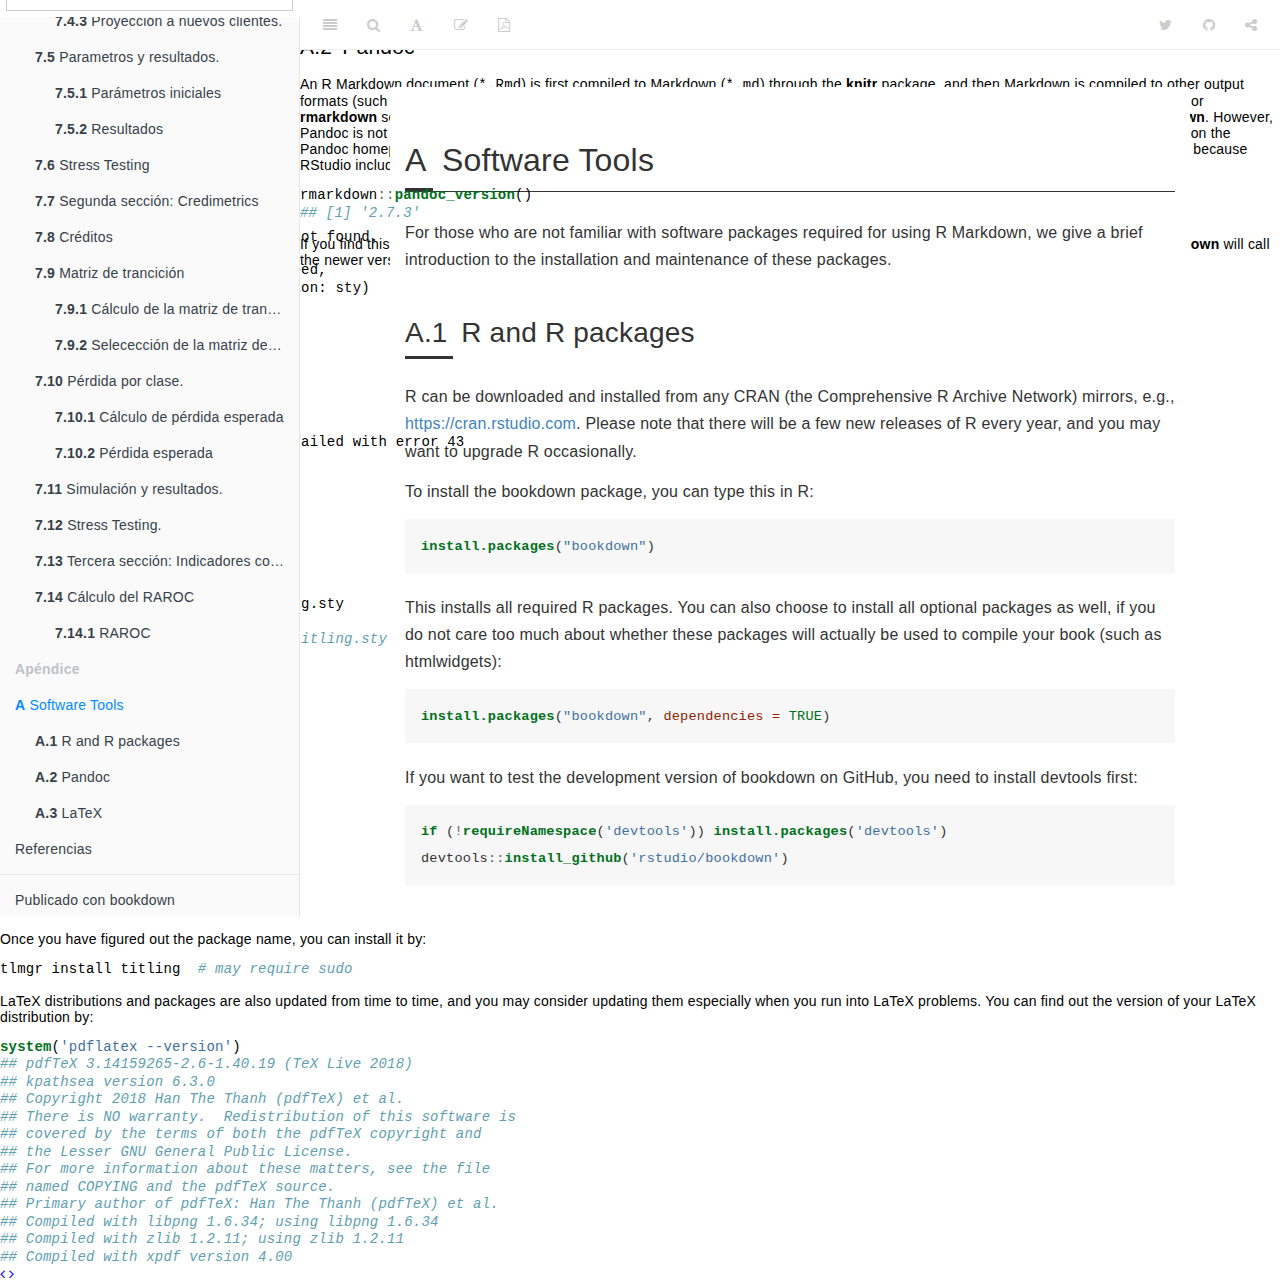
<file: docs/software-tools.html>
<!DOCTYPE html>
<html >

<head>

  <meta charset="UTF-8">
  <meta http-equiv="X-UA-Compatible" content="IE=edge">
  <title>A Software Tools | Riesgo de Crédito</title>
  <meta name="description" content="A Software Tools | Riesgo de Crédito>
  <meta name="generator" content="bookdown  and GitBook 2.6.7">

  <meta property="og:title" content="A Software Tools | Riesgo de Crédito />
  <meta property="og:type" content="book" />
  <meta property="og:url" content="http://synergy.vision/Riesgo-de-Credito/" />
  <meta property="og:image" content="http://synergy.vision/Riesgo-de-Credito/images/cover.png" />
  
  <meta name="github-repo" content="synergyvision/Riesgo-de-Credito/" />

  <meta name="twitter:card" content="summary" />
  <meta name="twitter:title" content="A Software Tools | Riesgo de Crédito />
  
  
  <meta name="twitter:image" content="http://synergy.vision/Riesgo-de-Credito/images/cover.png" />

<meta name="author" content="Synergy Vision">


<meta name="date" content="2019-09-28">

  <meta name="viewport" content="width=device-width, initial-scale=1">
  <meta name="apple-mobile-web-app-capable" content="yes">
  <meta name="apple-mobile-web-app-status-bar-style" content="black">
  
  
<link rel="prev" href="manual-tecnico-de-la-aplicacion-vision-creditrisk.html">
<link rel="next" href="referencias.html">
<script src="libs/jquery/jquery.min.js"></script>
<link href="libs/gitbook/css/style.css" rel="stylesheet" />
<link href="libs/gitbook/css/plugin-table.css" rel="stylesheet" />
<link href="libs/gitbook/css/plugin-bookdown.css" rel="stylesheet" />
<link href="libs/gitbook/css/plugin-highlight.css" rel="stylesheet" />
<link href="libs/gitbook/css/plugin-search.css" rel="stylesheet" />
<link href="libs/gitbook/css/plugin-fontsettings.css" rel="stylesheet" />







<script src="https://cdn.datacamp.com/datacamp-light-latest.min.js"></script>


<style type="text/css">
code.sourceCode > span { display: inline-block; line-height: 1.25; }
code.sourceCode > span { color: inherit; text-decoration: inherit; }
code.sourceCode > span:empty { height: 1.2em; }
.sourceCode { overflow: visible; }
code.sourceCode { white-space: pre; position: relative; }
div.sourceCode { margin: 1em 0; }
pre.sourceCode { margin: 0; }
@media screen {
div.sourceCode { overflow: auto; }
}
@media print {
code.sourceCode { white-space: pre-wrap; }
code.sourceCode > span { text-indent: -5em; padding-left: 5em; }
}
pre.numberSource code
  { counter-reset: source-line 0; }
pre.numberSource code > span
  { position: relative; left: -4em; counter-increment: source-line; }
pre.numberSource code > span > a:first-child::before
  { content: counter(source-line);
    position: relative; left: -1em; text-align: right; vertical-align: baseline;
    border: none; display: inline-block;
    -webkit-touch-callout: none; -webkit-user-select: none;
    -khtml-user-select: none; -moz-user-select: none;
    -ms-user-select: none; user-select: none;
    padding: 0 4px; width: 4em;
    color: #aaaaaa;
  }
pre.numberSource { margin-left: 3em; border-left: 1px solid #aaaaaa;  padding-left: 4px; }
div.sourceCode
  {   }
@media screen {
code.sourceCode > span > a:first-child::before { text-decoration: underline; }
}
code span.al { color: #ff0000; font-weight: bold; } /* Alert */
code span.an { color: #60a0b0; font-weight: bold; font-style: italic; } /* Annotation */
code span.at { color: #7d9029; } /* Attribute */
code span.bn { color: #40a070; } /* BaseN */
code span.bu { } /* BuiltIn */
code span.cf { color: #007020; font-weight: bold; } /* ControlFlow */
code span.ch { color: #4070a0; } /* Char */
code span.cn { color: #880000; } /* Constant */
code span.co { color: #60a0b0; font-style: italic; } /* Comment */
code span.cv { color: #60a0b0; font-weight: bold; font-style: italic; } /* CommentVar */
code span.do { color: #ba2121; font-style: italic; } /* Documentation */
code span.dt { color: #902000; } /* DataType */
code span.dv { color: #40a070; } /* DecVal */
code span.er { color: #ff0000; font-weight: bold; } /* Error */
code span.ex { } /* Extension */
code span.fl { color: #40a070; } /* Float */
code span.fu { color: #06287e; } /* Function */
code span.im { } /* Import */
code span.in { color: #60a0b0; font-weight: bold; font-style: italic; } /* Information */
code span.kw { color: #007020; font-weight: bold; } /* Keyword */
code span.op { color: #666666; } /* Operator */
code span.ot { color: #007020; } /* Other */
code span.pp { color: #bc7a00; } /* Preprocessor */
code span.sc { color: #4070a0; } /* SpecialChar */
code span.ss { color: #bb6688; } /* SpecialString */
code span.st { color: #4070a0; } /* String */
code span.va { color: #19177c; } /* Variable */
code span.vs { color: #4070a0; } /* VerbatimString */
code span.wa { color: #60a0b0; font-weight: bold; font-style: italic; } /* Warning */
</style>

<link rel="stylesheet" href="css/style.css" type="text/css" />
</head>

<body>



  <div class="book without-animation with-summary font-size-2 font-family-1" data-basepath=".">

    <div class="book-summary">
      <nav role="navigation">

<ul class="summary">
<li><a href="./"><img src="images/logovision-black.png" width="160"></img></a></li>

<li class="divider"></li>
<li class="chapter" data-level="" data-path="index.html"><a href="index.html"><i class="fa fa-check"></i>Prefacio</a><ul>
<li class="chapter" data-level="" data-path="index.html"><a href="index.html#por-que-leer-este-libro"><i class="fa fa-check"></i>¿Por qué leer este libro?</a></li>
<li class="chapter" data-level="" data-path="index.html"><a href="index.html#estructura-del-libro"><i class="fa fa-check"></i>Estructura del libro</a></li>
<li class="chapter" data-level="" data-path="index.html"><a href="index.html#informacion-sobre-los-programas-y-convenciones"><i class="fa fa-check"></i>Información sobre los programas y convenciones</a></li>
<li class="chapter" data-level="" data-path="index.html"><a href="index.html#agradecimientos"><i class="fa fa-check"></i>Agradecimientos</a></li>
</ul></li>
<li class="chapter" data-level="" data-path="acerca-del-autor.html"><a href="acerca-del-autor.html"><i class="fa fa-check"></i>Acerca del Autor</a></li>
<li class="chapter" data-level="1" data-path="introduccion.html"><a href="introduccion.html"><i class="fa fa-check"></i><b>1</b> Introducción</a></li>
<li class="chapter" data-level="2" data-path="introduccion-a-la-teoria-de-probabilidad.html"><a href="introduccion-a-la-teoria-de-probabilidad.html"><i class="fa fa-check"></i><b>2</b> Introducción a la teoría de probabilidad</a><ul>
<li class="chapter" data-level="2.1" data-path="introduccion-a-la-teoria-de-probabilidad.html"><a href="introduccion-a-la-teoria-de-probabilidad.html#espacio-de-probabilidad"><i class="fa fa-check"></i><b>2.1</b> Espacio de probabilidad</a></li>
<li class="chapter" data-level="2.2" data-path="introduccion-a-la-teoria-de-probabilidad.html"><a href="introduccion-a-la-teoria-de-probabilidad.html#variables-aleatorias-y-funcion-de-distribucion."><i class="fa fa-check"></i><b>2.2</b> Variables aleatorias y función de distribución.</a><ul>
<li class="chapter" data-level="2.2.1" data-path="introduccion-a-la-teoria-de-probabilidad.html"><a href="introduccion-a-la-teoria-de-probabilidad.html#variable-aleatoria"><i class="fa fa-check"></i><b>2.2.1</b> Variable aleatoria</a></li>
<li class="chapter" data-level="2.2.2" data-path="introduccion-a-la-teoria-de-probabilidad.html"><a href="introduccion-a-la-teoria-de-probabilidad.html#tipos-de-variables-aleatorias"><i class="fa fa-check"></i><b>2.2.2</b> Tipos de variables aleatorias</a></li>
<li class="chapter" data-level="2.2.3" data-path="introduccion-a-la-teoria-de-probabilidad.html"><a href="introduccion-a-la-teoria-de-probabilidad.html#distribucion-de-probabilidad"><i class="fa fa-check"></i><b>2.2.3</b> Distribución de probabilidad:</a></li>
<li class="chapter" data-level="2.2.4" data-path="introduccion-a-la-teoria-de-probabilidad.html"><a href="introduccion-a-la-teoria-de-probabilidad.html#funcion-de-distribucion"><i class="fa fa-check"></i><b>2.2.4</b> Función de distribución:</a></li>
<li class="chapter" data-level="2.2.5" data-path="introduccion-a-la-teoria-de-probabilidad.html"><a href="introduccion-a-la-teoria-de-probabilidad.html#algunos-tipos-de-variables-aleatorias"><i class="fa fa-check"></i><b>2.2.5</b> Algunos tipos de variables aleatorias</a></li>
<li class="chapter" data-level="2.2.6" data-path="introduccion-a-la-teoria-de-probabilidad.html"><a href="introduccion-a-la-teoria-de-probabilidad.html#esperanza-de-una-variable-aleatoria."><i class="fa fa-check"></i><b>2.2.6</b> Esperanza de una variable aleatoria.</a></li>
<li class="chapter" data-level="2.2.7" data-path="introduccion-a-la-teoria-de-probabilidad.html"><a href="introduccion-a-la-teoria-de-probabilidad.html#varianza-de-una-variable-aleatoria."><i class="fa fa-check"></i><b>2.2.7</b> Varianza de una variable aleatoria.</a></li>
<li class="chapter" data-level="2.2.8" data-path="introduccion-a-la-teoria-de-probabilidad.html"><a href="introduccion-a-la-teoria-de-probabilidad.html#covarianza-de-variables-aleatorias."><i class="fa fa-check"></i><b>2.2.8</b> Covarianza de variables aleatorias.</a></li>
</ul></li>
</ul></li>
<li class="chapter" data-level="3" data-path="conceptos-de-la-gestion-del-riesgo-de-credito.html"><a href="conceptos-de-la-gestion-del-riesgo-de-credito.html"><i class="fa fa-check"></i><b>3</b> Conceptos de la gestión del riesgo de crédito</a><ul>
<li class="chapter" data-level="3.1" data-path="conceptos-de-la-gestion-del-riesgo-de-credito.html"><a href="conceptos-de-la-gestion-del-riesgo-de-credito.html#perdida-esperada"><i class="fa fa-check"></i><b>3.1</b> Pérdida esperada</a></li>
<li class="chapter" data-level="3.2" data-path="conceptos-de-la-gestion-del-riesgo-de-credito.html"><a href="conceptos-de-la-gestion-del-riesgo-de-credito.html#probabilidad-de-incumplimiento-dp"><i class="fa fa-check"></i><b>3.2</b> Probabilidad de incumplimiento (DP)</a></li>
<li class="chapter" data-level="3.3" data-path="conceptos-de-la-gestion-del-riesgo-de-credito.html"><a href="conceptos-de-la-gestion-del-riesgo-de-credito.html#exposicion-ead"><i class="fa fa-check"></i><b>3.3</b> Exposición (<span class="math inline">\(EAD\)</span>)</a></li>
<li class="chapter" data-level="3.4" data-path="conceptos-de-la-gestion-del-riesgo-de-credito.html"><a href="conceptos-de-la-gestion-del-riesgo-de-credito.html#perdida-dado-el-incumplimiento-lgd"><i class="fa fa-check"></i><b>3.4</b> Pérdida dado el incumplimiento (<span class="math inline">\(LGD\)</span>)</a></li>
<li class="chapter" data-level="3.5" data-path="conceptos-de-la-gestion-del-riesgo-de-credito.html"><a href="conceptos-de-la-gestion-del-riesgo-de-credito.html#perdida-inesperada-ul"><i class="fa fa-check"></i><b>3.5</b> Pérdida inesperada (<span class="math inline">\(UL\)</span>)</a></li>
<li class="chapter" data-level="3.6" data-path="conceptos-de-la-gestion-del-riesgo-de-credito.html"><a href="conceptos-de-la-gestion-del-riesgo-de-credito.html#capital-economico-o-valor-en-riesgo"><i class="fa fa-check"></i><b>3.6</b> Capital económico o valor en riesgo</a></li>
<li class="chapter" data-level="3.7" data-path="conceptos-de-la-gestion-del-riesgo-de-credito.html"><a href="conceptos-de-la-gestion-del-riesgo-de-credito.html#matriz-de-transicion"><i class="fa fa-check"></i><b>3.7</b> Matriz de transición</a></li>
</ul></li>
<li class="chapter" data-level="4" data-path="scoring-de-credito.html"><a href="scoring-de-credito.html"><i class="fa fa-check"></i><b>4</b> Scoring de credito</a><ul>
<li class="chapter" data-level="4.1" data-path="scoring-de-credito.html"><a href="scoring-de-credito.html#estructura-del-scoring-de-credito"><i class="fa fa-check"></i><b>4.1</b> Estructura del Scoring de Crédito</a><ul>
<li class="chapter" data-level="4.1.1" data-path="scoring-de-credito.html"><a href="scoring-de-credito.html#los-modelos-probit-y-logit."><i class="fa fa-check"></i><b>4.1.1</b> Los modelos probit y logit.</a></li>
<li class="chapter" data-level="4.1.2" data-path="scoring-de-credito.html"><a href="scoring-de-credito.html#interpretacion-del-modelo"><i class="fa fa-check"></i><b>4.1.2</b> Interpretación del modelo</a></li>
<li class="chapter" data-level="4.1.3" data-path="scoring-de-credito.html"><a href="scoring-de-credito.html#relacion-entre-el-score-y-el-riesgo"><i class="fa fa-check"></i><b>4.1.3</b> Relación entre el score y el riesgo</a></li>
<li class="chapter" data-level="4.1.4" data-path="scoring-de-credito.html"><a href="scoring-de-credito.html#uso-de-modelos-lineales-para-la-seleccion-de-variables-metodos-de-busqueda-secuencial."><i class="fa fa-check"></i><b>4.1.4</b> Uso de modelos lineales para la selección de variables (Métodos de búsqueda secuencial).</a></li>
</ul></li>
</ul></li>
<li class="chapter" data-level="5" data-path="creditrisk.html"><a href="creditrisk.html"><i class="fa fa-check"></i><b>5</b> CreditRisk+</a><ul>
<li class="chapter" data-level="5.1" data-path="creditrisk.html"><a href="creditrisk.html#la-distribucion-del-numero-de-incumplimientos-con-probabilidades-de-impago-fijas."><i class="fa fa-check"></i><b>5.1</b> La distribución del número de incumplimientos con probabilidades de impago fijas.</a></li>
<li class="chapter" data-level="5.2" data-path="creditrisk.html"><a href="creditrisk.html#la-agrupacion-por-bandas-de-exposicion-las-perdidas"><i class="fa fa-check"></i><b>5.2</b> La agrupación por bandas de exposición las pérdidas</a></li>
<li class="chapter" data-level="5.3" data-path="creditrisk.html"><a href="creditrisk.html#la-determinacion-de-la-distribucion-de-perdidas-de-la-cartera."><i class="fa fa-check"></i><b>5.3</b> La determinación de la <em>distribución de pérdidas</em> de la cartera.</a></li>
<li class="chapter" data-level="5.4" data-path="creditrisk.html"><a href="creditrisk.html#obteniendo-la-distribucion-de-las-perdidas"><i class="fa fa-check"></i><b>5.4</b> Obteniendo la distribución de las pérdidas</a></li>
<li class="chapter" data-level="5.5" data-path="creditrisk.html"><a href="creditrisk.html#obtencion-del-var"><i class="fa fa-check"></i><b>5.5</b> Obtención del VaR</a></li>
</ul></li>
<li class="chapter" data-level="6" data-path="creditmetrics.html"><a href="creditmetrics.html"><i class="fa fa-check"></i><b>6</b> CreditMetrics</a><ul>
<li class="chapter" data-level="6.1" data-path="creditmetrics.html"><a href="creditmetrics.html#elementos-que-usa-credimetrics"><i class="fa fa-check"></i><b>6.1</b> Elementos que usa <strong>Credimetrics</strong></a></li>
<li class="chapter" data-level="6.2" data-path="creditmetrics.html"><a href="creditmetrics.html#el-caso-de-un-solo-credito"><i class="fa fa-check"></i><b>6.2</b> El caso de un solo crédito</a><ul>
<li class="chapter" data-level="6.2.1" data-path="creditmetrics.html"><a href="creditmetrics.html#ejemplo-1"><i class="fa fa-check"></i><b>6.2.1</b> Ejemplo 1</a></li>
<li class="chapter" data-level="6.2.2" data-path="creditmetrics.html"><a href="creditmetrics.html#ejemplo-2"><i class="fa fa-check"></i><b>6.2.2</b> Ejemplo 2</a></li>
</ul></li>
<li class="chapter" data-level="6.3" data-path="creditmetrics.html"><a href="creditmetrics.html#cartera-de-dos-de-creditos-con-probabilidades-de-transicion-independientes."><i class="fa fa-check"></i><b>6.3</b> Cartera de dos de créditos con probabilidades de transición independientes.</a><ul>
<li class="chapter" data-level="6.3.1" data-path="creditmetrics.html"><a href="creditmetrics.html#ejemplo-3"><i class="fa fa-check"></i><b>6.3.1</b> Ejemplo 3</a></li>
</ul></li>
<li class="chapter" data-level="6.4" data-path="creditmetrics.html"><a href="creditmetrics.html#aproximacion-de-la-distribucion-de-perdidas-de-una-cartera-con-n-creditos."><i class="fa fa-check"></i><b>6.4</b> Aproximación de la distribución de pérdidas de una cartera con <span class="math inline">\(n\)</span> créditos.</a><ul>
<li class="chapter" data-level="6.4.1" data-path="creditmetrics.html"><a href="creditmetrics.html#simulacion-de-montecarlo"><i class="fa fa-check"></i><b>6.4.1</b> Simulación de MonteCarlo</a></li>
</ul></li>
</ul></li>
<li class="chapter" data-level="7" data-path="manual-tecnico-de-la-aplicacion-vision-creditrisk.html"><a href="manual-tecnico-de-la-aplicacion-vision-creditrisk.html"><i class="fa fa-check"></i><b>7</b> Manual técnico de la aplicación Vision CreditRisk</a><ul>
<li class="chapter" data-level="7.1" data-path="manual-tecnico-de-la-aplicacion-vision-creditrisk.html"><a href="manual-tecnico-de-la-aplicacion-vision-creditrisk.html#presentacion-de-la-aplicacion."><i class="fa fa-check"></i><b>7.1</b> Presentación de la aplicación.</a></li>
<li class="chapter" data-level="7.2" data-path="manual-tecnico-de-la-aplicacion-vision-creditrisk.html"><a href="manual-tecnico-de-la-aplicacion-vision-creditrisk.html#primera-seccion-creditrisk"><i class="fa fa-check"></i><b>7.2</b> Primera sección: CreditRisk+</a><ul>
<li class="chapter" data-level="7.2.1" data-path="manual-tecnico-de-la-aplicacion-vision-creditrisk.html"><a href="manual-tecnico-de-la-aplicacion-vision-creditrisk.html#datos"><i class="fa fa-check"></i><b>7.2.1</b> Datos</a></li>
<li class="chapter" data-level="7.2.2" data-path="manual-tecnico-de-la-aplicacion-vision-creditrisk.html"><a href="manual-tecnico-de-la-aplicacion-vision-creditrisk.html#estadisticos"><i class="fa fa-check"></i><b>7.2.2</b> Estadísticos:</a></li>
<li class="chapter" data-level="7.2.3" data-path="manual-tecnico-de-la-aplicacion-vision-creditrisk.html"><a href="manual-tecnico-de-la-aplicacion-vision-creditrisk.html#seleccion-de-variables"><i class="fa fa-check"></i><b>7.2.3</b> Selección de variables</a></li>
</ul></li>
<li class="chapter" data-level="7.3" data-path="manual-tecnico-de-la-aplicacion-vision-creditrisk.html"><a href="manual-tecnico-de-la-aplicacion-vision-creditrisk.html#perdida-por-incumplimiento"><i class="fa fa-check"></i><b>7.3</b> Pérdida por incumplimiento</a></li>
<li class="chapter" data-level="7.4" data-path="manual-tecnico-de-la-aplicacion-vision-creditrisk.html"><a href="manual-tecnico-de-la-aplicacion-vision-creditrisk.html#score-de-credito."><i class="fa fa-check"></i><b>7.4</b> Score de Crédito.</a><ul>
<li class="chapter" data-level="7.4.1" data-path="manual-tecnico-de-la-aplicacion-vision-creditrisk.html"><a href="manual-tecnico-de-la-aplicacion-vision-creditrisk.html#seleccion-y-resultados-del-modelo"><i class="fa fa-check"></i><b>7.4.1</b> Selección y resultados del modelo</a></li>
<li class="chapter" data-level="7.4.2" data-path="manual-tecnico-de-la-aplicacion-vision-creditrisk.html"><a href="manual-tecnico-de-la-aplicacion-vision-creditrisk.html#score-de-la-cartera-de-credito."><i class="fa fa-check"></i><b>7.4.2</b> Score de la cartera de crédito.</a></li>
<li class="chapter" data-level="7.4.3" data-path="manual-tecnico-de-la-aplicacion-vision-creditrisk.html"><a href="manual-tecnico-de-la-aplicacion-vision-creditrisk.html#proyeccion-a-nuevos-clientes."><i class="fa fa-check"></i><b>7.4.3</b> Proyección a nuevos clientes.</a></li>
</ul></li>
<li class="chapter" data-level="7.5" data-path="manual-tecnico-de-la-aplicacion-vision-creditrisk.html"><a href="manual-tecnico-de-la-aplicacion-vision-creditrisk.html#parametros-y-resultados."><i class="fa fa-check"></i><b>7.5</b> Parametros y resultados.</a><ul>
<li class="chapter" data-level="7.5.1" data-path="manual-tecnico-de-la-aplicacion-vision-creditrisk.html"><a href="manual-tecnico-de-la-aplicacion-vision-creditrisk.html#parametros-iniciales"><i class="fa fa-check"></i><b>7.5.1</b> Parámetros iniciales</a></li>
<li class="chapter" data-level="7.5.2" data-path="manual-tecnico-de-la-aplicacion-vision-creditrisk.html"><a href="manual-tecnico-de-la-aplicacion-vision-creditrisk.html#resultados"><i class="fa fa-check"></i><b>7.5.2</b> Resultados</a></li>
</ul></li>
<li class="chapter" data-level="7.6" data-path="manual-tecnico-de-la-aplicacion-vision-creditrisk.html"><a href="manual-tecnico-de-la-aplicacion-vision-creditrisk.html#stress-testing"><i class="fa fa-check"></i><b>7.6</b> Stress Testing</a></li>
<li class="chapter" data-level="7.7" data-path="manual-tecnico-de-la-aplicacion-vision-creditrisk.html"><a href="manual-tecnico-de-la-aplicacion-vision-creditrisk.html#segunda-seccion-credimetrics"><i class="fa fa-check"></i><b>7.7</b> Segunda sección: Credimetrics</a></li>
<li class="chapter" data-level="7.8" data-path="manual-tecnico-de-la-aplicacion-vision-creditrisk.html"><a href="manual-tecnico-de-la-aplicacion-vision-creditrisk.html#creditos"><i class="fa fa-check"></i><b>7.8</b> Créditos</a></li>
<li class="chapter" data-level="7.9" data-path="manual-tecnico-de-la-aplicacion-vision-creditrisk.html"><a href="manual-tecnico-de-la-aplicacion-vision-creditrisk.html#matriz-de-trancicion"><i class="fa fa-check"></i><b>7.9</b> Matriz de trancición</a><ul>
<li class="chapter" data-level="7.9.1" data-path="manual-tecnico-de-la-aplicacion-vision-creditrisk.html"><a href="manual-tecnico-de-la-aplicacion-vision-creditrisk.html#calculo-de-la-matriz-de-transicion"><i class="fa fa-check"></i><b>7.9.1</b> Cálculo de la matriz de transición</a></li>
<li class="chapter" data-level="7.9.2" data-path="manual-tecnico-de-la-aplicacion-vision-creditrisk.html"><a href="manual-tecnico-de-la-aplicacion-vision-creditrisk.html#selececcion-de-la-matriz-de-transicion"><i class="fa fa-check"></i><b>7.9.2</b> Selecección de la matriz de transición</a></li>
</ul></li>
<li class="chapter" data-level="7.10" data-path="manual-tecnico-de-la-aplicacion-vision-creditrisk.html"><a href="manual-tecnico-de-la-aplicacion-vision-creditrisk.html#perdida-por-clase."><i class="fa fa-check"></i><b>7.10</b> Pérdida por clase.</a><ul>
<li class="chapter" data-level="7.10.1" data-path="manual-tecnico-de-la-aplicacion-vision-creditrisk.html"><a href="manual-tecnico-de-la-aplicacion-vision-creditrisk.html#calculo-de-perdida-esperada"><i class="fa fa-check"></i><b>7.10.1</b> Cálculo de pérdida esperada</a></li>
<li class="chapter" data-level="7.10.2" data-path="manual-tecnico-de-la-aplicacion-vision-creditrisk.html"><a href="manual-tecnico-de-la-aplicacion-vision-creditrisk.html#perdida-esperada-1"><i class="fa fa-check"></i><b>7.10.2</b> Pérdida esperada</a></li>
</ul></li>
<li class="chapter" data-level="7.11" data-path="manual-tecnico-de-la-aplicacion-vision-creditrisk.html"><a href="manual-tecnico-de-la-aplicacion-vision-creditrisk.html#simulacion-y-resultados."><i class="fa fa-check"></i><b>7.11</b> Simulación y resultados.</a></li>
<li class="chapter" data-level="7.12" data-path="manual-tecnico-de-la-aplicacion-vision-creditrisk.html"><a href="manual-tecnico-de-la-aplicacion-vision-creditrisk.html#stress-testing."><i class="fa fa-check"></i><b>7.12</b> Stress Testing.</a></li>
<li class="chapter" data-level="7.13" data-path="manual-tecnico-de-la-aplicacion-vision-creditrisk.html"><a href="manual-tecnico-de-la-aplicacion-vision-creditrisk.html#tercera-seccion-indicadores-contables"><i class="fa fa-check"></i><b>7.13</b> Tercera sección: Indicadores contables</a></li>
<li class="chapter" data-level="7.14" data-path="manual-tecnico-de-la-aplicacion-vision-creditrisk.html"><a href="manual-tecnico-de-la-aplicacion-vision-creditrisk.html#calculo-del-raroc"><i class="fa fa-check"></i><b>7.14</b> Cálculo del RAROC</a><ul>
<li class="chapter" data-level="7.14.1" data-path="manual-tecnico-de-la-aplicacion-vision-creditrisk.html"><a href="manual-tecnico-de-la-aplicacion-vision-creditrisk.html#raroc"><i class="fa fa-check"></i><b>7.14.1</b> RAROC</a></li>
</ul></li>
</ul></li>
<li class="appendix"><span><b>Apéndice</b></span></li>
<li class="chapter" data-level="A" data-path="software-tools.html"><a href="software-tools.html"><i class="fa fa-check"></i><b>A</b> Software Tools</a><ul>
<li class="chapter" data-level="A.1" data-path="software-tools.html"><a href="software-tools.html#r-and-r-packages"><i class="fa fa-check"></i><b>A.1</b> R and R packages</a></li>
<li class="chapter" data-level="A.2" data-path="software-tools.html"><a href="software-tools.html#pandoc"><i class="fa fa-check"></i><b>A.2</b> Pandoc</a></li>
<li class="chapter" data-level="A.3" data-path="software-tools.html"><a href="software-tools.html#latex"><i class="fa fa-check"></i><b>A.3</b> LaTeX</a></li>
</ul></li>
<li class="chapter" data-level="" data-path="referencias.html"><a href="referencias.html"><i class="fa fa-check"></i>Referencias</a></li>
<li class="divider"></li>
<li><a href="https://bookdown.org" target="blank">Publicado con bookdown</a></li>

</ul>

      </nav>
    </div>

    <div class="book-body">
      <div class="body-inner">
        <div class="book-header" role="navigation">
          <h1>
            <i class="fa fa-circle-o-notch fa-spin"></i><a href="./">Riesgo de Crédito</a>
          </h1>
        </div>

        <div class="page-wrapper" tabindex="-1" role="main">
          <div class="page-inner">

            <section class="normal" id="section-">
<div id="software-tools" class="section level1">
<h1><span class="header-section-number">A</span> Software Tools</h1>
<p>For those who are not familiar with software packages required for using R Markdown, we give a brief introduction to the installation and maintenance of these packages.</p>
<div id="r-and-r-packages" class="section level2">
<h2><span class="header-section-number">A.1</span> R and R packages</h2>
<p>R can be downloaded and installed from any CRAN (the Comprehensive R Archive Network) mirrors, e.g., <a href="https://cran.rstudio.com" class="uri">https://cran.rstudio.com</a>. Please note that there will be a few new releases of R every year, and you may want to upgrade R occasionally.</p>
<p>To install the <strong>bookdown</strong> package, you can type this in R:</p>
<pre class="sourceCode r"><code class="sourceCode r"><span id="cb1-1"><a href="software-tools.html#cb1-1"></a><span class="kw">install.packages</span>(<span class="st">&quot;bookdown&quot;</span>)</span></code></pre></div>
<p>This installs all required R packages. You can also choose to install all optional packages as well, if you do not care too much about whether these packages will actually be used to compile your book (such as <strong>htmlwidgets</strong>):</p>
<pre class="sourceCode r"><code class="sourceCode r"><span id="cb2-1"><a href="software-tools.html#cb2-1"></a><span class="kw">install.packages</span>(<span class="st">&quot;bookdown&quot;</span>, <span class="dt">dependencies =</span> <span class="ot">TRUE</span>)</span></code></pre></div>
<p>If you want to test the development version of <strong>bookdown</strong> on GitHub, you need to install <strong>devtools</strong> first:</p>
<pre class="sourceCode r"><code class="sourceCode r"><span id="cb3-1"><a href="software-tools.html#cb3-1"></a><span class="cf">if</span> (<span class="op">!</span><span class="kw">requireNamespace</span>(<span class="st">&#39;devtools&#39;</span>)) <span class="kw">install.packages</span>(<span class="st">&#39;devtools&#39;</span>)</span>
<span id="cb3-2"><a href="software-tools.html#cb3-2"></a>devtools<span class="op">::</span><span class="kw">install_github</span>(<span class="st">&#39;rstudio/bookdown&#39;</span>)</span></code></pre></div>
<p>R packages are also often constantly updated on CRAN or GitHub, so you may want to update them once in a while:</p>
<pre class="sourceCode r"><code class="sourceCode r"><span id="cb4-1"><a href="software-tools.html#cb4-1"></a><span class="kw">update.packages</span>(<span class="dt">ask =</span> <span class="ot">FALSE</span>)</span></code></pre></div>
<p>Although it is not required, the RStudio IDE can make a lot of things much easier when you work on R-related projects. The RStudio IDE can be downloaded from <a href="https://www.rstudio.com" class="uri">https://www.rstudio.com</a>.</p>
</div>
<div id="pandoc" class="section level2">
<h2><span class="header-section-number">A.2</span> Pandoc</h2>
<p>An R Markdown document (<code>*.Rmd</code>) is first compiled to Markdown (<code>*.md</code>) through the <strong>knitr</strong> package, and then Markdown is compiled to other output formats (such as LaTeX or HTML) through Pandoc. This process is automated by the <strong>rmarkdown</strong> package. You do not need to install <strong>knitr</strong> or <strong>rmarkdown</strong> separately, because they are the required packages of <strong>bookdown</strong> and will be automatically installed when you install <strong>bookdown</strong>. However, Pandoc is not an R package, so it will not be automatically installed when you install <strong>bookdown</strong>. You can follow the installation instructions on the Pandoc homepage (<a href="http://pandoc.org" class="uri">http://pandoc.org</a>) to install Pandoc, but if you use the RStudio IDE, you do not really need to install Pandoc separately, because RStudio includes a copy of Pandoc. The Pandoc version number can be obtained via:</p>
<pre class="sourceCode r"><code class="sourceCode r"><span id="cb5-1"><a href="software-tools.html#cb5-1"></a>rmarkdown<span class="op">::</span><span class="kw">pandoc_version</span>()</span>
<span id="cb5-2"><a href="software-tools.html#cb5-2"></a><span class="co">## [1] &#39;2.7.3&#39;</span></span></code></pre></div>
<p>If you find this version too low and there are Pandoc features only in a later version, you can install the later version of Pandoc, and <strong>rmarkdown</strong> will call the newer version instead of its built-in version.</p>
</div>
<div id="latex" class="section level2">
<h2><span class="header-section-number">A.3</span> LaTeX</h2>
<p>LaTeX is required only if you want to convert your book to PDF. The typical choice of the LaTeX distribution depends on your operating system. Windows users may consider MiKTeX (<a href="http://miktex.org" class="uri">http://miktex.org</a>), Mac OS X users can install MacTeX (<a href="http://www.tug.org/mactex/" class="uri">http://www.tug.org/mactex/</a>), and Linux users can install TeXLive (<a href="http://www.tug.org/texlive" class="uri">http://www.tug.org/texlive</a>). See <a href="https://www.latex-project.org/get/" class="uri">https://www.latex-project.org/get/</a> for more information about LaTeX and its installation.</p>
<p>Most LaTeX distributions provide a minimal/basic package and a full package. You can install the basic package if you have limited disk space and know how to install LaTeX packages later. The full package is often significantly larger in size, since it contains all LaTeX packages, and you are unlikely to run into the problem of missing packages in LaTeX.</p>
<p>LaTeX error messages may be obscure to beginners, but you may find solutions by searching for the error message online (you have good chances of ending up on <a href="http://tex.stackexchange.com">StackExchange</a>). In fact, the LaTeX code converted from R Markdown should be safe enough and you should not frequently run into LaTeX problems unless you introduced raw LaTeX content in your Rmd documents. The most common LaTeX problem should be missing LaTeX packages, and the error may look like this:</p>
<pre class="sourceCode latex"><code class="sourceCode latex"><span id="cb6-1"><a href="software-tools.html#cb6-1"></a>! LaTeX Error: File `titling.sty&#39; not found.</span>
<span id="cb6-2"><a href="software-tools.html#cb6-2"></a></span>
<span id="cb6-3"><a href="software-tools.html#cb6-3"></a>Type X to quit or &lt;RETURN&gt; to proceed,</span>
<span id="cb6-4"><a href="software-tools.html#cb6-4"></a>or enter new name. (Default extension: sty)</span>
<span id="cb6-5"><a href="software-tools.html#cb6-5"></a></span>
<span id="cb6-6"><a href="software-tools.html#cb6-6"></a>Enter file name: </span>
<span id="cb6-7"><a href="software-tools.html#cb6-7"></a>! Emergency stop.</span>
<span id="cb6-8"><a href="software-tools.html#cb6-8"></a>&lt;read *&gt; </span>
<span id="cb6-9"><a href="software-tools.html#cb6-9"></a>         </span>
<span id="cb6-10"><a href="software-tools.html#cb6-10"></a>l.107 ^^M</span>
<span id="cb6-11"><a href="software-tools.html#cb6-11"></a></span>
<span id="cb6-12"><a href="software-tools.html#cb6-12"></a>pandoc: Error producing PDF</span>
<span id="cb6-13"><a href="software-tools.html#cb6-13"></a>Error: pandoc document conversion failed with error 43</span>
<span id="cb6-14"><a href="software-tools.html#cb6-14"></a>Execution halted</span></code></pre></div>
<p>This means you used a package that contains <code>titling.sty</code>, but it was not installed. LaTeX package names are often the same as the <code>*.sty</code> filenames, so in this case, you can try to install the <code>titling</code> package. Both MiKTeX and MacTeX provide a graphical user interface to manage packages. You can find the MiKTeX package manager from the start menu, and MacTeX’s package manager from the application “TeX Live Utility”. Type the name of the package, or the filename to search for the package and install it. TeXLive may be a little trickier: if you use the pre-built TeXLive packages of your Linux distribution, you need to search in the package repository and your keywords may match other non-LaTeX packages. Personally, I find it frustrating to use the pre-built collections of packages on Linux, and much easier to install TeXLive from source, in which case you can manage packages using the <code>tlmgr</code> command. For example, you can search for <code>titling.sty</code> from the TeXLive package repository:</p>
<pre class="sourceCode bash"><code class="sourceCode bash"><span id="cb7-1"><a href="software-tools.html#cb7-1"></a><span class="ex">tlmgr</span> search --global --file titling.sty</span>
<span id="cb7-2"><a href="software-tools.html#cb7-2"></a><span class="co"># titling:</span></span>
<span id="cb7-3"><a href="software-tools.html#cb7-3"></a><span class="co">#    texmf-dist/tex/latex/titling/titling.sty</span></span></code></pre></div>
<p>Once you have figured out the package name, you can install it by:</p>
<pre class="sourceCode bash"><code class="sourceCode bash"><span id="cb8-1"><a href="software-tools.html#cb8-1"></a><span class="ex">tlmgr</span> install titling  <span class="co"># may require sudo</span></span></code></pre></div>
<p>LaTeX distributions and packages are also updated from time to time, and you may consider updating them especially when you run into LaTeX problems. You can find out the version of your LaTeX distribution by:</p>
<pre class="sourceCode r"><code class="sourceCode r"><span id="cb9-1"><a href="software-tools.html#cb9-1"></a><span class="kw">system</span>(<span class="st">&#39;pdflatex --version&#39;</span>)</span>
<span id="cb9-2"><a href="software-tools.html#cb9-2"></a><span class="co">## pdfTeX 3.14159265-2.6-1.40.19 (TeX Live 2018)</span></span>
<span id="cb9-3"><a href="software-tools.html#cb9-3"></a><span class="co">## kpathsea version 6.3.0</span></span>
<span id="cb9-4"><a href="software-tools.html#cb9-4"></a><span class="co">## Copyright 2018 Han The Thanh (pdfTeX) et al.</span></span>
<span id="cb9-5"><a href="software-tools.html#cb9-5"></a><span class="co">## There is NO warranty.  Redistribution of this software is</span></span>
<span id="cb9-6"><a href="software-tools.html#cb9-6"></a><span class="co">## covered by the terms of both the pdfTeX copyright and</span></span>
<span id="cb9-7"><a href="software-tools.html#cb9-7"></a><span class="co">## the Lesser GNU General Public License.</span></span>
<span id="cb9-8"><a href="software-tools.html#cb9-8"></a><span class="co">## For more information about these matters, see the file</span></span>
<span id="cb9-9"><a href="software-tools.html#cb9-9"></a><span class="co">## named COPYING and the pdfTeX source.</span></span>
<span id="cb9-10"><a href="software-tools.html#cb9-10"></a><span class="co">## Primary author of pdfTeX: Han The Thanh (pdfTeX) et al.</span></span>
<span id="cb9-11"><a href="software-tools.html#cb9-11"></a><span class="co">## Compiled with libpng 1.6.34; using libpng 1.6.34</span></span>
<span id="cb9-12"><a href="software-tools.html#cb9-12"></a><span class="co">## Compiled with zlib 1.2.11; using zlib 1.2.11</span></span>
<span id="cb9-13"><a href="software-tools.html#cb9-13"></a><span class="co">## Compiled with xpdf version 4.00</span></span></code></pre></div>

</div>
</div>
<script>
(function(i,s,o,g,r,a,m){i['GoogleAnalyticsObject']=r;i[r]=i[r]||function(){
(i[r].q=i[r].q||[]).push(arguments)},i[r].l=1*new Date();a=s.createElement(o),m=s.getElementsByTagName(o)[0];a.async=1;a.src=g;m.parentNode.insertBefore(a,m)})(window,document,'script','https://www.google-analytics.com/analytics.js','ga');
ga('create', 'UA-78759535-1', 'auto');
ga('send', 'pageview');  
</script>
            </section>

          </div>
        </div>
      </div>
<a href="manual-tecnico-de-la-aplicacion-vision-creditrisk.html" class="navigation navigation-prev " aria-label="Previous page"><i class="fa fa-angle-left"></i></a>
<a href="referencias.html" class="navigation navigation-next " aria-label="Next page"><i class="fa fa-angle-right"></i></a>
    </div>
  </div>
<script src="libs/gitbook/js/app.min.js"></script>
<script src="libs/gitbook/js/lunr.js"></script>
<script src="libs/gitbook/js/plugin-search.js"></script>
<script src="libs/gitbook/js/plugin-sharing.js"></script>
<script src="libs/gitbook/js/plugin-fontsettings.js"></script>
<script src="libs/gitbook/js/plugin-bookdown.js"></script>
<script src="libs/gitbook/js/jquery.highlight.js"></script>
<script>
gitbook.require(["gitbook"], function(gitbook) {
gitbook.start({
"sharing": {
"github": true,
"facebook": false,
"twitter": true,
"google": false,
"linkedin": false,
"weibo": false,
"instapaper": false,
"vk": false,
"all": ["facebook", "google", "twitter", "linkedin", "weibo", "instapaper"]
},
"fontsettings": {
"theme": "white",
"family": "sans",
"size": 2
},
"edit": {
"link": "https://github.com/synergyvision/Teoria-de-Portafolio/edit/master/bookdown/400-apendice.Rmd",
"text": "Edit"
},
"history": {
"link": null,
"text": null
},
"download": ["Riesgo-de-Credito.pdf"],
"toc": {
"collapse": "none"
}
});
});
</script>

<!-- dynamically load mathjax for compatibility with self-contained -->
<script>
  (function () {
    var script = document.createElement("script");
    script.type = "text/javascript";
    var src = "true";
    if (src === "" || src === "true") src = "https://mathjax.rstudio.com/latest/MathJax.js?config=TeX-MML-AM_CHTML";
    if (location.protocol !== "file:" && /^https?:/.test(src))
      src = src.replace(/^https?:/, '');
    script.src = src;
    document.getElementsByTagName("head")[0].appendChild(script);
  })();
</script>
</body>

</html>
</file>
<file: docs/libs/gitbook/css/plugin-table.css>
.book .book-body .page-wrapper .page-inner section.normal table{display:table;width:100%;border-collapse:collapse;border-spacing:0;overflow:auto}.book .book-body .page-wrapper .page-inner section.normal table td,.book .book-body .page-wrapper .page-inner section.normal table th{padding:6px 13px;border:1px solid #ddd}.book .book-body .page-wrapper .page-inner section.normal table tr{background-color:#fff;border-top:1px solid #ccc}.book .book-body .page-wrapper .page-inner section.normal table tr:nth-child(2n){background-color:#f8f8f8}.book .book-body .page-wrapper .page-inner section.normal table th{font-weight:700}
</file>
<file: docs/libs/gitbook/css/plugin-bookdown.css>
.book .book-header h1 {
  padding-left: 20px;
  padding-right: 20px;
}
.book .book-header.fixed {
  position: fixed;
  right: 0;
  top: 0;
  left: 0;
  border-bottom: 1px solid rgba(0,0,0,.07);
}
span.search-highlight {
  background-color: #ffff88;
}
@media (min-width: 600px) {
  .book.with-summary .book-header.fixed {
    left: 300px;
  }
}
@media (max-width: 1240px) {
  .book .book-body.fixed {
    top: 50px;
  }
  .book .book-body.fixed .body-inner {
    top: auto;
  }
}
@media (max-width: 600px) {
  .book.with-summary .book-header.fixed {
    left: calc(100% - 60px);
    min-width: 300px;
  }
  .book.with-summary .book-body {
    transform: none;
    left: calc(100% - 60px);
    min-width: 300px;
  }
  .book .book-body.fixed {
    top: 0;
  }
}

.book .book-body.fixed .body-inner {
  top: 50px;
}
.book .book-body .page-wrapper .page-inner section.normal sub, .book .book-body .page-wrapper .page-inner section.normal sup {
  font-size: 85%;
}

@media print {
  .book .book-summary, .book .book-body .book-header, .fa {
    display: none !important;
  }
  .book .book-body.fixed {
    left: 0px;
  }
  .book .book-body,.book .book-body .body-inner, .book.with-summary {
    overflow: visible !important;
  }
}
.kable_wrapper {
  border-spacing: 20px 0;
  border-collapse: separate;
  border: none;
  margin: auto;
}
.kable_wrapper > tbody > tr > td {
  vertical-align: top;
}
.book .book-body .page-wrapper .page-inner section.normal table tr.header {
  border-top-width: 2px;
}
.book .book-body .page-wrapper .page-inner section.normal table tr:last-child td {
  border-bottom-width: 2px;
}
.book .book-body .page-wrapper .page-inner section.normal table td, .book .book-body .page-wrapper .page-inner section.normal table th {
  border-left: none;
  border-right: none;
}
.book .book-body .page-wrapper .page-inner section.normal table.kable_wrapper > tbody > tr, .book .book-body .page-wrapper .page-inner section.normal table.kable_wrapper > tbody > tr > td {
  border-top: none;
}
.book .book-body .page-wrapper .page-inner section.normal table.kable_wrapper > tbody > tr:last-child > td {
    border-bottom: none;
}

div.theorem, div.lemma, div.corollary, div.proposition, div.conjecture {
  font-style: italic;
}
span.theorem, span.lemma, span.corollary, span.proposition, span.conjecture {
  font-style: normal;
}
div.proof:after {
  content: "\25a2";
  float: right;
}
.header-section-number {
  padding-right: .5em;
}
</file>
<file: docs/libs/gitbook/css/plugin-highlight.css>
.book .book-body .page-wrapper .page-inner section.normal pre,
.book .book-body .page-wrapper .page-inner section.normal code {
  /* http://jmblog.github.com/color-themes-for-google-code-highlightjs */
  /* Tomorrow Comment */
  /* Tomorrow Red */
  /* Tomorrow Orange */
  /* Tomorrow Yellow */
  /* Tomorrow Green */
  /* Tomorrow Aqua */
  /* Tomorrow Blue */
  /* Tomorrow Purple */
}
.book .book-body .page-wrapper .page-inner section.normal pre .hljs-comment,
.book .book-body .page-wrapper .page-inner section.normal code .hljs-comment,
.book .book-body .page-wrapper .page-inner section.normal pre .hljs-title,
.book .book-body .page-wrapper .page-inner section.normal code .hljs-title {
  color: #8e908c;
}
.book .book-body .page-wrapper .page-inner section.normal pre .hljs-variable,
.book .book-body .page-wrapper .page-inner section.normal code .hljs-variable,
.book .book-body .page-wrapper .page-inner section.normal pre .hljs-attribute,
.book .book-body .page-wrapper .page-inner section.normal code .hljs-attribute,
.book .book-body .page-wrapper .page-inner section.normal pre .hljs-tag,
.book .book-body .page-wrapper .page-inner section.normal code .hljs-tag,
.book .book-body .page-wrapper .page-inner section.normal pre .hljs-regexp,
.book .book-body .page-wrapper .page-inner section.normal code .hljs-regexp,
.book .book-body .page-wrapper .page-inner section.normal pre .ruby .hljs-constant,
.book .book-body .page-wrapper .page-inner section.normal code .ruby .hljs-constant,
.book .book-body .page-wrapper .page-inner section.normal pre .xml .hljs-tag .hljs-title,
.book .book-body .page-wrapper .page-inner section.normal code .xml .hljs-tag .hljs-title,
.book .book-body .page-wrapper .page-inner section.normal pre .xml .hljs-pi,
.book .book-body .page-wrapper .page-inner section.normal code .xml .hljs-pi,
.book .book-body .page-wrapper .page-inner section.normal pre .xml .hljs-doctype,
.book .book-body .page-wrapper .page-inner section.normal code .xml .hljs-doctype,
.book .book-body .page-wrapper .page-inner section.normal pre .html .hljs-doctype,
.book .book-body .page-wrapper .page-inner section.normal code .html .hljs-doctype,
.book .book-body .page-wrapper .page-inner section.normal pre .css .hljs-id,
.book .book-body .page-wrapper .page-inner section.normal code .css .hljs-id,
.book .book-body .page-wrapper .page-inner section.normal pre .css .hljs-class,
.book .book-body .page-wrapper .page-inner section.normal code .css .hljs-class,
.book .book-body .page-wrapper .page-inner section.normal pre .css .hljs-pseudo,
.book .book-body .page-wrapper .page-inner section.normal code .css .hljs-pseudo {
  color: #c82829;
}
.book .book-body .page-wrapper .page-inner section.normal pre .hljs-number,
.book .book-body .page-wrapper .page-inner section.normal code .hljs-number,
.book .book-body .page-wrapper .page-inner section.normal pre .hljs-preprocessor,
.book .book-body .page-wrapper .page-inner section.normal code .hljs-preprocessor,
.book .book-body .page-wrapper .page-inner section.normal pre .hljs-pragma,
.book .book-body .page-wrapper .page-inner section.normal code .hljs-pragma,
.book .book-body .page-wrapper .page-inner section.normal pre .hljs-built_in,
.book .book-body .page-wrapper .page-inner section.normal code .hljs-built_in,
.book .book-body .page-wrapper .page-inner section.normal pre .hljs-literal,
.book .book-body .page-wrapper .page-inner section.normal code .hljs-literal,
.book .book-body .page-wrapper .page-inner section.normal pre .hljs-params,
.book .book-body .page-wrapper .page-inner section.normal code .hljs-params,
.book .book-body .page-wrapper .page-inner section.normal pre .hljs-constant,
.book .book-body .page-wrapper .page-inner section.normal code .hljs-constant {
  color: #f5871f;
}
.book .book-body .page-wrapper .page-inner section.normal pre .ruby .hljs-class .hljs-title,
.book .book-body .page-wrapper .page-inner section.normal code .ruby .hljs-class .hljs-title,
.book .book-body .page-wrapper .page-inner section.normal pre .css .hljs-rules .hljs-attribute,
.book .book-body .page-wrapper .page-inner section.normal code .css .hljs-rules .hljs-attribute {
  color: #eab700;
}
.book .book-body .page-wrapper .page-inner section.normal pre .hljs-string,
.book .book-body .page-wrapper .page-inner section.normal code .hljs-string,
.book .book-body .page-wrapper .page-inner section.normal pre .hljs-value,
.book .book-body .page-wrapper .page-inner section.normal code .hljs-value,
.book .book-body .page-wrapper .page-inner section.normal pre .hljs-inheritance,
.book .book-body .page-wrapper .page-inner section.normal code .hljs-inheritance,
.book .book-body .page-wrapper .page-inner section.normal pre .hljs-header,
.book .book-body .page-wrapper .page-inner section.normal code .hljs-header,
.book .book-body .page-wrapper .page-inner section.normal pre .ruby .hljs-symbol,
.book .book-body .page-wrapper .page-inner section.normal code .ruby .hljs-symbol,
.book .book-body .page-wrapper .page-inner section.normal pre .xml .hljs-cdata,
.book .book-body .page-wrapper .page-inner section.normal code .xml .hljs-cdata {
  color: #718c00;
}
.book .book-body .page-wrapper .page-inner section.normal pre .css .hljs-hexcolor,
.book .book-body .page-wrapper .page-inner section.normal code .css .hljs-hexcolor {
  color: #3e999f;
}
.book .book-body .page-wrapper .page-inner section.normal pre .hljs-function,
.book .book-body .page-wrapper .page-inner section.normal code .hljs-function,
.book .book-body .page-wrapper .page-inner section.normal pre .python .hljs-decorator,
.book .book-body .page-wrapper .page-inner section.normal code .python .hljs-decorator,
.book .book-body .page-wrapper .page-inner section.normal pre .python .hljs-title,
.book .book-body .page-wrapper .page-inner section.normal code .python .hljs-title,
.book .book-body .page-wrapper .page-inner section.normal pre .ruby .hljs-function .hljs-title,
.book .book-body .page-wrapper .page-inner section.normal code .ruby .hljs-function .hljs-title,
.book .book-body .page-wrapper .page-inner section.normal pre .ruby .hljs-title .hljs-keyword,
.book .book-body .page-wrapper .page-inner section.normal code .ruby .hljs-title .hljs-keyword,
.book .book-body .page-wrapper .page-inner section.normal pre .perl .hljs-sub,
.book .book-body .page-wrapper .page-inner section.normal code .perl .hljs-sub,
.book .book-body .page-wrapper .page-inner section.normal pre .javascript .hljs-title,
.book .book-body .page-wrapper .page-inner section.normal code .javascript .hljs-title,
.book .book-body .page-wrapper .page-inner section.normal pre .coffeescript .hljs-title,
.book .book-body .page-wrapper .page-inner section.normal code .coffeescript .hljs-title {
  color: #4271ae;
}
.book .book-body .page-wrapper .page-inner section.normal pre .hljs-keyword,
.book .book-body .page-wrapper .page-inner section.normal code .hljs-keyword,
.book .book-body .page-wrapper .page-inner section.normal pre .javascript .hljs-function,
.book .book-body .page-wrapper .page-inner section.normal code .javascript .hljs-function {
  color: #8959a8;
}
.book .book-body .page-wrapper .page-inner section.normal pre .hljs,
.book .book-body .page-wrapper .page-inner section.normal code .hljs {
  display: block;
  background: white;
  color: #4d4d4c;
  padding: 0.5em;
}
.book .book-body .page-wrapper .page-inner section.normal pre .coffeescript .javascript,
.book .book-body .page-wrapper .page-inner section.normal code .coffeescript .javascript,
.book .book-body .page-wrapper .page-inner section.normal pre .javascript .xml,
.book .book-body .page-wrapper .page-inner section.normal code .javascript .xml,
.book .book-body .page-wrapper .page-inner section.normal pre .tex .hljs-formula,
.book .book-body .page-wrapper .page-inner section.normal code .tex .hljs-formula,
.book .book-body .page-wrapper .page-inner section.normal pre .xml .javascript,
.book .book-body .page-wrapper .page-inner section.normal code .xml .javascript,
.book .book-body .page-wrapper .page-inner section.normal pre .xml .vbscript,
.book .book-body .page-wrapper .page-inner section.normal code .xml .vbscript,
.book .book-body .page-wrapper .page-inner section.normal pre .xml .css,
.book .book-body .page-wrapper .page-inner section.normal code .xml .css,
.book .book-body .page-wrapper .page-inner section.normal pre .xml .hljs-cdata,
.book .book-body .page-wrapper .page-inner section.normal code .xml .hljs-cdata {
  opacity: 0.5;
}
.book.color-theme-1 .book-body .page-wrapper .page-inner section.normal pre,
.book.color-theme-1 .book-body .page-wrapper .page-inner section.normal code {
  /*

Orginal Style from ethanschoonover.com/solarized (c) Jeremy Hull <sourdrums@gmail.com>

*/
  /* Solarized Green */
  /* Solarized Cyan */
  /* Solarized Blue */
  /* Solarized Yellow */
  /* Solarized Orange */
  /* Solarized Red */
  /* Solarized Violet */
}
.book.color-theme-1 .book-body .page-wrapper .page-inner section.normal pre .hljs,
.book.color-theme-1 .book-body .page-wrapper .page-inner section.normal code .hljs {
  display: block;
  padding: 0.5em;
  background: #fdf6e3;
  color: #657b83;
}
.book.color-theme-1 .book-body .page-wrapper .page-inner section.normal pre .hljs-comment,
.book.color-theme-1 .book-body .page-wrapper .page-inner section.normal code .hljs-comment,
.book.color-theme-1 .book-body .page-wrapper .page-inner section.normal pre .hljs-template_comment,
.book.color-theme-1 .book-body .page-wrapper .page-inner section.normal code .hljs-template_comment,
.book.color-theme-1 .book-body .page-wrapper .page-inner section.normal pre .diff .hljs-header,
.book.color-theme-1 .book-body .page-wrapper .page-inner section.normal code .diff .hljs-header,
.book.color-theme-1 .book-body .page-wrapper .page-inner section.normal pre .hljs-doctype,
.book.color-theme-1 .book-body .page-wrapper .page-inner section.normal code .hljs-doctype,
.book.color-theme-1 .book-body .page-wrapper .page-inner section.normal pre .hljs-pi,
.book.color-theme-1 .book-body .page-wrapper .page-inner section.normal code .hljs-pi,
.book.color-theme-1 .book-body .page-wrapper .page-inner section.normal pre .lisp .hljs-string,
.book.color-theme-1 .book-body .page-wrapper .page-inner section.normal code .lisp .hljs-string,
.book.color-theme-1 .book-body .page-wrapper .page-inner section.normal pre .hljs-javadoc,
.book.color-theme-1 .book-body .page-wrapper .page-inner section.normal code .hljs-javadoc {
  color: #93a1a1;
}
.book.color-theme-1 .book-body .page-wrapper .page-inner section.normal pre .hljs-keyword,
.book.color-theme-1 .book-body .page-wrapper .page-inner section.normal code .hljs-keyword,
.book.color-theme-1 .book-body .page-wrapper .page-inner section.normal pre .hljs-winutils,
.book.color-theme-1 .book-body .page-wrapper .page-inner section.normal code .hljs-winutils,
.book.color-theme-1 .book-body .page-wrapper .page-inner section.normal pre .method,
.book.color-theme-1 .book-body .page-wrapper .page-inner section.normal code .method,
.book.color-theme-1 .book-body .page-wrapper .page-inner section.normal pre .hljs-addition,
.book.color-theme-1 .book-body .page-wrapper .page-inner section.normal code .hljs-addition,
.book.color-theme-1 .book-body .page-wrapper .page-inner section.normal pre .css .hljs-tag,
.book.color-theme-1 .book-body .page-wrapper .page-inner section.normal code .css .hljs-tag,
.book.color-theme-1 .book-body .page-wrapper .page-inner section.normal pre .hljs-request,
.book.color-theme-1 .book-body .page-wrapper .page-inner section.normal code .hljs-request,
.book.color-theme-1 .book-body .page-wrapper .page-inner section.normal pre .hljs-status,
.book.color-theme-1 .book-body .page-wrapper .page-inner section.normal code .hljs-status,
.book.color-theme-1 .book-body .page-wrapper .page-inner section.normal pre .nginx .hljs-title,
.book.color-theme-1 .book-body .page-wrapper .page-inner section.normal code .nginx .hljs-title {
  color: #859900;
}
.book.color-theme-1 .book-body .page-wrapper .page-inner section.normal pre .hljs-number,
.book.color-theme-1 .book-body .page-wrapper .page-inner section.normal code .hljs-number,
.book.color-theme-1 .book-body .page-wrapper .page-inner section.normal pre .hljs-command,
.book.color-theme-1 .book-body .page-wrapper .page-inner section.normal code .hljs-command,
.book.color-theme-1 .book-body .page-wrapper .page-inner section.normal pre .hljs-string,
.book.color-theme-1 .book-body .page-wrapper .page-inner section.normal code .hljs-string,
.book.color-theme-1 .book-body .page-wrapper .page-inner section.normal pre .hljs-tag .hljs-value,
.book.color-theme-1 .book-body .page-wrapper .page-inner section.normal code .hljs-tag .hljs-value,
.book.color-theme-1 .book-body .page-wrapper .page-inner section.normal pre .hljs-rules .hljs-value,
.book.color-theme-1 .book-body .page-wrapper .page-inner section.normal code .hljs-rules .hljs-value,
.book.color-theme-1 .book-body .page-wrapper .page-inner section.normal pre .hljs-phpdoc,
.book.color-theme-1 .book-body .page-wrapper .page-inner section.normal code .hljs-phpdoc,
.book.color-theme-1 .book-body .page-wrapper .page-inner section.normal pre .tex .hljs-formula,
.book.color-theme-1 .book-body .page-wrapper .page-inner section.normal code .tex .hljs-formula,
.book.color-theme-1 .book-body .page-wrapper .page-inner section.normal pre .hljs-regexp,
.book.color-theme-1 .book-body .page-wrapper .page-inner section.normal code .hljs-regexp,
.book.color-theme-1 .book-body .page-wrapper .page-inner section.normal pre .hljs-hexcolor,
.book.color-theme-1 .book-body .page-wrapper .page-inner section.normal code .hljs-hexcolor,
.book.color-theme-1 .book-body .page-wrapper .page-inner section.normal pre .hljs-link_url,
.book.color-theme-1 .book-body .page-wrapper .page-inner section.normal code .hljs-link_url {
  color: #2aa198;
}
.book.color-theme-1 .book-body .page-wrapper .page-inner section.normal pre .hljs-title,
.book.color-theme-1 .book-body .page-wrapper .page-inner section.normal code .hljs-title,
.book.color-theme-1 .book-body .page-wrapper .page-inner section.normal pre .hljs-localvars,
.book.color-theme-1 .book-body .page-wrapper .page-inner section.normal code .hljs-localvars,
.book.color-theme-1 .book-body .page-wrapper .page-inner section.normal pre .hljs-chunk,
.book.color-theme-1 .book-body .page-wrapper .page-inner section.normal code .hljs-chunk,
.book.color-theme-1 .book-body .page-wrapper .page-inner section.normal pre .hljs-decorator,
.book.color-theme-1 .book-body .page-wrapper .page-inner section.normal code .hljs-decorator,
.book.color-theme-1 .book-body .page-wrapper .page-inner section.normal pre .hljs-built_in,
.book.color-theme-1 .book-body .page-wrapper .page-inner section.normal code .hljs-built_in,
.book.color-theme-1 .book-body .page-wrapper .page-inner section.normal pre .hljs-identifier,
.book.color-theme-1 .book-body .page-wrapper .page-inner section.normal code .hljs-identifier,
.book.color-theme-1 .book-body .page-wrapper .page-inner section.normal pre .vhdl .hljs-literal,
.book.color-theme-1 .book-body .page-wrapper .page-inner section.normal code .vhdl .hljs-literal,
.book.color-theme-1 .book-body .page-wrapper .page-inner section.normal pre .hljs-id,
.book.color-theme-1 .book-body .page-wrapper .page-inner section.normal code .hljs-id,
.book.color-theme-1 .book-body .page-wrapper .page-inner section.normal pre .css .hljs-function,
.book.color-theme-1 .book-body .page-wrapper .page-inner section.normal code .css .hljs-function {
  color: #268bd2;
}
.book.color-theme-1 .book-body .page-wrapper .page-inner section.normal pre .hljs-attribute,
.book.color-theme-1 .book-body .page-wrapper .page-inner section.normal code .hljs-attribute,
.book.color-theme-1 .book-body .page-wrapper .page-inner section.normal pre .hljs-variable,
.book.color-theme-1 .book-body .page-wrapper .page-inner section.normal code .hljs-variable,
.book.color-theme-1 .book-body .page-wrapper .page-inner section.normal pre .lisp .hljs-body,
.book.color-theme-1 .book-body .page-wrapper .page-inner section.normal code .lisp .hljs-body,
.book.color-theme-1 .book-body .page-wrapper .page-inner section.normal pre .smalltalk .hljs-number,
.book.color-theme-1 .book-body .page-wrapper .page-inner section.normal code .smalltalk .hljs-number,
.book.color-theme-1 .book-body .page-wrapper .page-inner section.normal pre .hljs-constant,
.book.color-theme-1 .book-body .page-wrapper .page-inner section.normal code .hljs-constant,
.book.color-theme-1 .book-body .page-wrapper .page-inner section.normal pre .hljs-class .hljs-title,
.book.color-theme-1 .book-body .page-wrapper .page-inner section.normal code .hljs-class .hljs-title,
.book.color-theme-1 .book-body .page-wrapper .page-inner section.normal pre .hljs-parent,
.book.color-theme-1 .book-body .page-wrapper .page-inner section.normal code .hljs-parent,
.book.color-theme-1 .book-body .page-wrapper .page-inner section.normal pre .haskell .hljs-type,
.book.color-theme-1 .book-body .page-wrapper .page-inner section.normal code .haskell .hljs-type,
.book.color-theme-1 .book-body .page-wrapper .page-inner section.normal pre .hljs-link_reference,
.book.color-theme-1 .book-body .page-wrapper .page-inner section.normal code .hljs-link_reference {
  color: #b58900;
}
.book.color-theme-1 .book-body .page-wrapper .page-inner section.normal pre .hljs-preprocessor,
.book.color-theme-1 .book-body .page-wrapper .page-inner section.normal code .hljs-preprocessor,
.book.color-theme-1 .book-body .page-wrapper .page-inner section.normal pre .hljs-preprocessor .hljs-keyword,
.book.color-theme-1 .book-body .page-wrapper .page-inner section.normal code .hljs-preprocessor .hljs-keyword,
.book.color-theme-1 .book-body .page-wrapper .page-inner section.normal pre .hljs-pragma,
.book.color-theme-1 .book-body .page-wrapper .page-inner section.normal code .hljs-pragma,
.book.color-theme-1 .book-body .page-wrapper .page-inner section.normal pre .hljs-shebang,
.book.color-theme-1 .book-body .page-wrapper .page-inner section.normal code .hljs-shebang,
.book.color-theme-1 .book-body .page-wrapper .page-inner section.normal pre .hljs-symbol,
.book.color-theme-1 .book-body .page-wrapper .page-inner section.normal code .hljs-symbol,
.book.color-theme-1 .book-body .page-wrapper .page-inner section.normal pre .hljs-symbol .hljs-string,
.book.color-theme-1 .book-body .page-wrapper .page-inner section.normal code .hljs-symbol .hljs-string,
.book.color-theme-1 .book-body .page-wrapper .page-inner section.normal pre .diff .hljs-change,
.book.color-theme-1 .book-body .page-wrapper .page-inner section.normal code .diff .hljs-change,
.book.color-theme-1 .book-body .page-wrapper .page-inner section.normal pre .hljs-special,
.book.color-theme-1 .book-body .page-wrapper .page-inner section.normal code .hljs-special,
.book.color-theme-1 .book-body .page-wrapper .page-inner section.normal pre .hljs-attr_selector,
.book.color-theme-1 .book-body .page-wrapper .page-inner section.normal code .hljs-attr_selector,
.book.color-theme-1 .book-body .page-wrapper .page-inner section.normal pre .hljs-subst,
.book.color-theme-1 .book-body .page-wrapper .page-inner section.normal code .hljs-subst,
.book.color-theme-1 .book-body .page-wrapper .page-inner section.normal pre .hljs-cdata,
.book.color-theme-1 .book-body .page-wrapper .page-inner section.normal code .hljs-cdata,
.book.color-theme-1 .book-body .page-wrapper .page-inner section.normal pre .clojure .hljs-title,
.book.color-theme-1 .book-body .page-wrapper .page-inner section.normal code .clojure .hljs-title,
.book.color-theme-1 .book-body .page-wrapper .page-inner section.normal pre .css .hljs-pseudo,
.book.color-theme-1 .book-body .page-wrapper .page-inner section.normal code .css .hljs-pseudo,
.book.color-theme-1 .book-body .page-wrapper .page-inner section.normal pre .hljs-header,
.book.color-theme-1 .book-body .page-wrapper .page-inner section.normal code .hljs-header {
  color: #cb4b16;
}
.book.color-theme-1 .book-body .page-wrapper .page-inner section.normal pre .hljs-deletion,
.book.color-theme-1 .book-body .page-wrapper .page-inner section.normal code .hljs-deletion,
.book.color-theme-1 .book-body .page-wrapper .page-inner section.normal pre .hljs-important,
.book.color-theme-1 .book-body .page-wrapper .page-inner section.normal code .hljs-important {
  color: #dc322f;
}
.book.color-theme-1 .book-body .page-wrapper .page-inner section.normal pre .hljs-link_label,
.book.color-theme-1 .book-body .page-wrapper .page-inner section.normal code .hljs-link_label {
  color: #6c71c4;
}
.book.color-theme-1 .book-body .page-wrapper .page-inner section.normal pre .tex .hljs-formula,
.book.color-theme-1 .book-body .page-wrapper .page-inner section.normal code .tex .hljs-formula {
  background: #eee8d5;
}
.book.color-theme-2 .book-body .page-wrapper .page-inner section.normal pre,
.book.color-theme-2 .book-body .page-wrapper .page-inner section.normal code {
  /* Tomorrow Night Bright Theme */
  /* Original theme - https://github.com/chriskempson/tomorrow-theme */
  /* http://jmblog.github.com/color-themes-for-google-code-highlightjs */
  /* Tomorrow Comment */
  /* Tomorrow Red */
  /* Tomorrow Orange */
  /* Tomorrow Yellow */
  /* Tomorrow Green */
  /* Tomorrow Aqua */
  /* Tomorrow Blue */
  /* Tomorrow Purple */
}
.book.color-theme-2 .book-body .page-wrapper .page-inner section.normal pre .hljs-comment,
.book.color-theme-2 .book-body .page-wrapper .page-inner section.normal code .hljs-comment,
.book.color-theme-2 .book-body .page-wrapper .page-inner section.normal pre .hljs-title,
.book.color-theme-2 .book-body .page-wrapper .page-inner section.normal code .hljs-title {
  color: #969896;
}
.book.color-theme-2 .book-body .page-wrapper .page-inner section.normal pre .hljs-variable,
.book.color-theme-2 .book-body .page-wrapper .page-inner section.normal code .hljs-variable,
.book.color-theme-2 .book-body .page-wrapper .page-inner section.normal pre .hljs-attribute,
.book.color-theme-2 .book-body .page-wrapper .page-inner section.normal code .hljs-attribute,
.book.color-theme-2 .book-body .page-wrapper .page-inner section.normal pre .hljs-tag,
.book.color-theme-2 .book-body .page-wrapper .page-inner section.normal code .hljs-tag,
.book.color-theme-2 .book-body .page-wrapper .page-inner section.normal pre .hljs-regexp,
.book.color-theme-2 .book-body .page-wrapper .page-inner section.normal code .hljs-regexp,
.book.color-theme-2 .book-body .page-wrapper .page-inner section.normal pre .ruby .hljs-constant,
.book.color-theme-2 .book-body .page-wrapper .page-inner section.normal code .ruby .hljs-constant,
.book.color-theme-2 .book-body .page-wrapper .page-inner section.normal pre .xml .hljs-tag .hljs-title,
.book.color-theme-2 .book-body .page-wrapper .page-inner section.normal code .xml .hljs-tag .hljs-title,
.book.color-theme-2 .book-body .page-wrapper .page-inner section.normal pre .xml .hljs-pi,
.book.color-theme-2 .book-body .page-wrapper .page-inner section.normal code .xml .hljs-pi,
.book.color-theme-2 .book-body .page-wrapper .page-inner section.normal pre .xml .hljs-doctype,
.book.color-theme-2 .book-body .page-wrapper .page-inner section.normal code .xml .hljs-doctype,
.book.color-theme-2 .book-body .page-wrapper .page-inner section.normal pre .html .hljs-doctype,
.book.color-theme-2 .book-body .page-wrapper .page-inner section.normal code .html .hljs-doctype,
.book.color-theme-2 .book-body .page-wrapper .page-inner section.normal pre .css .hljs-id,
.book.color-theme-2 .book-body .page-wrapper .page-inner section.normal code .css .hljs-id,
.book.color-theme-2 .book-body .page-wrapper .page-inner section.normal pre .css .hljs-class,
.book.color-theme-2 .book-body .page-wrapper .page-inner section.normal code .css .hljs-class,
.book.color-theme-2 .book-body .page-wrapper .page-inner section.normal pre .css .hljs-pseudo,
.book.color-theme-2 .book-body .page-wrapper .page-inner section.normal code .css .hljs-pseudo {
  color: #d54e53;
}
.book.color-theme-2 .book-body .page-wrapper .page-inner section.normal pre .hljs-number,
.book.color-theme-2 .book-body .page-wrapper .page-inner section.normal code .hljs-number,
.book.color-theme-2 .book-body .page-wrapper .page-inner section.normal pre .hljs-preprocessor,
.book.color-theme-2 .book-body .page-wrapper .page-inner section.normal code .hljs-preprocessor,
.book.color-theme-2 .book-body .page-wrapper .page-inner section.normal pre .hljs-pragma,
.book.color-theme-2 .book-body .page-wrapper .page-inner section.normal code .hljs-pragma,
.book.color-theme-2 .book-body .page-wrapper .page-inner section.normal pre .hljs-built_in,
.book.color-theme-2 .book-body .page-wrapper .page-inner section.normal code .hljs-built_in,
.book.color-theme-2 .book-body .page-wrapper .page-inner section.normal pre .hljs-literal,
.book.color-theme-2 .book-body .page-wrapper .page-inner section.normal code .hljs-literal,
.book.color-theme-2 .book-body .page-wrapper .page-inner section.normal pre .hljs-params,
.book.color-theme-2 .book-body .page-wrapper .page-inner section.normal code .hljs-params,
.book.color-theme-2 .book-body .page-wrapper .page-inner section.normal pre .hljs-constant,
.book.color-theme-2 .book-body .page-wrapper .page-inner section.normal code .hljs-constant {
  color: #e78c45;
}
.book.color-theme-2 .book-body .page-wrapper .page-inner section.normal pre .ruby .hljs-class .hljs-title,
.book.color-theme-2 .book-body .page-wrapper .page-inner section.normal code .ruby .hljs-class .hljs-title,
.book.color-theme-2 .book-body .page-wrapper .page-inner section.normal pre .css .hljs-rules .hljs-attribute,
.book.color-theme-2 .book-body .page-wrapper .page-inner section.normal code .css .hljs-rules .hljs-attribute {
  color: #e7c547;
}
.book.color-theme-2 .book-body .page-wrapper .page-inner section.normal pre .hljs-string,
.book.color-theme-2 .book-body .page-wrapper .page-inner section.normal code .hljs-string,
.book.color-theme-2 .book-body .page-wrapper .page-inner section.normal pre .hljs-value,
.book.color-theme-2 .book-body .page-wrapper .page-inner section.normal code .hljs-value,
.book.color-theme-2 .book-body .page-wrapper .page-inner section.normal pre .hljs-inheritance,
.book.color-theme-2 .book-body .page-wrapper .page-inner section.normal code .hljs-inheritance,
.book.color-theme-2 .book-body .page-wrapper .page-inner section.normal pre .hljs-header,
.book.color-theme-2 .book-body .page-wrapper .page-inner section.normal code .hljs-header,
.book.color-theme-2 .book-body .page-wrapper .page-inner section.normal pre .ruby .hljs-symbol,
.book.color-theme-2 .book-body .page-wrapper .page-inner section.normal code .ruby .hljs-symbol,
.book.color-theme-2 .book-body .page-wrapper .page-inner section.normal pre .xml .hljs-cdata,
.book.color-theme-2 .book-body .page-wrapper .page-inner section.normal code .xml .hljs-cdata {
  color: #b9ca4a;
}
.book.color-theme-2 .book-body .page-wrapper .page-inner section.normal pre .css .hljs-hexcolor,
.book.color-theme-2 .book-body .page-wrapper .page-inner section.normal code .css .hljs-hexcolor {
  color: #70c0b1;
}
.book.color-theme-2 .book-body .page-wrapper .page-inner section.normal pre .hljs-function,
.book.color-theme-2 .book-body .page-wrapper .page-inner section.normal code .hljs-function,
.book.color-theme-2 .book-body .page-wrapper .page-inner section.normal pre .python .hljs-decorator,
.book.color-theme-2 .book-body .page-wrapper .page-inner section.normal code .python .hljs-decorator,
.book.color-theme-2 .book-body .page-wrapper .page-inner section.normal pre .python .hljs-title,
.book.color-theme-2 .book-body .page-wrapper .page-inner section.normal code .python .hljs-title,
.book.color-theme-2 .book-body .page-wrapper .page-inner section.normal pre .ruby .hljs-function .hljs-title,
.book.color-theme-2 .book-body .page-wrapper .page-inner section.normal code .ruby .hljs-function .hljs-title,
.book.color-theme-2 .book-body .page-wrapper .page-inner section.normal pre .ruby .hljs-title .hljs-keyword,
.book.color-theme-2 .book-body .page-wrapper .page-inner section.normal code .ruby .hljs-title .hljs-keyword,
.book.color-theme-2 .book-body .page-wrapper .page-inner section.normal pre .perl .hljs-sub,
.book.color-theme-2 .book-body .page-wrapper .page-inner section.normal code .perl .hljs-sub,
.book.color-theme-2 .book-body .page-wrapper .page-inner section.normal pre .javascript .hljs-title,
.book.color-theme-2 .book-body .page-wrapper .page-inner section.normal code .javascript .hljs-title,
.book.color-theme-2 .book-body .page-wrapper .page-inner section.normal pre .coffeescript .hljs-title,
.book.color-theme-2 .book-body .page-wrapper .page-inner section.normal code .coffeescript .hljs-title {
  color: #7aa6da;
}
.book.color-theme-2 .book-body .page-wrapper .page-inner section.normal pre .hljs-keyword,
.book.color-theme-2 .book-body .page-wrapper .page-inner section.normal code .hljs-keyword,
.book.color-theme-2 .book-body .page-wrapper .page-inner section.normal pre .javascript .hljs-function,
.book.color-theme-2 .book-body .page-wrapper .page-inner section.normal code .javascript .hljs-function {
  color: #c397d8;
}
.book.color-theme-2 .book-body .page-wrapper .page-inner section.normal pre .hljs,
.book.color-theme-2 .book-body .page-wrapper .page-inner section.normal code .hljs {
  display: block;
  background: black;
  color: #eaeaea;
  padding: 0.5em;
}
.book.color-theme-2 .book-body .page-wrapper .page-inner section.normal pre .coffeescript .javascript,
.book.color-theme-2 .book-body .page-wrapper .page-inner section.normal code .coffeescript .javascript,
.book.color-theme-2 .book-body .page-wrapper .page-inner section.normal pre .javascript .xml,
.book.color-theme-2 .book-body .page-wrapper .page-inner section.normal code .javascript .xml,
.book.color-theme-2 .book-body .page-wrapper .page-inner section.normal pre .tex .hljs-formula,
.book.color-theme-2 .book-body .page-wrapper .page-inner section.normal code .tex .hljs-formula,
.book.color-theme-2 .book-body .page-wrapper .page-inner section.normal pre .xml .javascript,
.book.color-theme-2 .book-body .page-wrapper .page-inner section.normal code .xml .javascript,
.book.color-theme-2 .book-body .page-wrapper .page-inner section.normal pre .xml .vbscript,
.book.color-theme-2 .book-body .page-wrapper .page-inner section.normal code .xml .vbscript,
.book.color-theme-2 .book-body .page-wrapper .page-inner section.normal pre .xml .css,
.book.color-theme-2 .book-body .page-wrapper .page-inner section.normal code .xml .css,
.book.color-theme-2 .book-body .page-wrapper .page-inner section.normal pre .xml .hljs-cdata,
.book.color-theme-2 .book-body .page-wrapper .page-inner section.normal code .xml .hljs-cdata {
  opacity: 0.5;
}
</file>
<file: docs/libs/gitbook/css/plugin-search.css>
.book .book-summary .book-search {
  padding: 6px;
  background: transparent;
  position: absolute;
  top: -50px;
  left: 0px;
  right: 0px;
  transition: top 0.5s ease;
}
.book .book-summary .book-search input,
.book .book-summary .book-search input:focus,
.book .book-summary .book-search input:hover {
  width: 100%;
  background: transparent;
  border: 1px solid #ccc;
  box-shadow: none;
  outline: none;
  line-height: 22px;
  padding: 7px 4px;
  color: inherit;
  box-sizing: border-box;
}
.book.with-search .book-summary .book-search {
  top: 0px;
}
.book.with-search .book-summary ul.summary {
  top: 50px;
}
</file>
<file: docs/libs/gitbook/css/plugin-fontsettings.css>
/*
 * Theme 1
 */
.color-theme-1 .dropdown-menu {
  background-color: #111111;
  border-color: #7e888b;
}
.color-theme-1 .dropdown-menu .dropdown-caret .caret-inner {
  border-bottom: 9px solid #111111;
}
.color-theme-1 .dropdown-menu .buttons {
  border-color: #7e888b;
}
.color-theme-1 .dropdown-menu .button {
  color: #afa790;
}
.color-theme-1 .dropdown-menu .button:hover {
  color: #73553c;
}
/*
 * Theme 2
 */
.color-theme-2 .dropdown-menu {
  background-color: #2d3143;
  border-color: #272a3a;
}
.color-theme-2 .dropdown-menu .dropdown-caret .caret-inner {
  border-bottom: 9px solid #2d3143;
}
.color-theme-2 .dropdown-menu .buttons {
  border-color: #272a3a;
}
.color-theme-2 .dropdown-menu .button {
  color: #62677f;
}
.color-theme-2 .dropdown-menu .button:hover {
  color: #f4f4f5;
}
.book .book-header .font-settings .font-enlarge {
  line-height: 30px;
  font-size: 1.4em;
}
.book .book-header .font-settings .font-reduce {
  line-height: 30px;
  font-size: 1em;
}
.book.color-theme-1 .book-body {
  color: #704214;
  background: #f3eacb;
}
.book.color-theme-1 .book-body .page-wrapper .page-inner section {
  background: #f3eacb;
}
.book.color-theme-2 .book-body {
  color: #bdcadb;
  background: #1c1f2b;
}
.book.color-theme-2 .book-body .page-wrapper .page-inner section {
  background: #1c1f2b;
}
.book.font-size-0 .book-body .page-inner section {
  font-size: 1.2rem;
}
.book.font-size-1 .book-body .page-inner section {
  font-size: 1.4rem;
}
.book.font-size-2 .book-body .page-inner section {
  font-size: 1.6rem;
}
.book.font-size-3 .book-body .page-inner section {
  font-size: 2.2rem;
}
.book.font-size-4 .book-body .page-inner section {
  font-size: 4rem;
}
.book.font-family-0 {
  font-family: Georgia, serif;
}
.book.font-family-1 {
  font-family: "Helvetica Neue", Helvetica, Arial, sans-serif;
}
.book.color-theme-1 .book-body .page-wrapper .page-inner section.normal {
  color: #704214;
}
.book.color-theme-1 .book-body .page-wrapper .page-inner section.normal a {
  color: inherit;
}
.book.color-theme-1 .book-body .page-wrapper .page-inner section.normal h1,
.book.color-theme-1 .book-body .page-wrapper .page-inner section.normal h2,
.book.color-theme-1 .book-body .page-wrapper .page-inner section.normal h3,
.book.color-theme-1 .book-body .page-wrapper .page-inner section.normal h4,
.book.color-theme-1 .book-body .page-wrapper .page-inner section.normal h5,
.book.color-theme-1 .book-body .page-wrapper .page-inner section.normal h6 {
  color: inherit;
}
.book.color-theme-1 .book-body .page-wrapper .page-inner section.normal h1,
.book.color-theme-1 .book-body .page-wrapper .page-inner section.normal h2 {
  border-color: inherit;
}
.book.color-theme-1 .book-body .page-wrapper .page-inner section.normal h6 {
  color: inherit;
}
.book.color-theme-1 .book-body .page-wrapper .page-inner section.normal hr {
  background-color: inherit;
}
.book.color-theme-1 .book-body .page-wrapper .page-inner section.normal blockquote {
  border-color: #c4b29f;
  opacity: 0.9;
}
.book.color-theme-1 .book-body .page-wrapper .page-inner section.normal pre,
.book.color-theme-1 .book-body .page-wrapper .page-inner section.normal code {
  background: #fdf6e3;
  color: #657b83;
  border-color: #f8df9c;
}
.book.color-theme-1 .book-body .page-wrapper .page-inner section.normal .highlight {
  background-color: inherit;
}
.book.color-theme-1 .book-body .page-wrapper .page-inner section.normal table th,
.book.color-theme-1 .book-body .page-wrapper .page-inner section.normal table td {
  border-color: #f5d06c;
}
.book.color-theme-1 .book-body .page-wrapper .page-inner section.normal table tr {
  color: inherit;
  background-color: #fdf6e3;
  border-color: #444444;
}
.book.color-theme-1 .book-body .page-wrapper .page-inner section.normal table tr:nth-child(2n) {
  background-color: #fbeecb;
}
.book.color-theme-2 .book-body .page-wrapper .page-inner section.normal {
  color: #bdcadb;
}
.book.color-theme-2 .book-body .page-wrapper .page-inner section.normal a {
  color: #3eb1d0;
}
.book.color-theme-2 .book-body .page-wrapper .page-inner section.normal h1,
.book.color-theme-2 .book-body .page-wrapper .page-inner section.normal h2,
.book.color-theme-2 .book-body .page-wrapper .page-inner section.normal h3,
.book.color-theme-2 .book-body .page-wrapper .page-inner section.normal h4,
.book.color-theme-2 .book-body .page-wrapper .page-inner section.normal h5,
.book.color-theme-2 .book-body .page-wrapper .page-inner section.normal h6 {
  color: #fffffa;
}
.book.color-theme-2 .book-body .page-wrapper .page-inner section.normal h1,
.book.color-theme-2 .book-body .page-wrapper .page-inner section.normal h2 {
  border-color: #373b4e;
}
.book.color-theme-2 .book-body .page-wrapper .page-inner section.normal h6 {
  color: #373b4e;
}
.book.color-theme-2 .book-body .page-wrapper .page-inner section.normal hr {
  background-color: #373b4e;
}
.book.color-theme-2 .book-body .page-wrapper .page-inner section.normal blockquote {
  border-color: #373b4e;
}
.book.color-theme-2 .book-body .page-wrapper .page-inner section.normal pre,
.book.color-theme-2 .book-body .page-wrapper .page-inner section.normal code {
  color: #9dbed8;
  background: #2d3143;
  border-color: #2d3143;
}
.book.color-theme-2 .book-body .page-wrapper .page-inner section.normal .highlight {
  background-color: #282a39;
}
.book.color-theme-2 .book-body .page-wrapper .page-inner section.normal table th,
.book.color-theme-2 .book-body .page-wrapper .page-inner section.normal table td {
  border-color: #3b3f54;
}
.book.color-theme-2 .book-body .page-wrapper .page-inner section.normal table tr {
  color: #b6c2d2;
  background-color: #2d3143;
  border-color: #3b3f54;
}
.book.color-theme-2 .book-body .page-wrapper .page-inner section.normal table tr:nth-child(2n) {
  background-color: #35394b;
}
.book.color-theme-1 .book-header {
  color: #afa790;
  background: transparent;
}
.book.color-theme-1 .book-header .btn {
  color: #afa790;
}
.book.color-theme-1 .book-header .btn:hover {
  color: #73553c;
  background: none;
}
.book.color-theme-1 .book-header h1 {
  color: #704214;
}
.book.color-theme-2 .book-header {
  color: #7e888b;
  background: transparent;
}
.book.color-theme-2 .book-header .btn {
  color: #3b3f54;
}
.book.color-theme-2 .book-header .btn:hover {
  color: #fffff5;
  background: none;
}
.book.color-theme-2 .book-header h1 {
  color: #bdcadb;
}
.book.color-theme-1 .book-body .navigation {
  color: #afa790;
}
.book.color-theme-1 .book-body .navigation:hover {
  color: #73553c;
}
.book.color-theme-2 .book-body .navigation {
  color: #383f52;
}
.book.color-theme-2 .book-body .navigation:hover {
  color: #fffff5;
}
/*
 * Theme 1
 */
.book.color-theme-1 .book-summary {
  color: #afa790;
  background: #111111;
  border-right: 1px solid rgba(0, 0, 0, 0.07);
}
.book.color-theme-1 .book-summary .book-search {
  background: transparent;
}
.book.color-theme-1 .book-summary .book-search input,
.book.color-theme-1 .book-summary .book-search input:focus {
  border: 1px solid transparent;
}
.book.color-theme-1 .book-summary ul.summary li.divider {
  background: #7e888b;
  box-shadow: none;
}
.book.color-theme-1 .book-summary ul.summary li i.fa-check {
  color: #33cc33;
}
.book.color-theme-1 .book-summary ul.summary li.done > a {
  color: #877f6a;
}
.book.color-theme-1 .book-summary ul.summary li a,
.book.color-theme-1 .book-summary ul.summary li span {
  color: #877f6a;
  background: transparent;
  font-weight: normal;
}
.book.color-theme-1 .book-summary ul.summary li.active > a,
.book.color-theme-1 .book-summary ul.summary li a:hover {
  color: #704214;
  background: transparent;
  font-weight: normal;
}
/*
 * Theme 2
 */
.book.color-theme-2 .book-summary {
  color: #bcc1d2;
  background: #2d3143;
  border-right: none;
}
.book.color-theme-2 .book-summary .book-search {
  background: transparent;
}
.book.color-theme-2 .book-summary .book-search input,
.book.color-theme-2 .book-summary .book-search input:focus {
  border: 1px solid transparent;
}
.book.color-theme-2 .book-summary ul.summary li.divider {
  background: #272a3a;
  box-shadow: none;
}
.book.color-theme-2 .book-summary ul.summary li i.fa-check {
  color: #33cc33;
}
.book.color-theme-2 .book-summary ul.summary li.done > a {
  color: #62687f;
}
.book.color-theme-2 .book-summary ul.summary li a,
.book.color-theme-2 .book-summary ul.summary li span {
  color: #c1c6d7;
  background: transparent;
  font-weight: 600;
}
.book.color-theme-2 .book-summary ul.summary li.active > a,
.book.color-theme-2 .book-summary ul.summary li a:hover {
  color: #f4f4f5;
  background: #252737;
  font-weight: 600;
}
</file>
<file: docs/css/style.css>
.rmdcaution, .rmdimportant, .rmdnote, .rmdtip, .rmdwarning {
  padding: 1em 1em 1em 4em;
  margin-bottom: 10px;
  background: #f5f5f5 5px center/3em no-repeat;
}
.rmdcaution {
  background-image: url("../images/caution.png");
}
.rmdimportant {
  background-image: url("../images/important.png");
}
.rmdnote {
  background-image: url("../images/note.png");
}
.rmdtip {
  background-image: url("../images/tip.png");
}
.rmdwarning {
  background-image: url("../images/warning.png");
}
p.caption {
  color: #777;
  margin-top: 10px;
}
p code {
  white-space: inherit;
}
pre {
  word-break: normal;
  word-wrap: normal;
}
pre code {
  white-space: inherit;
}
p.flushright {
  text-align: right;
}
blockquote > p:last-child {
  text-align: right;
}
blockquote > p:first-child {
  text-align: inherit;
}
.header-section-number {
  padding-right: .2em;
  font-weight: 500;
}
.level1 .header-section-number {
  display: inline-block;
  border-bottom: 3px solid;
}
.level1 h1 {
  border-bottom: 1px solid;
}
h1, h2, h3, h4, h5, h6 {
  font-weight: normal;
}
h1.title {
  font-weight: 700;
}
.book .book-body .page-wrapper .page-inner section.normal strong {
  font-weight: 500;
}
</file>
<file: docs/libs/gitbook-2.6.7/css/plugin-table.css>
.book .book-body .page-wrapper .page-inner section.normal table{display:table;width:100%;border-collapse:collapse;border-spacing:0;overflow:auto}.book .book-body .page-wrapper .page-inner section.normal table td,.book .book-body .page-wrapper .page-inner section.normal table th{padding:6px 13px;border:1px solid #ddd}.book .book-body .page-wrapper .page-inner section.normal table tr{background-color:#fff;border-top:1px solid #ccc}.book .book-body .page-wrapper .page-inner section.normal table tr:nth-child(2n){background-color:#f8f8f8}.book .book-body .page-wrapper .page-inner section.normal table th{font-weight:700}
</file>
<file: docs/libs/gitbook-2.6.7/css/plugin-bookdown.css>
.book .book-header h1 {
  padding-left: 20px;
  padding-right: 20px;
}
.book .book-header.fixed {
  position: fixed;
  right: 0;
  top: 0;
  left: 0;
  border-bottom: 1px solid rgba(0,0,0,.07);
}
span.search-highlight {
  background-color: #ffff88;
}
@media (min-width: 600px) {
  .book.with-summary .book-header.fixed {
    left: 300px;
  }
}
@media (max-width: 1240px) {
  .book .book-body.fixed {
    top: 50px;
  }
  .book .book-body.fixed .body-inner {
    top: auto;
  }
}
@media (max-width: 600px) {
  .book.with-summary .book-header.fixed {
    left: calc(100% - 60px);
    min-width: 300px;
  }
  .book.with-summary .book-body {
    transform: none;
    left: calc(100% - 60px);
    min-width: 300px;
  }
  .book .book-body.fixed {
    top: 0;
  }
}

.book .book-body.fixed .body-inner {
  top: 50px;
}
.book .book-body .page-wrapper .page-inner section.normal sub, .book .book-body .page-wrapper .page-inner section.normal sup {
  font-size: 85%;
}

@media print {
  .book .book-summary, .book .book-body .book-header, .fa {
    display: none !important;
  }
  .book .book-body.fixed {
    left: 0px;
  }
  .book .book-body,.book .book-body .body-inner, .book.with-summary {
    overflow: visible !important;
  }
}
.kable_wrapper {
  border-spacing: 20px 0;
  border-collapse: separate;
  border: none;
  margin: auto;
}
.kable_wrapper > tbody > tr > td {
  vertical-align: top;
}
.book .book-body .page-wrapper .page-inner section.normal table tr.header {
  border-top-width: 2px;
}
.book .book-body .page-wrapper .page-inner section.normal table tr:last-child td {
  border-bottom-width: 2px;
}
.book .book-body .page-wrapper .page-inner section.normal table td, .book .book-body .page-wrapper .page-inner section.normal table th {
  border-left: none;
  border-right: none;
}
.book .book-body .page-wrapper .page-inner section.normal table.kable_wrapper > tbody > tr, .book .book-body .page-wrapper .page-inner section.normal table.kable_wrapper > tbody > tr > td {
  border-top: none;
}
.book .book-body .page-wrapper .page-inner section.normal table.kable_wrapper > tbody > tr:last-child > td {
    border-bottom: none;
}

div.theorem, div.lemma, div.corollary, div.proposition, div.conjecture {
  font-style: italic;
}
span.theorem, span.lemma, span.corollary, span.proposition, span.conjecture {
  font-style: normal;
}
div.proof:after {
  content: "\25a2";
  float: right;
}
.header-section-number {
  padding-right: .5em;
}
</file>
<file: docs/libs/gitbook-2.6.7/css/plugin-highlight.css>
.book .book-body .page-wrapper .page-inner section.normal pre,
.book .book-body .page-wrapper .page-inner section.normal code {
  /* http://jmblog.github.com/color-themes-for-google-code-highlightjs */
  /* Tomorrow Comment */
  /* Tomorrow Red */
  /* Tomorrow Orange */
  /* Tomorrow Yellow */
  /* Tomorrow Green */
  /* Tomorrow Aqua */
  /* Tomorrow Blue */
  /* Tomorrow Purple */
}
.book .book-body .page-wrapper .page-inner section.normal pre .hljs-comment,
.book .book-body .page-wrapper .page-inner section.normal code .hljs-comment,
.book .book-body .page-wrapper .page-inner section.normal pre .hljs-title,
.book .book-body .page-wrapper .page-inner section.normal code .hljs-title {
  color: #8e908c;
}
.book .book-body .page-wrapper .page-inner section.normal pre .hljs-variable,
.book .book-body .page-wrapper .page-inner section.normal code .hljs-variable,
.book .book-body .page-wrapper .page-inner section.normal pre .hljs-attribute,
.book .book-body .page-wrapper .page-inner section.normal code .hljs-attribute,
.book .book-body .page-wrapper .page-inner section.normal pre .hljs-tag,
.book .book-body .page-wrapper .page-inner section.normal code .hljs-tag,
.book .book-body .page-wrapper .page-inner section.normal pre .hljs-regexp,
.book .book-body .page-wrapper .page-inner section.normal code .hljs-regexp,
.book .book-body .page-wrapper .page-inner section.normal pre .ruby .hljs-constant,
.book .book-body .page-wrapper .page-inner section.normal code .ruby .hljs-constant,
.book .book-body .page-wrapper .page-inner section.normal pre .xml .hljs-tag .hljs-title,
.book .book-body .page-wrapper .page-inner section.normal code .xml .hljs-tag .hljs-title,
.book .book-body .page-wrapper .page-inner section.normal pre .xml .hljs-pi,
.book .book-body .page-wrapper .page-inner section.normal code .xml .hljs-pi,
.book .book-body .page-wrapper .page-inner section.normal pre .xml .hljs-doctype,
.book .book-body .page-wrapper .page-inner section.normal code .xml .hljs-doctype,
.book .book-body .page-wrapper .page-inner section.normal pre .html .hljs-doctype,
.book .book-body .page-wrapper .page-inner section.normal code .html .hljs-doctype,
.book .book-body .page-wrapper .page-inner section.normal pre .css .hljs-id,
.book .book-body .page-wrapper .page-inner section.normal code .css .hljs-id,
.book .book-body .page-wrapper .page-inner section.normal pre .css .hljs-class,
.book .book-body .page-wrapper .page-inner section.normal code .css .hljs-class,
.book .book-body .page-wrapper .page-inner section.normal pre .css .hljs-pseudo,
.book .book-body .page-wrapper .page-inner section.normal code .css .hljs-pseudo {
  color: #c82829;
}
.book .book-body .page-wrapper .page-inner section.normal pre .hljs-number,
.book .book-body .page-wrapper .page-inner section.normal code .hljs-number,
.book .book-body .page-wrapper .page-inner section.normal pre .hljs-preprocessor,
.book .book-body .page-wrapper .page-inner section.normal code .hljs-preprocessor,
.book .book-body .page-wrapper .page-inner section.normal pre .hljs-pragma,
.book .book-body .page-wrapper .page-inner section.normal code .hljs-pragma,
.book .book-body .page-wrapper .page-inner section.normal pre .hljs-built_in,
.book .book-body .page-wrapper .page-inner section.normal code .hljs-built_in,
.book .book-body .page-wrapper .page-inner section.normal pre .hljs-literal,
.book .book-body .page-wrapper .page-inner section.normal code .hljs-literal,
.book .book-body .page-wrapper .page-inner section.normal pre .hljs-params,
.book .book-body .page-wrapper .page-inner section.normal code .hljs-params,
.book .book-body .page-wrapper .page-inner section.normal pre .hljs-constant,
.book .book-body .page-wrapper .page-inner section.normal code .hljs-constant {
  color: #f5871f;
}
.book .book-body .page-wrapper .page-inner section.normal pre .ruby .hljs-class .hljs-title,
.book .book-body .page-wrapper .page-inner section.normal code .ruby .hljs-class .hljs-title,
.book .book-body .page-wrapper .page-inner section.normal pre .css .hljs-rules .hljs-attribute,
.book .book-body .page-wrapper .page-inner section.normal code .css .hljs-rules .hljs-attribute {
  color: #eab700;
}
.book .book-body .page-wrapper .page-inner section.normal pre .hljs-string,
.book .book-body .page-wrapper .page-inner section.normal code .hljs-string,
.book .book-body .page-wrapper .page-inner section.normal pre .hljs-value,
.book .book-body .page-wrapper .page-inner section.normal code .hljs-value,
.book .book-body .page-wrapper .page-inner section.normal pre .hljs-inheritance,
.book .book-body .page-wrapper .page-inner section.normal code .hljs-inheritance,
.book .book-body .page-wrapper .page-inner section.normal pre .hljs-header,
.book .book-body .page-wrapper .page-inner section.normal code .hljs-header,
.book .book-body .page-wrapper .page-inner section.normal pre .ruby .hljs-symbol,
.book .book-body .page-wrapper .page-inner section.normal code .ruby .hljs-symbol,
.book .book-body .page-wrapper .page-inner section.normal pre .xml .hljs-cdata,
.book .book-body .page-wrapper .page-inner section.normal code .xml .hljs-cdata {
  color: #718c00;
}
.book .book-body .page-wrapper .page-inner section.normal pre .css .hljs-hexcolor,
.book .book-body .page-wrapper .page-inner section.normal code .css .hljs-hexcolor {
  color: #3e999f;
}
.book .book-body .page-wrapper .page-inner section.normal pre .hljs-function,
.book .book-body .page-wrapper .page-inner section.normal code .hljs-function,
.book .book-body .page-wrapper .page-inner section.normal pre .python .hljs-decorator,
.book .book-body .page-wrapper .page-inner section.normal code .python .hljs-decorator,
.book .book-body .page-wrapper .page-inner section.normal pre .python .hljs-title,
.book .book-body .page-wrapper .page-inner section.normal code .python .hljs-title,
.book .book-body .page-wrapper .page-inner section.normal pre .ruby .hljs-function .hljs-title,
.book .book-body .page-wrapper .page-inner section.normal code .ruby .hljs-function .hljs-title,
.book .book-body .page-wrapper .page-inner section.normal pre .ruby .hljs-title .hljs-keyword,
.book .book-body .page-wrapper .page-inner section.normal code .ruby .hljs-title .hljs-keyword,
.book .book-body .page-wrapper .page-inner section.normal pre .perl .hljs-sub,
.book .book-body .page-wrapper .page-inner section.normal code .perl .hljs-sub,
.book .book-body .page-wrapper .page-inner section.normal pre .javascript .hljs-title,
.book .book-body .page-wrapper .page-inner section.normal code .javascript .hljs-title,
.book .book-body .page-wrapper .page-inner section.normal pre .coffeescript .hljs-title,
.book .book-body .page-wrapper .page-inner section.normal code .coffeescript .hljs-title {
  color: #4271ae;
}
.book .book-body .page-wrapper .page-inner section.normal pre .hljs-keyword,
.book .book-body .page-wrapper .page-inner section.normal code .hljs-keyword,
.book .book-body .page-wrapper .page-inner section.normal pre .javascript .hljs-function,
.book .book-body .page-wrapper .page-inner section.normal code .javascript .hljs-function {
  color: #8959a8;
}
.book .book-body .page-wrapper .page-inner section.normal pre .hljs,
.book .book-body .page-wrapper .page-inner section.normal code .hljs {
  display: block;
  background: white;
  color: #4d4d4c;
  padding: 0.5em;
}
.book .book-body .page-wrapper .page-inner section.normal pre .coffeescript .javascript,
.book .book-body .page-wrapper .page-inner section.normal code .coffeescript .javascript,
.book .book-body .page-wrapper .page-inner section.normal pre .javascript .xml,
.book .book-body .page-wrapper .page-inner section.normal code .javascript .xml,
.book .book-body .page-wrapper .page-inner section.normal pre .tex .hljs-formula,
.book .book-body .page-wrapper .page-inner section.normal code .tex .hljs-formula,
.book .book-body .page-wrapper .page-inner section.normal pre .xml .javascript,
.book .book-body .page-wrapper .page-inner section.normal code .xml .javascript,
.book .book-body .page-wrapper .page-inner section.normal pre .xml .vbscript,
.book .book-body .page-wrapper .page-inner section.normal code .xml .vbscript,
.book .book-body .page-wrapper .page-inner section.normal pre .xml .css,
.book .book-body .page-wrapper .page-inner section.normal code .xml .css,
.book .book-body .page-wrapper .page-inner section.normal pre .xml .hljs-cdata,
.book .book-body .page-wrapper .page-inner section.normal code .xml .hljs-cdata {
  opacity: 0.5;
}
.book.color-theme-1 .book-body .page-wrapper .page-inner section.normal pre,
.book.color-theme-1 .book-body .page-wrapper .page-inner section.normal code {
  /*

Orginal Style from ethanschoonover.com/solarized (c) Jeremy Hull <sourdrums@gmail.com>

*/
  /* Solarized Green */
  /* Solarized Cyan */
  /* Solarized Blue */
  /* Solarized Yellow */
  /* Solarized Orange */
  /* Solarized Red */
  /* Solarized Violet */
}
.book.color-theme-1 .book-body .page-wrapper .page-inner section.normal pre .hljs,
.book.color-theme-1 .book-body .page-wrapper .page-inner section.normal code .hljs {
  display: block;
  padding: 0.5em;
  background: #fdf6e3;
  color: #657b83;
}
.book.color-theme-1 .book-body .page-wrapper .page-inner section.normal pre .hljs-comment,
.book.color-theme-1 .book-body .page-wrapper .page-inner section.normal code .hljs-comment,
.book.color-theme-1 .book-body .page-wrapper .page-inner section.normal pre .hljs-template_comment,
.book.color-theme-1 .book-body .page-wrapper .page-inner section.normal code .hljs-template_comment,
.book.color-theme-1 .book-body .page-wrapper .page-inner section.normal pre .diff .hljs-header,
.book.color-theme-1 .book-body .page-wrapper .page-inner section.normal code .diff .hljs-header,
.book.color-theme-1 .book-body .page-wrapper .page-inner section.normal pre .hljs-doctype,
.book.color-theme-1 .book-body .page-wrapper .page-inner section.normal code .hljs-doctype,
.book.color-theme-1 .book-body .page-wrapper .page-inner section.normal pre .hljs-pi,
.book.color-theme-1 .book-body .page-wrapper .page-inner section.normal code .hljs-pi,
.book.color-theme-1 .book-body .page-wrapper .page-inner section.normal pre .lisp .hljs-string,
.book.color-theme-1 .book-body .page-wrapper .page-inner section.normal code .lisp .hljs-string,
.book.color-theme-1 .book-body .page-wrapper .page-inner section.normal pre .hljs-javadoc,
.book.color-theme-1 .book-body .page-wrapper .page-inner section.normal code .hljs-javadoc {
  color: #93a1a1;
}
.book.color-theme-1 .book-body .page-wrapper .page-inner section.normal pre .hljs-keyword,
.book.color-theme-1 .book-body .page-wrapper .page-inner section.normal code .hljs-keyword,
.book.color-theme-1 .book-body .page-wrapper .page-inner section.normal pre .hljs-winutils,
.book.color-theme-1 .book-body .page-wrapper .page-inner section.normal code .hljs-winutils,
.book.color-theme-1 .book-body .page-wrapper .page-inner section.normal pre .method,
.book.color-theme-1 .book-body .page-wrapper .page-inner section.normal code .method,
.book.color-theme-1 .book-body .page-wrapper .page-inner section.normal pre .hljs-addition,
.book.color-theme-1 .book-body .page-wrapper .page-inner section.normal code .hljs-addition,
.book.color-theme-1 .book-body .page-wrapper .page-inner section.normal pre .css .hljs-tag,
.book.color-theme-1 .book-body .page-wrapper .page-inner section.normal code .css .hljs-tag,
.book.color-theme-1 .book-body .page-wrapper .page-inner section.normal pre .hljs-request,
.book.color-theme-1 .book-body .page-wrapper .page-inner section.normal code .hljs-request,
.book.color-theme-1 .book-body .page-wrapper .page-inner section.normal pre .hljs-status,
.book.color-theme-1 .book-body .page-wrapper .page-inner section.normal code .hljs-status,
.book.color-theme-1 .book-body .page-wrapper .page-inner section.normal pre .nginx .hljs-title,
.book.color-theme-1 .book-body .page-wrapper .page-inner section.normal code .nginx .hljs-title {
  color: #859900;
}
.book.color-theme-1 .book-body .page-wrapper .page-inner section.normal pre .hljs-number,
.book.color-theme-1 .book-body .page-wrapper .page-inner section.normal code .hljs-number,
.book.color-theme-1 .book-body .page-wrapper .page-inner section.normal pre .hljs-command,
.book.color-theme-1 .book-body .page-wrapper .page-inner section.normal code .hljs-command,
.book.color-theme-1 .book-body .page-wrapper .page-inner section.normal pre .hljs-string,
.book.color-theme-1 .book-body .page-wrapper .page-inner section.normal code .hljs-string,
.book.color-theme-1 .book-body .page-wrapper .page-inner section.normal pre .hljs-tag .hljs-value,
.book.color-theme-1 .book-body .page-wrapper .page-inner section.normal code .hljs-tag .hljs-value,
.book.color-theme-1 .book-body .page-wrapper .page-inner section.normal pre .hljs-rules .hljs-value,
.book.color-theme-1 .book-body .page-wrapper .page-inner section.normal code .hljs-rules .hljs-value,
.book.color-theme-1 .book-body .page-wrapper .page-inner section.normal pre .hljs-phpdoc,
.book.color-theme-1 .book-body .page-wrapper .page-inner section.normal code .hljs-phpdoc,
.book.color-theme-1 .book-body .page-wrapper .page-inner section.normal pre .tex .hljs-formula,
.book.color-theme-1 .book-body .page-wrapper .page-inner section.normal code .tex .hljs-formula,
.book.color-theme-1 .book-body .page-wrapper .page-inner section.normal pre .hljs-regexp,
.book.color-theme-1 .book-body .page-wrapper .page-inner section.normal code .hljs-regexp,
.book.color-theme-1 .book-body .page-wrapper .page-inner section.normal pre .hljs-hexcolor,
.book.color-theme-1 .book-body .page-wrapper .page-inner section.normal code .hljs-hexcolor,
.book.color-theme-1 .book-body .page-wrapper .page-inner section.normal pre .hljs-link_url,
.book.color-theme-1 .book-body .page-wrapper .page-inner section.normal code .hljs-link_url {
  color: #2aa198;
}
.book.color-theme-1 .book-body .page-wrapper .page-inner section.normal pre .hljs-title,
.book.color-theme-1 .book-body .page-wrapper .page-inner section.normal code .hljs-title,
.book.color-theme-1 .book-body .page-wrapper .page-inner section.normal pre .hljs-localvars,
.book.color-theme-1 .book-body .page-wrapper .page-inner section.normal code .hljs-localvars,
.book.color-theme-1 .book-body .page-wrapper .page-inner section.normal pre .hljs-chunk,
.book.color-theme-1 .book-body .page-wrapper .page-inner section.normal code .hljs-chunk,
.book.color-theme-1 .book-body .page-wrapper .page-inner section.normal pre .hljs-decorator,
.book.color-theme-1 .book-body .page-wrapper .page-inner section.normal code .hljs-decorator,
.book.color-theme-1 .book-body .page-wrapper .page-inner section.normal pre .hljs-built_in,
.book.color-theme-1 .book-body .page-wrapper .page-inner section.normal code .hljs-built_in,
.book.color-theme-1 .book-body .page-wrapper .page-inner section.normal pre .hljs-identifier,
.book.color-theme-1 .book-body .page-wrapper .page-inner section.normal code .hljs-identifier,
.book.color-theme-1 .book-body .page-wrapper .page-inner section.normal pre .vhdl .hljs-literal,
.book.color-theme-1 .book-body .page-wrapper .page-inner section.normal code .vhdl .hljs-literal,
.book.color-theme-1 .book-body .page-wrapper .page-inner section.normal pre .hljs-id,
.book.color-theme-1 .book-body .page-wrapper .page-inner section.normal code .hljs-id,
.book.color-theme-1 .book-body .page-wrapper .page-inner section.normal pre .css .hljs-function,
.book.color-theme-1 .book-body .page-wrapper .page-inner section.normal code .css .hljs-function {
  color: #268bd2;
}
.book.color-theme-1 .book-body .page-wrapper .page-inner section.normal pre .hljs-attribute,
.book.color-theme-1 .book-body .page-wrapper .page-inner section.normal code .hljs-attribute,
.book.color-theme-1 .book-body .page-wrapper .page-inner section.normal pre .hljs-variable,
.book.color-theme-1 .book-body .page-wrapper .page-inner section.normal code .hljs-variable,
.book.color-theme-1 .book-body .page-wrapper .page-inner section.normal pre .lisp .hljs-body,
.book.color-theme-1 .book-body .page-wrapper .page-inner section.normal code .lisp .hljs-body,
.book.color-theme-1 .book-body .page-wrapper .page-inner section.normal pre .smalltalk .hljs-number,
.book.color-theme-1 .book-body .page-wrapper .page-inner section.normal code .smalltalk .hljs-number,
.book.color-theme-1 .book-body .page-wrapper .page-inner section.normal pre .hljs-constant,
.book.color-theme-1 .book-body .page-wrapper .page-inner section.normal code .hljs-constant,
.book.color-theme-1 .book-body .page-wrapper .page-inner section.normal pre .hljs-class .hljs-title,
.book.color-theme-1 .book-body .page-wrapper .page-inner section.normal code .hljs-class .hljs-title,
.book.color-theme-1 .book-body .page-wrapper .page-inner section.normal pre .hljs-parent,
.book.color-theme-1 .book-body .page-wrapper .page-inner section.normal code .hljs-parent,
.book.color-theme-1 .book-body .page-wrapper .page-inner section.normal pre .haskell .hljs-type,
.book.color-theme-1 .book-body .page-wrapper .page-inner section.normal code .haskell .hljs-type,
.book.color-theme-1 .book-body .page-wrapper .page-inner section.normal pre .hljs-link_reference,
.book.color-theme-1 .book-body .page-wrapper .page-inner section.normal code .hljs-link_reference {
  color: #b58900;
}
.book.color-theme-1 .book-body .page-wrapper .page-inner section.normal pre .hljs-preprocessor,
.book.color-theme-1 .book-body .page-wrapper .page-inner section.normal code .hljs-preprocessor,
.book.color-theme-1 .book-body .page-wrapper .page-inner section.normal pre .hljs-preprocessor .hljs-keyword,
.book.color-theme-1 .book-body .page-wrapper .page-inner section.normal code .hljs-preprocessor .hljs-keyword,
.book.color-theme-1 .book-body .page-wrapper .page-inner section.normal pre .hljs-pragma,
.book.color-theme-1 .book-body .page-wrapper .page-inner section.normal code .hljs-pragma,
.book.color-theme-1 .book-body .page-wrapper .page-inner section.normal pre .hljs-shebang,
.book.color-theme-1 .book-body .page-wrapper .page-inner section.normal code .hljs-shebang,
.book.color-theme-1 .book-body .page-wrapper .page-inner section.normal pre .hljs-symbol,
.book.color-theme-1 .book-body .page-wrapper .page-inner section.normal code .hljs-symbol,
.book.color-theme-1 .book-body .page-wrapper .page-inner section.normal pre .hljs-symbol .hljs-string,
.book.color-theme-1 .book-body .page-wrapper .page-inner section.normal code .hljs-symbol .hljs-string,
.book.color-theme-1 .book-body .page-wrapper .page-inner section.normal pre .diff .hljs-change,
.book.color-theme-1 .book-body .page-wrapper .page-inner section.normal code .diff .hljs-change,
.book.color-theme-1 .book-body .page-wrapper .page-inner section.normal pre .hljs-special,
.book.color-theme-1 .book-body .page-wrapper .page-inner section.normal code .hljs-special,
.book.color-theme-1 .book-body .page-wrapper .page-inner section.normal pre .hljs-attr_selector,
.book.color-theme-1 .book-body .page-wrapper .page-inner section.normal code .hljs-attr_selector,
.book.color-theme-1 .book-body .page-wrapper .page-inner section.normal pre .hljs-subst,
.book.color-theme-1 .book-body .page-wrapper .page-inner section.normal code .hljs-subst,
.book.color-theme-1 .book-body .page-wrapper .page-inner section.normal pre .hljs-cdata,
.book.color-theme-1 .book-body .page-wrapper .page-inner section.normal code .hljs-cdata,
.book.color-theme-1 .book-body .page-wrapper .page-inner section.normal pre .clojure .hljs-title,
.book.color-theme-1 .book-body .page-wrapper .page-inner section.normal code .clojure .hljs-title,
.book.color-theme-1 .book-body .page-wrapper .page-inner section.normal pre .css .hljs-pseudo,
.book.color-theme-1 .book-body .page-wrapper .page-inner section.normal code .css .hljs-pseudo,
.book.color-theme-1 .book-body .page-wrapper .page-inner section.normal pre .hljs-header,
.book.color-theme-1 .book-body .page-wrapper .page-inner section.normal code .hljs-header {
  color: #cb4b16;
}
.book.color-theme-1 .book-body .page-wrapper .page-inner section.normal pre .hljs-deletion,
.book.color-theme-1 .book-body .page-wrapper .page-inner section.normal code .hljs-deletion,
.book.color-theme-1 .book-body .page-wrapper .page-inner section.normal pre .hljs-important,
.book.color-theme-1 .book-body .page-wrapper .page-inner section.normal code .hljs-important {
  color: #dc322f;
}
.book.color-theme-1 .book-body .page-wrapper .page-inner section.normal pre .hljs-link_label,
.book.color-theme-1 .book-body .page-wrapper .page-inner section.normal code .hljs-link_label {
  color: #6c71c4;
}
.book.color-theme-1 .book-body .page-wrapper .page-inner section.normal pre .tex .hljs-formula,
.book.color-theme-1 .book-body .page-wrapper .page-inner section.normal code .tex .hljs-formula {
  background: #eee8d5;
}
.book.color-theme-2 .book-body .page-wrapper .page-inner section.normal pre,
.book.color-theme-2 .book-body .page-wrapper .page-inner section.normal code {
  /* Tomorrow Night Bright Theme */
  /* Original theme - https://github.com/chriskempson/tomorrow-theme */
  /* http://jmblog.github.com/color-themes-for-google-code-highlightjs */
  /* Tomorrow Comment */
  /* Tomorrow Red */
  /* Tomorrow Orange */
  /* Tomorrow Yellow */
  /* Tomorrow Green */
  /* Tomorrow Aqua */
  /* Tomorrow Blue */
  /* Tomorrow Purple */
}
.book.color-theme-2 .book-body .page-wrapper .page-inner section.normal pre .hljs-comment,
.book.color-theme-2 .book-body .page-wrapper .page-inner section.normal code .hljs-comment,
.book.color-theme-2 .book-body .page-wrapper .page-inner section.normal pre .hljs-title,
.book.color-theme-2 .book-body .page-wrapper .page-inner section.normal code .hljs-title {
  color: #969896;
}
.book.color-theme-2 .book-body .page-wrapper .page-inner section.normal pre .hljs-variable,
.book.color-theme-2 .book-body .page-wrapper .page-inner section.normal code .hljs-variable,
.book.color-theme-2 .book-body .page-wrapper .page-inner section.normal pre .hljs-attribute,
.book.color-theme-2 .book-body .page-wrapper .page-inner section.normal code .hljs-attribute,
.book.color-theme-2 .book-body .page-wrapper .page-inner section.normal pre .hljs-tag,
.book.color-theme-2 .book-body .page-wrapper .page-inner section.normal code .hljs-tag,
.book.color-theme-2 .book-body .page-wrapper .page-inner section.normal pre .hljs-regexp,
.book.color-theme-2 .book-body .page-wrapper .page-inner section.normal code .hljs-regexp,
.book.color-theme-2 .book-body .page-wrapper .page-inner section.normal pre .ruby .hljs-constant,
.book.color-theme-2 .book-body .page-wrapper .page-inner section.normal code .ruby .hljs-constant,
.book.color-theme-2 .book-body .page-wrapper .page-inner section.normal pre .xml .hljs-tag .hljs-title,
.book.color-theme-2 .book-body .page-wrapper .page-inner section.normal code .xml .hljs-tag .hljs-title,
.book.color-theme-2 .book-body .page-wrapper .page-inner section.normal pre .xml .hljs-pi,
.book.color-theme-2 .book-body .page-wrapper .page-inner section.normal code .xml .hljs-pi,
.book.color-theme-2 .book-body .page-wrapper .page-inner section.normal pre .xml .hljs-doctype,
.book.color-theme-2 .book-body .page-wrapper .page-inner section.normal code .xml .hljs-doctype,
.book.color-theme-2 .book-body .page-wrapper .page-inner section.normal pre .html .hljs-doctype,
.book.color-theme-2 .book-body .page-wrapper .page-inner section.normal code .html .hljs-doctype,
.book.color-theme-2 .book-body .page-wrapper .page-inner section.normal pre .css .hljs-id,
.book.color-theme-2 .book-body .page-wrapper .page-inner section.normal code .css .hljs-id,
.book.color-theme-2 .book-body .page-wrapper .page-inner section.normal pre .css .hljs-class,
.book.color-theme-2 .book-body .page-wrapper .page-inner section.normal code .css .hljs-class,
.book.color-theme-2 .book-body .page-wrapper .page-inner section.normal pre .css .hljs-pseudo,
.book.color-theme-2 .book-body .page-wrapper .page-inner section.normal code .css .hljs-pseudo {
  color: #d54e53;
}
.book.color-theme-2 .book-body .page-wrapper .page-inner section.normal pre .hljs-number,
.book.color-theme-2 .book-body .page-wrapper .page-inner section.normal code .hljs-number,
.book.color-theme-2 .book-body .page-wrapper .page-inner section.normal pre .hljs-preprocessor,
.book.color-theme-2 .book-body .page-wrapper .page-inner section.normal code .hljs-preprocessor,
.book.color-theme-2 .book-body .page-wrapper .page-inner section.normal pre .hljs-pragma,
.book.color-theme-2 .book-body .page-wrapper .page-inner section.normal code .hljs-pragma,
.book.color-theme-2 .book-body .page-wrapper .page-inner section.normal pre .hljs-built_in,
.book.color-theme-2 .book-body .page-wrapper .page-inner section.normal code .hljs-built_in,
.book.color-theme-2 .book-body .page-wrapper .page-inner section.normal pre .hljs-literal,
.book.color-theme-2 .book-body .page-wrapper .page-inner section.normal code .hljs-literal,
.book.color-theme-2 .book-body .page-wrapper .page-inner section.normal pre .hljs-params,
.book.color-theme-2 .book-body .page-wrapper .page-inner section.normal code .hljs-params,
.book.color-theme-2 .book-body .page-wrapper .page-inner section.normal pre .hljs-constant,
.book.color-theme-2 .book-body .page-wrapper .page-inner section.normal code .hljs-constant {
  color: #e78c45;
}
.book.color-theme-2 .book-body .page-wrapper .page-inner section.normal pre .ruby .hljs-class .hljs-title,
.book.color-theme-2 .book-body .page-wrapper .page-inner section.normal code .ruby .hljs-class .hljs-title,
.book.color-theme-2 .book-body .page-wrapper .page-inner section.normal pre .css .hljs-rules .hljs-attribute,
.book.color-theme-2 .book-body .page-wrapper .page-inner section.normal code .css .hljs-rules .hljs-attribute {
  color: #e7c547;
}
.book.color-theme-2 .book-body .page-wrapper .page-inner section.normal pre .hljs-string,
.book.color-theme-2 .book-body .page-wrapper .page-inner section.normal code .hljs-string,
.book.color-theme-2 .book-body .page-wrapper .page-inner section.normal pre .hljs-value,
.book.color-theme-2 .book-body .page-wrapper .page-inner section.normal code .hljs-value,
.book.color-theme-2 .book-body .page-wrapper .page-inner section.normal pre .hljs-inheritance,
.book.color-theme-2 .book-body .page-wrapper .page-inner section.normal code .hljs-inheritance,
.book.color-theme-2 .book-body .page-wrapper .page-inner section.normal pre .hljs-header,
.book.color-theme-2 .book-body .page-wrapper .page-inner section.normal code .hljs-header,
.book.color-theme-2 .book-body .page-wrapper .page-inner section.normal pre .ruby .hljs-symbol,
.book.color-theme-2 .book-body .page-wrapper .page-inner section.normal code .ruby .hljs-symbol,
.book.color-theme-2 .book-body .page-wrapper .page-inner section.normal pre .xml .hljs-cdata,
.book.color-theme-2 .book-body .page-wrapper .page-inner section.normal code .xml .hljs-cdata {
  color: #b9ca4a;
}
.book.color-theme-2 .book-body .page-wrapper .page-inner section.normal pre .css .hljs-hexcolor,
.book.color-theme-2 .book-body .page-wrapper .page-inner section.normal code .css .hljs-hexcolor {
  color: #70c0b1;
}
.book.color-theme-2 .book-body .page-wrapper .page-inner section.normal pre .hljs-function,
.book.color-theme-2 .book-body .page-wrapper .page-inner section.normal code .hljs-function,
.book.color-theme-2 .book-body .page-wrapper .page-inner section.normal pre .python .hljs-decorator,
.book.color-theme-2 .book-body .page-wrapper .page-inner section.normal code .python .hljs-decorator,
.book.color-theme-2 .book-body .page-wrapper .page-inner section.normal pre .python .hljs-title,
.book.color-theme-2 .book-body .page-wrapper .page-inner section.normal code .python .hljs-title,
.book.color-theme-2 .book-body .page-wrapper .page-inner section.normal pre .ruby .hljs-function .hljs-title,
.book.color-theme-2 .book-body .page-wrapper .page-inner section.normal code .ruby .hljs-function .hljs-title,
.book.color-theme-2 .book-body .page-wrapper .page-inner section.normal pre .ruby .hljs-title .hljs-keyword,
.book.color-theme-2 .book-body .page-wrapper .page-inner section.normal code .ruby .hljs-title .hljs-keyword,
.book.color-theme-2 .book-body .page-wrapper .page-inner section.normal pre .perl .hljs-sub,
.book.color-theme-2 .book-body .page-wrapper .page-inner section.normal code .perl .hljs-sub,
.book.color-theme-2 .book-body .page-wrapper .page-inner section.normal pre .javascript .hljs-title,
.book.color-theme-2 .book-body .page-wrapper .page-inner section.normal code .javascript .hljs-title,
.book.color-theme-2 .book-body .page-wrapper .page-inner section.normal pre .coffeescript .hljs-title,
.book.color-theme-2 .book-body .page-wrapper .page-inner section.normal code .coffeescript .hljs-title {
  color: #7aa6da;
}
.book.color-theme-2 .book-body .page-wrapper .page-inner section.normal pre .hljs-keyword,
.book.color-theme-2 .book-body .page-wrapper .page-inner section.normal code .hljs-keyword,
.book.color-theme-2 .book-body .page-wrapper .page-inner section.normal pre .javascript .hljs-function,
.book.color-theme-2 .book-body .page-wrapper .page-inner section.normal code .javascript .hljs-function {
  color: #c397d8;
}
.book.color-theme-2 .book-body .page-wrapper .page-inner section.normal pre .hljs,
.book.color-theme-2 .book-body .page-wrapper .page-inner section.normal code .hljs {
  display: block;
  background: black;
  color: #eaeaea;
  padding: 0.5em;
}
.book.color-theme-2 .book-body .page-wrapper .page-inner section.normal pre .coffeescript .javascript,
.book.color-theme-2 .book-body .page-wrapper .page-inner section.normal code .coffeescript .javascript,
.book.color-theme-2 .book-body .page-wrapper .page-inner section.normal pre .javascript .xml,
.book.color-theme-2 .book-body .page-wrapper .page-inner section.normal code .javascript .xml,
.book.color-theme-2 .book-body .page-wrapper .page-inner section.normal pre .tex .hljs-formula,
.book.color-theme-2 .book-body .page-wrapper .page-inner section.normal code .tex .hljs-formula,
.book.color-theme-2 .book-body .page-wrapper .page-inner section.normal pre .xml .javascript,
.book.color-theme-2 .book-body .page-wrapper .page-inner section.normal code .xml .javascript,
.book.color-theme-2 .book-body .page-wrapper .page-inner section.normal pre .xml .vbscript,
.book.color-theme-2 .book-body .page-wrapper .page-inner section.normal code .xml .vbscript,
.book.color-theme-2 .book-body .page-wrapper .page-inner section.normal pre .xml .css,
.book.color-theme-2 .book-body .page-wrapper .page-inner section.normal code .xml .css,
.book.color-theme-2 .book-body .page-wrapper .page-inner section.normal pre .xml .hljs-cdata,
.book.color-theme-2 .book-body .page-wrapper .page-inner section.normal code .xml .hljs-cdata {
  opacity: 0.5;
}
</file>
<file: docs/libs/gitbook-2.6.7/css/plugin-search.css>
.book .book-summary .book-search {
  padding: 6px;
  background: transparent;
  position: absolute;
  top: -50px;
  left: 0px;
  right: 0px;
  transition: top 0.5s ease;
}
.book .book-summary .book-search input,
.book .book-summary .book-search input:focus,
.book .book-summary .book-search input:hover {
  width: 100%;
  background: transparent;
  border: 1px solid #ccc;
  box-shadow: none;
  outline: none;
  line-height: 22px;
  padding: 7px 4px;
  color: inherit;
  box-sizing: border-box;
}
.book.with-search .book-summary .book-search {
  top: 0px;
}
.book.with-search .book-summary ul.summary {
  top: 50px;
}
</file>
<file: docs/libs/gitbook-2.6.7/css/plugin-fontsettings.css>
/*
 * Theme 1
 */
.color-theme-1 .dropdown-menu {
  background-color: #111111;
  border-color: #7e888b;
}
.color-theme-1 .dropdown-menu .dropdown-caret .caret-inner {
  border-bottom: 9px solid #111111;
}
.color-theme-1 .dropdown-menu .buttons {
  border-color: #7e888b;
}
.color-theme-1 .dropdown-menu .button {
  color: #afa790;
}
.color-theme-1 .dropdown-menu .button:hover {
  color: #73553c;
}
/*
 * Theme 2
 */
.color-theme-2 .dropdown-menu {
  background-color: #2d3143;
  border-color: #272a3a;
}
.color-theme-2 .dropdown-menu .dropdown-caret .caret-inner {
  border-bottom: 9px solid #2d3143;
}
.color-theme-2 .dropdown-menu .buttons {
  border-color: #272a3a;
}
.color-theme-2 .dropdown-menu .button {
  color: #62677f;
}
.color-theme-2 .dropdown-menu .button:hover {
  color: #f4f4f5;
}
.book .book-header .font-settings .font-enlarge {
  line-height: 30px;
  font-size: 1.4em;
}
.book .book-header .font-settings .font-reduce {
  line-height: 30px;
  font-size: 1em;
}
.book.color-theme-1 .book-body {
  color: #704214;
  background: #f3eacb;
}
.book.color-theme-1 .book-body .page-wrapper .page-inner section {
  background: #f3eacb;
}
.book.color-theme-2 .book-body {
  color: #bdcadb;
  background: #1c1f2b;
}
.book.color-theme-2 .book-body .page-wrapper .page-inner section {
  background: #1c1f2b;
}
.book.font-size-0 .book-body .page-inner section {
  font-size: 1.2rem;
}
.book.font-size-1 .book-body .page-inner section {
  font-size: 1.4rem;
}
.book.font-size-2 .book-body .page-inner section {
  font-size: 1.6rem;
}
.book.font-size-3 .book-body .page-inner section {
  font-size: 2.2rem;
}
.book.font-size-4 .book-body .page-inner section {
  font-size: 4rem;
}
.book.font-family-0 {
  font-family: Georgia, serif;
}
.book.font-family-1 {
  font-family: "Helvetica Neue", Helvetica, Arial, sans-serif;
}
.book.color-theme-1 .book-body .page-wrapper .page-inner section.normal {
  color: #704214;
}
.book.color-theme-1 .book-body .page-wrapper .page-inner section.normal a {
  color: inherit;
}
.book.color-theme-1 .book-body .page-wrapper .page-inner section.normal h1,
.book.color-theme-1 .book-body .page-wrapper .page-inner section.normal h2,
.book.color-theme-1 .book-body .page-wrapper .page-inner section.normal h3,
.book.color-theme-1 .book-body .page-wrapper .page-inner section.normal h4,
.book.color-theme-1 .book-body .page-wrapper .page-inner section.normal h5,
.book.color-theme-1 .book-body .page-wrapper .page-inner section.normal h6 {
  color: inherit;
}
.book.color-theme-1 .book-body .page-wrapper .page-inner section.normal h1,
.book.color-theme-1 .book-body .page-wrapper .page-inner section.normal h2 {
  border-color: inherit;
}
.book.color-theme-1 .book-body .page-wrapper .page-inner section.normal h6 {
  color: inherit;
}
.book.color-theme-1 .book-body .page-wrapper .page-inner section.normal hr {
  background-color: inherit;
}
.book.color-theme-1 .book-body .page-wrapper .page-inner section.normal blockquote {
  border-color: #c4b29f;
  opacity: 0.9;
}
.book.color-theme-1 .book-body .page-wrapper .page-inner section.normal pre,
.book.color-theme-1 .book-body .page-wrapper .page-inner section.normal code {
  background: #fdf6e3;
  color: #657b83;
  border-color: #f8df9c;
}
.book.color-theme-1 .book-body .page-wrapper .page-inner section.normal .highlight {
  background-color: inherit;
}
.book.color-theme-1 .book-body .page-wrapper .page-inner section.normal table th,
.book.color-theme-1 .book-body .page-wrapper .page-inner section.normal table td {
  border-color: #f5d06c;
}
.book.color-theme-1 .book-body .page-wrapper .page-inner section.normal table tr {
  color: inherit;
  background-color: #fdf6e3;
  border-color: #444444;
}
.book.color-theme-1 .book-body .page-wrapper .page-inner section.normal table tr:nth-child(2n) {
  background-color: #fbeecb;
}
.book.color-theme-2 .book-body .page-wrapper .page-inner section.normal {
  color: #bdcadb;
}
.book.color-theme-2 .book-body .page-wrapper .page-inner section.normal a {
  color: #3eb1d0;
}
.book.color-theme-2 .book-body .page-wrapper .page-inner section.normal h1,
.book.color-theme-2 .book-body .page-wrapper .page-inner section.normal h2,
.book.color-theme-2 .book-body .page-wrapper .page-inner section.normal h3,
.book.color-theme-2 .book-body .page-wrapper .page-inner section.normal h4,
.book.color-theme-2 .book-body .page-wrapper .page-inner section.normal h5,
.book.color-theme-2 .book-body .page-wrapper .page-inner section.normal h6 {
  color: #fffffa;
}
.book.color-theme-2 .book-body .page-wrapper .page-inner section.normal h1,
.book.color-theme-2 .book-body .page-wrapper .page-inner section.normal h2 {
  border-color: #373b4e;
}
.book.color-theme-2 .book-body .page-wrapper .page-inner section.normal h6 {
  color: #373b4e;
}
.book.color-theme-2 .book-body .page-wrapper .page-inner section.normal hr {
  background-color: #373b4e;
}
.book.color-theme-2 .book-body .page-wrapper .page-inner section.normal blockquote {
  border-color: #373b4e;
}
.book.color-theme-2 .book-body .page-wrapper .page-inner section.normal pre,
.book.color-theme-2 .book-body .page-wrapper .page-inner section.normal code {
  color: #9dbed8;
  background: #2d3143;
  border-color: #2d3143;
}
.book.color-theme-2 .book-body .page-wrapper .page-inner section.normal .highlight {
  background-color: #282a39;
}
.book.color-theme-2 .book-body .page-wrapper .page-inner section.normal table th,
.book.color-theme-2 .book-body .page-wrapper .page-inner section.normal table td {
  border-color: #3b3f54;
}
.book.color-theme-2 .book-body .page-wrapper .page-inner section.normal table tr {
  color: #b6c2d2;
  background-color: #2d3143;
  border-color: #3b3f54;
}
.book.color-theme-2 .book-body .page-wrapper .page-inner section.normal table tr:nth-child(2n) {
  background-color: #35394b;
}
.book.color-theme-1 .book-header {
  color: #afa790;
  background: transparent;
}
.book.color-theme-1 .book-header .btn {
  color: #afa790;
}
.book.color-theme-1 .book-header .btn:hover {
  color: #73553c;
  background: none;
}
.book.color-theme-1 .book-header h1 {
  color: #704214;
}
.book.color-theme-2 .book-header {
  color: #7e888b;
  background: transparent;
}
.book.color-theme-2 .book-header .btn {
  color: #3b3f54;
}
.book.color-theme-2 .book-header .btn:hover {
  color: #fffff5;
  background: none;
}
.book.color-theme-2 .book-header h1 {
  color: #bdcadb;
}
.book.color-theme-1 .book-body .navigation {
  color: #afa790;
}
.book.color-theme-1 .book-body .navigation:hover {
  color: #73553c;
}
.book.color-theme-2 .book-body .navigation {
  color: #383f52;
}
.book.color-theme-2 .book-body .navigation:hover {
  color: #fffff5;
}
/*
 * Theme 1
 */
.book.color-theme-1 .book-summary {
  color: #afa790;
  background: #111111;
  border-right: 1px solid rgba(0, 0, 0, 0.07);
}
.book.color-theme-1 .book-summary .book-search {
  background: transparent;
}
.book.color-theme-1 .book-summary .book-search input,
.book.color-theme-1 .book-summary .book-search input:focus {
  border: 1px solid transparent;
}
.book.color-theme-1 .book-summary ul.summary li.divider {
  background: #7e888b;
  box-shadow: none;
}
.book.color-theme-1 .book-summary ul.summary li i.fa-check {
  color: #33cc33;
}
.book.color-theme-1 .book-summary ul.summary li.done > a {
  color: #877f6a;
}
.book.color-theme-1 .book-summary ul.summary li a,
.book.color-theme-1 .book-summary ul.summary li span {
  color: #877f6a;
  background: transparent;
  font-weight: normal;
}
.book.color-theme-1 .book-summary ul.summary li.active > a,
.book.color-theme-1 .book-summary ul.summary li a:hover {
  color: #704214;
  background: transparent;
  font-weight: normal;
}
/*
 * Theme 2
 */
.book.color-theme-2 .book-summary {
  color: #bcc1d2;
  background: #2d3143;
  border-right: none;
}
.book.color-theme-2 .book-summary .book-search {
  background: transparent;
}
.book.color-theme-2 .book-summary .book-search input,
.book.color-theme-2 .book-summary .book-search input:focus {
  border: 1px solid transparent;
}
.book.color-theme-2 .book-summary ul.summary li.divider {
  background: #272a3a;
  box-shadow: none;
}
.book.color-theme-2 .book-summary ul.summary li i.fa-check {
  color: #33cc33;
}
.book.color-theme-2 .book-summary ul.summary li.done > a {
  color: #62687f;
}
.book.color-theme-2 .book-summary ul.summary li a,
.book.color-theme-2 .book-summary ul.summary li span {
  color: #c1c6d7;
  background: transparent;
  font-weight: 600;
}
.book.color-theme-2 .book-summary ul.summary li.active > a,
.book.color-theme-2 .book-summary ul.summary li a:hover {
  color: #f4f4f5;
  background: #252737;
  font-weight: 600;
}
</file>
<file: docs/libs/gitbook/css/style.css>
/*! normalize.css v2.1.0 | MIT License | git.io/normalize */img,legend{border:0}*,.fa{-webkit-font-smoothing:antialiased}.fa-ul>li,sub,sup{position:relative}.book .book-body .page-wrapper .page-inner section.normal hr:after,.book-langs-index .inner .languages:after,.buttons:after,.dropdown-menu .buttons:after{clear:both}body,html{-ms-text-size-adjust:100%;-webkit-text-size-adjust:100%}article,aside,details,figcaption,figure,footer,header,hgroup,main,nav,section,summary{display:block}audio,canvas,video{display:inline-block}.hidden,[hidden]{display:none}audio:not([controls]){display:none;height:0}html{font-family:sans-serif}body,figure{margin:0}a:focus{outline:dotted thin}a:active,a:hover{outline:0}h1{font-size:2em;margin:.67em 0}abbr[title]{border-bottom:1px dotted}b,strong{font-weight:700}dfn{font-style:italic}hr{-moz-box-sizing:content-box;box-sizing:content-box;height:0}mark{background:#ff0;color:#000}code,kbd,pre,samp{font-family:monospace,serif;font-size:1em}pre{white-space:pre-wrap}q{quotes:"\201C" "\201D" "\2018" "\2019"}small{font-size:80%}sub,sup{font-size:75%;line-height:0;vertical-align:baseline}sup{top:-.5em}sub{bottom:-.25em}svg:not(:root){overflow:hidden}fieldset{border:1px solid silver;margin:0 2px;padding:.35em .625em .75em}legend{padding:0}button,input,select,textarea{font-family:inherit;font-size:100%;margin:0}button,input{line-height:normal}button,select{text-transform:none}button,html input[type=button],input[type=reset],input[type=submit]{-webkit-appearance:button;cursor:pointer}button[disabled],html input[disabled]{cursor:default}input[type=checkbox],input[type=radio]{box-sizing:border-box;padding:0}input[type=search]{-webkit-appearance:textfield;-moz-box-sizing:content-box;-webkit-box-sizing:content-box;box-sizing:content-box}input[type=search]::-webkit-search-cancel-button{margin-right:10px;}button::-moz-focus-inner,input::-moz-focus-inner{border:0;padding:0}textarea{overflow:auto;vertical-align:top}table{border-collapse:collapse;border-spacing:0}/*!
 * Preboot v2
 *
 * Open sourced under MIT license by @mdo.
 * Some variables and mixins from Bootstrap (Apache 2 license).
 */.link-inherit,.link-inherit:focus,.link-inherit:hover{color:inherit}.fa,.fa-stack{display:inline-block}/*!
 *  Font Awesome 4.1.0 by @davegandy - http://fontawesome.io - @fontawesome
 *  License - http://fontawesome.io/license (Font: SIL OFL 1.1, CSS: MIT License)
 */@font-face{font-family:FontAwesome;src:url(./fontawesome/fontawesome-webfont.ttf?v=4.1.0) format('truetype');font-weight:400;font-style:normal}.fa{font-family:FontAwesome;font-style:normal;font-weight:400;line-height:1;-moz-osx-font-smoothing:grayscale}.book .book-header,.book .book-summary{font-family:"Helvetica Neue",Helvetica,Arial,sans-serif}.fa-lg{font-size:1.33333333em;line-height:.75em;vertical-align:-15%}.fa-2x{font-size:2em}.fa-3x{font-size:3em}.fa-4x{font-size:4em}.fa-5x{font-size:5em}.fa-fw{width:1.28571429em;text-align:center}.fa-ul{padding-left:0;margin-left:2.14285714em;list-style-type:none}.fa-li{position:absolute;left:-2.14285714em;width:2.14285714em;top:.14285714em;text-align:center}.fa-li.fa-lg{left:-1.85714286em}.fa-border{padding:.2em .25em .15em;border:.08em solid #eee;border-radius:.1em}.pull-right{float:right}.pull-left{float:left}.fa.pull-left{margin-right:.3em}.fa.pull-right{margin-left:.3em}.fa-spin{-webkit-animation:spin 2s infinite linear;-moz-animation:spin 2s infinite linear;-o-animation:spin 2s infinite linear;animation:spin 2s infinite linear}@-moz-keyframes spin{0%{-moz-transform:rotate(0)}100%{-moz-transform:rotate(359deg)}}@-webkit-keyframes spin{0%{-webkit-transform:rotate(0)}100%{-webkit-transform:rotate(359deg)}}@-o-keyframes spin{0%{-o-transform:rotate(0)}100%{-o-transform:rotate(359deg)}}@keyframes spin{0%{-webkit-transform:rotate(0);transform:rotate(0)}100%{-webkit-transform:rotate(359deg);transform:rotate(359deg)}}.fa-rotate-90{filter:progid:DXImageTransform.Microsoft.BasicImage(rotation=1);-webkit-transform:rotate(90deg);-moz-transform:rotate(90deg);-ms-transform:rotate(90deg);-o-transform:rotate(90deg);transform:rotate(90deg)}.fa-rotate-180{filter:progid:DXImageTransform.Microsoft.BasicImage(rotation=2);-webkit-transform:rotate(180deg);-moz-transform:rotate(180deg);-ms-transform:rotate(180deg);-o-transform:rotate(180deg);transform:rotate(180deg)}.fa-rotate-270{filter:progid:DXImageTransform.Microsoft.BasicImage(rotation=3);-webkit-transform:rotate(270deg);-moz-transform:rotate(270deg);-ms-transform:rotate(270deg);-o-transform:rotate(270deg);transform:rotate(270deg)}.fa-flip-horizontal{filter:progid:DXImageTransform.Microsoft.BasicImage(rotation=0, mirror=1);-webkit-transform:scale(-1,1);-moz-transform:scale(-1,1);-ms-transform:scale(-1,1);-o-transform:scale(-1,1);transform:scale(-1,1)}.fa-flip-vertical{filter:progid:DXImageTransform.Microsoft.BasicImage(rotation=2, mirror=1);-webkit-transform:scale(1,-1);-moz-transform:scale(1,-1);-ms-transform:scale(1,-1);-o-transform:scale(1,-1);transform:scale(1,-1)}.fa-stack{position:relative;width:2em;height:2em;line-height:2em;vertical-align:middle}.fa-stack-1x,.fa-stack-2x{position:absolute;left:0;width:100%;text-align:center}.fa-stack-1x{line-height:inherit}.fa-stack-2x{font-size:2em}.fa-inverse{color:#fff}.fa-glass:before{content:"\f000"}.fa-music:before{content:"\f001"}.fa-search:before{content:"\f002"}.fa-envelope-o:before{content:"\f003"}.fa-heart:before{content:"\f004"}.fa-star:before{content:"\f005"}.fa-star-o:before{content:"\f006"}.fa-user:before{content:"\f007"}.fa-film:before{content:"\f008"}.fa-th-large:before{content:"\f009"}.fa-th:before{content:"\f00a"}.fa-th-list:before{content:"\f00b"}.fa-check:before{content:"\f00c"}.fa-times:before{content:"\f00d"}.fa-search-plus:before{content:"\f00e"}.fa-search-minus:before{content:"\f010"}.fa-power-off:before{content:"\f011"}.fa-signal:before{content:"\f012"}.fa-cog:before,.fa-gear:before{content:"\f013"}.fa-trash-o:before{content:"\f014"}.fa-home:before{content:"\f015"}.fa-file-o:before{content:"\f016"}.fa-clock-o:before{content:"\f017"}.fa-road:before{content:"\f018"}.fa-download:before{content:"\f019"}.fa-arrow-circle-o-down:before{content:"\f01a"}.fa-arrow-circle-o-up:before{content:"\f01b"}.fa-inbox:before{content:"\f01c"}.fa-play-circle-o:before{content:"\f01d"}.fa-repeat:before,.fa-rotate-right:before{content:"\f01e"}.fa-refresh:before{content:"\f021"}.fa-list-alt:before{content:"\f022"}.fa-lock:before{content:"\f023"}.fa-flag:before{content:"\f024"}.fa-headphones:before{content:"\f025"}.fa-volume-off:before{content:"\f026"}.fa-volume-down:before{content:"\f027"}.fa-volume-up:before{content:"\f028"}.fa-qrcode:before{content:"\f029"}.fa-barcode:before{content:"\f02a"}.fa-tag:before{content:"\f02b"}.fa-tags:before{content:"\f02c"}.fa-book:before{content:"\f02d"}.fa-bookmark:before{content:"\f02e"}.fa-print:before{content:"\f02f"}.fa-camera:before{content:"\f030"}.fa-font:before{content:"\f031"}.fa-bold:before{content:"\f032"}.fa-italic:before{content:"\f033"}.fa-text-height:before{content:"\f034"}.fa-text-width:before{content:"\f035"}.fa-align-left:before{content:"\f036"}.fa-align-center:before{content:"\f037"}.fa-align-right:before{content:"\f038"}.fa-align-justify:before{content:"\f039"}.fa-list:before{content:"\f03a"}.fa-dedent:before,.fa-outdent:before{content:"\f03b"}.fa-indent:before{content:"\f03c"}.fa-video-camera:before{content:"\f03d"}.fa-image:before,.fa-photo:before,.fa-picture-o:before{content:"\f03e"}.fa-pencil:before{content:"\f040"}.fa-map-marker:before{content:"\f041"}.fa-adjust:before{content:"\f042"}.fa-tint:before{content:"\f043"}.fa-edit:before,.fa-pencil-square-o:before{content:"\f044"}.fa-share-square-o:before{content:"\f045"}.fa-check-square-o:before{content:"\f046"}.fa-arrows:before{content:"\f047"}.fa-step-backward:before{content:"\f048"}.fa-fast-backward:before{content:"\f049"}.fa-backward:before{content:"\f04a"}.fa-play:before{content:"\f04b"}.fa-pause:before{content:"\f04c"}.fa-stop:before{content:"\f04d"}.fa-forward:before{content:"\f04e"}.fa-fast-forward:before{content:"\f050"}.fa-step-forward:before{content:"\f051"}.fa-eject:before{content:"\f052"}.fa-chevron-left:before{content:"\f053"}.fa-chevron-right:before{content:"\f054"}.fa-plus-circle:before{content:"\f055"}.fa-minus-circle:before{content:"\f056"}.fa-times-circle:before{content:"\f057"}.fa-check-circle:before{content:"\f058"}.fa-question-circle:before{content:"\f059"}.fa-info-circle:before{content:"\f05a"}.fa-crosshairs:before{content:"\f05b"}.fa-times-circle-o:before{content:"\f05c"}.fa-check-circle-o:before{content:"\f05d"}.fa-ban:before{content:"\f05e"}.fa-arrow-left:before{content:"\f060"}.fa-arrow-right:before{content:"\f061"}.fa-arrow-up:before{content:"\f062"}.fa-arrow-down:before{content:"\f063"}.fa-mail-forward:before,.fa-share:before{content:"\f064"}.fa-expand:before{content:"\f065"}.fa-compress:before{content:"\f066"}.fa-plus:before{content:"\f067"}.fa-minus:before{content:"\f068"}.fa-asterisk:before{content:"\f069"}.fa-exclamation-circle:before{content:"\f06a"}.fa-gift:before{content:"\f06b"}.fa-leaf:before{content:"\f06c"}.fa-fire:before{content:"\f06d"}.fa-eye:before{content:"\f06e"}.fa-eye-slash:before{content:"\f070"}.fa-exclamation-triangle:before,.fa-warning:before{content:"\f071"}.fa-plane:before{content:"\f072"}.fa-calendar:before{content:"\f073"}.fa-random:before{content:"\f074"}.fa-comment:before{content:"\f075"}.fa-magnet:before{content:"\f076"}.fa-chevron-up:before{content:"\f077"}.fa-chevron-down:before{content:"\f078"}.fa-retweet:before{content:"\f079"}.fa-shopping-cart:before{content:"\f07a"}.fa-folder:before{content:"\f07b"}.fa-folder-open:before{content:"\f07c"}.fa-arrows-v:before{content:"\f07d"}.fa-arrows-h:before{content:"\f07e"}.fa-bar-chart-o:before{content:"\f080"}.fa-twitter-square:before{content:"\f081"}.fa-facebook-square:before{content:"\f082"}.fa-camera-retro:before{content:"\f083"}.fa-key:before{content:"\f084"}.fa-cogs:before,.fa-gears:before{content:"\f085"}.fa-comments:before{content:"\f086"}.fa-thumbs-o-up:before{content:"\f087"}.fa-thumbs-o-down:before{content:"\f088"}.fa-star-half:before{content:"\f089"}.fa-heart-o:before{content:"\f08a"}.fa-sign-out:before{content:"\f08b"}.fa-linkedin-square:before{content:"\f08c"}.fa-thumb-tack:before{content:"\f08d"}.fa-external-link:before{content:"\f08e"}.fa-sign-in:before{content:"\f090"}.fa-trophy:before{content:"\f091"}.fa-github-square:before{content:"\f092"}.fa-upload:before{content:"\f093"}.fa-lemon-o:before{content:"\f094"}.fa-phone:before{content:"\f095"}.fa-square-o:before{content:"\f096"}.fa-bookmark-o:before{content:"\f097"}.fa-phone-square:before{content:"\f098"}.fa-twitter:before{content:"\f099"}.fa-facebook:before{content:"\f09a"}.fa-github:before{content:"\f09b"}.fa-unlock:before{content:"\f09c"}.fa-credit-card:before{content:"\f09d"}.fa-rss:before{content:"\f09e"}.fa-hdd-o:before{content:"\f0a0"}.fa-bullhorn:before{content:"\f0a1"}.fa-bell:before{content:"\f0f3"}.fa-certificate:before{content:"\f0a3"}.fa-hand-o-right:before{content:"\f0a4"}.fa-hand-o-left:before{content:"\f0a5"}.fa-hand-o-up:before{content:"\f0a6"}.fa-hand-o-down:before{content:"\f0a7"}.fa-arrow-circle-left:before{content:"\f0a8"}.fa-arrow-circle-right:before{content:"\f0a9"}.fa-arrow-circle-up:before{content:"\f0aa"}.fa-arrow-circle-down:before{content:"\f0ab"}.fa-globe:before{content:"\f0ac"}.fa-wrench:before{content:"\f0ad"}.fa-tasks:before{content:"\f0ae"}.fa-filter:before{content:"\f0b0"}.fa-briefcase:before{content:"\f0b1"}.fa-arrows-alt:before{content:"\f0b2"}.fa-group:before,.fa-users:before{content:"\f0c0"}.fa-chain:before,.fa-link:before{content:"\f0c1"}.fa-cloud:before{content:"\f0c2"}.fa-flask:before{content:"\f0c3"}.fa-cut:before,.fa-scissors:before{content:"\f0c4"}.fa-copy:before,.fa-files-o:before{content:"\f0c5"}.fa-paperclip:before{content:"\f0c6"}.fa-floppy-o:before,.fa-save:before{content:"\f0c7"}.fa-square:before{content:"\f0c8"}.fa-bars:before,.fa-navicon:before,.fa-reorder:before{content:"\f0c9"}.fa-list-ul:before{content:"\f0ca"}.fa-list-ol:before{content:"\f0cb"}.fa-strikethrough:before{content:"\f0cc"}.fa-underline:before{content:"\f0cd"}.fa-table:before{content:"\f0ce"}.fa-magic:before{content:"\f0d0"}.fa-truck:before{content:"\f0d1"}.fa-pinterest:before{content:"\f0d2"}.fa-pinterest-square:before{content:"\f0d3"}.fa-google-plus-square:before{content:"\f0d4"}.fa-google-plus:before{content:"\f0d5"}.fa-money:before{content:"\f0d6"}.fa-caret-down:before{content:"\f0d7"}.fa-caret-up:before{content:"\f0d8"}.fa-caret-left:before{content:"\f0d9"}.fa-caret-right:before{content:"\f0da"}.fa-columns:before{content:"\f0db"}.fa-sort:before,.fa-unsorted:before{content:"\f0dc"}.fa-sort-desc:before,.fa-sort-down:before{content:"\f0dd"}.fa-sort-asc:before,.fa-sort-up:before{content:"\f0de"}.fa-envelope:before{content:"\f0e0"}.fa-linkedin:before{content:"\f0e1"}.fa-rotate-left:before,.fa-undo:before{content:"\f0e2"}.fa-gavel:before,.fa-legal:before{content:"\f0e3"}.fa-dashboard:before,.fa-tachometer:before{content:"\f0e4"}.fa-comment-o:before{content:"\f0e5"}.fa-comments-o:before{content:"\f0e6"}.fa-bolt:before,.fa-flash:before{content:"\f0e7"}.fa-sitemap:before{content:"\f0e8"}.fa-umbrella:before{content:"\f0e9"}.fa-clipboard:before,.fa-paste:before{content:"\f0ea"}.fa-lightbulb-o:before{content:"\f0eb"}.fa-exchange:before{content:"\f0ec"}.fa-cloud-download:before{content:"\f0ed"}.fa-cloud-upload:before{content:"\f0ee"}.fa-user-md:before{content:"\f0f0"}.fa-stethoscope:before{content:"\f0f1"}.fa-suitcase:before{content:"\f0f2"}.fa-bell-o:before{content:"\f0a2"}.fa-coffee:before{content:"\f0f4"}.fa-cutlery:before{content:"\f0f5"}.fa-file-text-o:before{content:"\f0f6"}.fa-building-o:before{content:"\f0f7"}.fa-hospital-o:before{content:"\f0f8"}.fa-ambulance:before{content:"\f0f9"}.fa-medkit:before{content:"\f0fa"}.fa-fighter-jet:before{content:"\f0fb"}.fa-beer:before{content:"\f0fc"}.fa-h-square:before{content:"\f0fd"}.fa-plus-square:before{content:"\f0fe"}.fa-angle-double-left:before{content:"\f100"}.fa-angle-double-right:before{content:"\f101"}.fa-angle-double-up:before{content:"\f102"}.fa-angle-double-down:before{content:"\f103"}.fa-angle-left:before{content:"\f104"}.fa-angle-right:before{content:"\f105"}.fa-angle-up:before{content:"\f106"}.fa-angle-down:before{content:"\f107"}.fa-desktop:before{content:"\f108"}.fa-laptop:before{content:"\f109"}.fa-tablet:before{content:"\f10a"}.fa-mobile-phone:before,.fa-mobile:before{content:"\f10b"}.fa-circle-o:before{content:"\f10c"}.fa-quote-left:before{content:"\f10d"}.fa-quote-right:before{content:"\f10e"}.fa-spinner:before{content:"\f110"}.fa-circle:before{content:"\f111"}.fa-mail-reply:before,.fa-reply:before{content:"\f112"}.fa-github-alt:before{content:"\f113"}.fa-folder-o:before{content:"\f114"}.fa-folder-open-o:before{content:"\f115"}.fa-smile-o:before{content:"\f118"}.fa-frown-o:before{content:"\f119"}.fa-meh-o:before{content:"\f11a"}.fa-gamepad:before{content:"\f11b"}.fa-keyboard-o:before{content:"\f11c"}.fa-flag-o:before{content:"\f11d"}.fa-flag-checkered:before{content:"\f11e"}.fa-terminal:before{content:"\f120"}.fa-code:before{content:"\f121"}.fa-mail-reply-all:before,.fa-reply-all:before{content:"\f122"}.fa-star-half-empty:before,.fa-star-half-full:before,.fa-star-half-o:before{content:"\f123"}.fa-location-arrow:before{content:"\f124"}.fa-crop:before{content:"\f125"}.fa-code-fork:before{content:"\f126"}.fa-chain-broken:before,.fa-unlink:before{content:"\f127"}.fa-question:before{content:"\f128"}.fa-info:before{content:"\f129"}.fa-exclamation:before{content:"\f12a"}.fa-superscript:before{content:"\f12b"}.fa-subscript:before{content:"\f12c"}.fa-eraser:before{content:"\f12d"}.fa-puzzle-piece:before{content:"\f12e"}.fa-microphone:before{content:"\f130"}.fa-microphone-slash:before{content:"\f131"}.fa-shield:before{content:"\f132"}.fa-calendar-o:before{content:"\f133"}.fa-fire-extinguisher:before{content:"\f134"}.fa-rocket:before{content:"\f135"}.fa-maxcdn:before{content:"\f136"}.fa-chevron-circle-left:before{content:"\f137"}.fa-chevron-circle-right:before{content:"\f138"}.fa-chevron-circle-up:before{content:"\f139"}.fa-chevron-circle-down:before{content:"\f13a"}.fa-html5:before{content:"\f13b"}.fa-css3:before{content:"\f13c"}.fa-anchor:before{content:"\f13d"}.fa-unlock-alt:before{content:"\f13e"}.fa-bullseye:before{content:"\f140"}.fa-ellipsis-h:before{content:"\f141"}.fa-ellipsis-v:before{content:"\f142"}.fa-rss-square:before{content:"\f143"}.fa-play-circle:before{content:"\f144"}.fa-ticket:before{content:"\f145"}.fa-minus-square:before{content:"\f146"}.fa-minus-square-o:before{content:"\f147"}.fa-level-up:before{content:"\f148"}.fa-level-down:before{content:"\f149"}.fa-check-square:before{content:"\f14a"}.fa-pencil-square:before{content:"\f14b"}.fa-external-link-square:before{content:"\f14c"}.fa-share-square:before{content:"\f14d"}.fa-compass:before{content:"\f14e"}.fa-caret-square-o-down:before,.fa-toggle-down:before{content:"\f150"}.fa-caret-square-o-up:before,.fa-toggle-up:before{content:"\f151"}.fa-caret-square-o-right:before,.fa-toggle-right:before{content:"\f152"}.fa-eur:before,.fa-euro:before{content:"\f153"}.fa-gbp:before{content:"\f154"}.fa-dollar:before,.fa-usd:before{content:"\f155"}.fa-inr:before,.fa-rupee:before{content:"\f156"}.fa-cny:before,.fa-jpy:before,.fa-rmb:before,.fa-yen:before{content:"\f157"}.fa-rouble:before,.fa-rub:before,.fa-ruble:before{content:"\f158"}.fa-krw:before,.fa-won:before{content:"\f159"}.fa-bitcoin:before,.fa-btc:before{content:"\f15a"}.fa-file:before{content:"\f15b"}.fa-file-text:before{content:"\f15c"}.fa-sort-alpha-asc:before{content:"\f15d"}.fa-sort-alpha-desc:before{content:"\f15e"}.fa-sort-amount-asc:before{content:"\f160"}.fa-sort-amount-desc:before{content:"\f161"}.fa-sort-numeric-asc:before{content:"\f162"}.fa-sort-numeric-desc:before{content:"\f163"}.fa-thumbs-up:before{content:"\f164"}.fa-thumbs-down:before{content:"\f165"}.fa-youtube-square:before{content:"\f166"}.fa-youtube:before{content:"\f167"}.fa-xing:before{content:"\f168"}.fa-xing-square:before{content:"\f169"}.fa-youtube-play:before{content:"\f16a"}.fa-dropbox:before{content:"\f16b"}.fa-stack-overflow:before{content:"\f16c"}.fa-instagram:before{content:"\f16d"}.fa-flickr:before{content:"\f16e"}.fa-adn:before{content:"\f170"}.fa-bitbucket:before{content:"\f171"}.fa-bitbucket-square:before{content:"\f172"}.fa-tumblr:before{content:"\f173"}.fa-tumblr-square:before{content:"\f174"}.fa-long-arrow-down:before{content:"\f175"}.fa-long-arrow-up:before{content:"\f176"}.fa-long-arrow-left:before{content:"\f177"}.fa-long-arrow-right:before{content:"\f178"}.fa-apple:before{content:"\f179"}.fa-windows:before{content:"\f17a"}.fa-android:before{content:"\f17b"}.fa-linux:before{content:"\f17c"}.fa-dribbble:before{content:"\f17d"}.fa-skype:before{content:"\f17e"}.fa-foursquare:before{content:"\f180"}.fa-trello:before{content:"\f181"}.fa-female:before{content:"\f182"}.fa-male:before{content:"\f183"}.fa-gittip:before{content:"\f184"}.fa-sun-o:before{content:"\f185"}.fa-moon-o:before{content:"\f186"}.fa-archive:before{content:"\f187"}.fa-bug:before{content:"\f188"}.fa-vk:before{content:"\f189"}.fa-weibo:before{content:"\f18a"}.fa-renren:before{content:"\f18b"}.fa-pagelines:before{content:"\f18c"}.fa-stack-exchange:before{content:"\f18d"}.fa-arrow-circle-o-right:before{content:"\f18e"}.fa-arrow-circle-o-left:before{content:"\f190"}.fa-caret-square-o-left:before,.fa-toggle-left:before{content:"\f191"}.fa-dot-circle-o:before{content:"\f192"}.fa-wheelchair:before{content:"\f193"}.fa-vimeo-square:before{content:"\f194"}.fa-try:before,.fa-turkish-lira:before{content:"\f195"}.fa-plus-square-o:before{content:"\f196"}.fa-space-shuttle:before{content:"\f197"}.fa-slack:before{content:"\f198"}.fa-envelope-square:before{content:"\f199"}.fa-wordpress:before{content:"\f19a"}.fa-openid:before{content:"\f19b"}.fa-bank:before,.fa-institution:before,.fa-university:before{content:"\f19c"}.fa-graduation-cap:before,.fa-mortar-board:before{content:"\f19d"}.fa-yahoo:before{content:"\f19e"}.fa-google:before{content:"\f1a0"}.fa-reddit:before{content:"\f1a1"}.fa-reddit-square:before{content:"\f1a2"}.fa-stumbleupon-circle:before{content:"\f1a3"}.fa-stumbleupon:before{content:"\f1a4"}.fa-delicious:before{content:"\f1a5"}.fa-digg:before{content:"\f1a6"}.fa-pied-piper-square:before,.fa-pied-piper:before{content:"\f1a7"}.fa-pied-piper-alt:before{content:"\f1a8"}.fa-drupal:before{content:"\f1a9"}.fa-joomla:before{content:"\f1aa"}.fa-language:before{content:"\f1ab"}.fa-fax:before{content:"\f1ac"}.fa-building:before{content:"\f1ad"}.fa-child:before{content:"\f1ae"}.fa-paw:before{content:"\f1b0"}.fa-spoon:before{content:"\f1b1"}.fa-cube:before{content:"\f1b2"}.fa-cubes:before{content:"\f1b3"}.fa-behance:before{content:"\f1b4"}.fa-behance-square:before{content:"\f1b5"}.fa-steam:before{content:"\f1b6"}.fa-steam-square:before{content:"\f1b7"}.fa-recycle:before{content:"\f1b8"}.fa-automobile:before,.fa-car:before{content:"\f1b9"}.fa-cab:before,.fa-taxi:before{content:"\f1ba"}.fa-tree:before{content:"\f1bb"}.fa-spotify:before{content:"\f1bc"}.fa-deviantart:before{content:"\f1bd"}.fa-soundcloud:before{content:"\f1be"}.fa-database:before{content:"\f1c0"}.fa-file-pdf-o:before{content:"\f1c1"}.fa-file-word-o:before{content:"\f1c2"}.fa-file-excel-o:before{content:"\f1c3"}.fa-file-powerpoint-o:before{content:"\f1c4"}.fa-file-image-o:before,.fa-file-photo-o:before,.fa-file-picture-o:before{content:"\f1c5"}.fa-file-archive-o:before,.fa-file-zip-o:before{content:"\f1c6"}.fa-file-audio-o:before,.fa-file-sound-o:before{content:"\f1c7"}.fa-file-movie-o:before,.fa-file-video-o:before{content:"\f1c8"}.fa-file-code-o:before{content:"\f1c9"}.fa-vine:before{content:"\f1ca"}.fa-codepen:before{content:"\f1cb"}.fa-jsfiddle:before{content:"\f1cc"}.fa-life-bouy:before,.fa-life-ring:before,.fa-life-saver:before,.fa-support:before{content:"\f1cd"}.fa-circle-o-notch:before{content:"\f1ce"}.fa-ra:before,.fa-rebel:before{content:"\f1d0"}.fa-empire:before,.fa-ge:before{content:"\f1d1"}.fa-git-square:before{content:"\f1d2"}.fa-git:before{content:"\f1d3"}.fa-hacker-news:before{content:"\f1d4"}.fa-tencent-weibo:before{content:"\f1d5"}.fa-qq:before{content:"\f1d6"}.fa-wechat:before,.fa-weixin:before{content:"\f1d7"}.fa-paper-plane:before,.fa-send:before{content:"\f1d8"}.fa-paper-plane-o:before,.fa-send-o:before{content:"\f1d9"}.fa-history:before{content:"\f1da"}.fa-circle-thin:before{content:"\f1db"}.fa-header:before{content:"\f1dc"}.fa-paragraph:before{content:"\f1dd"}.fa-sliders:before{content:"\f1de"}.fa-share-alt:before{content:"\f1e0"}.fa-share-alt-square:before{content:"\f1e1"}.fa-bomb:before{content:"\f1e2"}.book-langs-index{width:100%;height:100%;padding:40px 0;margin:0;overflow:auto}@media (max-width:600px){.book-langs-index{padding:0}}.book-langs-index .inner{max-width:600px;width:100%;margin:0 auto;padding:30px;background:#fff;border-radius:3px}.book-langs-index .inner h3{margin:0}.book-langs-index .inner .languages{list-style:none;padding:20px 30px;margin-top:20px;border-top:1px solid #eee}.book-langs-index .inner .languages:after,.book-langs-index .inner .languages:before{content:" ";display:table;line-height:0}.book-langs-index .inner .languages li{width:50%;float:left;padding:10px 5px;font-size:16px}@media (max-width:600px){.book-langs-index .inner .languages li{width:100%;max-width:100%}}.book .book-header{overflow:visible;height:50px;padding:0 8px;z-index:2;font-size:.85em;color:#7e888b;background:0 0}.book .book-header .btn{display:block;height:50px;padding:0 15px;border-bottom:none;color:#ccc;text-transform:uppercase;line-height:50px;-webkit-box-shadow:none!important;box-shadow:none!important;position:relative;font-size:14px}.book .book-header .btn:hover{position:relative;text-decoration:none;color:#444;background:0 0}.book .book-header h1{margin:0;font-size:20px;font-weight:200;text-align:center;line-height:50px;opacity:0;padding-left:200px;padding-right:200px;-webkit-transition:opacity .2s ease;-moz-transition:opacity .2s ease;-o-transition:opacity .2s ease;transition:opacity .2s ease;overflow:hidden;text-overflow:ellipsis;white-space:nowrap}.book .book-header h1 a,.book .book-header h1 a:hover{color:inherit;text-decoration:none}@media (max-width:1000px){.book .book-header h1{display:none}}.book .book-header h1 i{display:none}.book .book-header:hover h1{opacity:1}.book.is-loading .book-header h1 i{display:inline-block}.book.is-loading .book-header h1 a{display:none}.dropdown{position:relative}.dropdown-menu{position:absolute;top:100%;left:0;z-index:100;display:none;float:left;min-width:160px;padding:0;margin:2px 0 0;list-style:none;font-size:14px;background-color:#fafafa;border:1px solid rgba(0,0,0,.07);border-radius:1px;-webkit-box-shadow:0 6px 12px rgba(0,0,0,.175);box-shadow:0 6px 12px rgba(0,0,0,.175);background-clip:padding-box}.dropdown-menu.open{display:block}.dropdown-menu.dropdown-left{left:auto;right:4%}.dropdown-menu.dropdown-left .dropdown-caret{right:14px;left:auto}.dropdown-menu .dropdown-caret{position:absolute;top:-8px;left:14px;width:18px;height:10px;float:left;overflow:hidden}.dropdown-menu .dropdown-caret .caret-inner,.dropdown-menu .dropdown-caret .caret-outer{display:inline-block;top:0;border-left:9px solid transparent;border-right:9px solid transparent;position:absolute}.dropdown-menu .dropdown-caret .caret-outer{border-bottom:9px solid rgba(0,0,0,.1);height:auto;left:0;width:auto;margin-left:-1px}.dropdown-menu .dropdown-caret .caret-inner{margin-top:-1px;top:1px;border-bottom:9px solid #fafafa}.dropdown-menu .buttons{border-bottom:1px solid rgba(0,0,0,.07)}.dropdown-menu .buttons:after,.dropdown-menu .buttons:before{content:" ";display:table;line-height:0}.dropdown-menu .buttons:last-child{border-bottom:none}.dropdown-menu .buttons .button{border:0;background-color:transparent;color:#a6a6a6;width:100%;text-align:center;float:left;line-height:1.42857143;padding:8px 4px}.alert,.dropdown-menu .buttons .button:hover{color:#444}.dropdown-menu .buttons .button:focus,.dropdown-menu .buttons .button:hover{outline:0}.dropdown-menu .buttons .button.size-2{width:50%}.dropdown-menu .buttons .button.size-3{width:33%}.alert{padding:15px;margin-bottom:20px;background:#eee;border-bottom:5px solid #ddd}.alert-success{background:#dff0d8;border-color:#d6e9c6;color:#3c763d}.alert-info{background:#d9edf7;border-color:#bce8f1;color:#31708f}.alert-danger{background:#f2dede;border-color:#ebccd1;color:#a94442}.alert-warning{background:#fcf8e3;border-color:#faebcc;color:#8a6d3b}.book .book-summary{position:absolute;top:0;left:-300px;bottom:0;z-index:1;width:300px;color:#364149;background:#fafafa;border-right:1px solid rgba(0,0,0,.07);-webkit-transition:left 250ms ease;-moz-transition:left 250ms ease;-o-transition:left 250ms ease;transition:left 250ms ease}.book .book-summary ul.summary{position:absolute;top:0;left:0;right:0;bottom:0;overflow-y:auto;list-style:none;margin:0;padding:0;-webkit-transition:top .5s ease;-moz-transition:top .5s ease;-o-transition:top .5s ease;transition:top .5s ease}.book .book-summary ul.summary li{list-style:none}.book .book-summary ul.summary li.divider{height:1px;margin:7px 0;overflow:hidden;background:rgba(0,0,0,.07)}.book .book-summary ul.summary li i.fa-check{display:none;position:absolute;right:9px;top:16px;font-size:9px;color:#3c3}.book .book-summary ul.summary li.done>a{color:#364149;font-weight:400}.book .book-summary ul.summary li.done>a i{display:inline}.book .book-summary ul.summary li a,.book .book-summary ul.summary li span{display:block;padding:10px 15px;border-bottom:none;color:#364149;background:0 0;text-overflow:ellipsis;overflow:hidden;white-space:nowrap;position:relative}.book .book-summary ul.summary li span{cursor:not-allowed;opacity:.3;filter:alpha(opacity=30)}.book .book-summary ul.summary li a:hover,.book .book-summary ul.summary li.active>a{color:#008cff;background:0 0;text-decoration:none}.book .book-summary ul.summary li ul{padding-left:20px}@media (max-width:600px){.book .book-summary{width:calc(100% - 60px);bottom:0;left:-100%}}.book.with-summary .book-summary{left:0}.book.without-animation .book-summary{-webkit-transition:none!important;-moz-transition:none!important;-o-transition:none!important;transition:none!important}.book{position:relative;width:100%;height:100%}.book .book-body,.book .book-body .body-inner{position:absolute;top:0;left:0;overflow-y:auto;bottom:0;right:0}.book .book-body{color:#000;background:#fff;-webkit-transition:left 250ms ease;-moz-transition:left 250ms ease;-o-transition:left 250ms ease;transition:left 250ms ease}.book .book-body .page-wrapper{position:relative;outline:0}.book .book-body .page-wrapper .page-inner{max-width:800px;margin:0 auto;padding:20px 0 40px}.book .book-body .page-wrapper .page-inner section{margin:0;padding:5px 15px;background:#fff;border-radius:2px;line-height:1.7;font-size:1.6rem}.book .book-body .page-wrapper .page-inner .btn-group .btn{border-radius:0;background:#eee;border:0}@media (max-width:1240px){.book .book-body{-webkit-transition:-webkit-transform 250ms ease;-moz-transition:-moz-transform 250ms ease;-o-transition:-o-transform 250ms ease;transition:transform 250ms ease;padding-bottom:20px}.book .book-body .body-inner{position:static;min-height:calc(100% - 50px)}}@media (min-width:600px){.book.with-summary .book-body{left:300px}}@media (max-width:600px){.book.with-summary{overflow:hidden}.book.with-summary .book-body{-webkit-transform:translate(calc(100% - 60px),0);-moz-transform:translate(calc(100% - 60px),0);-ms-transform:translate(calc(100% - 60px),0);-o-transform:translate(calc(100% - 60px),0);transform:translate(calc(100% - 60px),0)}}.book.without-animation .book-body{-webkit-transition:none!important;-moz-transition:none!important;-o-transition:none!important;transition:none!important}.buttons:after,.buttons:before{content:" ";display:table;line-height:0}.button{border:0;background:#eee;color:#666;width:100%;text-align:center;float:left;line-height:1.42857143;padding:8px 4px}.button:hover{color:#444}.button:focus,.button:hover{outline:0}.button.size-2{width:50%}.button.size-3{width:33%}.book .book-body .page-wrapper .page-inner section{display:none}.book .book-body .page-wrapper .page-inner section.normal{display:block;word-wrap:break-word;overflow:hidden;color:#333;line-height:1.7;text-size-adjust:100%;-ms-text-size-adjust:100%;-webkit-text-size-adjust:100%;-moz-text-size-adjust:100%}.book .book-body .page-wrapper .page-inner section.normal *{box-sizing:border-box;-webkit-box-sizing:border-box;}.book .book-body .page-wrapper .page-inner section.normal>:first-child{margin-top:0!important}.book .book-body .page-wrapper .page-inner section.normal>:last-child{margin-bottom:0!important}.book .book-body .page-wrapper .page-inner section.normal blockquote,.book .book-body .page-wrapper .page-inner section.normal code,.book .book-body .page-wrapper .page-inner section.normal figure,.book .book-body .page-wrapper .page-inner section.normal img,.book .book-body .page-wrapper .page-inner section.normal pre,.book .book-body .page-wrapper .page-inner section.normal table,.book .book-body .page-wrapper .page-inner section.normal tr{page-break-inside:avoid}.book .book-body .page-wrapper .page-inner section.normal h2,.book .book-body .page-wrapper .page-inner section.normal h3,.book .book-body .page-wrapper .page-inner section.normal h4,.book .book-body .page-wrapper .page-inner section.normal h5,.book .book-body .page-wrapper .page-inner section.normal p{orphans:3;widows:3}.book .book-body .page-wrapper .page-inner section.normal h1,.book .book-body .page-wrapper .page-inner section.normal h2,.book .book-body .page-wrapper .page-inner section.normal h3,.book .book-body .page-wrapper .page-inner section.normal h4,.book .book-body .page-wrapper .page-inner section.normal h5{page-break-after:avoid}.book .book-body .page-wrapper .page-inner section.normal b,.book .book-body .page-wrapper .page-inner section.normal strong{font-weight:700}.book .book-body .page-wrapper .page-inner section.normal em{font-style:italic}.book .book-body .page-wrapper .page-inner section.normal blockquote,.book .book-body .page-wrapper .page-inner section.normal dl,.book .book-body .page-wrapper .page-inner section.normal ol,.book .book-body .page-wrapper .page-inner section.normal p,.book .book-body .page-wrapper .page-inner section.normal table,.book .book-body .page-wrapper .page-inner section.normal ul{margin-top:0;margin-bottom:.85em}.book .book-body .page-wrapper .page-inner section.normal a{color:#4183c4;text-decoration:none;background:0 0}.book .book-body .page-wrapper .page-inner section.normal a:active,.book .book-body .page-wrapper .page-inner section.normal a:focus,.book .book-body .page-wrapper .page-inner section.normal a:hover{outline:0;text-decoration:underline}.book .book-body .page-wrapper .page-inner section.normal img{border:0;max-width:100%}.book .book-body .page-wrapper .page-inner section.normal hr{height:4px;padding:0;margin:1.7em 0;overflow:hidden;background-color:#e7e7e7;border:none}.book .book-body .page-wrapper .page-inner section.normal hr:after,.book .book-body .page-wrapper .page-inner section.normal hr:before{display:table;content:" "}.book .book-body .page-wrapper .page-inner section.normal h1,.book .book-body .page-wrapper .page-inner section.normal h2,.book .book-body .page-wrapper .page-inner section.normal h3,.book .book-body .page-wrapper .page-inner section.normal h4,.book .book-body .page-wrapper .page-inner section.normal h5,.book .book-body .page-wrapper .page-inner section.normal h6{margin-top:1.275em;margin-bottom:.85em;}.book .book-body .page-wrapper .page-inner section.normal h1{font-size:2em}.book .book-body .page-wrapper .page-inner section.normal h2{font-size:1.75em}.book .book-body .page-wrapper .page-inner section.normal h3{font-size:1.5em}.book .book-body .page-wrapper .page-inner section.normal h4{font-size:1.25em}.book .book-body .page-wrapper .page-inner section.normal h5{font-size:1em}.book .book-body .page-wrapper .page-inner section.normal h6{font-size:1em;color:#777}.book .book-body .page-wrapper .page-inner section.normal code,.book .book-body .page-wrapper .page-inner section.normal pre{font-family:Consolas,"Liberation Mono",Menlo,Courier,monospace;direction:ltr;border:none;color:inherit}.book .book-body .page-wrapper .page-inner section.normal pre{overflow:auto;word-wrap:normal;margin:0 0 1.275em;padding:.85em 1em;background:#f7f7f7}.book .book-body .page-wrapper .page-inner section.normal pre>code{display:inline;max-width:initial;padding:0;margin:0;overflow:initial;line-height:inherit;font-size:.85em;white-space:pre;background:0 0}.book .book-body .page-wrapper .page-inner section.normal pre>code:after,.book .book-body .page-wrapper .page-inner section.normal pre>code:before{content:normal}.book .book-body .page-wrapper .page-inner section.normal code{padding:.2em;margin:0;font-size:.85em;background-color:#f7f7f7}.book .book-body .page-wrapper .page-inner section.normal code:after,.book .book-body .page-wrapper .page-inner section.normal code:before{letter-spacing:-.2em;content:"\00a0"}.book .book-body .page-wrapper .page-inner section.normal ol,.book .book-body .page-wrapper .page-inner section.normal ul{padding:0 0 0 2em;margin:0 0 .85em}.book .book-body .page-wrapper .page-inner section.normal ol ol,.book .book-body .page-wrapper .page-inner section.normal ol ul,.book .book-body .page-wrapper .page-inner section.normal ul ol,.book .book-body .page-wrapper .page-inner section.normal ul ul{margin-top:0;margin-bottom:0}.book .book-body .page-wrapper .page-inner section.normal ol ol{list-style-type:lower-roman}.book .book-body .page-wrapper .page-inner section.normal blockquote{margin:0 0 .85em;padding:0 15px;opacity:0.75;border-left:4px solid #dcdcdc}.book .book-body .page-wrapper .page-inner section.normal blockquote:first-child{margin-top:0}.book .book-body .page-wrapper .page-inner section.normal blockquote:last-child{margin-bottom:0}.book .book-body .page-wrapper .page-inner section.normal dl{padding:0}.book .book-body .page-wrapper .page-inner section.normal dl dt{padding:0;margin-top:.85em;font-style:italic;font-weight:700}.book .book-body .page-wrapper .page-inner section.normal dl dd{padding:0 .85em;margin-bottom:.85em}.book .book-body .page-wrapper .page-inner section.normal dd{margin-left:0}.book .book-body .page-wrapper .page-inner section.normal .glossary-term{cursor:help;text-decoration:underline}.book .book-body .navigation{position:absolute;top:50px;bottom:0;margin:0;max-width:150px;min-width:90px;display:flex;justify-content:center;align-content:center;flex-direction:column;font-size:40px;color:#ccc;text-align:center;-webkit-transition:all 350ms ease;-moz-transition:all 350ms ease;-o-transition:all 350ms ease;transition:all 350ms ease}.book .book-body .navigation:hover{text-decoration:none;color:#444}.book .book-body .navigation.navigation-next{right:0}.book .book-body .navigation.navigation-prev{left:0}@media (max-width:1240px){.book .book-body .navigation{position:static;top:auto;max-width:50%;width:50%;display:inline-block;float:left}.book .book-body .navigation.navigation-unique{max-width:100%;width:100%}}.book .book-body .page-wrapper .page-inner section.glossary{margin-bottom:40px}.book .book-body .page-wrapper .page-inner section.glossary h2 a,.book .book-body .page-wrapper .page-inner section.glossary h2 a:hover{color:inherit;text-decoration:none}.book .book-body .page-wrapper .page-inner section.glossary .glossary-index{list-style:none;margin:0;padding:0}.book .book-body .page-wrapper .page-inner section.glossary .glossary-index li{display:inline;margin:0 8px;white-space:nowrap}*{-webkit-box-sizing:border-box;-moz-box-sizing:border-box;box-sizing:border-box;-webkit-overflow-scrolling:touch;-webkit-tap-highlight-color:transparent;-webkit-text-size-adjust:none;-webkit-touch-callout:none}a{text-decoration:none}body,html{height:100%}html{font-size:62.5%}body{text-rendering:optimizeLegibility;font-smoothing:antialiased;font-family:"Helvetica Neue",Helvetica,Arial,sans-serif;font-size:14px;letter-spacing:.2px;text-size-adjust:100%}
.book .book-summary ul.summary li a span {display:inline;padding:initial;overflow:visible;cursor:auto;opacity:1;}
</file>
<file: docs/libs/gitbook-2.6.7/css/style.css>
/*! normalize.css v2.1.0 | MIT License | git.io/normalize */img,legend{border:0}*,.fa{-webkit-font-smoothing:antialiased}.fa-ul>li,sub,sup{position:relative}.book .book-body .page-wrapper .page-inner section.normal hr:after,.book-langs-index .inner .languages:after,.buttons:after,.dropdown-menu .buttons:after{clear:both}body,html{-ms-text-size-adjust:100%;-webkit-text-size-adjust:100%}article,aside,details,figcaption,figure,footer,header,hgroup,main,nav,section,summary{display:block}audio,canvas,video{display:inline-block}.hidden,[hidden]{display:none}audio:not([controls]){display:none;height:0}html{font-family:sans-serif}body,figure{margin:0}a:focus{outline:dotted thin}a:active,a:hover{outline:0}h1{font-size:2em;margin:.67em 0}abbr[title]{border-bottom:1px dotted}b,strong{font-weight:700}dfn{font-style:italic}hr{-moz-box-sizing:content-box;box-sizing:content-box;height:0}mark{background:#ff0;color:#000}code,kbd,pre,samp{font-family:monospace,serif;font-size:1em}pre{white-space:pre-wrap}q{quotes:"\201C" "\201D" "\2018" "\2019"}small{font-size:80%}sub,sup{font-size:75%;line-height:0;vertical-align:baseline}sup{top:-.5em}sub{bottom:-.25em}svg:not(:root){overflow:hidden}fieldset{border:1px solid silver;margin:0 2px;padding:.35em .625em .75em}legend{padding:0}button,input,select,textarea{font-family:inherit;font-size:100%;margin:0}button,input{line-height:normal}button,select{text-transform:none}button,html input[type=button],input[type=reset],input[type=submit]{-webkit-appearance:button;cursor:pointer}button[disabled],html input[disabled]{cursor:default}input[type=checkbox],input[type=radio]{box-sizing:border-box;padding:0}input[type=search]{-webkit-appearance:textfield;-moz-box-sizing:content-box;-webkit-box-sizing:content-box;box-sizing:content-box}input[type=search]::-webkit-search-cancel-button{margin-right:10px;}button::-moz-focus-inner,input::-moz-focus-inner{border:0;padding:0}textarea{overflow:auto;vertical-align:top}table{border-collapse:collapse;border-spacing:0}/*!
 * Preboot v2
 *
 * Open sourced under MIT license by @mdo.
 * Some variables and mixins from Bootstrap (Apache 2 license).
 */.link-inherit,.link-inherit:focus,.link-inherit:hover{color:inherit}.fa,.fa-stack{display:inline-block}/*!
 *  Font Awesome 4.1.0 by @davegandy - http://fontawesome.io - @fontawesome
 *  License - http://fontawesome.io/license (Font: SIL OFL 1.1, CSS: MIT License)
 */@font-face{font-family:FontAwesome;src:url(./fontawesome/fontawesome-webfont.ttf?v=4.1.0) format('truetype');font-weight:400;font-style:normal}.fa{font-family:FontAwesome;font-style:normal;font-weight:400;line-height:1;-moz-osx-font-smoothing:grayscale}.book .book-header,.book .book-summary{font-family:"Helvetica Neue",Helvetica,Arial,sans-serif}.fa-lg{font-size:1.33333333em;line-height:.75em;vertical-align:-15%}.fa-2x{font-size:2em}.fa-3x{font-size:3em}.fa-4x{font-size:4em}.fa-5x{font-size:5em}.fa-fw{width:1.28571429em;text-align:center}.fa-ul{padding-left:0;margin-left:2.14285714em;list-style-type:none}.fa-li{position:absolute;left:-2.14285714em;width:2.14285714em;top:.14285714em;text-align:center}.fa-li.fa-lg{left:-1.85714286em}.fa-border{padding:.2em .25em .15em;border:.08em solid #eee;border-radius:.1em}.pull-right{float:right}.pull-left{float:left}.fa.pull-left{margin-right:.3em}.fa.pull-right{margin-left:.3em}.fa-spin{-webkit-animation:spin 2s infinite linear;-moz-animation:spin 2s infinite linear;-o-animation:spin 2s infinite linear;animation:spin 2s infinite linear}@-moz-keyframes spin{0%{-moz-transform:rotate(0)}100%{-moz-transform:rotate(359deg)}}@-webkit-keyframes spin{0%{-webkit-transform:rotate(0)}100%{-webkit-transform:rotate(359deg)}}@-o-keyframes spin{0%{-o-transform:rotate(0)}100%{-o-transform:rotate(359deg)}}@keyframes spin{0%{-webkit-transform:rotate(0);transform:rotate(0)}100%{-webkit-transform:rotate(359deg);transform:rotate(359deg)}}.fa-rotate-90{filter:progid:DXImageTransform.Microsoft.BasicImage(rotation=1);-webkit-transform:rotate(90deg);-moz-transform:rotate(90deg);-ms-transform:rotate(90deg);-o-transform:rotate(90deg);transform:rotate(90deg)}.fa-rotate-180{filter:progid:DXImageTransform.Microsoft.BasicImage(rotation=2);-webkit-transform:rotate(180deg);-moz-transform:rotate(180deg);-ms-transform:rotate(180deg);-o-transform:rotate(180deg);transform:rotate(180deg)}.fa-rotate-270{filter:progid:DXImageTransform.Microsoft.BasicImage(rotation=3);-webkit-transform:rotate(270deg);-moz-transform:rotate(270deg);-ms-transform:rotate(270deg);-o-transform:rotate(270deg);transform:rotate(270deg)}.fa-flip-horizontal{filter:progid:DXImageTransform.Microsoft.BasicImage(rotation=0, mirror=1);-webkit-transform:scale(-1,1);-moz-transform:scale(-1,1);-ms-transform:scale(-1,1);-o-transform:scale(-1,1);transform:scale(-1,1)}.fa-flip-vertical{filter:progid:DXImageTransform.Microsoft.BasicImage(rotation=2, mirror=1);-webkit-transform:scale(1,-1);-moz-transform:scale(1,-1);-ms-transform:scale(1,-1);-o-transform:scale(1,-1);transform:scale(1,-1)}.fa-stack{position:relative;width:2em;height:2em;line-height:2em;vertical-align:middle}.fa-stack-1x,.fa-stack-2x{position:absolute;left:0;width:100%;text-align:center}.fa-stack-1x{line-height:inherit}.fa-stack-2x{font-size:2em}.fa-inverse{color:#fff}.fa-glass:before{content:"\f000"}.fa-music:before{content:"\f001"}.fa-search:before{content:"\f002"}.fa-envelope-o:before{content:"\f003"}.fa-heart:before{content:"\f004"}.fa-star:before{content:"\f005"}.fa-star-o:before{content:"\f006"}.fa-user:before{content:"\f007"}.fa-film:before{content:"\f008"}.fa-th-large:before{content:"\f009"}.fa-th:before{content:"\f00a"}.fa-th-list:before{content:"\f00b"}.fa-check:before{content:"\f00c"}.fa-times:before{content:"\f00d"}.fa-search-plus:before{content:"\f00e"}.fa-search-minus:before{content:"\f010"}.fa-power-off:before{content:"\f011"}.fa-signal:before{content:"\f012"}.fa-cog:before,.fa-gear:before{content:"\f013"}.fa-trash-o:before{content:"\f014"}.fa-home:before{content:"\f015"}.fa-file-o:before{content:"\f016"}.fa-clock-o:before{content:"\f017"}.fa-road:before{content:"\f018"}.fa-download:before{content:"\f019"}.fa-arrow-circle-o-down:before{content:"\f01a"}.fa-arrow-circle-o-up:before{content:"\f01b"}.fa-inbox:before{content:"\f01c"}.fa-play-circle-o:before{content:"\f01d"}.fa-repeat:before,.fa-rotate-right:before{content:"\f01e"}.fa-refresh:before{content:"\f021"}.fa-list-alt:before{content:"\f022"}.fa-lock:before{content:"\f023"}.fa-flag:before{content:"\f024"}.fa-headphones:before{content:"\f025"}.fa-volume-off:before{content:"\f026"}.fa-volume-down:before{content:"\f027"}.fa-volume-up:before{content:"\f028"}.fa-qrcode:before{content:"\f029"}.fa-barcode:before{content:"\f02a"}.fa-tag:before{content:"\f02b"}.fa-tags:before{content:"\f02c"}.fa-book:before{content:"\f02d"}.fa-bookmark:before{content:"\f02e"}.fa-print:before{content:"\f02f"}.fa-camera:before{content:"\f030"}.fa-font:before{content:"\f031"}.fa-bold:before{content:"\f032"}.fa-italic:before{content:"\f033"}.fa-text-height:before{content:"\f034"}.fa-text-width:before{content:"\f035"}.fa-align-left:before{content:"\f036"}.fa-align-center:before{content:"\f037"}.fa-align-right:before{content:"\f038"}.fa-align-justify:before{content:"\f039"}.fa-list:before{content:"\f03a"}.fa-dedent:before,.fa-outdent:before{content:"\f03b"}.fa-indent:before{content:"\f03c"}.fa-video-camera:before{content:"\f03d"}.fa-image:before,.fa-photo:before,.fa-picture-o:before{content:"\f03e"}.fa-pencil:before{content:"\f040"}.fa-map-marker:before{content:"\f041"}.fa-adjust:before{content:"\f042"}.fa-tint:before{content:"\f043"}.fa-edit:before,.fa-pencil-square-o:before{content:"\f044"}.fa-share-square-o:before{content:"\f045"}.fa-check-square-o:before{content:"\f046"}.fa-arrows:before{content:"\f047"}.fa-step-backward:before{content:"\f048"}.fa-fast-backward:before{content:"\f049"}.fa-backward:before{content:"\f04a"}.fa-play:before{content:"\f04b"}.fa-pause:before{content:"\f04c"}.fa-stop:before{content:"\f04d"}.fa-forward:before{content:"\f04e"}.fa-fast-forward:before{content:"\f050"}.fa-step-forward:before{content:"\f051"}.fa-eject:before{content:"\f052"}.fa-chevron-left:before{content:"\f053"}.fa-chevron-right:before{content:"\f054"}.fa-plus-circle:before{content:"\f055"}.fa-minus-circle:before{content:"\f056"}.fa-times-circle:before{content:"\f057"}.fa-check-circle:before{content:"\f058"}.fa-question-circle:before{content:"\f059"}.fa-info-circle:before{content:"\f05a"}.fa-crosshairs:before{content:"\f05b"}.fa-times-circle-o:before{content:"\f05c"}.fa-check-circle-o:before{content:"\f05d"}.fa-ban:before{content:"\f05e"}.fa-arrow-left:before{content:"\f060"}.fa-arrow-right:before{content:"\f061"}.fa-arrow-up:before{content:"\f062"}.fa-arrow-down:before{content:"\f063"}.fa-mail-forward:before,.fa-share:before{content:"\f064"}.fa-expand:before{content:"\f065"}.fa-compress:before{content:"\f066"}.fa-plus:before{content:"\f067"}.fa-minus:before{content:"\f068"}.fa-asterisk:before{content:"\f069"}.fa-exclamation-circle:before{content:"\f06a"}.fa-gift:before{content:"\f06b"}.fa-leaf:before{content:"\f06c"}.fa-fire:before{content:"\f06d"}.fa-eye:before{content:"\f06e"}.fa-eye-slash:before{content:"\f070"}.fa-exclamation-triangle:before,.fa-warning:before{content:"\f071"}.fa-plane:before{content:"\f072"}.fa-calendar:before{content:"\f073"}.fa-random:before{content:"\f074"}.fa-comment:before{content:"\f075"}.fa-magnet:before{content:"\f076"}.fa-chevron-up:before{content:"\f077"}.fa-chevron-down:before{content:"\f078"}.fa-retweet:before{content:"\f079"}.fa-shopping-cart:before{content:"\f07a"}.fa-folder:before{content:"\f07b"}.fa-folder-open:before{content:"\f07c"}.fa-arrows-v:before{content:"\f07d"}.fa-arrows-h:before{content:"\f07e"}.fa-bar-chart-o:before{content:"\f080"}.fa-twitter-square:before{content:"\f081"}.fa-facebook-square:before{content:"\f082"}.fa-camera-retro:before{content:"\f083"}.fa-key:before{content:"\f084"}.fa-cogs:before,.fa-gears:before{content:"\f085"}.fa-comments:before{content:"\f086"}.fa-thumbs-o-up:before{content:"\f087"}.fa-thumbs-o-down:before{content:"\f088"}.fa-star-half:before{content:"\f089"}.fa-heart-o:before{content:"\f08a"}.fa-sign-out:before{content:"\f08b"}.fa-linkedin-square:before{content:"\f08c"}.fa-thumb-tack:before{content:"\f08d"}.fa-external-link:before{content:"\f08e"}.fa-sign-in:before{content:"\f090"}.fa-trophy:before{content:"\f091"}.fa-github-square:before{content:"\f092"}.fa-upload:before{content:"\f093"}.fa-lemon-o:before{content:"\f094"}.fa-phone:before{content:"\f095"}.fa-square-o:before{content:"\f096"}.fa-bookmark-o:before{content:"\f097"}.fa-phone-square:before{content:"\f098"}.fa-twitter:before{content:"\f099"}.fa-facebook:before{content:"\f09a"}.fa-github:before{content:"\f09b"}.fa-unlock:before{content:"\f09c"}.fa-credit-card:before{content:"\f09d"}.fa-rss:before{content:"\f09e"}.fa-hdd-o:before{content:"\f0a0"}.fa-bullhorn:before{content:"\f0a1"}.fa-bell:before{content:"\f0f3"}.fa-certificate:before{content:"\f0a3"}.fa-hand-o-right:before{content:"\f0a4"}.fa-hand-o-left:before{content:"\f0a5"}.fa-hand-o-up:before{content:"\f0a6"}.fa-hand-o-down:before{content:"\f0a7"}.fa-arrow-circle-left:before{content:"\f0a8"}.fa-arrow-circle-right:before{content:"\f0a9"}.fa-arrow-circle-up:before{content:"\f0aa"}.fa-arrow-circle-down:before{content:"\f0ab"}.fa-globe:before{content:"\f0ac"}.fa-wrench:before{content:"\f0ad"}.fa-tasks:before{content:"\f0ae"}.fa-filter:before{content:"\f0b0"}.fa-briefcase:before{content:"\f0b1"}.fa-arrows-alt:before{content:"\f0b2"}.fa-group:before,.fa-users:before{content:"\f0c0"}.fa-chain:before,.fa-link:before{content:"\f0c1"}.fa-cloud:before{content:"\f0c2"}.fa-flask:before{content:"\f0c3"}.fa-cut:before,.fa-scissors:before{content:"\f0c4"}.fa-copy:before,.fa-files-o:before{content:"\f0c5"}.fa-paperclip:before{content:"\f0c6"}.fa-floppy-o:before,.fa-save:before{content:"\f0c7"}.fa-square:before{content:"\f0c8"}.fa-bars:before,.fa-navicon:before,.fa-reorder:before{content:"\f0c9"}.fa-list-ul:before{content:"\f0ca"}.fa-list-ol:before{content:"\f0cb"}.fa-strikethrough:before{content:"\f0cc"}.fa-underline:before{content:"\f0cd"}.fa-table:before{content:"\f0ce"}.fa-magic:before{content:"\f0d0"}.fa-truck:before{content:"\f0d1"}.fa-pinterest:before{content:"\f0d2"}.fa-pinterest-square:before{content:"\f0d3"}.fa-google-plus-square:before{content:"\f0d4"}.fa-google-plus:before{content:"\f0d5"}.fa-money:before{content:"\f0d6"}.fa-caret-down:before{content:"\f0d7"}.fa-caret-up:before{content:"\f0d8"}.fa-caret-left:before{content:"\f0d9"}.fa-caret-right:before{content:"\f0da"}.fa-columns:before{content:"\f0db"}.fa-sort:before,.fa-unsorted:before{content:"\f0dc"}.fa-sort-desc:before,.fa-sort-down:before{content:"\f0dd"}.fa-sort-asc:before,.fa-sort-up:before{content:"\f0de"}.fa-envelope:before{content:"\f0e0"}.fa-linkedin:before{content:"\f0e1"}.fa-rotate-left:before,.fa-undo:before{content:"\f0e2"}.fa-gavel:before,.fa-legal:before{content:"\f0e3"}.fa-dashboard:before,.fa-tachometer:before{content:"\f0e4"}.fa-comment-o:before{content:"\f0e5"}.fa-comments-o:before{content:"\f0e6"}.fa-bolt:before,.fa-flash:before{content:"\f0e7"}.fa-sitemap:before{content:"\f0e8"}.fa-umbrella:before{content:"\f0e9"}.fa-clipboard:before,.fa-paste:before{content:"\f0ea"}.fa-lightbulb-o:before{content:"\f0eb"}.fa-exchange:before{content:"\f0ec"}.fa-cloud-download:before{content:"\f0ed"}.fa-cloud-upload:before{content:"\f0ee"}.fa-user-md:before{content:"\f0f0"}.fa-stethoscope:before{content:"\f0f1"}.fa-suitcase:before{content:"\f0f2"}.fa-bell-o:before{content:"\f0a2"}.fa-coffee:before{content:"\f0f4"}.fa-cutlery:before{content:"\f0f5"}.fa-file-text-o:before{content:"\f0f6"}.fa-building-o:before{content:"\f0f7"}.fa-hospital-o:before{content:"\f0f8"}.fa-ambulance:before{content:"\f0f9"}.fa-medkit:before{content:"\f0fa"}.fa-fighter-jet:before{content:"\f0fb"}.fa-beer:before{content:"\f0fc"}.fa-h-square:before{content:"\f0fd"}.fa-plus-square:before{content:"\f0fe"}.fa-angle-double-left:before{content:"\f100"}.fa-angle-double-right:before{content:"\f101"}.fa-angle-double-up:before{content:"\f102"}.fa-angle-double-down:before{content:"\f103"}.fa-angle-left:before{content:"\f104"}.fa-angle-right:before{content:"\f105"}.fa-angle-up:before{content:"\f106"}.fa-angle-down:before{content:"\f107"}.fa-desktop:before{content:"\f108"}.fa-laptop:before{content:"\f109"}.fa-tablet:before{content:"\f10a"}.fa-mobile-phone:before,.fa-mobile:before{content:"\f10b"}.fa-circle-o:before{content:"\f10c"}.fa-quote-left:before{content:"\f10d"}.fa-quote-right:before{content:"\f10e"}.fa-spinner:before{content:"\f110"}.fa-circle:before{content:"\f111"}.fa-mail-reply:before,.fa-reply:before{content:"\f112"}.fa-github-alt:before{content:"\f113"}.fa-folder-o:before{content:"\f114"}.fa-folder-open-o:before{content:"\f115"}.fa-smile-o:before{content:"\f118"}.fa-frown-o:before{content:"\f119"}.fa-meh-o:before{content:"\f11a"}.fa-gamepad:before{content:"\f11b"}.fa-keyboard-o:before{content:"\f11c"}.fa-flag-o:before{content:"\f11d"}.fa-flag-checkered:before{content:"\f11e"}.fa-terminal:before{content:"\f120"}.fa-code:before{content:"\f121"}.fa-mail-reply-all:before,.fa-reply-all:before{content:"\f122"}.fa-star-half-empty:before,.fa-star-half-full:before,.fa-star-half-o:before{content:"\f123"}.fa-location-arrow:before{content:"\f124"}.fa-crop:before{content:"\f125"}.fa-code-fork:before{content:"\f126"}.fa-chain-broken:before,.fa-unlink:before{content:"\f127"}.fa-question:before{content:"\f128"}.fa-info:before{content:"\f129"}.fa-exclamation:before{content:"\f12a"}.fa-superscript:before{content:"\f12b"}.fa-subscript:before{content:"\f12c"}.fa-eraser:before{content:"\f12d"}.fa-puzzle-piece:before{content:"\f12e"}.fa-microphone:before{content:"\f130"}.fa-microphone-slash:before{content:"\f131"}.fa-shield:before{content:"\f132"}.fa-calendar-o:before{content:"\f133"}.fa-fire-extinguisher:before{content:"\f134"}.fa-rocket:before{content:"\f135"}.fa-maxcdn:before{content:"\f136"}.fa-chevron-circle-left:before{content:"\f137"}.fa-chevron-circle-right:before{content:"\f138"}.fa-chevron-circle-up:before{content:"\f139"}.fa-chevron-circle-down:before{content:"\f13a"}.fa-html5:before{content:"\f13b"}.fa-css3:before{content:"\f13c"}.fa-anchor:before{content:"\f13d"}.fa-unlock-alt:before{content:"\f13e"}.fa-bullseye:before{content:"\f140"}.fa-ellipsis-h:before{content:"\f141"}.fa-ellipsis-v:before{content:"\f142"}.fa-rss-square:before{content:"\f143"}.fa-play-circle:before{content:"\f144"}.fa-ticket:before{content:"\f145"}.fa-minus-square:before{content:"\f146"}.fa-minus-square-o:before{content:"\f147"}.fa-level-up:before{content:"\f148"}.fa-level-down:before{content:"\f149"}.fa-check-square:before{content:"\f14a"}.fa-pencil-square:before{content:"\f14b"}.fa-external-link-square:before{content:"\f14c"}.fa-share-square:before{content:"\f14d"}.fa-compass:before{content:"\f14e"}.fa-caret-square-o-down:before,.fa-toggle-down:before{content:"\f150"}.fa-caret-square-o-up:before,.fa-toggle-up:before{content:"\f151"}.fa-caret-square-o-right:before,.fa-toggle-right:before{content:"\f152"}.fa-eur:before,.fa-euro:before{content:"\f153"}.fa-gbp:before{content:"\f154"}.fa-dollar:before,.fa-usd:before{content:"\f155"}.fa-inr:before,.fa-rupee:before{content:"\f156"}.fa-cny:before,.fa-jpy:before,.fa-rmb:before,.fa-yen:before{content:"\f157"}.fa-rouble:before,.fa-rub:before,.fa-ruble:before{content:"\f158"}.fa-krw:before,.fa-won:before{content:"\f159"}.fa-bitcoin:before,.fa-btc:before{content:"\f15a"}.fa-file:before{content:"\f15b"}.fa-file-text:before{content:"\f15c"}.fa-sort-alpha-asc:before{content:"\f15d"}.fa-sort-alpha-desc:before{content:"\f15e"}.fa-sort-amount-asc:before{content:"\f160"}.fa-sort-amount-desc:before{content:"\f161"}.fa-sort-numeric-asc:before{content:"\f162"}.fa-sort-numeric-desc:before{content:"\f163"}.fa-thumbs-up:before{content:"\f164"}.fa-thumbs-down:before{content:"\f165"}.fa-youtube-square:before{content:"\f166"}.fa-youtube:before{content:"\f167"}.fa-xing:before{content:"\f168"}.fa-xing-square:before{content:"\f169"}.fa-youtube-play:before{content:"\f16a"}.fa-dropbox:before{content:"\f16b"}.fa-stack-overflow:before{content:"\f16c"}.fa-instagram:before{content:"\f16d"}.fa-flickr:before{content:"\f16e"}.fa-adn:before{content:"\f170"}.fa-bitbucket:before{content:"\f171"}.fa-bitbucket-square:before{content:"\f172"}.fa-tumblr:before{content:"\f173"}.fa-tumblr-square:before{content:"\f174"}.fa-long-arrow-down:before{content:"\f175"}.fa-long-arrow-up:before{content:"\f176"}.fa-long-arrow-left:before{content:"\f177"}.fa-long-arrow-right:before{content:"\f178"}.fa-apple:before{content:"\f179"}.fa-windows:before{content:"\f17a"}.fa-android:before{content:"\f17b"}.fa-linux:before{content:"\f17c"}.fa-dribbble:before{content:"\f17d"}.fa-skype:before{content:"\f17e"}.fa-foursquare:before{content:"\f180"}.fa-trello:before{content:"\f181"}.fa-female:before{content:"\f182"}.fa-male:before{content:"\f183"}.fa-gittip:before{content:"\f184"}.fa-sun-o:before{content:"\f185"}.fa-moon-o:before{content:"\f186"}.fa-archive:before{content:"\f187"}.fa-bug:before{content:"\f188"}.fa-vk:before{content:"\f189"}.fa-weibo:before{content:"\f18a"}.fa-renren:before{content:"\f18b"}.fa-pagelines:before{content:"\f18c"}.fa-stack-exchange:before{content:"\f18d"}.fa-arrow-circle-o-right:before{content:"\f18e"}.fa-arrow-circle-o-left:before{content:"\f190"}.fa-caret-square-o-left:before,.fa-toggle-left:before{content:"\f191"}.fa-dot-circle-o:before{content:"\f192"}.fa-wheelchair:before{content:"\f193"}.fa-vimeo-square:before{content:"\f194"}.fa-try:before,.fa-turkish-lira:before{content:"\f195"}.fa-plus-square-o:before{content:"\f196"}.fa-space-shuttle:before{content:"\f197"}.fa-slack:before{content:"\f198"}.fa-envelope-square:before{content:"\f199"}.fa-wordpress:before{content:"\f19a"}.fa-openid:before{content:"\f19b"}.fa-bank:before,.fa-institution:before,.fa-university:before{content:"\f19c"}.fa-graduation-cap:before,.fa-mortar-board:before{content:"\f19d"}.fa-yahoo:before{content:"\f19e"}.fa-google:before{content:"\f1a0"}.fa-reddit:before{content:"\f1a1"}.fa-reddit-square:before{content:"\f1a2"}.fa-stumbleupon-circle:before{content:"\f1a3"}.fa-stumbleupon:before{content:"\f1a4"}.fa-delicious:before{content:"\f1a5"}.fa-digg:before{content:"\f1a6"}.fa-pied-piper-square:before,.fa-pied-piper:before{content:"\f1a7"}.fa-pied-piper-alt:before{content:"\f1a8"}.fa-drupal:before{content:"\f1a9"}.fa-joomla:before{content:"\f1aa"}.fa-language:before{content:"\f1ab"}.fa-fax:before{content:"\f1ac"}.fa-building:before{content:"\f1ad"}.fa-child:before{content:"\f1ae"}.fa-paw:before{content:"\f1b0"}.fa-spoon:before{content:"\f1b1"}.fa-cube:before{content:"\f1b2"}.fa-cubes:before{content:"\f1b3"}.fa-behance:before{content:"\f1b4"}.fa-behance-square:before{content:"\f1b5"}.fa-steam:before{content:"\f1b6"}.fa-steam-square:before{content:"\f1b7"}.fa-recycle:before{content:"\f1b8"}.fa-automobile:before,.fa-car:before{content:"\f1b9"}.fa-cab:before,.fa-taxi:before{content:"\f1ba"}.fa-tree:before{content:"\f1bb"}.fa-spotify:before{content:"\f1bc"}.fa-deviantart:before{content:"\f1bd"}.fa-soundcloud:before{content:"\f1be"}.fa-database:before{content:"\f1c0"}.fa-file-pdf-o:before{content:"\f1c1"}.fa-file-word-o:before{content:"\f1c2"}.fa-file-excel-o:before{content:"\f1c3"}.fa-file-powerpoint-o:before{content:"\f1c4"}.fa-file-image-o:before,.fa-file-photo-o:before,.fa-file-picture-o:before{content:"\f1c5"}.fa-file-archive-o:before,.fa-file-zip-o:before{content:"\f1c6"}.fa-file-audio-o:before,.fa-file-sound-o:before{content:"\f1c7"}.fa-file-movie-o:before,.fa-file-video-o:before{content:"\f1c8"}.fa-file-code-o:before{content:"\f1c9"}.fa-vine:before{content:"\f1ca"}.fa-codepen:before{content:"\f1cb"}.fa-jsfiddle:before{content:"\f1cc"}.fa-life-bouy:before,.fa-life-ring:before,.fa-life-saver:before,.fa-support:before{content:"\f1cd"}.fa-circle-o-notch:before{content:"\f1ce"}.fa-ra:before,.fa-rebel:before{content:"\f1d0"}.fa-empire:before,.fa-ge:before{content:"\f1d1"}.fa-git-square:before{content:"\f1d2"}.fa-git:before{content:"\f1d3"}.fa-hacker-news:before{content:"\f1d4"}.fa-tencent-weibo:before{content:"\f1d5"}.fa-qq:before{content:"\f1d6"}.fa-wechat:before,.fa-weixin:before{content:"\f1d7"}.fa-paper-plane:before,.fa-send:before{content:"\f1d8"}.fa-paper-plane-o:before,.fa-send-o:before{content:"\f1d9"}.fa-history:before{content:"\f1da"}.fa-circle-thin:before{content:"\f1db"}.fa-header:before{content:"\f1dc"}.fa-paragraph:before{content:"\f1dd"}.fa-sliders:before{content:"\f1de"}.fa-share-alt:before{content:"\f1e0"}.fa-share-alt-square:before{content:"\f1e1"}.fa-bomb:before{content:"\f1e2"}.book-langs-index{width:100%;height:100%;padding:40px 0;margin:0;overflow:auto}@media (max-width:600px){.book-langs-index{padding:0}}.book-langs-index .inner{max-width:600px;width:100%;margin:0 auto;padding:30px;background:#fff;border-radius:3px}.book-langs-index .inner h3{margin:0}.book-langs-index .inner .languages{list-style:none;padding:20px 30px;margin-top:20px;border-top:1px solid #eee}.book-langs-index .inner .languages:after,.book-langs-index .inner .languages:before{content:" ";display:table;line-height:0}.book-langs-index .inner .languages li{width:50%;float:left;padding:10px 5px;font-size:16px}@media (max-width:600px){.book-langs-index .inner .languages li{width:100%;max-width:100%}}.book .book-header{overflow:visible;height:50px;padding:0 8px;z-index:2;font-size:.85em;color:#7e888b;background:0 0}.book .book-header .btn{display:block;height:50px;padding:0 15px;border-bottom:none;color:#ccc;text-transform:uppercase;line-height:50px;-webkit-box-shadow:none!important;box-shadow:none!important;position:relative;font-size:14px}.book .book-header .btn:hover{position:relative;text-decoration:none;color:#444;background:0 0}.book .book-header h1{margin:0;font-size:20px;font-weight:200;text-align:center;line-height:50px;opacity:0;padding-left:200px;padding-right:200px;-webkit-transition:opacity .2s ease;-moz-transition:opacity .2s ease;-o-transition:opacity .2s ease;transition:opacity .2s ease;overflow:hidden;text-overflow:ellipsis;white-space:nowrap}.book .book-header h1 a,.book .book-header h1 a:hover{color:inherit;text-decoration:none}@media (max-width:1000px){.book .book-header h1{display:none}}.book .book-header h1 i{display:none}.book .book-header:hover h1{opacity:1}.book.is-loading .book-header h1 i{display:inline-block}.book.is-loading .book-header h1 a{display:none}.dropdown{position:relative}.dropdown-menu{position:absolute;top:100%;left:0;z-index:100;display:none;float:left;min-width:160px;padding:0;margin:2px 0 0;list-style:none;font-size:14px;background-color:#fafafa;border:1px solid rgba(0,0,0,.07);border-radius:1px;-webkit-box-shadow:0 6px 12px rgba(0,0,0,.175);box-shadow:0 6px 12px rgba(0,0,0,.175);background-clip:padding-box}.dropdown-menu.open{display:block}.dropdown-menu.dropdown-left{left:auto;right:4%}.dropdown-menu.dropdown-left .dropdown-caret{right:14px;left:auto}.dropdown-menu .dropdown-caret{position:absolute;top:-8px;left:14px;width:18px;height:10px;float:left;overflow:hidden}.dropdown-menu .dropdown-caret .caret-inner,.dropdown-menu .dropdown-caret .caret-outer{display:inline-block;top:0;border-left:9px solid transparent;border-right:9px solid transparent;position:absolute}.dropdown-menu .dropdown-caret .caret-outer{border-bottom:9px solid rgba(0,0,0,.1);height:auto;left:0;width:auto;margin-left:-1px}.dropdown-menu .dropdown-caret .caret-inner{margin-top:-1px;top:1px;border-bottom:9px solid #fafafa}.dropdown-menu .buttons{border-bottom:1px solid rgba(0,0,0,.07)}.dropdown-menu .buttons:after,.dropdown-menu .buttons:before{content:" ";display:table;line-height:0}.dropdown-menu .buttons:last-child{border-bottom:none}.dropdown-menu .buttons .button{border:0;background-color:transparent;color:#a6a6a6;width:100%;text-align:center;float:left;line-height:1.42857143;padding:8px 4px}.alert,.dropdown-menu .buttons .button:hover{color:#444}.dropdown-menu .buttons .button:focus,.dropdown-menu .buttons .button:hover{outline:0}.dropdown-menu .buttons .button.size-2{width:50%}.dropdown-menu .buttons .button.size-3{width:33%}.alert{padding:15px;margin-bottom:20px;background:#eee;border-bottom:5px solid #ddd}.alert-success{background:#dff0d8;border-color:#d6e9c6;color:#3c763d}.alert-info{background:#d9edf7;border-color:#bce8f1;color:#31708f}.alert-danger{background:#f2dede;border-color:#ebccd1;color:#a94442}.alert-warning{background:#fcf8e3;border-color:#faebcc;color:#8a6d3b}.book .book-summary{position:absolute;top:0;left:-300px;bottom:0;z-index:1;width:300px;color:#364149;background:#fafafa;border-right:1px solid rgba(0,0,0,.07);-webkit-transition:left 250ms ease;-moz-transition:left 250ms ease;-o-transition:left 250ms ease;transition:left 250ms ease}.book .book-summary ul.summary{position:absolute;top:0;left:0;right:0;bottom:0;overflow-y:auto;list-style:none;margin:0;padding:0;-webkit-transition:top .5s ease;-moz-transition:top .5s ease;-o-transition:top .5s ease;transition:top .5s ease}.book .book-summary ul.summary li{list-style:none}.book .book-summary ul.summary li.divider{height:1px;margin:7px 0;overflow:hidden;background:rgba(0,0,0,.07)}.book .book-summary ul.summary li i.fa-check{display:none;position:absolute;right:9px;top:16px;font-size:9px;color:#3c3}.book .book-summary ul.summary li.done>a{color:#364149;font-weight:400}.book .book-summary ul.summary li.done>a i{display:inline}.book .book-summary ul.summary li a,.book .book-summary ul.summary li span{display:block;padding:10px 15px;border-bottom:none;color:#364149;background:0 0;text-overflow:ellipsis;overflow:hidden;white-space:nowrap;position:relative}.book .book-summary ul.summary li span{cursor:not-allowed;opacity:.3;filter:alpha(opacity=30)}.book .book-summary ul.summary li a:hover,.book .book-summary ul.summary li.active>a{color:#008cff;background:0 0;text-decoration:none}.book .book-summary ul.summary li ul{padding-left:20px}@media (max-width:600px){.book .book-summary{width:calc(100% - 60px);bottom:0;left:-100%}}.book.with-summary .book-summary{left:0}.book.without-animation .book-summary{-webkit-transition:none!important;-moz-transition:none!important;-o-transition:none!important;transition:none!important}.book{position:relative;width:100%;height:100%}.book .book-body,.book .book-body .body-inner{position:absolute;top:0;left:0;overflow-y:auto;bottom:0;right:0}.book .book-body{color:#000;background:#fff;-webkit-transition:left 250ms ease;-moz-transition:left 250ms ease;-o-transition:left 250ms ease;transition:left 250ms ease}.book .book-body .page-wrapper{position:relative;outline:0}.book .book-body .page-wrapper .page-inner{max-width:800px;margin:0 auto;padding:20px 0 40px}.book .book-body .page-wrapper .page-inner section{margin:0;padding:5px 15px;background:#fff;border-radius:2px;line-height:1.7;font-size:1.6rem}.book .book-body .page-wrapper .page-inner .btn-group .btn{border-radius:0;background:#eee;border:0}@media (max-width:1240px){.book .book-body{-webkit-transition:-webkit-transform 250ms ease;-moz-transition:-moz-transform 250ms ease;-o-transition:-o-transform 250ms ease;transition:transform 250ms ease;padding-bottom:20px}.book .book-body .body-inner{position:static;min-height:calc(100% - 50px)}}@media (min-width:600px){.book.with-summary .book-body{left:300px}}@media (max-width:600px){.book.with-summary{overflow:hidden}.book.with-summary .book-body{-webkit-transform:translate(calc(100% - 60px),0);-moz-transform:translate(calc(100% - 60px),0);-ms-transform:translate(calc(100% - 60px),0);-o-transform:translate(calc(100% - 60px),0);transform:translate(calc(100% - 60px),0)}}.book.without-animation .book-body{-webkit-transition:none!important;-moz-transition:none!important;-o-transition:none!important;transition:none!important}.buttons:after,.buttons:before{content:" ";display:table;line-height:0}.button{border:0;background:#eee;color:#666;width:100%;text-align:center;float:left;line-height:1.42857143;padding:8px 4px}.button:hover{color:#444}.button:focus,.button:hover{outline:0}.button.size-2{width:50%}.button.size-3{width:33%}.book .book-body .page-wrapper .page-inner section{display:none}.book .book-body .page-wrapper .page-inner section.normal{display:block;word-wrap:break-word;overflow:hidden;color:#333;line-height:1.7;text-size-adjust:100%;-ms-text-size-adjust:100%;-webkit-text-size-adjust:100%;-moz-text-size-adjust:100%}.book .book-body .page-wrapper .page-inner section.normal *{box-sizing:border-box;-webkit-box-sizing:border-box;}.book .book-body .page-wrapper .page-inner section.normal>:first-child{margin-top:0!important}.book .book-body .page-wrapper .page-inner section.normal>:last-child{margin-bottom:0!important}.book .book-body .page-wrapper .page-inner section.normal blockquote,.book .book-body .page-wrapper .page-inner section.normal code,.book .book-body .page-wrapper .page-inner section.normal figure,.book .book-body .page-wrapper .page-inner section.normal img,.book .book-body .page-wrapper .page-inner section.normal pre,.book .book-body .page-wrapper .page-inner section.normal table,.book .book-body .page-wrapper .page-inner section.normal tr{page-break-inside:avoid}.book .book-body .page-wrapper .page-inner section.normal h2,.book .book-body .page-wrapper .page-inner section.normal h3,.book .book-body .page-wrapper .page-inner section.normal h4,.book .book-body .page-wrapper .page-inner section.normal h5,.book .book-body .page-wrapper .page-inner section.normal p{orphans:3;widows:3}.book .book-body .page-wrapper .page-inner section.normal h1,.book .book-body .page-wrapper .page-inner section.normal h2,.book .book-body .page-wrapper .page-inner section.normal h3,.book .book-body .page-wrapper .page-inner section.normal h4,.book .book-body .page-wrapper .page-inner section.normal h5{page-break-after:avoid}.book .book-body .page-wrapper .page-inner section.normal b,.book .book-body .page-wrapper .page-inner section.normal strong{font-weight:700}.book .book-body .page-wrapper .page-inner section.normal em{font-style:italic}.book .book-body .page-wrapper .page-inner section.normal blockquote,.book .book-body .page-wrapper .page-inner section.normal dl,.book .book-body .page-wrapper .page-inner section.normal ol,.book .book-body .page-wrapper .page-inner section.normal p,.book .book-body .page-wrapper .page-inner section.normal table,.book .book-body .page-wrapper .page-inner section.normal ul{margin-top:0;margin-bottom:.85em}.book .book-body .page-wrapper .page-inner section.normal a{color:#4183c4;text-decoration:none;background:0 0}.book .book-body .page-wrapper .page-inner section.normal a:active,.book .book-body .page-wrapper .page-inner section.normal a:focus,.book .book-body .page-wrapper .page-inner section.normal a:hover{outline:0;text-decoration:underline}.book .book-body .page-wrapper .page-inner section.normal img{border:0;max-width:100%}.book .book-body .page-wrapper .page-inner section.normal hr{height:4px;padding:0;margin:1.7em 0;overflow:hidden;background-color:#e7e7e7;border:none}.book .book-body .page-wrapper .page-inner section.normal hr:after,.book .book-body .page-wrapper .page-inner section.normal hr:before{display:table;content:" "}.book .book-body .page-wrapper .page-inner section.normal h1,.book .book-body .page-wrapper .page-inner section.normal h2,.book .book-body .page-wrapper .page-inner section.normal h3,.book .book-body .page-wrapper .page-inner section.normal h4,.book .book-body .page-wrapper .page-inner section.normal h5,.book .book-body .page-wrapper .page-inner section.normal h6{margin-top:1.275em;margin-bottom:.85em;}.book .book-body .page-wrapper .page-inner section.normal h1{font-size:2em}.book .book-body .page-wrapper .page-inner section.normal h2{font-size:1.75em}.book .book-body .page-wrapper .page-inner section.normal h3{font-size:1.5em}.book .book-body .page-wrapper .page-inner section.normal h4{font-size:1.25em}.book .book-body .page-wrapper .page-inner section.normal h5{font-size:1em}.book .book-body .page-wrapper .page-inner section.normal h6{font-size:1em;color:#777}.book .book-body .page-wrapper .page-inner section.normal code,.book .book-body .page-wrapper .page-inner section.normal pre{font-family:Consolas,"Liberation Mono",Menlo,Courier,monospace;direction:ltr;border:none;color:inherit}.book .book-body .page-wrapper .page-inner section.normal pre{overflow:auto;word-wrap:normal;margin:0 0 1.275em;padding:.85em 1em;background:#f7f7f7}.book .book-body .page-wrapper .page-inner section.normal pre>code{display:inline;max-width:initial;padding:0;margin:0;overflow:initial;line-height:inherit;font-size:.85em;white-space:pre;background:0 0}.book .book-body .page-wrapper .page-inner section.normal pre>code:after,.book .book-body .page-wrapper .page-inner section.normal pre>code:before{content:normal}.book .book-body .page-wrapper .page-inner section.normal code{padding:.2em;margin:0;font-size:.85em;background-color:#f7f7f7}.book .book-body .page-wrapper .page-inner section.normal code:after,.book .book-body .page-wrapper .page-inner section.normal code:before{letter-spacing:-.2em;content:"\00a0"}.book .book-body .page-wrapper .page-inner section.normal ol,.book .book-body .page-wrapper .page-inner section.normal ul{padding:0 0 0 2em;margin:0 0 .85em}.book .book-body .page-wrapper .page-inner section.normal ol ol,.book .book-body .page-wrapper .page-inner section.normal ol ul,.book .book-body .page-wrapper .page-inner section.normal ul ol,.book .book-body .page-wrapper .page-inner section.normal ul ul{margin-top:0;margin-bottom:0}.book .book-body .page-wrapper .page-inner section.normal ol ol{list-style-type:lower-roman}.book .book-body .page-wrapper .page-inner section.normal blockquote{margin:0 0 .85em;padding:0 15px;opacity:0.75;border-left:4px solid #dcdcdc}.book .book-body .page-wrapper .page-inner section.normal blockquote:first-child{margin-top:0}.book .book-body .page-wrapper .page-inner section.normal blockquote:last-child{margin-bottom:0}.book .book-body .page-wrapper .page-inner section.normal dl{padding:0}.book .book-body .page-wrapper .page-inner section.normal dl dt{padding:0;margin-top:.85em;font-style:italic;font-weight:700}.book .book-body .page-wrapper .page-inner section.normal dl dd{padding:0 .85em;margin-bottom:.85em}.book .book-body .page-wrapper .page-inner section.normal dd{margin-left:0}.book .book-body .page-wrapper .page-inner section.normal .glossary-term{cursor:help;text-decoration:underline}.book .book-body .navigation{position:absolute;top:50px;bottom:0;margin:0;max-width:150px;min-width:90px;display:flex;justify-content:center;align-content:center;flex-direction:column;font-size:40px;color:#ccc;text-align:center;-webkit-transition:all 350ms ease;-moz-transition:all 350ms ease;-o-transition:all 350ms ease;transition:all 350ms ease}.book .book-body .navigation:hover{text-decoration:none;color:#444}.book .book-body .navigation.navigation-next{right:0}.book .book-body .navigation.navigation-prev{left:0}@media (max-width:1240px){.book .book-body .navigation{position:static;top:auto;max-width:50%;width:50%;display:inline-block;float:left}.book .book-body .navigation.navigation-unique{max-width:100%;width:100%}}.book .book-body .page-wrapper .page-inner section.glossary{margin-bottom:40px}.book .book-body .page-wrapper .page-inner section.glossary h2 a,.book .book-body .page-wrapper .page-inner section.glossary h2 a:hover{color:inherit;text-decoration:none}.book .book-body .page-wrapper .page-inner section.glossary .glossary-index{list-style:none;margin:0;padding:0}.book .book-body .page-wrapper .page-inner section.glossary .glossary-index li{display:inline;margin:0 8px;white-space:nowrap}*{-webkit-box-sizing:border-box;-moz-box-sizing:border-box;box-sizing:border-box;-webkit-overflow-scrolling:touch;-webkit-tap-highlight-color:transparent;-webkit-text-size-adjust:none;-webkit-touch-callout:none}a{text-decoration:none}body,html{height:100%}html{font-size:62.5%}body{text-rendering:optimizeLegibility;font-smoothing:antialiased;font-family:"Helvetica Neue",Helvetica,Arial,sans-serif;font-size:14px;letter-spacing:.2px;text-size-adjust:100%}
.book .book-summary ul.summary li a span {display:inline;padding:initial;overflow:visible;cursor:auto;opacity:1;}
</file>
